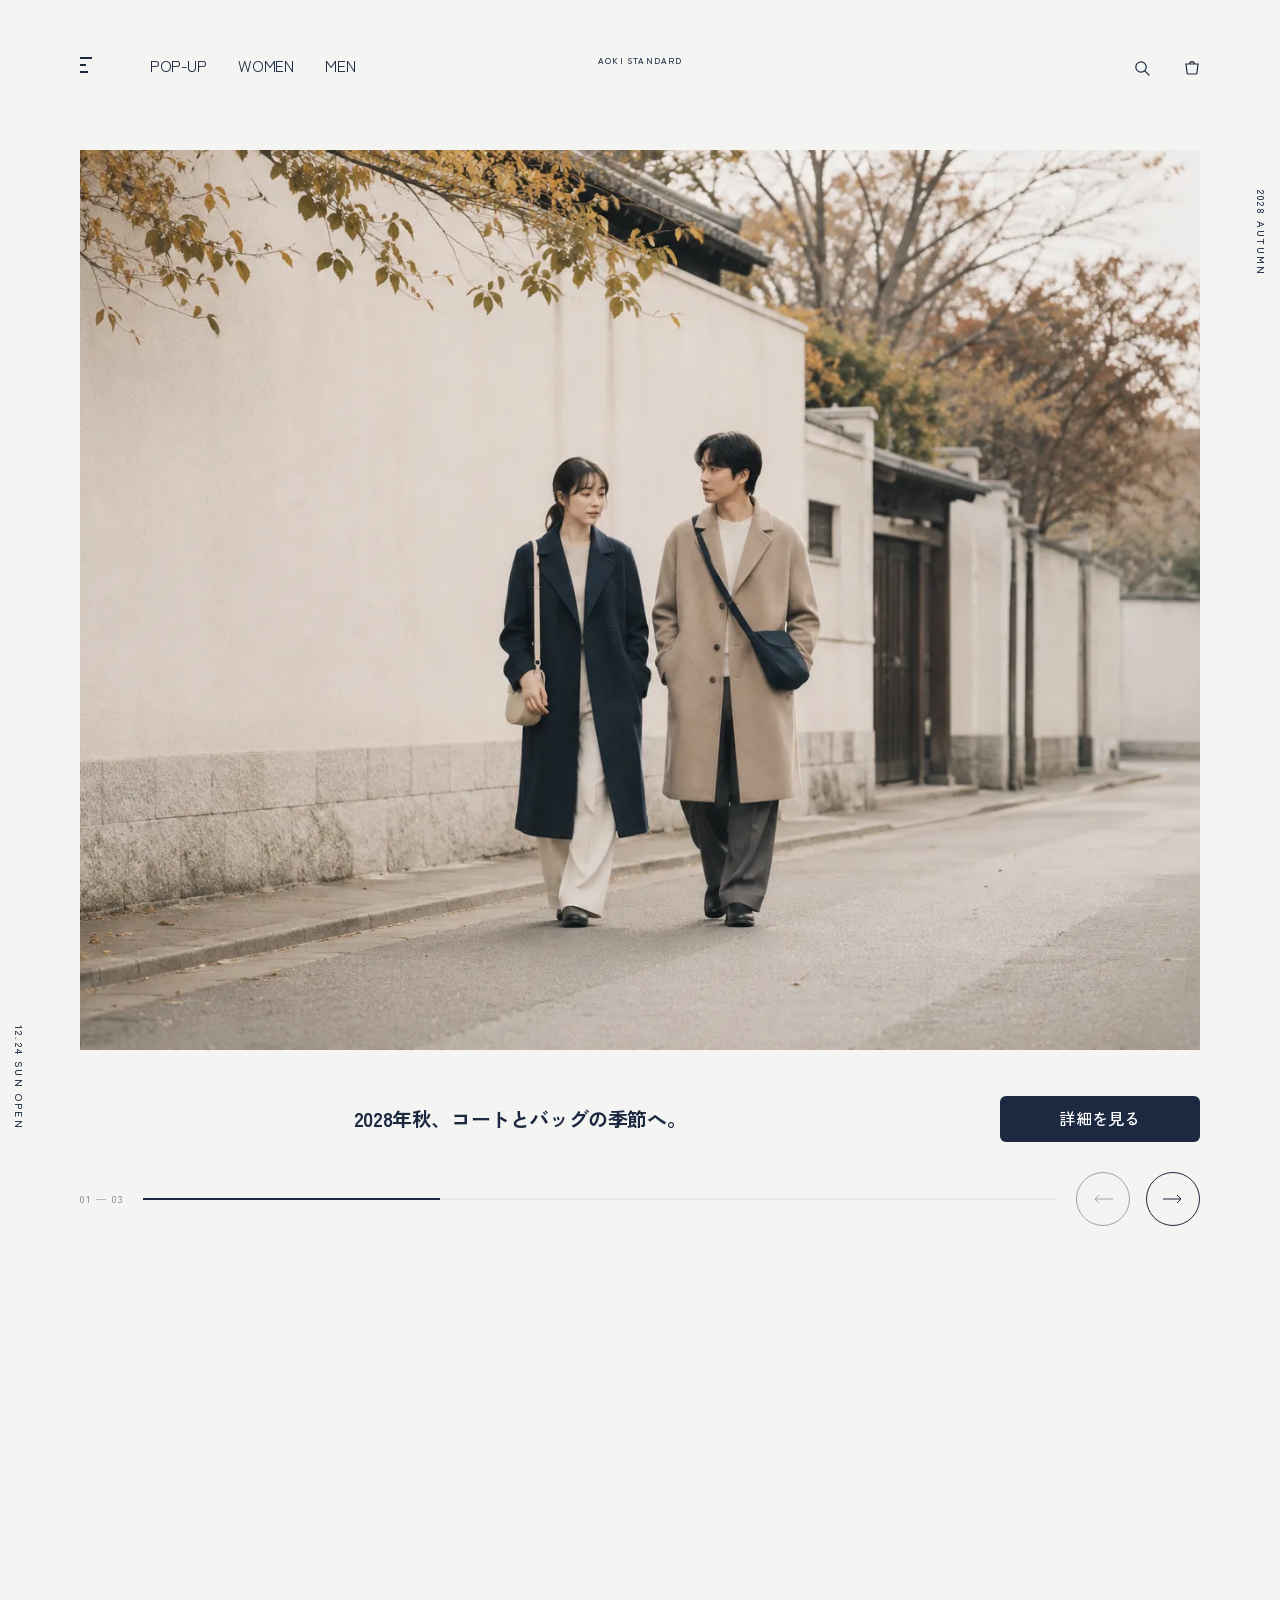
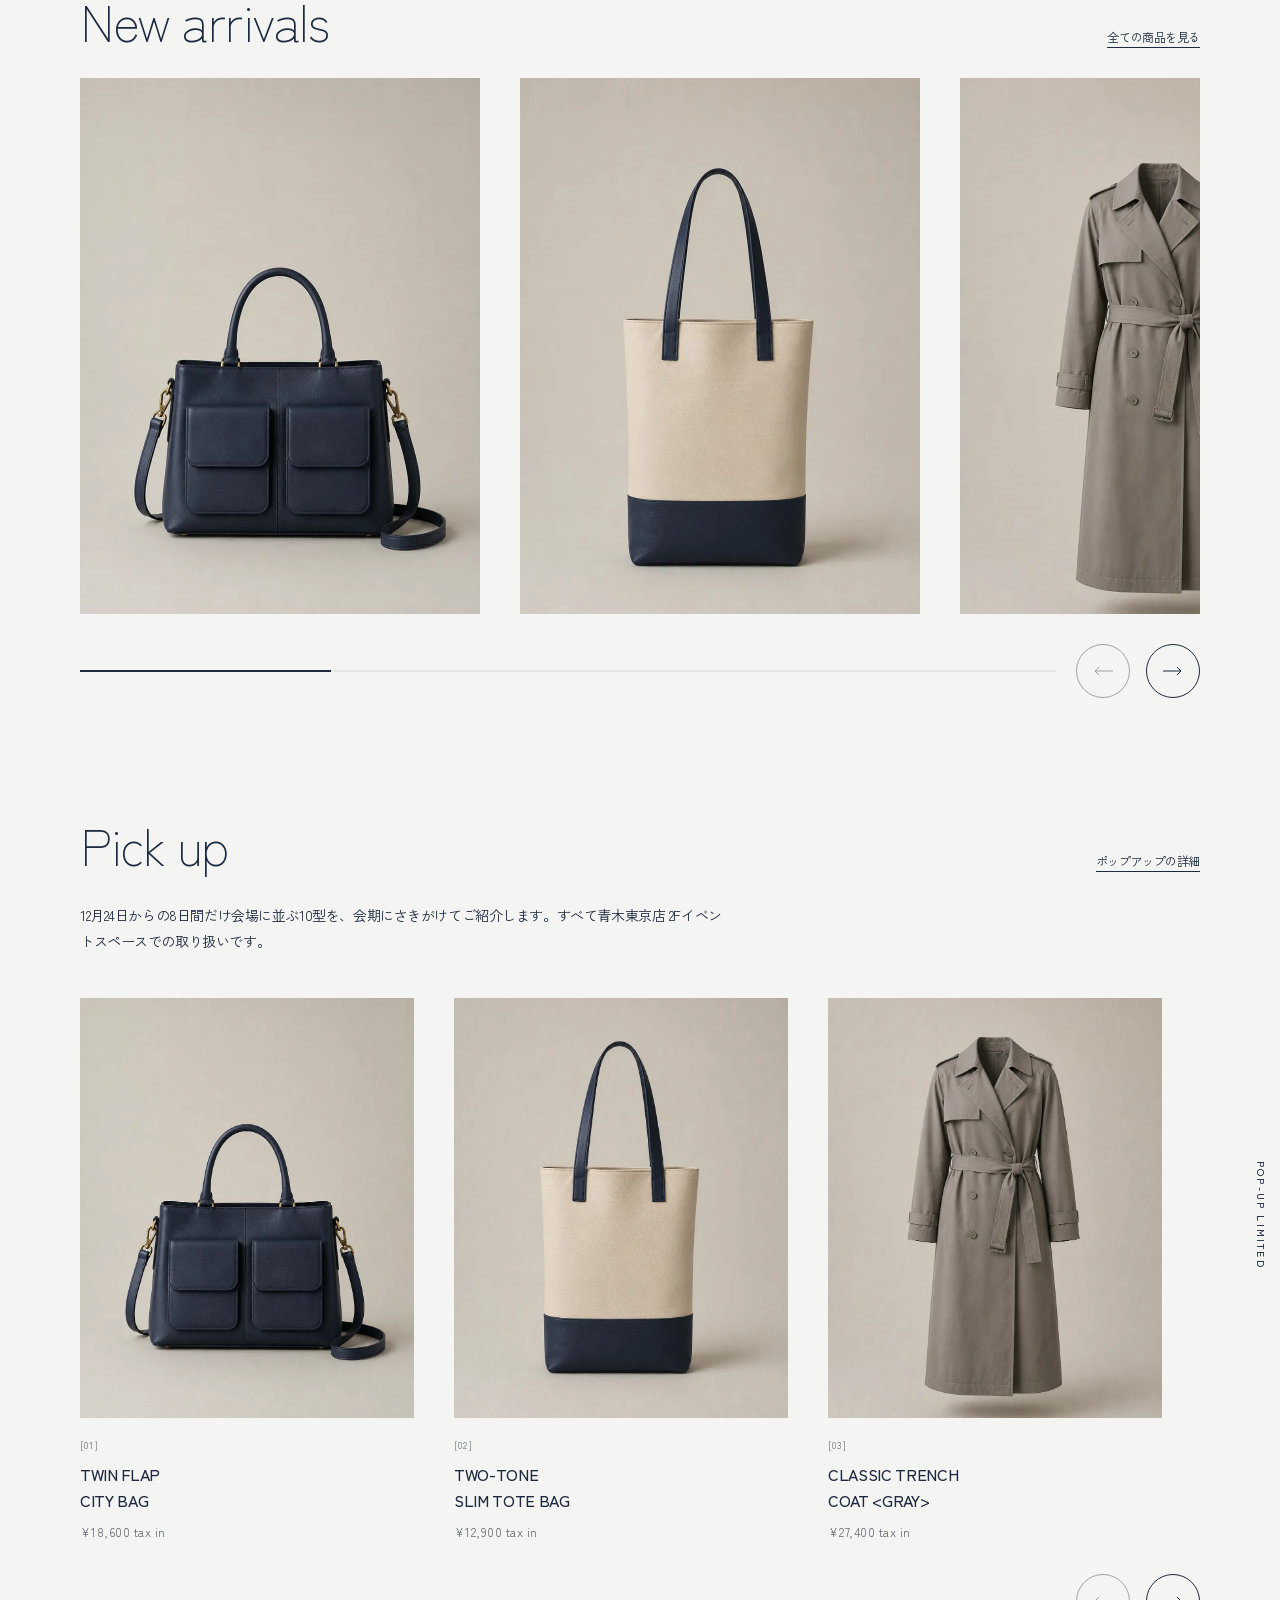
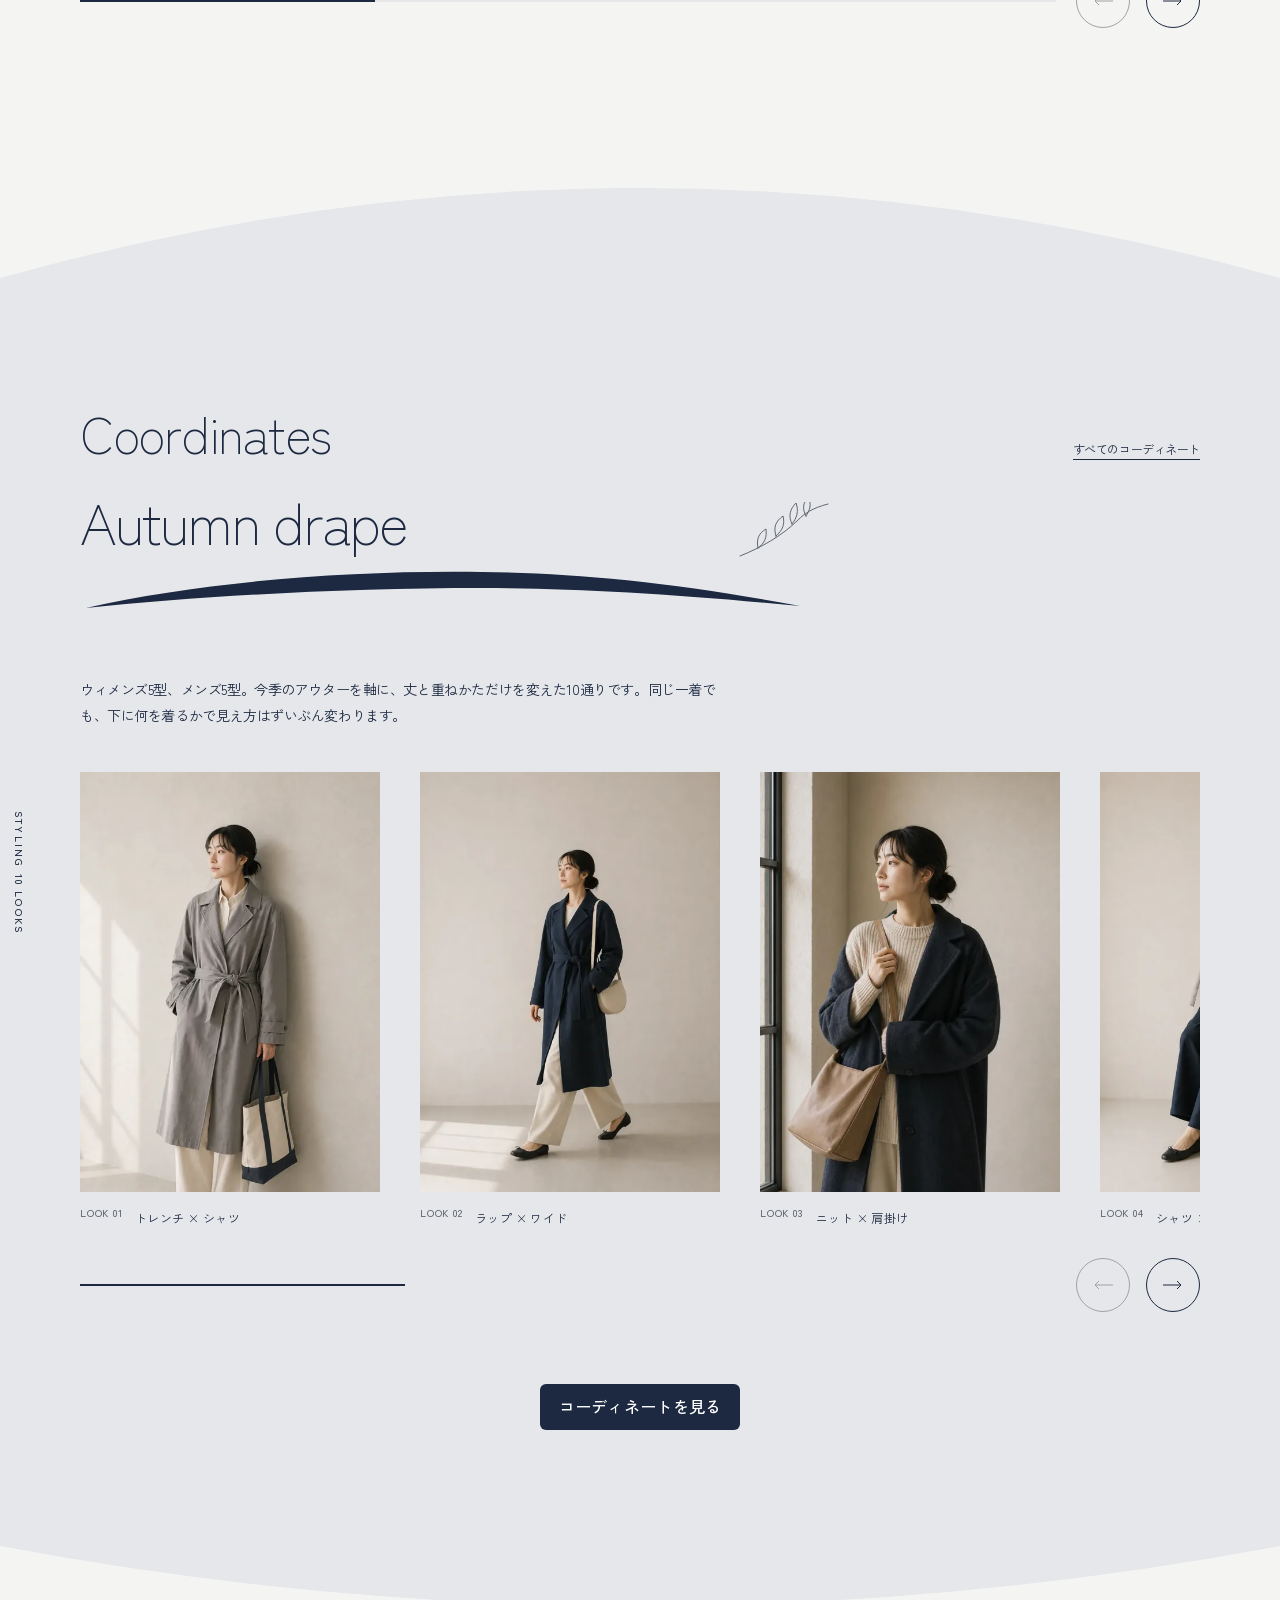
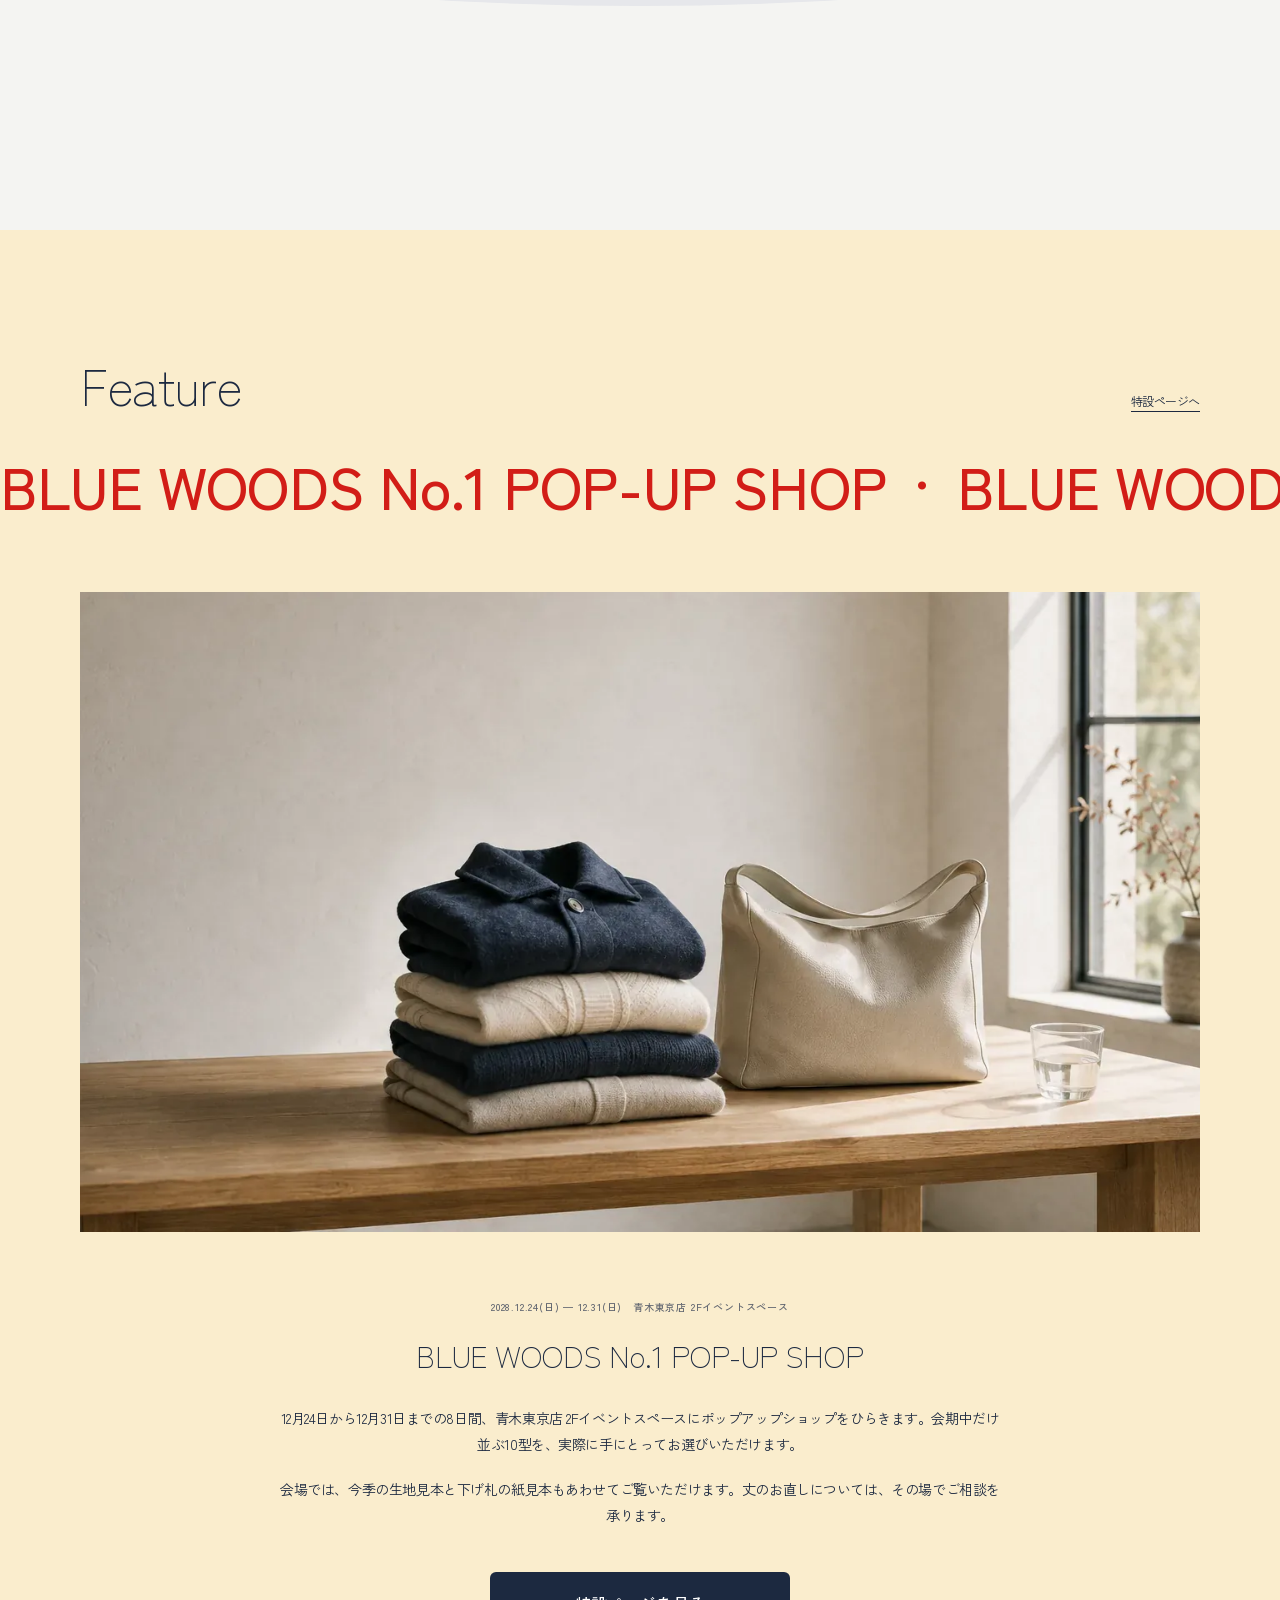
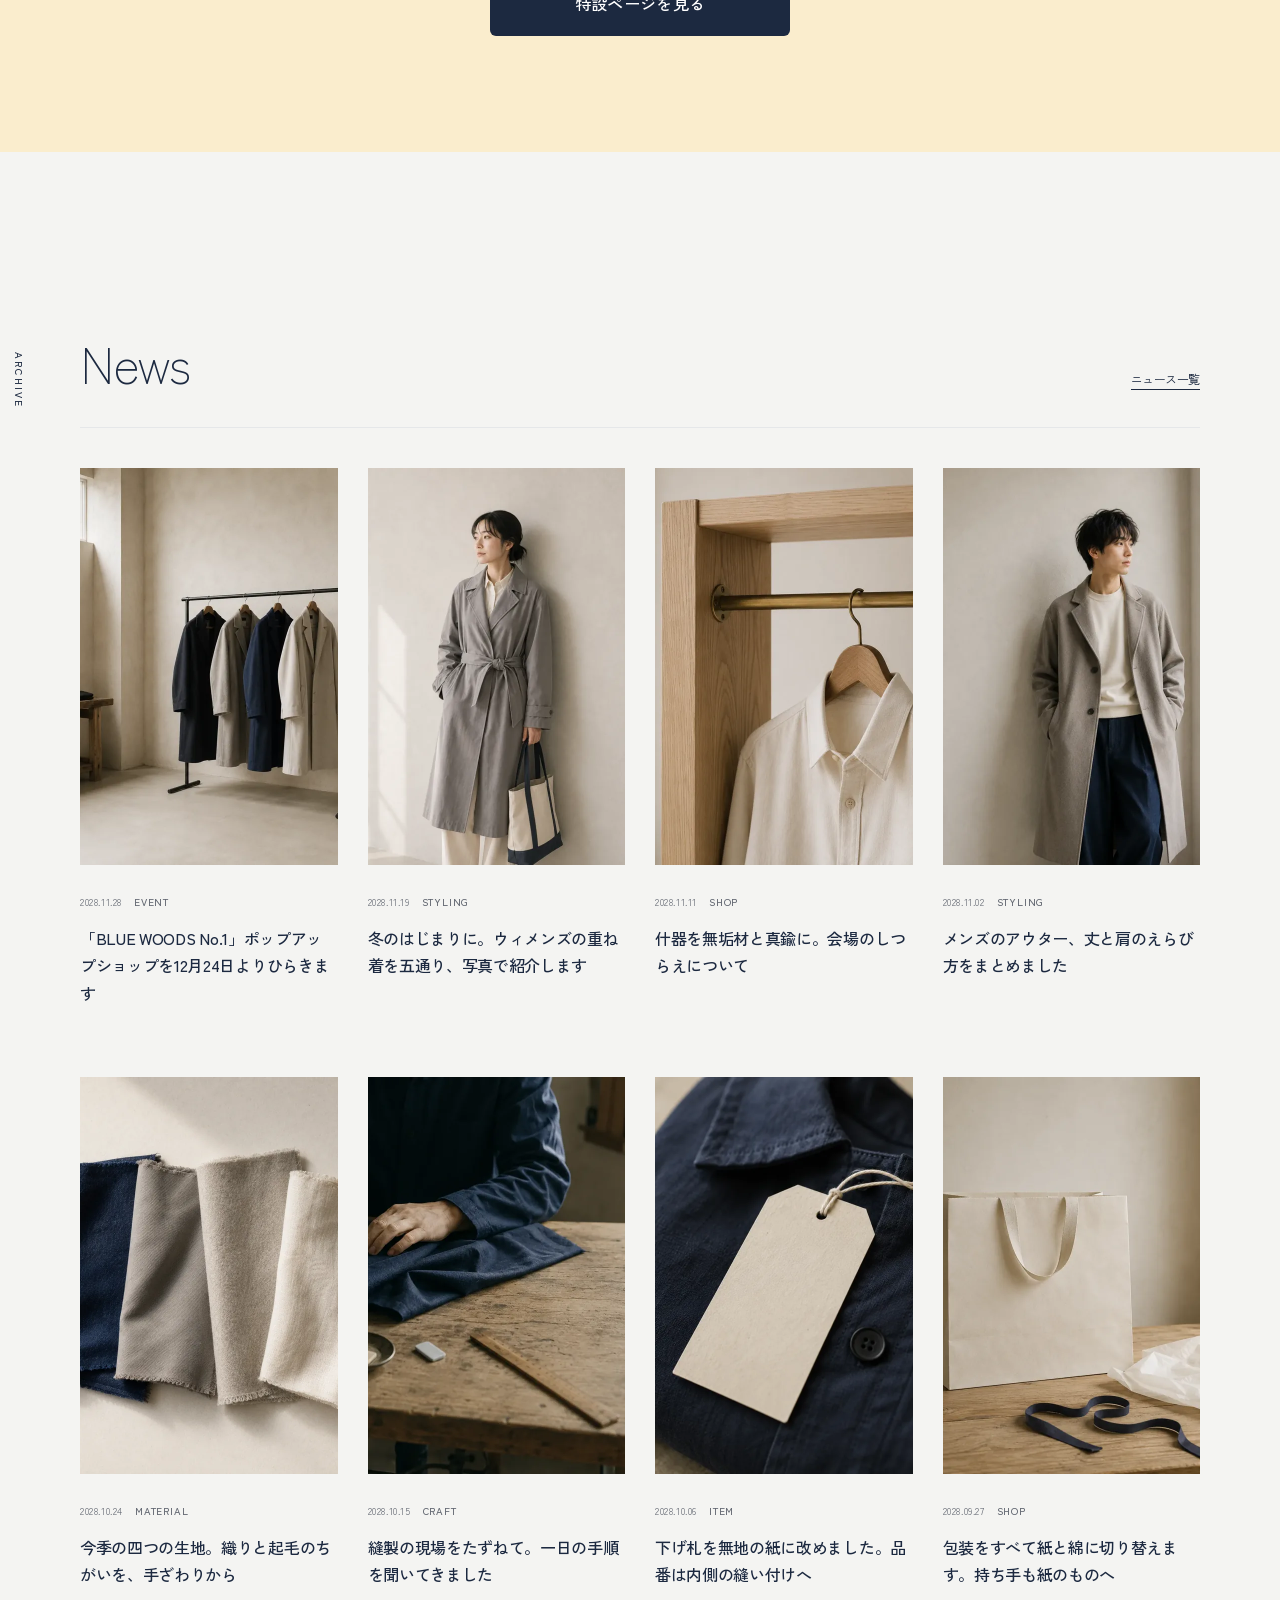
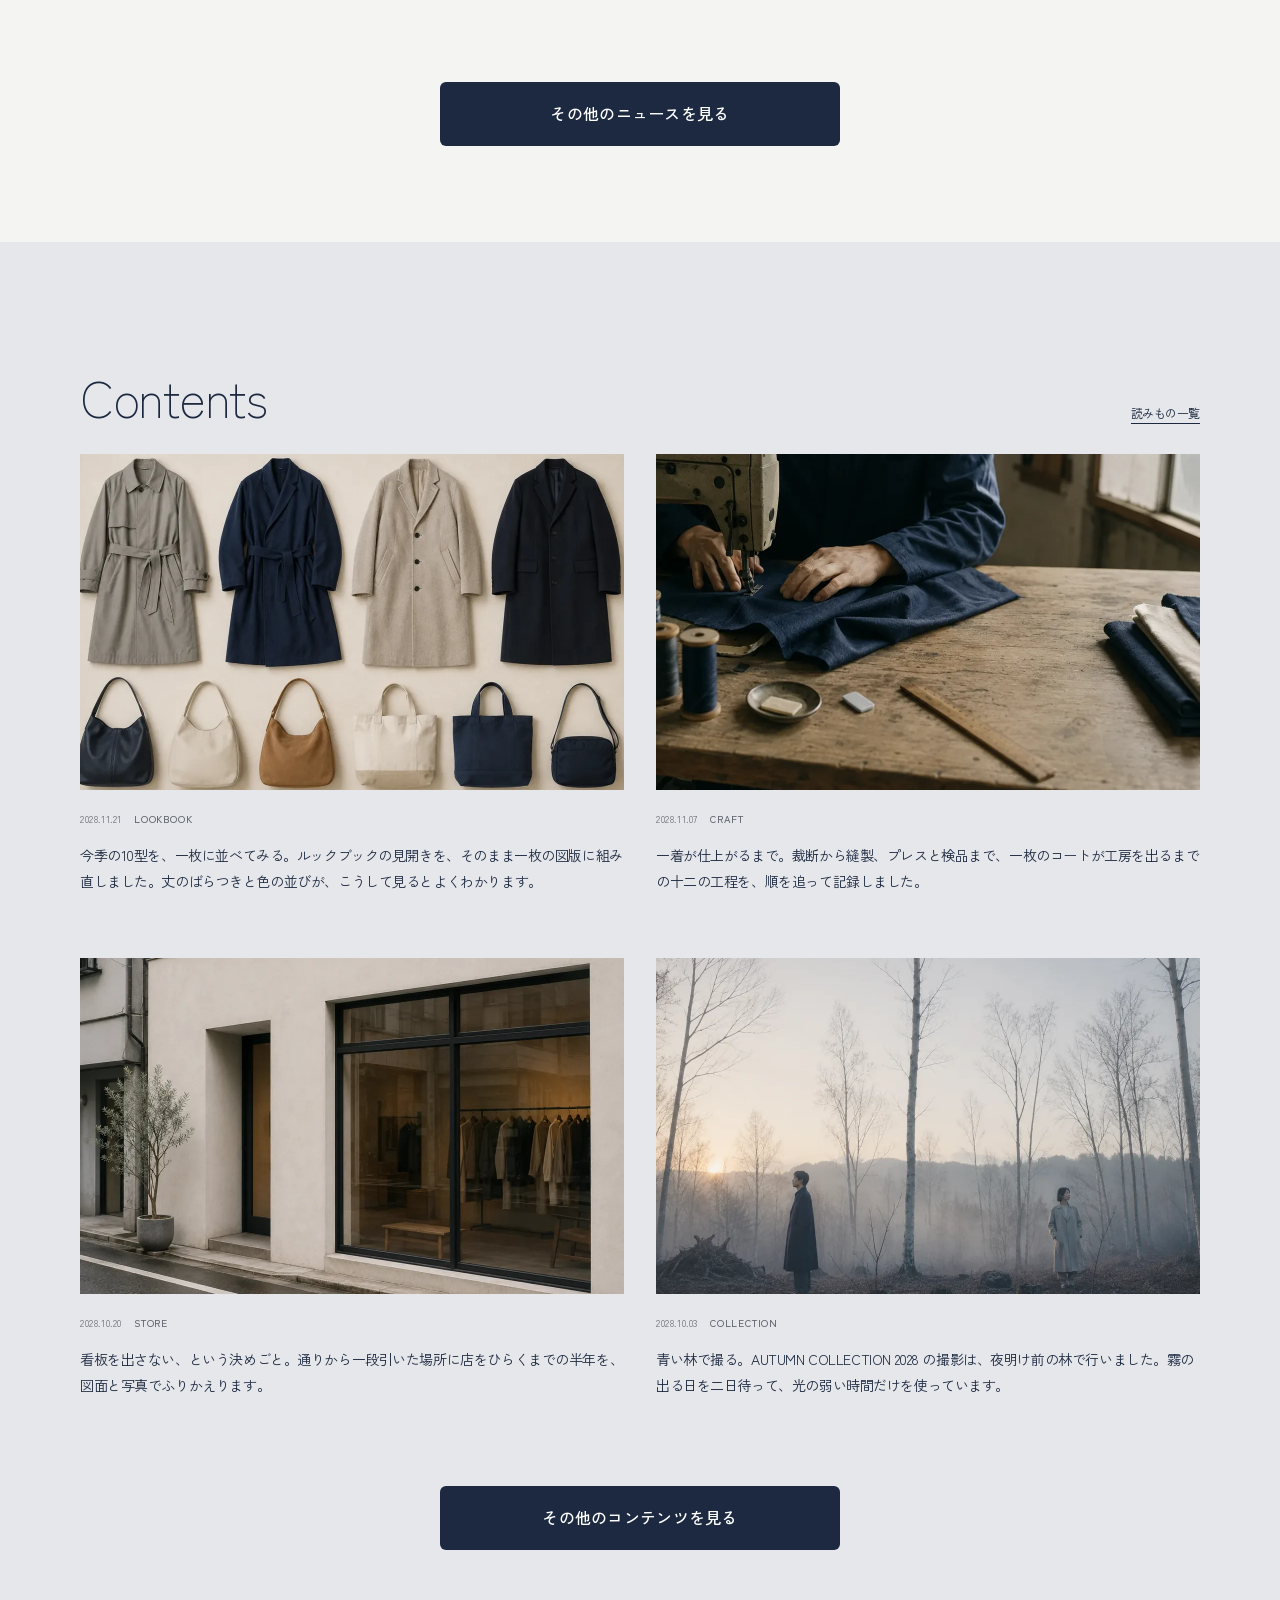
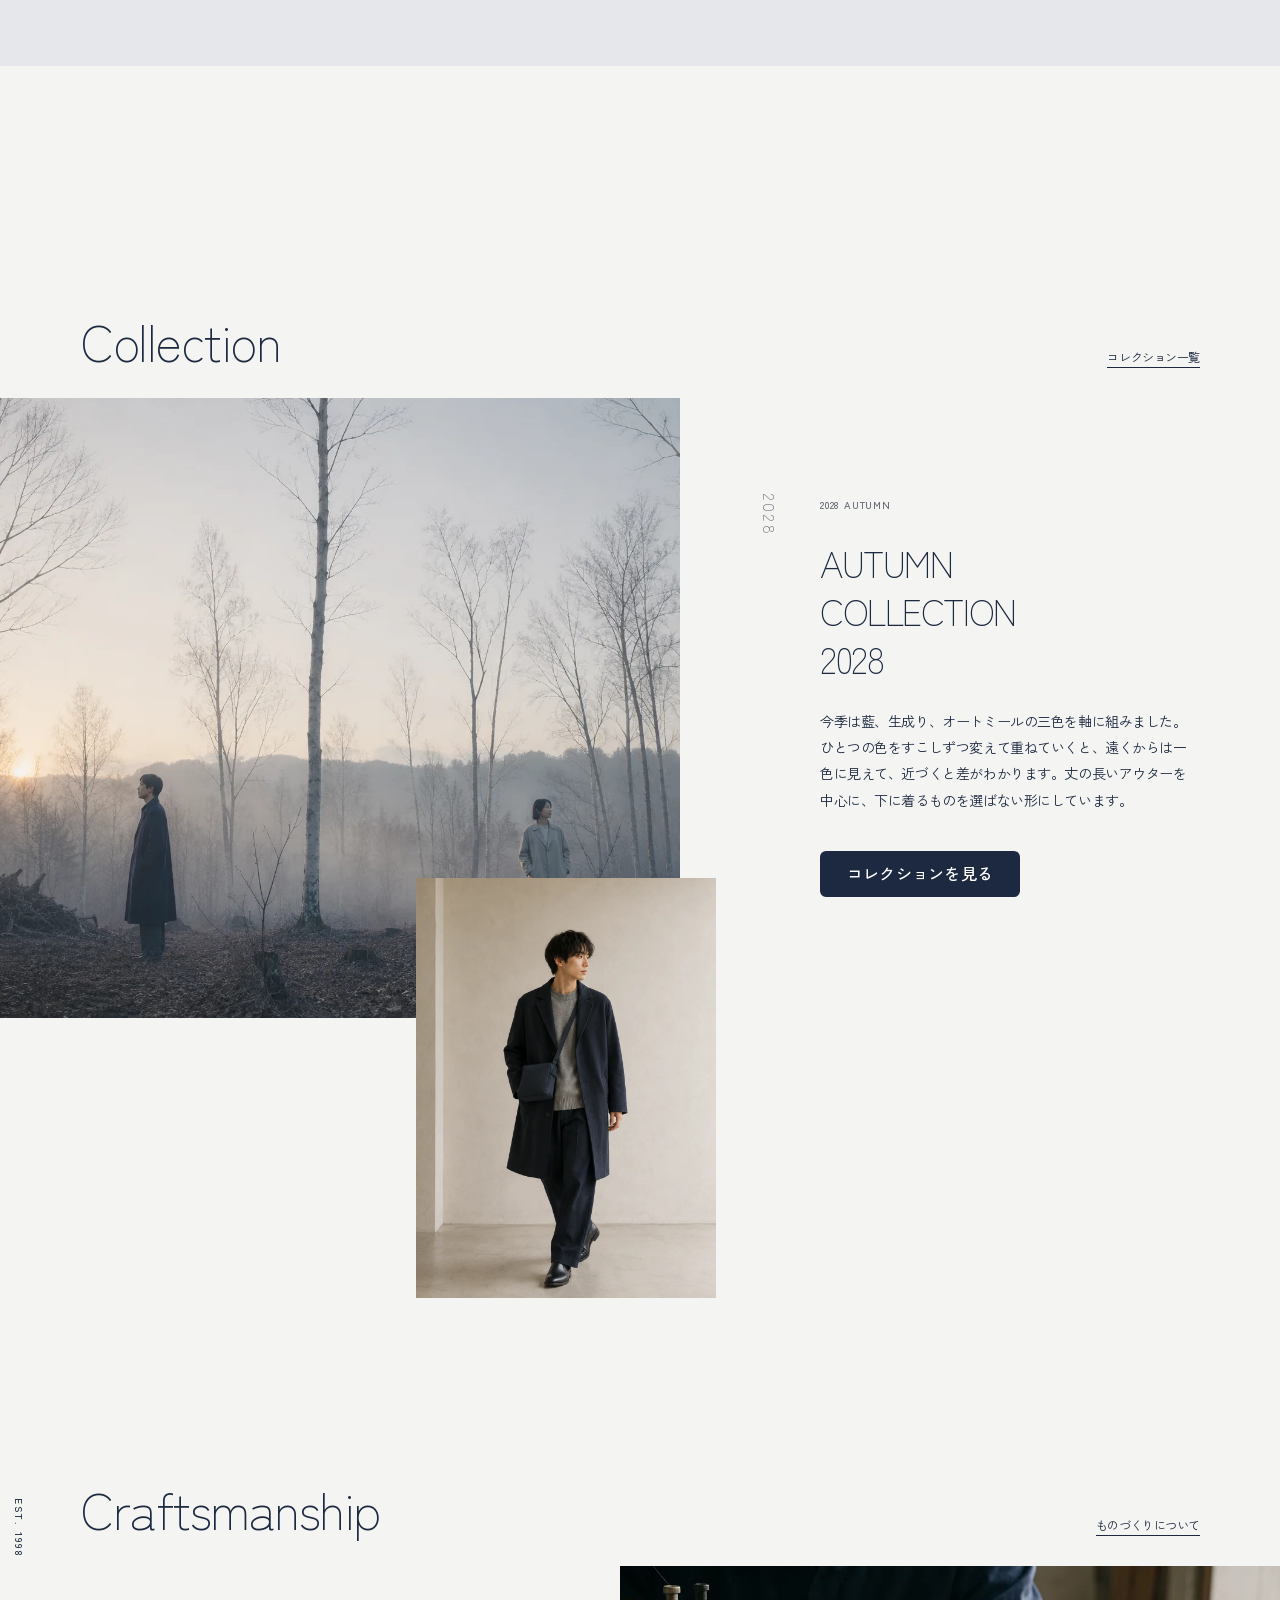
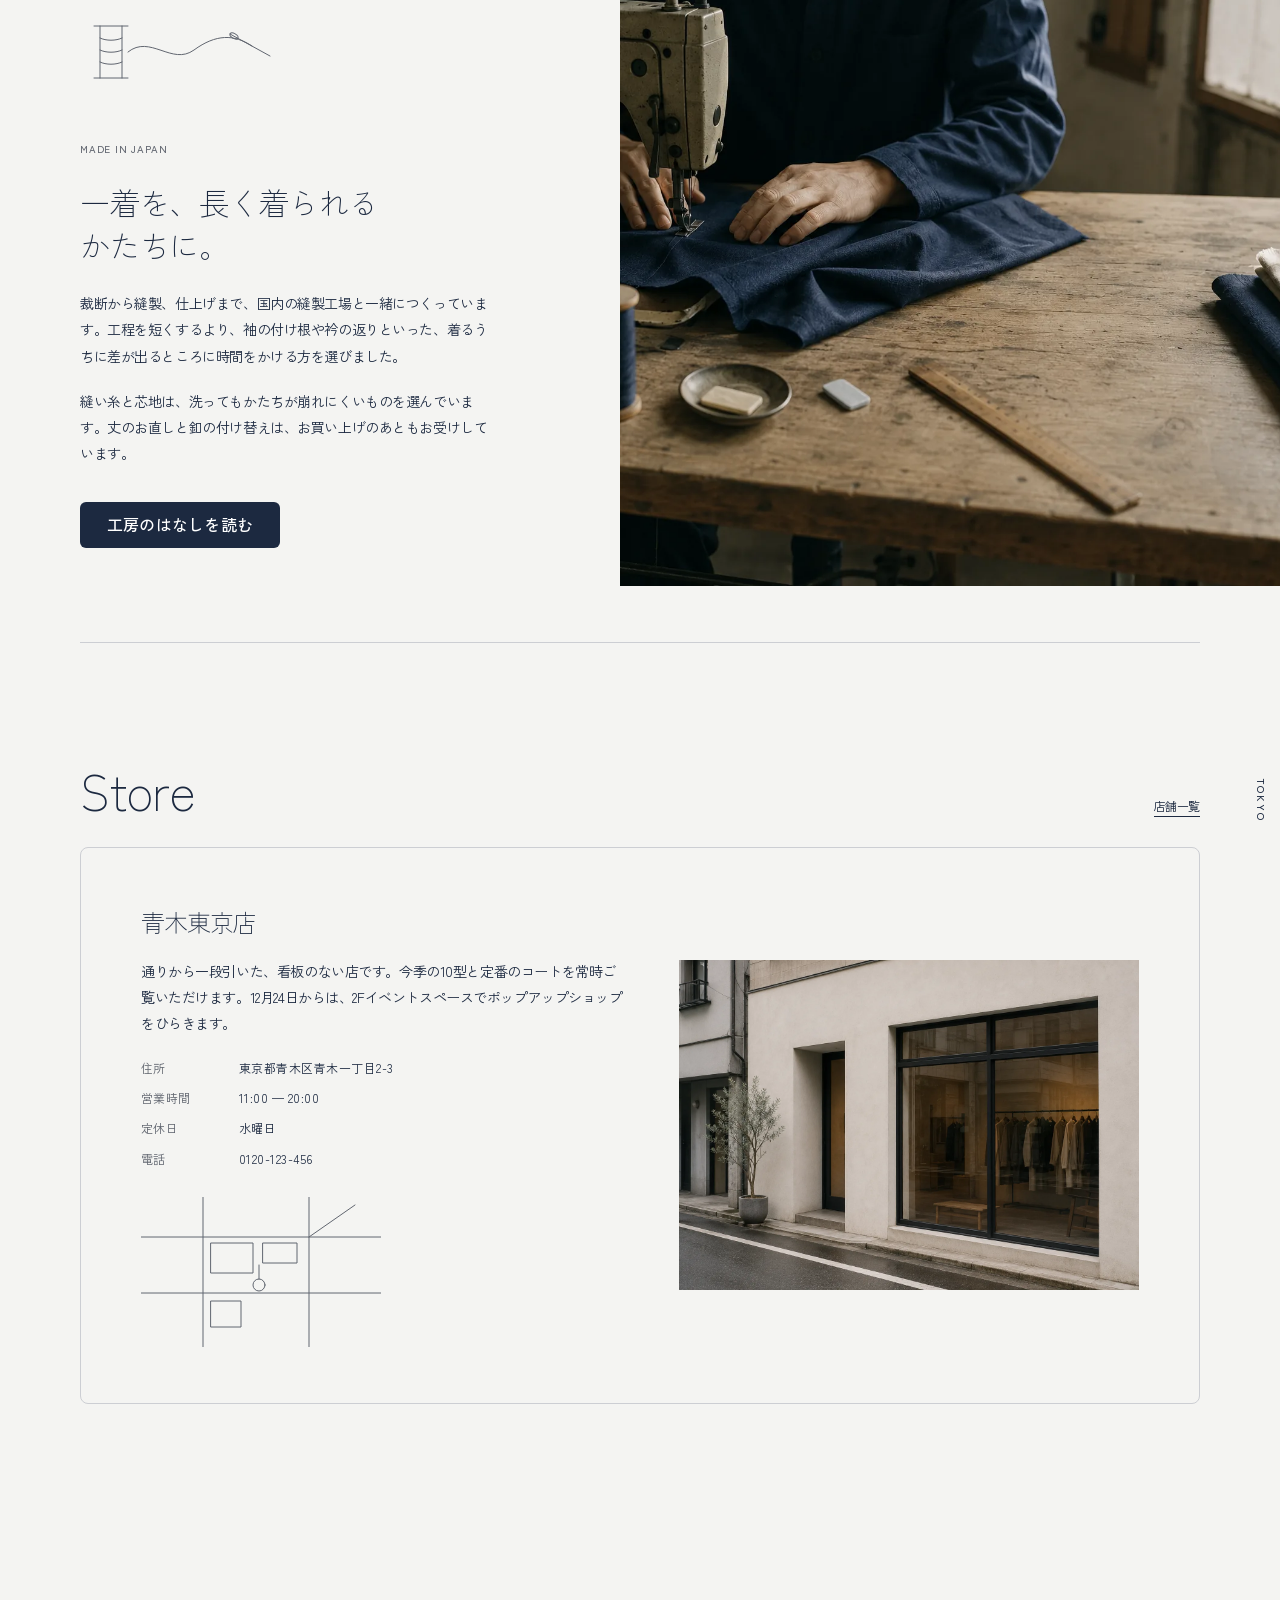
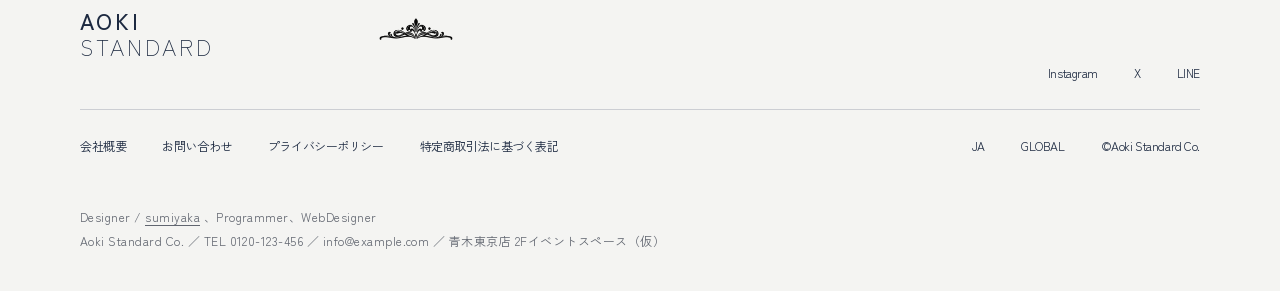
<file: index.html>
<!DOCTYPE html>
<html lang="ja">
<head>
<meta charset="utf-8">
<meta name="viewport" content="width=device-width, initial-scale=1, viewport-fit=cover">

<title>Aoki Standard Co.｜2028 Autumn Collection</title>
<meta name="description" content="コートとバッグを軸に、国内の縫製工場とものづくりを続ける Aoki Standard Co. の公式サイト。2028 Autumn Collection、コーディネート、ポップアップショップ「BLUE WOODS No.1」の情報をご覧いただけます。">
<link rel="canonical" href="https://sumiyakaa.github.io/lp-aoki-standard/">

<meta property="og:type" content="website">
<meta property="og:site_name" content="Aoki Standard Co.">
<meta property="og:title" content="Aoki Standard Co.｜2028 Autumn Collection">
<meta property="og:description" content="コートとバッグを軸に、国内の縫製工場とものづくりを続けるブランドです。2028 Autumn Collection と、12月開催のポップアップショップ「BLUE WOODS No.1」のご案内。">
<meta property="og:url" content="https://sumiyakaa.github.io/lp-aoki-standard/">
<meta property="og:image" content="https://sumiyakaa.github.io/lp-aoki-standard/img/ogp.jpg">
<meta name="twitter:card" content="summary_large_image">

<meta name="theme-color" content="#F4F4F2">
<link rel="icon" href="favicon.svg" type="image/svg+xml">
<link rel="apple-touch-icon" href="apple-touch-icon.png">

<!-- Runs before paint: motion.css only hides things once this lands. -->
<script>document.documentElement.classList.add('js');</script>

<link rel="preconnect" href="https://fonts.googleapis.com">
<link rel="preconnect" href="https://fonts.gstatic.com" crossorigin>
<link rel="stylesheet" href="https://fonts.googleapis.com/css2?family=Zen+Kaku+Gothic+New:wght@300;400;500;700&display=swap">

<link rel="stylesheet" href="css/base.css">
<link rel="stylesheet" href="css/motion.css">
<link rel="stylesheet" href="css/page-index.css">

<script src="js/main.js" defer></script>
<script src="js/reveal.js" defer></script>

<script type="application/ld+json">
{
  "@context": "https://schema.org",
  "@type": "Organization",
  "name": "Aoki Standard Co.",
  "url": "https://sumiyakaa.github.io/lp-aoki-standard/",
  "logo": "https://sumiyakaa.github.io/lp-aoki-standard/img/ogp.jpg",
  "description": "コートとバッグを軸に、国内の縫製工場とものづくりを続ける衣料ブランド。",
  "telephone": "0120-123-456",
  "email": "info@example.com"
}
</script>
</head>

<body data-page="index">
<a class="visually-hidden" href="#main">本文へスキップ</a>

<header class="site-header" id="site-header" data-visible="true" data-scroll="false">
  <div class="site-header__inner">

    <a class="site-header__logo" href="index.html" aria-label="Aoki Standard Co. トップへ">
      <svg viewBox="0 0 168 34" width="168" height="34" aria-hidden="true" focusable="false">
        <text x="0" y="23" font-family="'Zen Kaku Gothic New', sans-serif" font-size="17"
              font-weight="500" letter-spacing="2.4" fill="currentColor">AOKI STANDARD</text>
      </svg>
    </a>

    <div class="site-header__left">
      <button class="menu-button" type="button" aria-label="メニューを開く" aria-expanded="false" aria-controls="site-menu">
        <span></span><span></span><span></span>
      </button>
      <nav aria-label="主要">
        <ul class="site-header__links">
          <li><a href="popup.html">POP-UP</a></li>
          <li><a href="women.html">WOMEN</a></li>
          <li><a href="men.html">MEN</a></li>
        </ul>
      </nav>
    </div>

    <div class="site-header__right">
      <button class="site-header__icon" type="button" aria-label="検索">
        <svg viewBox="0 0 16 16" width="16" height="16" aria-hidden="true" focusable="false">
          <circle cx="7" cy="7" r="5.2" fill="none" stroke="currentColor" stroke-width="1.2"/>
          <path d="M10.8 10.8 15 15" fill="none" stroke="currentColor" stroke-width="1.2" stroke-linecap="round"/>
        </svg>
      </button>
      <button class="site-header__icon" type="button" aria-label="カート（0点）">
        <svg viewBox="0 0 16 16" width="16" height="16" aria-hidden="true" focusable="false">
          <path d="M2 4h12l-1.1 9.2a1 1 0 0 1-1 .8H4.1a1 1 0 0 1-1-.8Z" fill="none" stroke="currentColor" stroke-width="1.2"/>
          <path d="M5.6 4a2.4 2.4 0 0 1 4.8 0" fill="none" stroke="currentColor" stroke-width="1.2"/>
        </svg>
      </button>
    </div>

  </div>
  <nav class="site-menu" id="site-menu" aria-label="メニュー" hidden>
    <ul>
      <li><a href="index.html">TOP</a></li>
      <li><a href="popup.html">POP-UP</a></li>
      <li><a href="women.html">WOMEN</a></li>
      <li><a href="men.html">MEN</a></li>
    </ul>
  </nav>
</header>

<main class="site-main" id="main">

  <!-- ======================================================================
       1 — KEY VISUAL
       Three 1120-square plates, scrolled natively with snap points. The two
       runs of vertical type hang in the page gutter, outside the column —
       the anchor's densest small device, and the reason its margins never
       read as empty.
       ====================================================================== -->
  <section class="section kv" id="keyvisual" aria-labelledby="kv-title">
    <span class="edge-label edge-label--right" aria-hidden="true">2028 AUTUMN</span>
    <span class="edge-label edge-label--left edge-label--low" aria-hidden="true">12.24 SUN OPEN</span>

    <div class="narrow">
      <div class="rail-block" data-rail>
        <div class="rail kv__rail" data-rail-track>

          <article class="kv__slide">
            <figure class="kv__figure">
              <img src="img/kv/kv01.webp" width="1536" height="1024" decoding="async" fetchpriority="high"
                   alt="秋の朝の路地を並んで歩く二人。ロングコートを着たキービジュアル">
            </figure>
            <div class="kv__foot">
              <h1 class="kv__title lead" id="kv-title">2028年秋、<br class="br-sp">コートとバッグの季節へ。</h1>
              <a class="btn" href="popup.html">詳細を見る</a>
            </div>
          </article>

          <article class="kv__slide">
            <figure class="kv__figure">
              <img src="img/kv/kv02.webp" width="1536" height="1024" loading="lazy" decoding="async"
                   alt="窓辺の長机に、たたんだコートとニット、革のバッグを並べた静物のキービジュアル">
            </figure>
            <div class="kv__foot">
              <p class="kv__title lead">今季の10型を、<br class="br-sp">一枚のテーブルの上に。</p>
              <a class="btn" href="popup.html">ラインナップを見る</a>
            </div>
          </article>

          <article class="kv__slide">
            <figure class="kv__figure">
              <img src="img/kv/kv03.webp" width="1536" height="1024" loading="lazy" decoding="async"
                   alt="窓辺の椅子に腰かけ、藍色のロングコートをまとった人物のキービジュアル">
            </figure>
            <div class="kv__foot">
              <p class="kv__title lead">窓辺のひかりと、<br class="br-sp">一枚のロングコート。</p>
              <a class="btn" href="women.html">ウィメンズを見る</a>
            </div>
          </article>

        </div>

        <div class="rail__controls">
          <p class="kv__count" aria-hidden="true">01 — 03</p>
          <div class="rail__progress"><span data-rail-fill style="width:33.33%"></span></div>
          <div class="rail__nav">
            <button class="arrow arrow--prev" type="button" aria-label="前のキービジュアル" aria-disabled="true" data-rail-prev>
              <svg viewBox="0 0 20 10" width="20" height="10" aria-hidden="true" focusable="false">
                <path d="M0 5h18M14 1l4 4-4 4" fill="none" stroke="currentColor" stroke-width="1"/>
              </svg>
            </button>
            <button class="arrow" type="button" aria-label="次のキービジュアル" data-rail-next>
              <svg viewBox="0 0 20 10" width="20" height="10" aria-hidden="true" focusable="false">
                <path d="M0 5h18M14 1l4 4-4 4" fill="none" stroke="currentColor" stroke-width="1"/>
              </svg>
            </button>
          </div>
        </div>
      </div>
    </div>
  </section>


  <!-- ======================================================================
       2 — NEW ARRIVALS
       The anchor's product cards carry no caption at all — base.css hides the
       body for that reason — so the name lives in the alt text instead.
       ====================================================================== -->
  <section class="section section--hero-gap" id="new-arrivals" aria-labelledby="h-new">
    <div class="container">

      <div class="section__head" data-reveal>
        <h2 class="section-title" id="h-new">New arrivals</h2>
        <a class="section__more" href="popup.html">全ての商品を見る</a>
      </div>

      <div class="rail-block" data-rail data-reveal>
        <div class="rail" data-rail-track>

          <article class="card card--product">
            <a href="popup.html">
              <div class="card__media"><img src="img/item/item01-card.webp" width="800" height="1072" loading="lazy" decoding="async" alt="TWIN FLAP CITY BAG"></div>
            </a>
          </article>

          <article class="card card--product">
            <a href="popup.html">
              <div class="card__media"><img src="img/item/item02-card.webp" width="800" height="1072" loading="lazy" decoding="async" alt="TWO-TONE SLIM TOTE BAG"></div>
            </a>
          </article>

          <article class="card card--product">
            <a href="popup.html">
              <div class="card__media"><img src="img/item/item03-card.webp" width="800" height="1072" loading="lazy" decoding="async" alt="CLASSIC TRENCH COAT &lt;GRAY&gt;"></div>
            </a>
          </article>

          <article class="card card--product">
            <a href="popup.html">
              <div class="card__media"><img src="img/item/item04-card.webp" width="800" height="1072" loading="lazy" decoding="async" alt="CURVE MINI SHOULDER BAG"></div>
            </a>
          </article>

          <article class="card card--product">
            <a href="popup.html">
              <div class="card__media"><img src="img/item/item05-card.webp" width="800" height="1072" loading="lazy" decoding="async" alt="SOFT BELT LONG COAT &lt;BLUE&gt;"></div>
            </a>
          </article>

          <article class="card card--product">
            <a href="popup.html">
              <div class="card__media"><img src="img/item/item06-card.webp" width="800" height="1072" loading="lazy" decoding="async" alt="SINGLE OVER COAT"></div>
            </a>
          </article>

          <article class="card card--product">
            <a href="popup.html">
              <div class="card__media"><img src="img/item/item07-card.webp" width="800" height="1072" loading="lazy" decoding="async" alt="TAILORED WOOL COAT"></div>
            </a>
          </article>

          <article class="card card--product">
            <a href="popup.html">
              <div class="card__media"><img src="img/item/item08-card.webp" width="800" height="1072" loading="lazy" decoding="async" alt="SOFT LEATHER BAG"></div>
            </a>
          </article>

          <article class="card card--product">
            <a href="popup.html">
              <div class="card__media"><img src="img/item/item09-card.webp" width="800" height="1072" loading="lazy" decoding="async" alt="2WAY NYLON CROSS BAG"></div>
            </a>
          </article>

          <article class="card card--product">
            <a href="popup.html">
              <div class="card__media"><img src="img/item/item10-card.webp" width="800" height="1072" loading="lazy" decoding="async" alt="FRONT POCKET SHOULDER BAG"></div>
            </a>
          </article>

        </div>

        <div class="rail__controls">
          <div class="rail__progress"><span data-rail-fill style="width:31%"></span></div>
          <div class="rail__nav">
            <button class="arrow arrow--prev" type="button" aria-label="前の商品へ" aria-disabled="true" data-rail-prev>
              <svg viewBox="0 0 20 10" width="20" height="10" aria-hidden="true" focusable="false">
                <path d="M0 5h18M14 1l4 4-4 4" fill="none" stroke="currentColor" stroke-width="1"/>
              </svg>
            </button>
            <button class="arrow" type="button" aria-label="次の商品へ" data-rail-next>
              <svg viewBox="0 0 20 10" width="20" height="10" aria-hidden="true" focusable="false">
                <path d="M0 5h18M14 1l4 4-4 4" fill="none" stroke="currentColor" stroke-width="1"/>
              </svg>
            </button>
          </div>
        </div>
      </div>

    </div>
  </section>


  <!-- ======================================================================
       3 — PICK UP
       Same idea, deliberately not the same module: narrower slides, a shorter
       plate, and the name and price carried on the card.
       ====================================================================== -->
  <section class="section section--tight" id="pick-up" aria-labelledby="h-pick">
    <span class="edge-label edge-label--right edge-label--out edge-label--mid" aria-hidden="true">POP-UP LIMITED</span>
    <div class="container">

      <div class="section__head" data-reveal>
        <h2 class="section-title" id="h-pick">Pick up</h2>
        <a class="section__more" href="popup.html">ポップアップの詳細</a>
      </div>

      <p class="standfirst" data-reveal>12月24日からの8日間だけ会場に並ぶ10型を、会期にさきがけてご紹介します。すべて青木東京店 2Fイベントスペースでの取り扱いです。</p>

      <div class="rail-block" data-rail data-reveal>
        <div class="rail rail--pickup" data-rail-track>

          <article class="card card--product card--priced">
            <a href="popup.html">
              <div class="card__media"><img src="img/item/item01.webp" width="1024" height="1536" loading="lazy" decoding="async" alt="藍色のレザーで仕立てた、二連フラップのハンドバッグ"></div>
              <div class="card__body">
                <p class="card__no">[01]</p>
                <h3 class="h-card card__title">TWIN FLAP<br>CITY BAG</h3>
                <p class="card__price">&yen;18,600 tax in</p>
              </div>
            </a>
          </article>

          <article class="card card--product card--priced">
            <a href="popup.html">
              <div class="card__media"><img src="img/item/item02.webp" width="1024" height="1536" loading="lazy" decoding="async" alt="生成りと藍の二色で組んだ、細身のトートバッグ"></div>
              <div class="card__body">
                <p class="card__no">[02]</p>
                <h3 class="h-card card__title">TWO-TONE<br>SLIM TOTE BAG</h3>
                <p class="card__price">&yen;12,900 tax in</p>
              </div>
            </a>
          </article>

          <article class="card card--product card--priced">
            <a href="popup.html">
              <div class="card__media"><img src="img/item/item03.webp" width="1024" height="1536" loading="lazy" decoding="async" alt="ウォームグレーのギャバジンで仕立てたトレンチコート"></div>
              <div class="card__body">
                <p class="card__no">[03]</p>
                <h3 class="h-card card__title">CLASSIC TRENCH<br>COAT &lt;GRAY&gt;</h3>
                <p class="card__price">&yen;27,400 tax in</p>
              </div>
            </a>
          </article>

          <article class="card card--product card--priced">
            <a href="popup.html">
              <div class="card__media"><img src="img/item/item04.webp" width="1024" height="1536" loading="lazy" decoding="async" alt="裾を曲線で切り替えた、生成りの小さなショルダーバッグ"></div>
              <div class="card__body">
                <p class="card__no">[04]</p>
                <h3 class="h-card card__title">CURVE MINI<br>SHOULDER BAG</h3>
                <p class="card__price">&yen;16,800 tax in</p>
              </div>
            </a>
          </article>

          <article class="card card--product card--priced">
            <a href="popup.html">
              <div class="card__media"><img src="img/item/item05.webp" width="1024" height="1536" loading="lazy" decoding="async" alt="共布のベルトを結ぶ、藍色のロングコート"></div>
              <div class="card__body">
                <p class="card__no">[05]</p>
                <h3 class="h-card card__title">SOFT BELT LONG<br>COAT &lt;BLUE&gt;</h3>
                <p class="card__price">&yen;24,700 tax in</p>
              </div>
            </a>
          </article>

          <article class="card card--product card--priced">
            <a href="popup.html">
              <div class="card__media"><img src="img/item/item06.webp" width="1024" height="1536" loading="lazy" decoding="async" alt="オートミール色のメルトンで仕立てた、大きめのシングルコート"></div>
              <div class="card__body">
                <p class="card__no">[06]</p>
                <h3 class="h-card card__title">SINGLE<br>OVER COAT</h3>
                <p class="card__price">&yen;29,300 tax in</p>
              </div>
            </a>
          </article>

          <article class="card card--product card--priced">
            <a href="popup.html">
              <div class="card__media"><img src="img/item/item07.webp" width="1024" height="1536" loading="lazy" decoding="async" alt="濃紺のウールで仕立てた、膝丈のテーラードコート"></div>
              <div class="card__body">
                <p class="card__no">[07]</p>
                <h3 class="h-card card__title">TAILORED<br>WOOL COAT</h3>
                <p class="card__price">&yen;22,800 tax in</p>
              </div>
            </a>
          </article>

          <article class="card card--product card--priced">
            <a href="popup.html">
              <div class="card__media"><img src="img/item/item08.webp" width="1024" height="1536" loading="lazy" decoding="async" alt="やわらかく落ちる、キャメルの革のショルダーバッグ"></div>
              <div class="card__body">
                <p class="card__no">[08]</p>
                <h3 class="h-card card__title">SOFT<br>LEATHER BAG</h3>
                <p class="card__price">&yen;11,600 tax in</p>
              </div>
            </a>
          </article>

          <article class="card card--product card--priced">
            <a href="popup.html">
              <div class="card__media"><img src="img/item/item09.webp" width="1024" height="1536" loading="lazy" decoding="async" alt="濃紺のナイロンで組んだ、手持ちと斜め掛けの二通りで使う小さなバッグ"></div>
              <div class="card__body">
                <p class="card__no">[09]</p>
                <h3 class="h-card card__title">2WAY NYLON<br>CROSS BAG</h3>
                <p class="card__price">&yen;19,200 tax in</p>
              </div>
            </a>
          </article>

          <article class="card card--product card--priced">
            <a href="popup.html">
              <div class="card__media"><img src="img/item/item10.webp" width="1024" height="1536" loading="lazy" decoding="async" alt="前面に大きなポケットをつけた、グレージュのスエードのショルダーバッグ"></div>
              <div class="card__body">
                <p class="card__no">[10]</p>
                <h3 class="h-card card__title">FRONT POCKET<br>SHOULDER BAG</h3>
                <p class="card__price">&yen;14,500 tax in</p>
              </div>
            </a>
          </article>

        </div>

        <div class="rail__controls">
          <div class="rail__progress"><span data-rail-fill style="width:26%"></span></div>
          <div class="rail__nav">
            <button class="arrow arrow--prev" type="button" aria-label="前の商品へ" aria-disabled="true" data-rail-prev>
              <svg viewBox="0 0 20 10" width="20" height="10" aria-hidden="true" focusable="false">
                <path d="M0 5h18M14 1l4 4-4 4" fill="none" stroke="currentColor" stroke-width="1"/>
              </svg>
            </button>
            <button class="arrow" type="button" aria-label="次の商品へ" data-rail-next>
              <svg viewBox="0 0 20 10" width="20" height="10" aria-hidden="true" focusable="false">
                <path d="M0 5h18M14 1l4 4-4 4" fill="none" stroke="currentColor" stroke-width="1"/>
              </svg>
            </button>
          </div>
        </div>
      </div>

    </div>
  </section>


  <!-- ======================================================================
       4 — COORDINATES
       The band that arrives and leaves on an arc. Its seasonal title is drawn
       rather than set: a tapered ink stroke and a small sprig, both SVG.
       ====================================================================== -->
  <section class="section" id="coordinates" aria-labelledby="h-coord">
    <span class="edge-label edge-label--left edge-label--out edge-label--mid" aria-hidden="true">STYLING 10 LOOKS</span>

    <svg class="band__cap band__cap--top" viewBox="0 0 1440 90" preserveAspectRatio="none" aria-hidden="true" focusable="false">
      <path d="M0 90 Q720 -90 1440 90 Z" fill="currentColor"/>
    </svg>

    <div class="band__body on-alt">
      <div class="container">

        <div class="section__head" data-reveal>
          <h2 class="section-title" id="h-coord">Coordinates</h2>
          <a class="section__more" href="women.html">すべてのコーディネート</a>
        </div>

        <div class="coord__mark" data-reveal>
          <p class="coord__word">Autumn drape</p>
          <svg class="coord__stroke" viewBox="0 0 726 58" width="726" height="58" aria-hidden="true" focusable="false">
            <path d="M6 46C120 20 268 8 402 10c92 1 190 10 318 34-124-12-224-18-318-18-136 0-282 8-396 20Z" fill="currentColor"/>
          </svg>
          <svg class="coord__sprig linework" viewBox="0 0 96 60" width="96" height="60" aria-hidden="true" focusable="false">
            <path d="M4 54C24 46 46 34 62 18c6-6 14-12 30-16"/>
            <path d="M22 46c-2-9 1-15 8-19 1 8-1 14-8 19Z"/>
            <path d="M40 34c-3-9 0-15 7-20 2 8 0 14-7 20Z"/>
            <path d="M56 22c-4-8-2-15 4-21 3 8 1 15-4 21Z"/>
            <path d="M70 14c-4-7-3-13 2-19 4 7 2 13-2 19Z"/>
          </svg>
        </div>

        <p class="standfirst" data-reveal>ウィメンズ5型、メンズ5型。今季のアウターを軸に、丈と重ねかただけを変えた10通りです。同じ一着でも、下に何を着るかで見え方はずいぶん変わります。</p>

        <div class="rail-block" data-rail data-reveal>
          <div class="rail rail--looks" data-rail-track>

            <article class="look">
              <div class="look__media"><img src="img/style/style-w01-crop.webp" width="520" height="780" loading="lazy" decoding="async" alt="トレンチコートを腰で結び、生成りのシャツを合わせたウィメンズのコーディネート"></div>
              <div class="look__cap"><span class="label">LOOK 01</span><span class="body-sm">トレンチ × シャツ</span></div>
            </article>

            <article class="look">
              <div class="look__media"><img src="img/style/style-w02-crop.webp" width="520" height="780" loading="lazy" decoding="async" alt="藍色のラップコートに生成りのワイドパンツを合わせたウィメンズのコーディネート"></div>
              <div class="look__cap"><span class="label">LOOK 02</span><span class="body-sm">ラップ × ワイド</span></div>
            </article>

            <article class="look">
              <div class="look__media"><img src="img/style/style-w03-crop.webp" width="520" height="780" loading="lazy" decoding="async" alt="オートミールのニットに濃紺のテーラードコートを肩から掛けたウィメンズのコーディネート"></div>
              <div class="look__cap"><span class="label">LOOK 03</span><span class="body-sm">ニット × 肩掛け</span></div>
            </article>

            <article class="look">
              <div class="look__media"><img src="img/style/style-w04-crop.webp" width="520" height="780" loading="lazy" decoding="async" alt="大きめのシャツにワイドパンツを合わせ、コートを羽織ったウィメンズのコーディネート"></div>
              <div class="look__cap"><span class="label">LOOK 04</span><span class="body-sm">シャツ × コート</span></div>
            </article>

            <article class="look">
              <div class="look__media"><img src="img/style/style-w05-crop.webp" width="520" height="780" loading="lazy" decoding="async" alt="藍色のラップコートに生成りのニットを合わせたウィメンズのコーディネート"></div>
              <div class="look__cap"><span class="label">LOOK 05</span><span class="body-sm">ラップ × ニット</span></div>
            </article>

            <article class="look">
              <div class="look__media"><img src="img/style/style-m01-crop.webp" width="520" height="780" loading="lazy" decoding="async" alt="オートミールのオーバーコートにワイドパンツを合わせたメンズのコーディネート"></div>
              <div class="look__cap"><span class="label">LOOK 06</span><span class="body-sm">オーバー × ワイド</span></div>
            </article>

            <article class="look">
              <div class="look__media"><img src="img/style/style-m02-crop.webp" width="520" height="780" loading="lazy" decoding="async" alt="濃紺のテーラードコートにグレーのニットを合わせたメンズのコーディネート"></div>
              <div class="look__cap"><span class="label">LOOK 07</span><span class="body-sm">テーラード × ニット</span></div>
            </article>

            <article class="look">
              <div class="look__media"><img src="img/style/style-m03-crop.webp" width="520" height="780" loading="lazy" decoding="async" alt="藍色のシャツの上にオートミールのウールコートを羽織ったメンズのコーディネート"></div>
              <div class="look__cap"><span class="label">LOOK 08</span><span class="body-sm">シャツ × ウール</span></div>
            </article>

            <article class="look">
              <div class="look__media"><img src="img/style/style-m04-crop.webp" width="520" height="780" loading="lazy" decoding="async" alt="生成りの厚手シャツにチャコールのパンツを合わせたメンズのコーディネート"></div>
              <div class="look__cap"><span class="label">LOOK 09</span><span class="body-sm">厚手シャツ × 無地</span></div>
            </article>

            <article class="look">
              <div class="look__media"><img src="img/style/style-m05-crop.webp" width="520" height="780" loading="lazy" decoding="async" alt="濃紺のテーラードコートに生成りのタートルネックを合わせたメンズのコーディネート"></div>
              <div class="look__cap"><span class="label">LOOK 10</span><span class="body-sm">テーラード × タートル</span></div>
            </article>

          </div>

          <div class="rail__controls">
            <div class="rail__progress"><span data-rail-fill style="width:29%"></span></div>
            <div class="rail__nav">
              <button class="arrow arrow--prev" type="button" aria-label="前のコーディネートへ" aria-disabled="true" data-rail-prev>
                <svg viewBox="0 0 20 10" width="20" height="10" aria-hidden="true" focusable="false">
                  <path d="M0 5h18M14 1l4 4-4 4" fill="none" stroke="currentColor" stroke-width="1"/>
                </svg>
              </button>
              <button class="arrow" type="button" aria-label="次のコーディネートへ" data-rail-next>
                <svg viewBox="0 0 20 10" width="20" height="10" aria-hidden="true" focusable="false">
                  <path d="M0 5h18M14 1l4 4-4 4" fill="none" stroke="currentColor" stroke-width="1"/>
                </svg>
              </button>
            </div>
          </div>
        </div>

        <div class="coord__foot" data-reveal>
          <a class="btn" href="women.html">コーディネートを見る</a>
        </div>

      </div>
    </div>

    <svg class="band__cap band__cap--bottom" viewBox="0 0 1440 60" preserveAspectRatio="none" aria-hidden="true" focusable="false">
      <path d="M0 0 Q720 120 1440 0 Z" fill="currentColor"/>
    </svg>
  </section>


  <!-- ======================================================================
       5 — FEATURE → the pop-up page

       The only place on this page where red appears, and the only two `rise`
       reveals. The ground changes to the feature page's own cream, so the
       hand-off is legible before a word is read.
       ====================================================================== -->
  <section class="section section--airy feature" id="feature" aria-labelledby="h-feature">
    <div class="band__body on-paper">

      <div class="container">
        <div class="section__head" data-reveal>
          <h2 class="section-title" id="h-feature">Feature</h2>
          <a class="section__more" href="popup.html">特設ページへ</a>
        </div>
      </div>

      <div class="marquee" aria-hidden="true">
        <div class="marquee__lines">
          <span class="marquee__line">BLUE WOODS No.1 POP-UP SHOP&ensp;&middot;&ensp;BLUE WOODS No.1 POP-UP SHOP&ensp;&middot;&ensp;BLUE WOODS No.1 POP-UP SHOP&ensp;&middot;&ensp;</span>
          <span class="marquee__line">BLUE WOODS No.1 POP-UP SHOP&ensp;&middot;&ensp;BLUE WOODS No.1 POP-UP SHOP&ensp;&middot;&ensp;BLUE WOODS No.1 POP-UP SHOP&ensp;&middot;&ensp;</span>
        </div>
      </div>

      <div class="container">
        <figure class="feature__figure" data-reveal="rise">
          <img src="img/feature-main.webp" width="1536" height="768" loading="lazy" decoding="async"
               alt="ポップアップショップ会場に並ぶ、コートとバッグのイメージ">
        </figure>

        <div class="feature__copy" data-reveal="rise">
          <p class="label">2028.12.24(日) — 12.31(日)　青木東京店 2Fイベントスペース</p>
          <h3 class="feature__h">BLUE WOODS No.1 POP-UP SHOP</h3>
          <p>12月24日から12月31日までの8日間、青木東京店 2Fイベントスペースにポップアップショップをひらきます。会期中だけ並ぶ10型を、実際に手にとってお選びいただけます。</p>
          <p>会場では、今季の生地見本と下げ札の紙見本もあわせてご覧いただけます。丈のお直しについては、その場でご相談を承ります。</p>
          <a class="btn btn--feature" href="popup.html">特設ページを見る</a>
        </div>
      </div>

    </div>
  </section>


  <!-- ======================================================================
       6 — NEWS — four up, eight items.
       ====================================================================== -->
  <section class="section" id="news" aria-labelledby="h-news">
    <span class="edge-label edge-label--left edge-label--out" aria-hidden="true">ARCHIVE</span>
    <div class="container">

      <div class="section__head" data-reveal>
        <h2 class="section-title" id="h-news">News</h2>
        <a class="section__more" href="#news">ニュース一覧</a>
      </div>

      <hr class="rule rule--head">

      <div class="grid grid--4">

        <article class="card card--news" data-reveal>
          <a href="popup.html">
            <div class="card__media"><img src="img/news/news01.webp" width="596" height="794" loading="lazy" decoding="async" alt="設営中のポップアップ会場に置かれたラックとコート"></div>
            <div class="card__body">
              <div class="card__meta"><time class="date" datetime="2028-11-28">2028.11.28</time><span class="label">EVENT</span></div>
              <h3 class="h-card card__title">「BLUE WOODS No.1」ポップアップショップを12月24日よりひらきます</h3>
            </div>
          </a>
        </article>

        <article class="card card--news" data-reveal>
          <a href="women.html">
            <div class="card__media"><img src="img/news/news02.webp" width="596" height="794" loading="lazy" decoding="async" alt="トレンチコートを着たウィメンズのスタイリングカット"></div>
            <div class="card__body">
              <div class="card__meta"><time class="date" datetime="2028-11-19">2028.11.19</time><span class="label">STYLING</span></div>
              <h3 class="h-card card__title">冬のはじまりに。ウィメンズの重ね着を五通り、写真で紹介します</h3>
            </div>
          </a>
        </article>

        <article class="card card--news" data-reveal>
          <a href="#news">
            <div class="card__media"><img src="img/news/news03.webp" width="596" height="794" loading="lazy" decoding="async" alt="真鍮のバーを組み込んだ無垢材のディスプレイ什器"></div>
            <div class="card__body">
              <div class="card__meta"><time class="date" datetime="2028-11-11">2028.11.11</time><span class="label">SHOP</span></div>
              <h3 class="h-card card__title">什器を無垢材と真鍮に。会場のしつらえについて</h3>
            </div>
          </a>
        </article>

        <article class="card card--news" data-reveal>
          <a href="men.html">
            <div class="card__media"><img src="img/news/news04.webp" width="596" height="794" loading="lazy" decoding="async" alt="ウールコートを着たメンズのスタイリングカット"></div>
            <div class="card__body">
              <div class="card__meta"><time class="date" datetime="2028-11-02">2028.11.02</time><span class="label">STYLING</span></div>
              <h3 class="h-card card__title">メンズのアウター、丈と肩のえらび方をまとめました</h3>
            </div>
          </a>
        </article>

        <article class="card card--news" data-reveal>
          <a href="#news">
            <div class="card__media"><img src="img/news/news05.webp" width="596" height="794" loading="lazy" decoding="async" alt="四種類の生地見本を並べた俯瞰のカット"></div>
            <div class="card__body">
              <div class="card__meta"><time class="date" datetime="2028-10-24">2028.10.24</time><span class="label">MATERIAL</span></div>
              <h3 class="h-card card__title">今季の四つの生地。織りと起毛のちがいを、手ざわりから</h3>
            </div>
          </a>
        </article>

        <article class="card card--news" data-reveal>
          <a href="#craft">
            <div class="card__media"><img src="img/news/news06.webp" width="596" height="794" loading="lazy" decoding="async" alt="工房のミシンで藍色の生地を縫う手元"></div>
            <div class="card__body">
              <div class="card__meta"><time class="date" datetime="2028-10-15">2028.10.15</time><span class="label">CRAFT</span></div>
              <h3 class="h-card card__title">縫製の現場をたずねて。一日の手順を聞いてきました</h3>
            </div>
          </a>
        </article>

        <article class="card card--news" data-reveal>
          <a href="#news">
            <div class="card__media"><img src="img/news/news07.webp" width="596" height="794" loading="lazy" decoding="async" alt="たたんだ藍色の衣類に結ばれた、無地の下げ札"></div>
            <div class="card__body">
              <div class="card__meta"><time class="date" datetime="2028-10-06">2028.10.06</time><span class="label">ITEM</span></div>
              <h3 class="h-card card__title">下げ札を無地の紙に改めました。品番は内側の縫い付けへ</h3>
            </div>
          </a>
        </article>

        <article class="card card--news" data-reveal>
          <a href="#news">
            <div class="card__media"><img src="img/news/news08.webp" width="596" height="794" loading="lazy" decoding="async" alt="無地の紙袋と薄紙、綿のリボンを並べた包装のカット"></div>
            <div class="card__body">
              <div class="card__meta"><time class="date" datetime="2028-09-27">2028.09.27</time><span class="label">SHOP</span></div>
              <h3 class="h-card card__title">包装をすべて紙と綿に切り替えます。持ち手も紙のものへ</h3>
            </div>
          </a>
        </article>

      </div>

      <div class="grid-foot" data-reveal>
        <a class="btn btn--lg" href="#news">その他のニュースを見る</a>
      </div>

    </div>
  </section>


  <!-- ======================================================================
       7 — CONTENTS
       The second band of the same colour, and the reason its edges are flat:
       the arc belongs to COORDINATES, and using it twice would make both read
       as one device applied by rote.
       ====================================================================== -->
  <section class="section section--tight" id="contents" aria-labelledby="h-contents">
    <div class="band__body on-alt">
      <div class="container">

        <div class="section__head" data-reveal>
          <h2 class="section-title" id="h-contents">Contents</h2>
          <a class="section__more" href="#contents">読みもの一覧</a>
        </div>

        <div class="grid grid--2">

          <article class="card card--contents" data-reveal>
            <a href="#contents">
              <div class="card__media"><img src="img/contents/contents01.webp" width="1248" height="672" loading="lazy" decoding="async" alt="今季の10型を一枚に並べたルックブックの見開き"></div>
              <div class="card__body">
                <div class="card__meta"><time class="date" datetime="2028-11-21">2028.11.21</time><span class="label">LOOKBOOK</span></div>
                <p>今季の10型を、一枚に並べてみる。ルックブックの見開きを、そのまま一枚の図版に組み直しました。丈のばらつきと色の並びが、こうして見るとよくわかります。</p>
              </div>
            </a>
          </article>

          <article class="card card--contents" data-reveal>
            <a href="#craft">
              <div class="card__media"><img src="img/contents/contents02.webp" width="1248" height="672" loading="lazy" decoding="async" alt="工房の作業台に置かれたミシンと道具"></div>
              <div class="card__body">
                <div class="card__meta"><time class="date" datetime="2028-11-07">2028.11.07</time><span class="label">CRAFT</span></div>
                <p>一着が仕上がるまで。裁断から縫製、プレスと検品まで、一枚のコートが工房を出るまでの十二の工程を、順を追って記録しました。</p>
              </div>
            </a>
          </article>

          <article class="card card--contents" data-reveal>
            <a href="#store">
              <div class="card__media"><img src="img/contents/contents03.webp" width="1248" height="672" loading="lazy" decoding="async" alt="通りに面した青木東京店の外観"></div>
              <div class="card__body">
                <div class="card__meta"><time class="date" datetime="2028-10-20">2028.10.20</time><span class="label">STORE</span></div>
                <p>看板を出さない、という決めごと。通りから一段引いた場所に店をひらくまでの半年を、図面と写真でふりかえります。</p>
              </div>
            </a>
          </article>

          <article class="card card--contents" data-reveal>
            <a href="#collection">
              <div class="card__media"><img src="img/contents/contents04.webp" width="1248" height="672" loading="lazy" decoding="async" alt="霧のかかった林で撮影したコレクションのカット"></div>
              <div class="card__body">
                <div class="card__meta"><time class="date" datetime="2028-10-03">2028.10.03</time><span class="label">COLLECTION</span></div>
                <p>青い林で撮る。AUTUMN COLLECTION 2028 の撮影は、夜明け前の林で行いました。霧の出る日を二日待って、光の弱い時間だけを使っています。</p>
              </div>
            </a>
          </article>

        </div>

        <div class="grid-foot" data-reveal>
          <a class="btn btn--lg" href="#contents">その他のコンテンツを見る</a>
        </div>

      </div>
    </div>
  </section>


  <!-- ======================================================================
       8 — COLLECTION
       Deliberately unbalanced: the plate runs off the left edge of the
       viewport, the type sits in a narrow column at the container's right
       edge, and a second plate overlaps the first and drops below it.
       ====================================================================== -->
  <section class="section section--airy" id="collection" aria-labelledby="h-collection">
    <div class="container">
      <div class="section__head" data-reveal>
        <h2 class="section-title" id="h-collection">Collection</h2>
        <a class="section__more" href="#collection">コレクション一覧</a>
      </div>
    </div>

    <div class="collection">
      <figure class="collection__main" data-reveal>
        <img src="img/collection-main.webp" width="1536" height="1024" loading="lazy" decoding="async"
             alt="霧のかかった林に離れて立つ二人。AUTUMN COLLECTION 2028 のキャンペーンカット">
      </figure>

      <figure class="collection__aside" data-reveal>
        <img src="img/style/style-m02.webp" width="1024" height="1536" loading="lazy" decoding="async"
             alt="濃紺のテーラードコートを着て歩くメンズのカット">
      </figure>

      <div class="collection__copy" data-reveal>
        <span class="collection__year" aria-hidden="true">2028</span>
        <p class="label">2028 AUTUMN</p>
        <h3 class="collection__h">AUTUMN<br>COLLECTION<br>2028</h3>
        <p>今季は藍、生成り、オートミールの三色を軸に組みました。ひとつの色をすこしずつ変えて重ねていくと、遠くからは一色に見えて、近づくと差がわかります。丈の長いアウターを中心に、下に着るものを選ばない形にしています。</p>
        <a class="btn" href="#collection">コレクションを見る</a>
      </div>
    </div>
  </section>


  <!-- ======================================================================
       9 — CRAFTSMANSHIP
       The same device mirrored — type left, plate off the right edge. These
       two sections sit one after the other and would otherwise be one block
       used twice.
       ====================================================================== -->
  <section class="section" id="craft" aria-labelledby="h-craft">
    <span class="edge-label edge-label--left edge-label--out" aria-hidden="true">EST. 1998</span>

    <div class="container">
      <div class="section__head" data-reveal>
        <h2 class="section-title" id="h-craft">Craftsmanship</h2>
        <a class="section__more" href="#craft">ものづくりについて</a>
      </div>
    </div>

    <div class="craft">
      <div class="craft__copy" data-reveal>
        <svg class="linework craft__tools" viewBox="0 0 200 96" width="200" height="96" aria-hidden="true" focusable="false">
          <path d="M14 22h34M14 74h34M20 22v52M42 22v52"/>
          <path d="M20 34c6 3 16 3 22 0M20 46c6 3 16 3 22 0M20 58c6 3 16 3 22 0"/>
          <path d="M48 48c22-18 44 14 66-2s40-16 58-4"/>
          <path d="M150 30 190 52"/>
          <ellipse cx="154" cy="32" rx="4.4" ry="2.4" transform="rotate(29 154 32)"/>
        </svg>

        <p class="label">MADE IN JAPAN</p>
        <h3 class="craft__h">一着を、長く着られる<br class="br-pc">かたちに。</h3>
        <p>裁断から縫製、仕上げまで、国内の縫製工場と一緒につくっています。工程を短くするより、袖の付け根や衿の返りといった、着るうちに差が出るところに時間をかける方を選びました。</p>
        <p>縫い糸と芯地は、洗ってもかたちが崩れにくいものを選んでいます。丈のお直しと釦の付け替えは、お買い上げのあともお受けしています。</p>
        <a class="btn" href="#craft">工房のはなしを読む</a>
      </div>

      <figure class="craft__figure" data-reveal>
        <img src="img/craft-main.webp" width="1536" height="1024" loading="lazy" decoding="async"
             alt="工房の作業台で、ミシンに藍色の生地を通す手元">
      </figure>
    </div>

    <div class="container">
      <hr class="rule rule--soft rule--foot">
    </div>
  </section>


  <!-- ======================================================================
       10 — AOKI STANDARD STORE
       The only outlined box on the page — measured 1120×451 with a 1px rule
       and a radius between 6 and 10px. A single ruled frame closes the page
       without adding another band of colour.
       ====================================================================== -->
  <section class="section section--tight" id="store" aria-labelledby="h-store">
    <span class="edge-label edge-label--right" aria-hidden="true">TOKYO</span>

    <div class="narrow">
      <div class="section__head" data-reveal>
        <h2 class="section-title" id="h-store">Store</h2>
        <a class="section__more" href="#store">店舗一覧</a>
      </div>

      <div class="store__box" data-reveal>
        <div class="store__copy">
          <h3 class="store__h">青木東京店</h3>
          <p>通りから一段引いた、看板のない店です。今季の10型と定番のコートを常時ご覧いただけます。12月24日からは、2Fイベントスペースでポップアップショップをひらきます。</p>

          <dl class="store__list">
            <dt>住所</dt><dd>東京都青木区青木一丁目2-3</dd>
            <dt>営業時間</dt><dd>11:00 — 20:00</dd>
            <dt>定休日</dt><dd>水曜日</dd>
            <dt>電話</dt><dd>0120-123-456</dd>
          </dl>

          <svg class="linework store__map" viewBox="0 0 240 150" width="240" height="150" aria-hidden="true" focusable="false">
            <path d="M0 96h240M0 40h240M62 0v150M168 0v150"/>
            <path d="M168 40 214 8"/>
            <path d="M70 46h42v30H70ZM122 46h34v20h-34ZM70 104h30v26H70Z"/>
            <circle cx="118" cy="88" r="6"/>
            <path d="M118 82V68"/>
          </svg>
        </div>

        <figure class="store__figure">
          <img src="img/store-main.webp" width="1536" height="1024" loading="lazy" decoding="async"
               alt="通りに面した青木東京店の外観。看板のない生成りの壁面と、大きなガラス窓">
        </figure>
      </div>
    </div>
  </section>

</main>


<footer class="site-footer">
  <div class="container">

    <div class="site-footer__upper">
      <a class="site-footer__logo" href="index.html" aria-label="Aoki Standard Co. トップへ">
        <svg viewBox="0 0 178 66" width="178" height="66" aria-hidden="true" focusable="false">
          <text x="0" y="30" font-family="'Zen Kaku Gothic New', sans-serif" font-size="22"
                font-weight="500" letter-spacing="3" fill="currentColor">AOKI</text>
          <text x="0" y="56" font-family="'Zen Kaku Gothic New', sans-serif" font-size="22"
                font-weight="300" letter-spacing="3" fill="currentColor">STANDARD</text>
        </svg>
      </a>

      <img class="site-footer__mark" src="img/brand-mark.webp" alt="" width="600" height="400" loading="lazy" decoding="async">

      <ul class="site-footer__social">
        <li><a href="#" aria-label="Instagram（仮）">Instagram</a></li>
        <li><a href="#" aria-label="X（仮）">X</a></li>
        <li><a href="#" aria-label="LINE（仮）">LINE</a></li>
      </ul>
    </div>

    <div class="site-footer__lower">
      <ul class="site-footer__links">
        <li><a href="#">会社概要</a></li>
        <li><a href="#">お問い合わせ</a></li>
        <li><a href="#">プライバシーポリシー</a></li>
        <li><a href="#">特定商取引法に基づく表記</a></li>
      </ul>

      <div class="site-footer__right">
        <ul class="site-footer__lang">
          <li><a href="#" aria-current="page">JA</a></li>
          <li><a href="#">GLOBAL</a></li>
        </ul>
        <span>&copy;Aoki Standard Co.</span>
      </div>
    </div>

    <p class="site-footer__credit body-sm">
      Designer / <a href="https://x.com/sumiyakaaa" target="_blank" rel="noopener noreferrer">sumiyaka</a>
      &#12289;Programmer&#12289;WebDesigner
    </p>

    <p class="site-footer__contact body-sm">
      Aoki Standard Co.&nbsp;／&nbsp;TEL <a href="tel:0120123456">0120-123-456</a>&nbsp;／&nbsp;<a href="mailto:info@example.com">info@example.com</a><span class="only-pc">&nbsp;／&nbsp;</span><br class="br-sp">青木東京店 2Fイベントスペース（仮）
    </p>

  </div>
</footer>

</body>
</html>
</file>
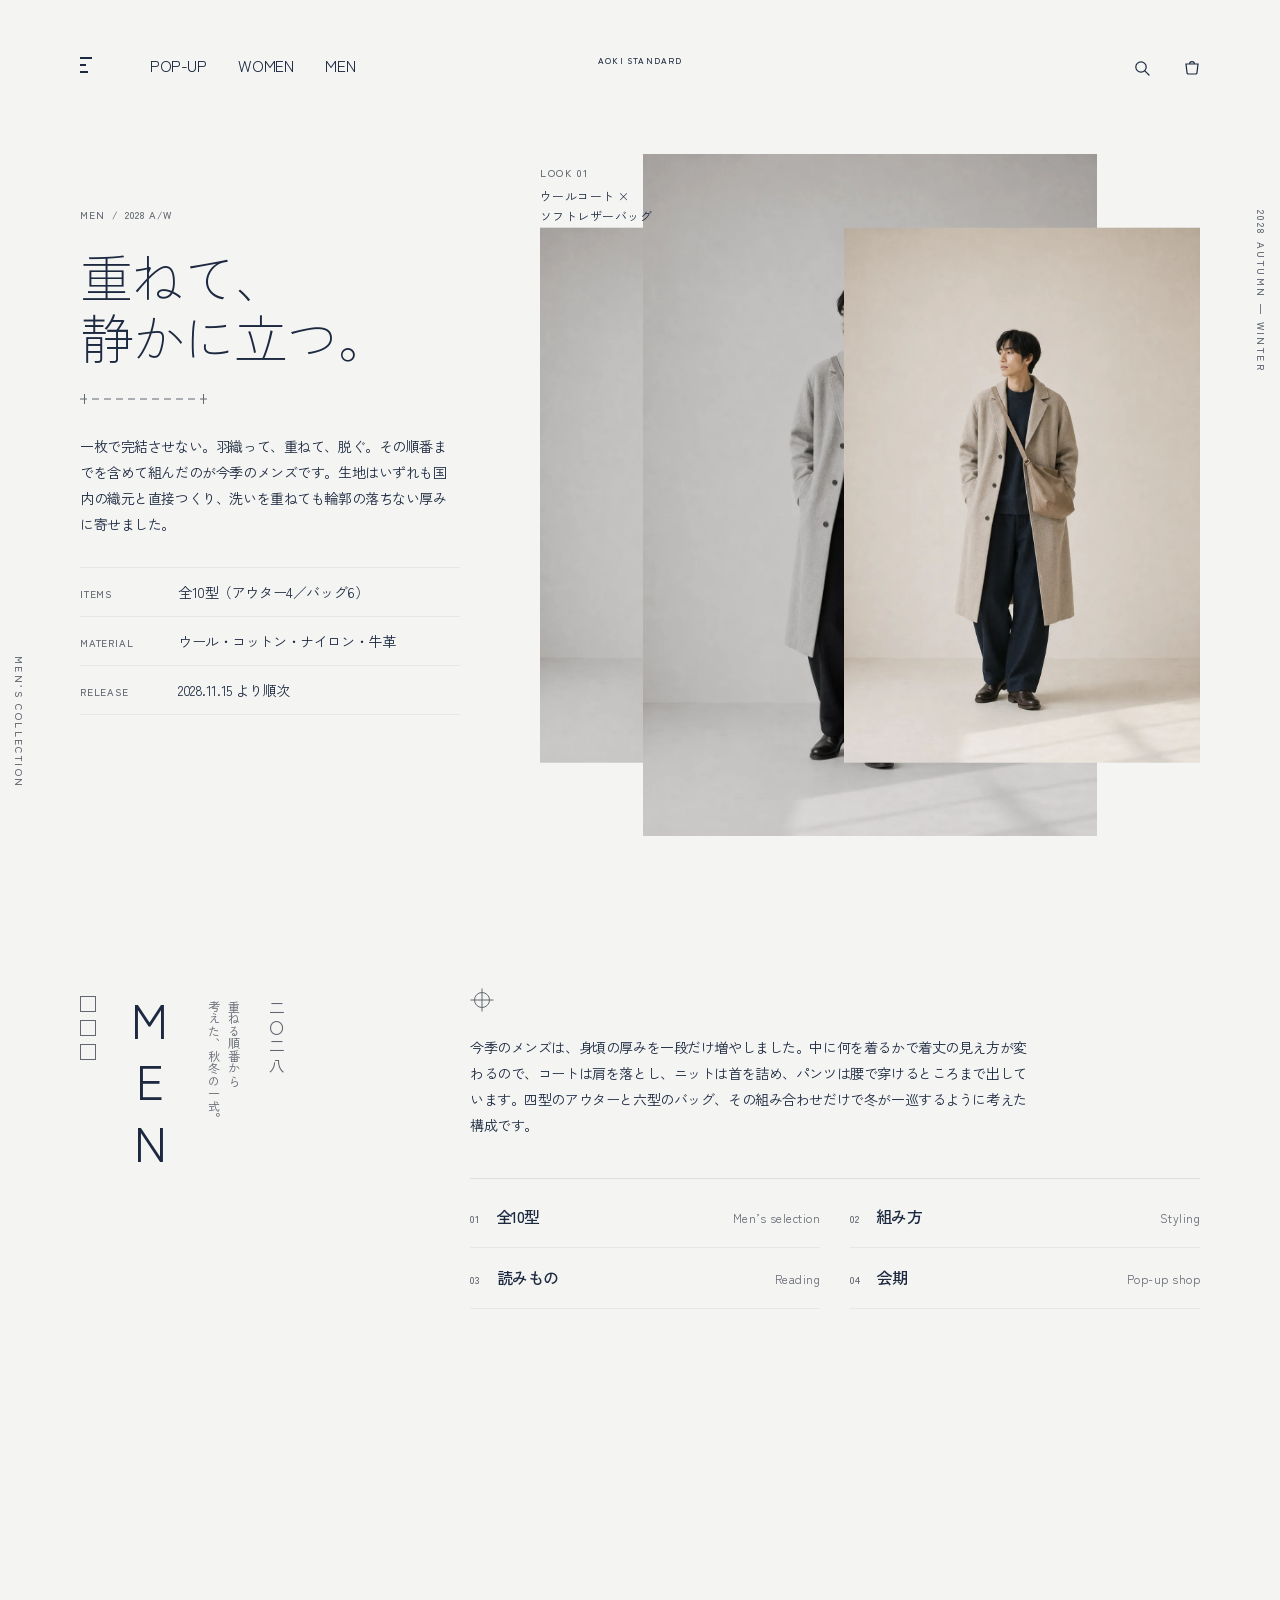
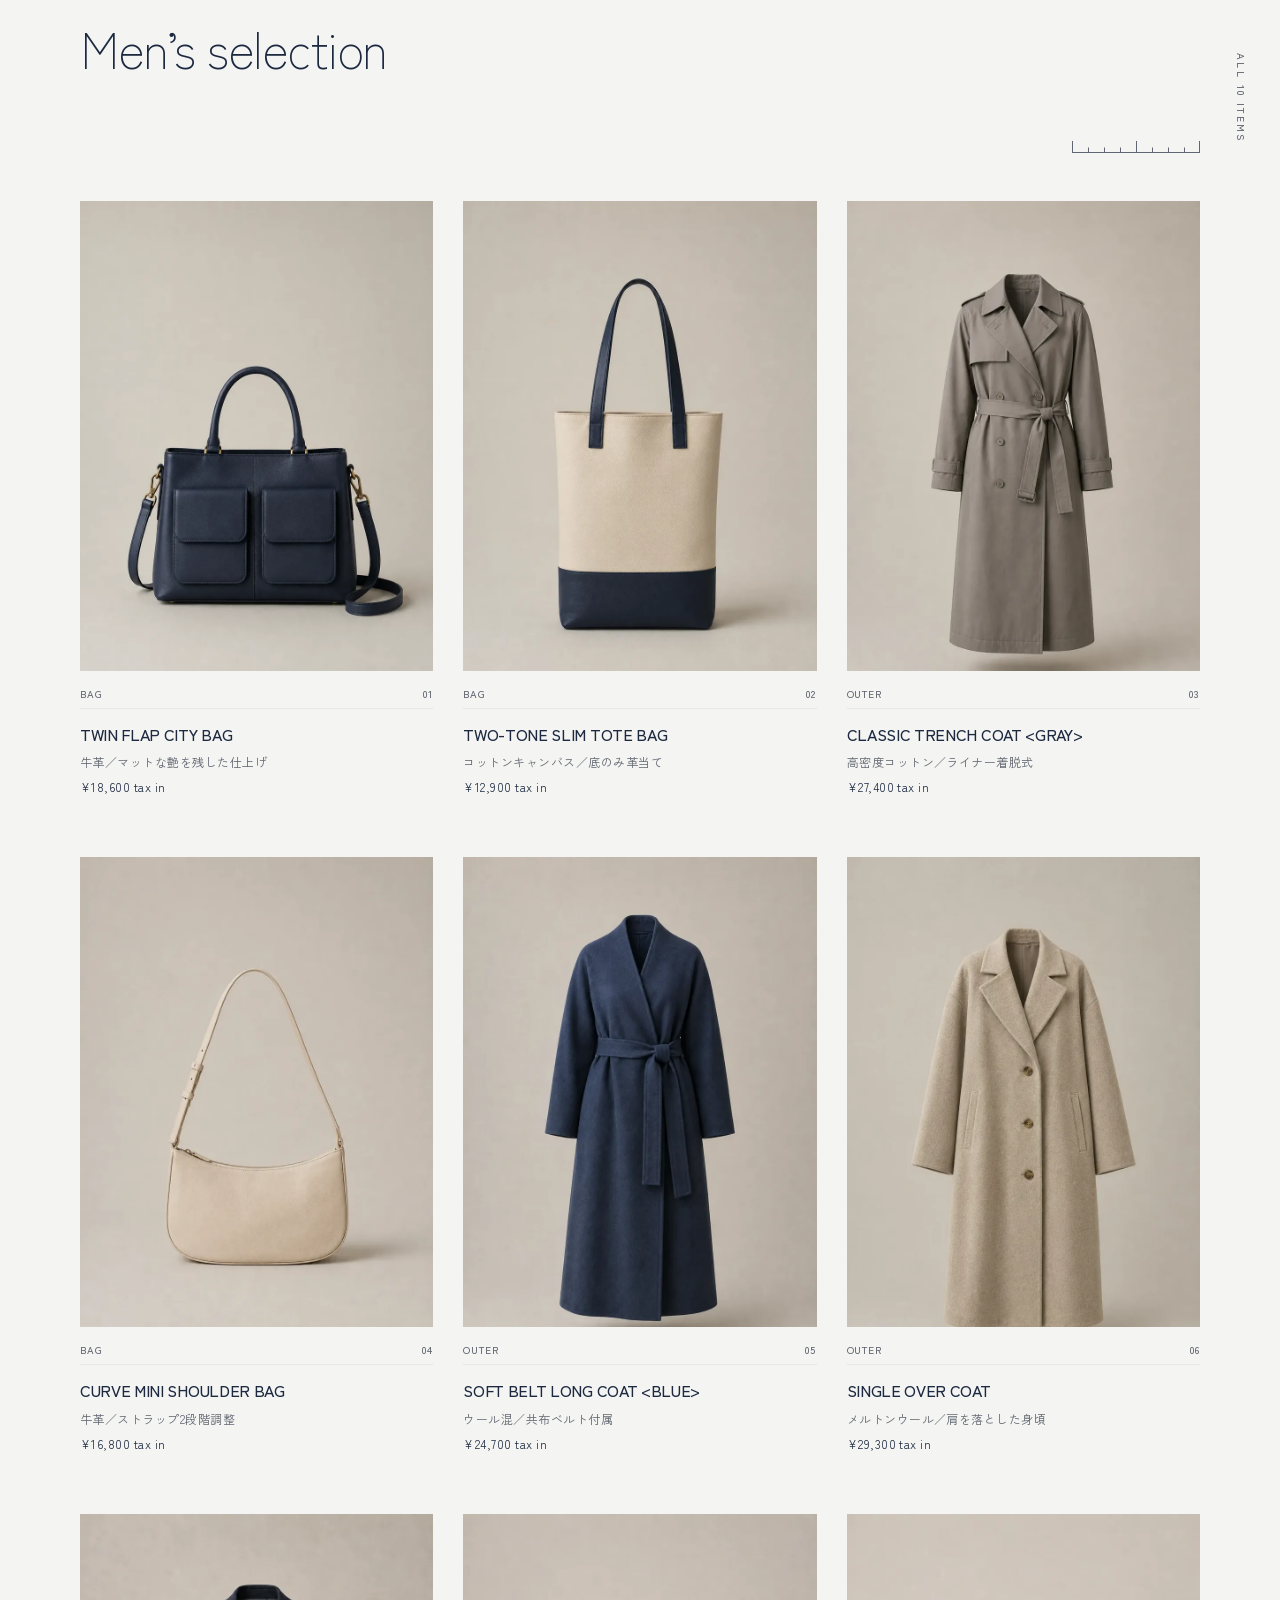
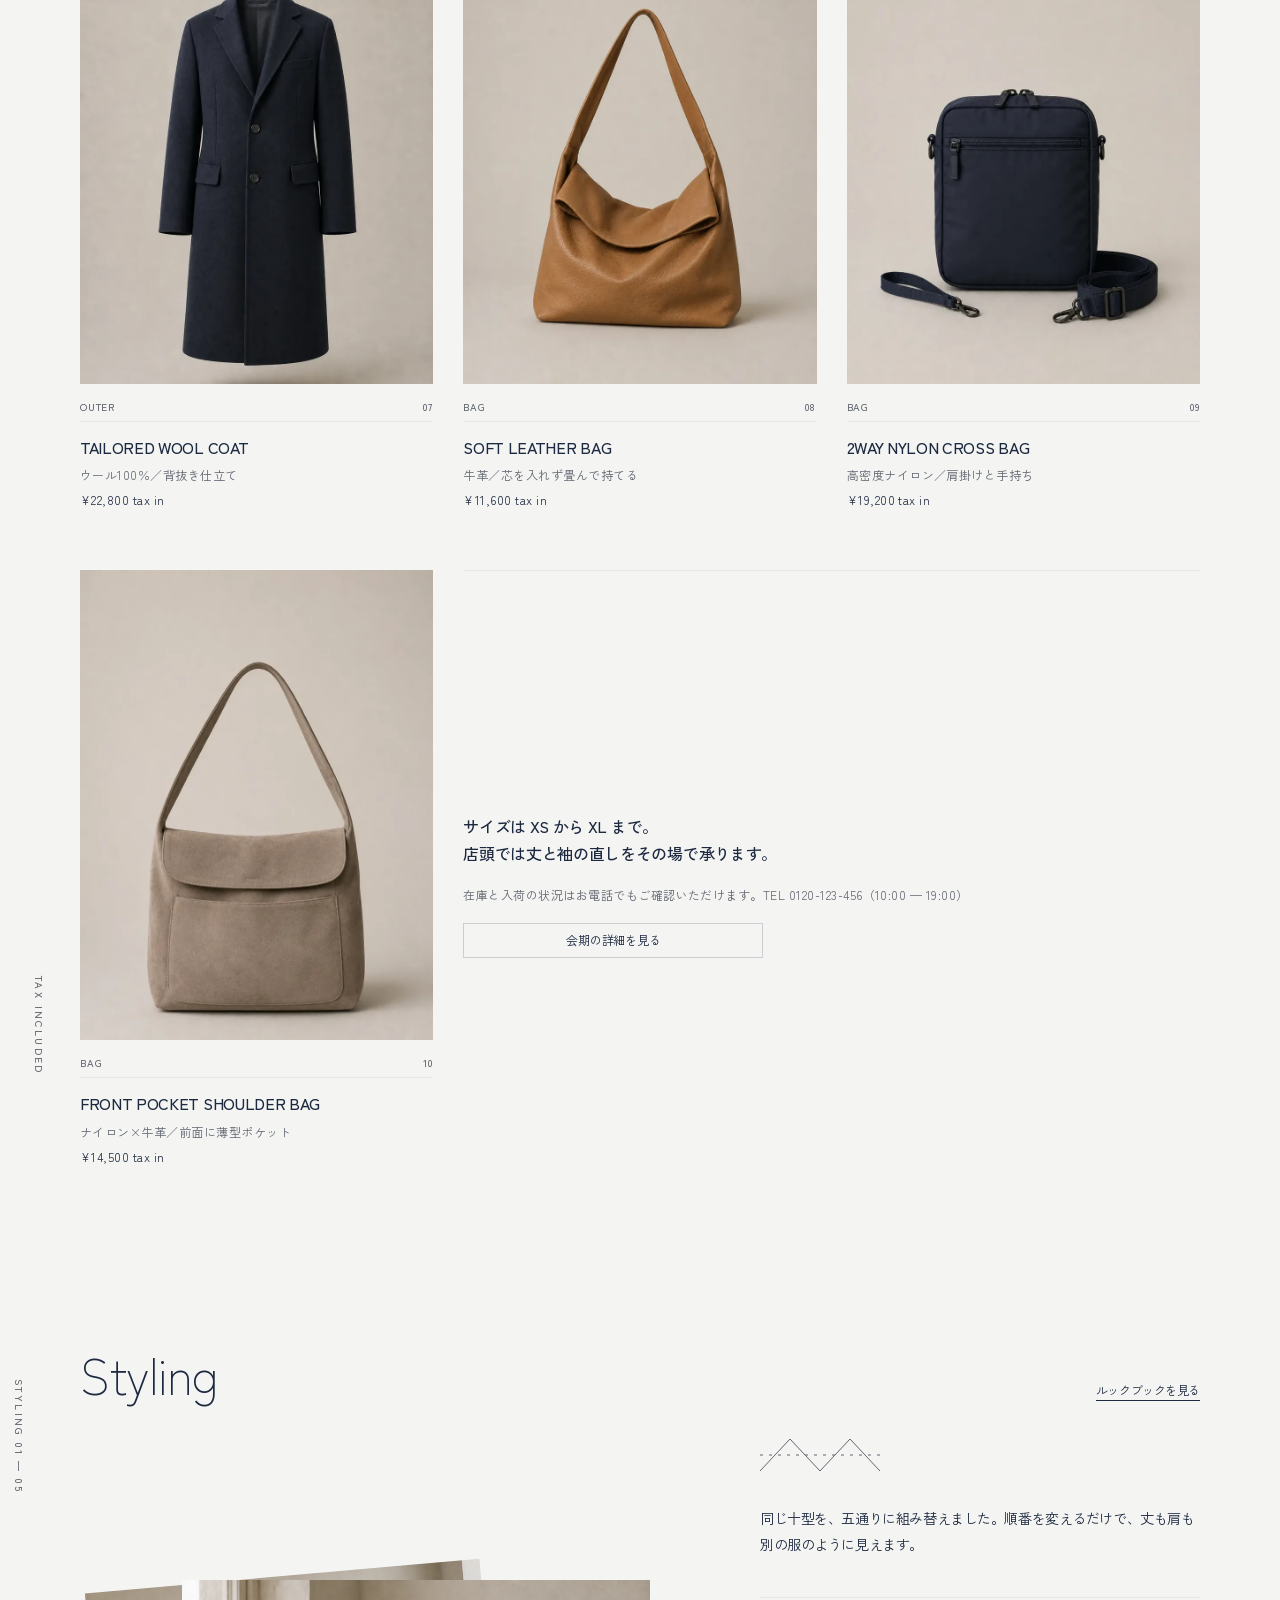
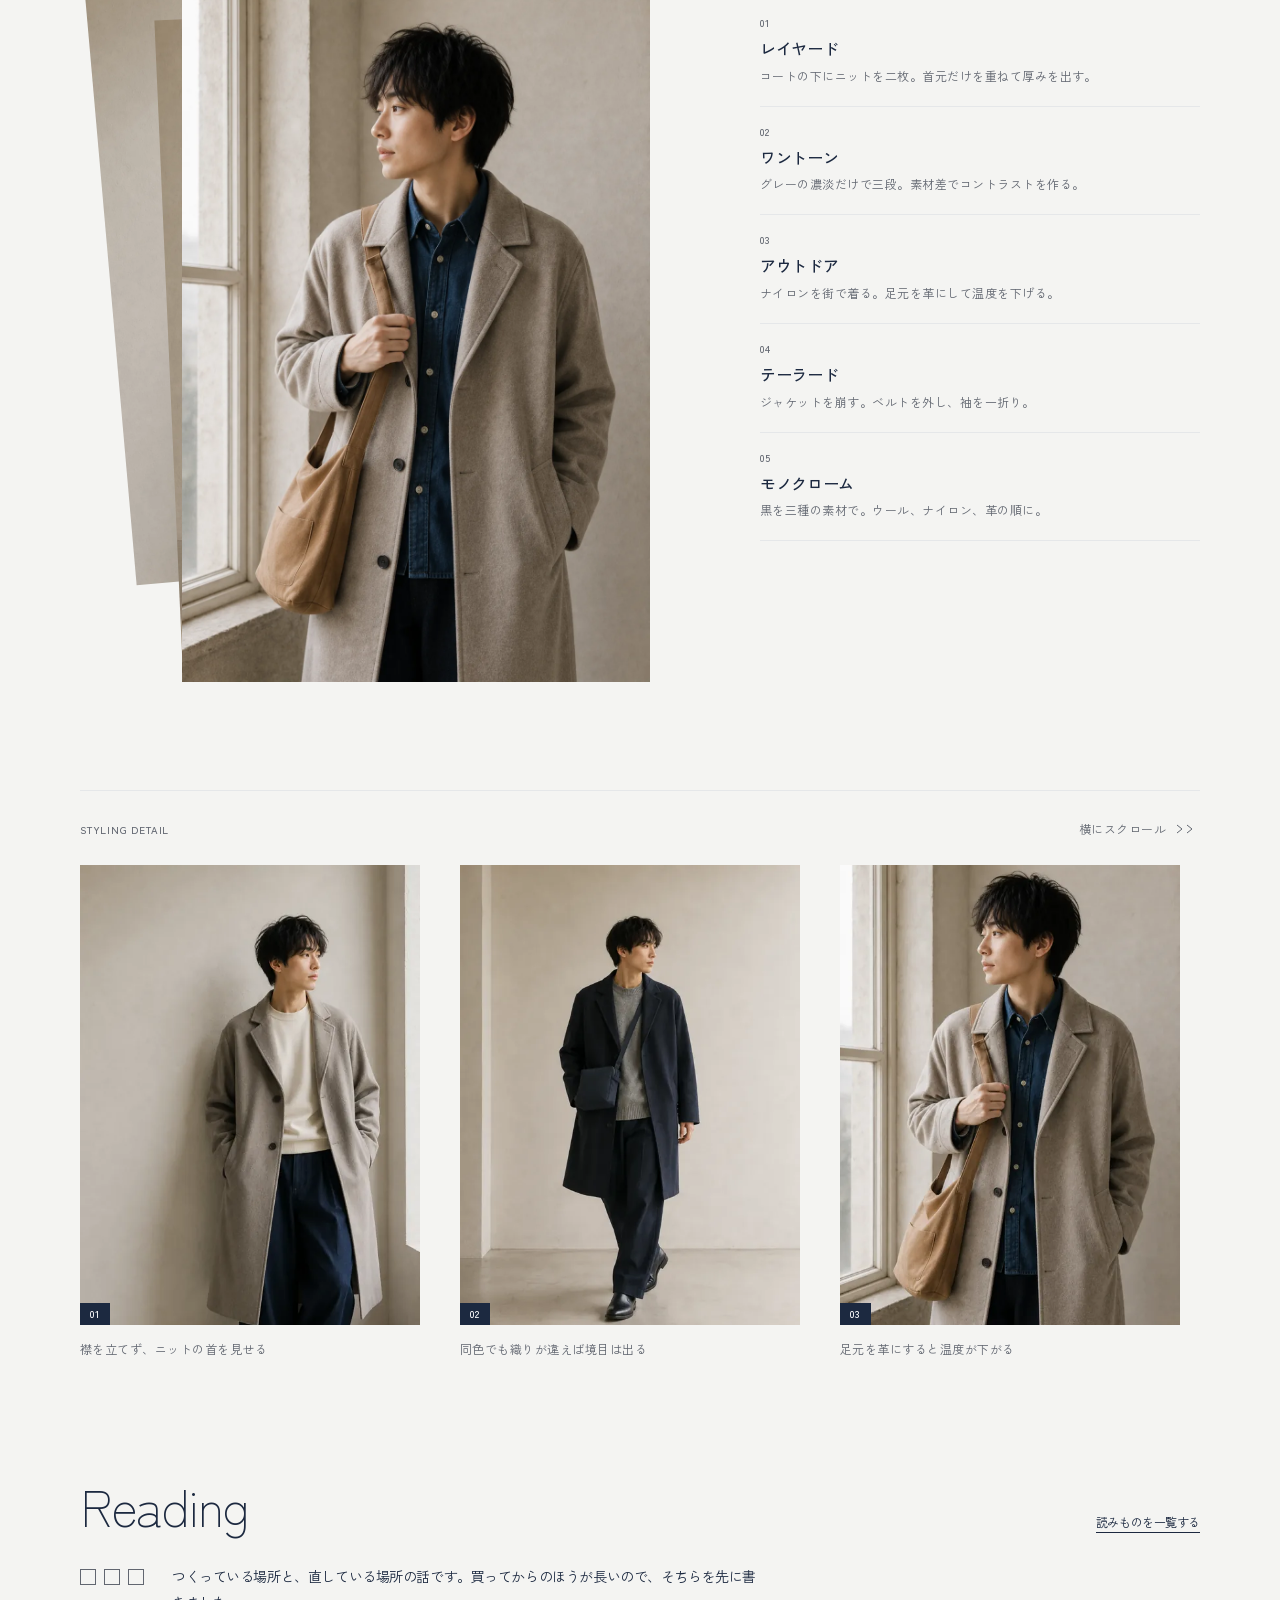
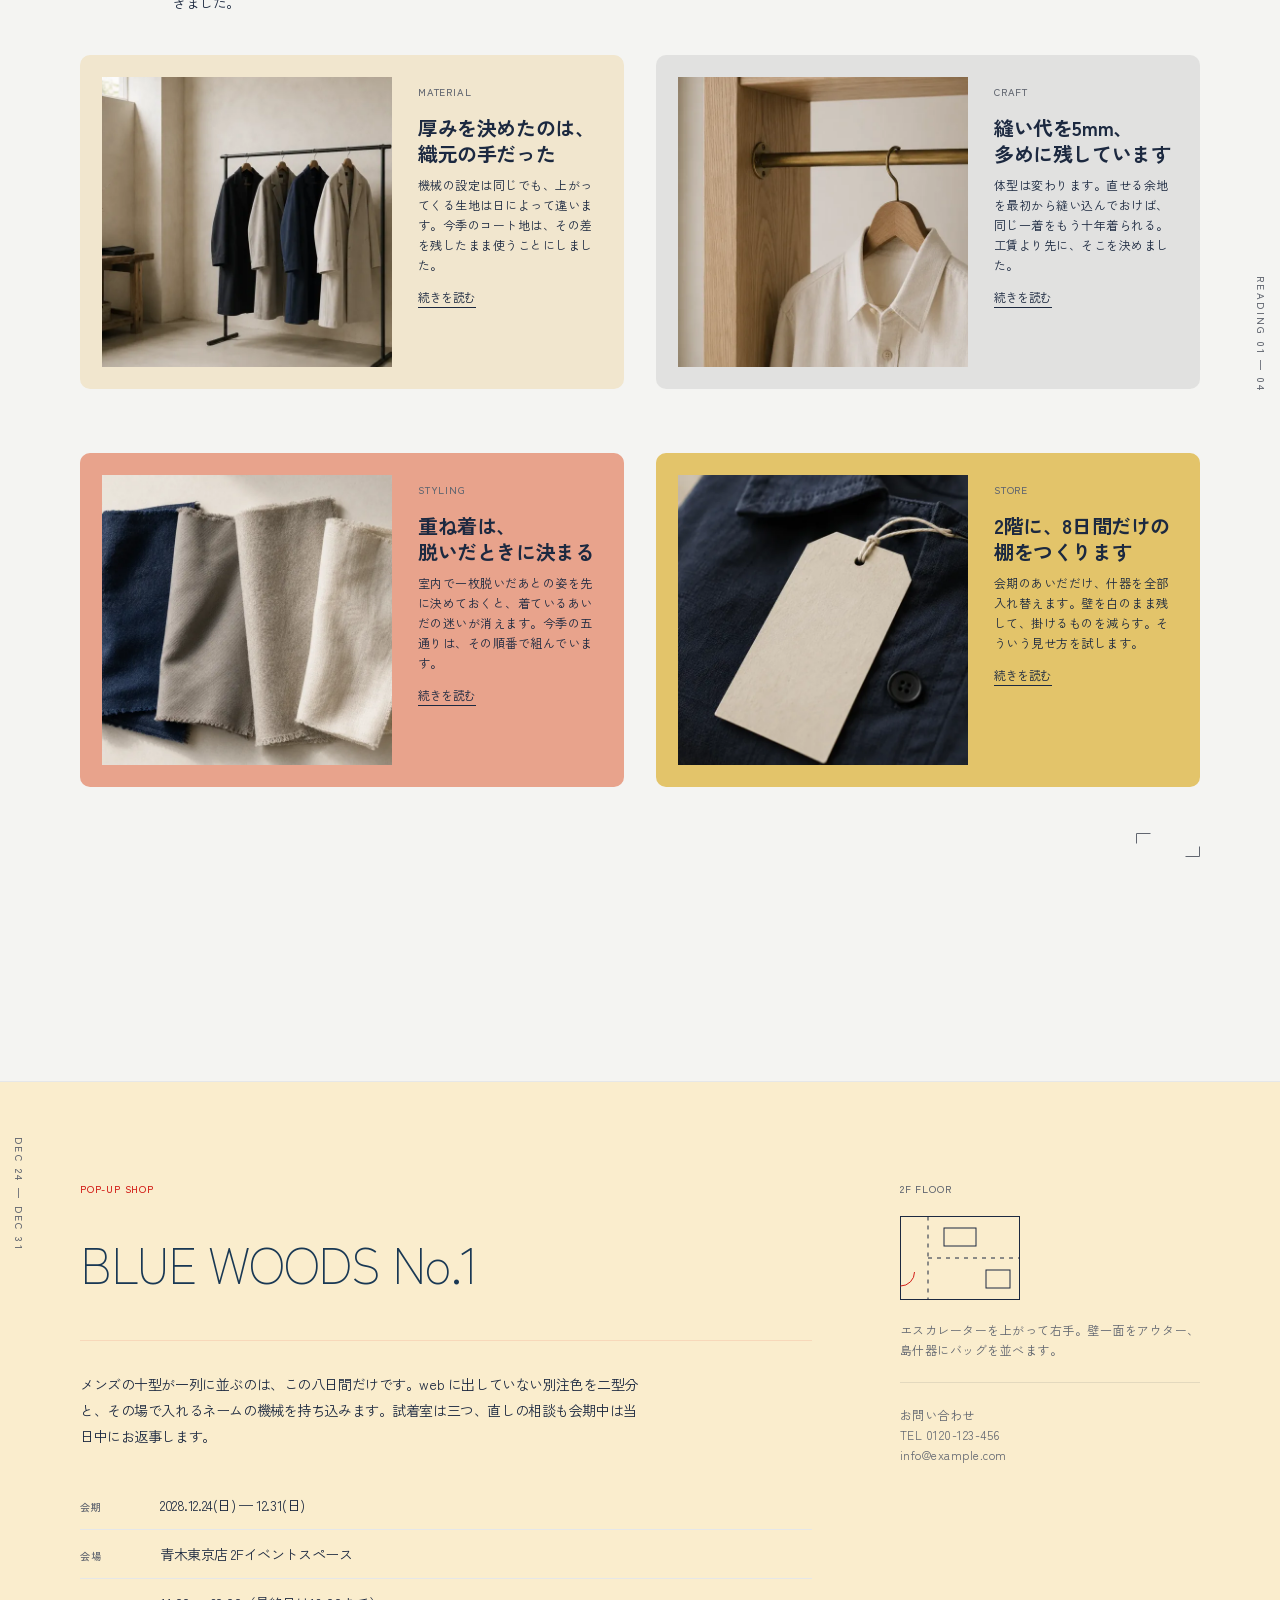
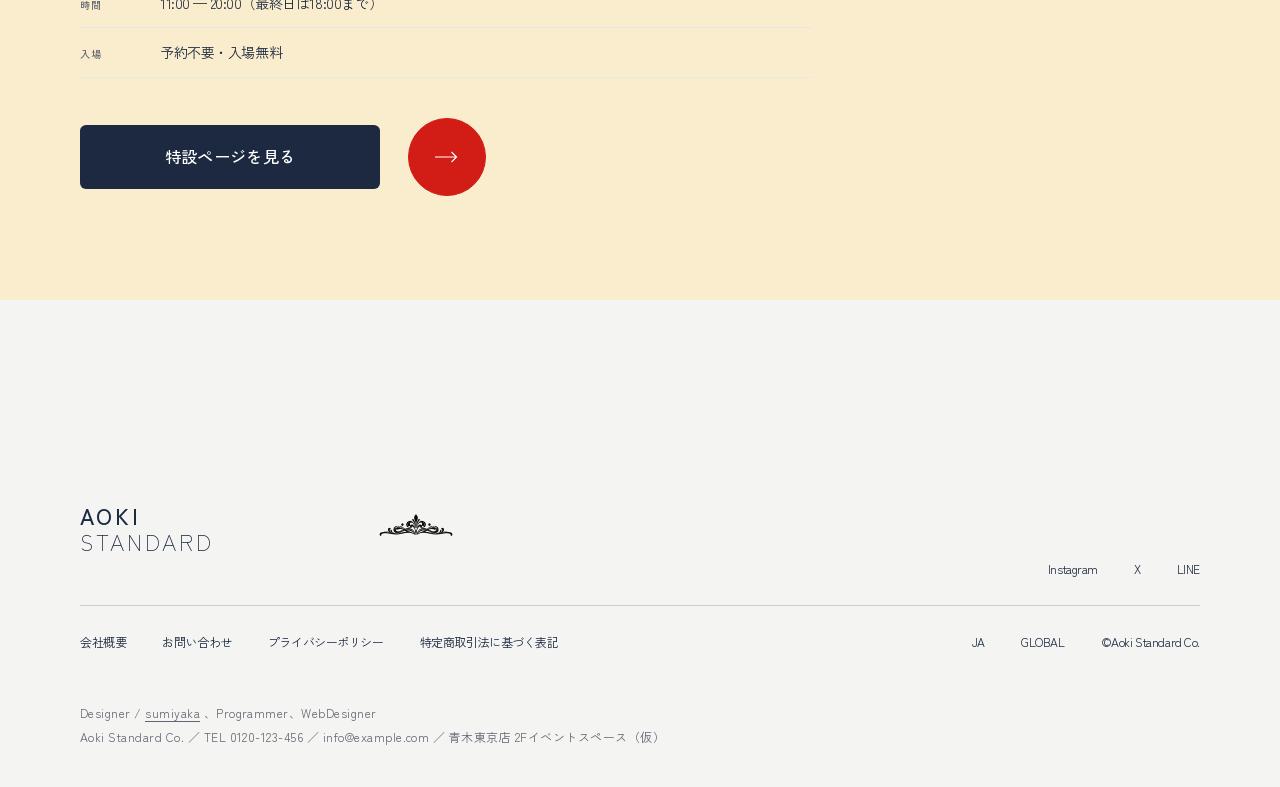
<file: men.html>
<!doctype html>
<html lang="ja">
<head>

<meta charset="utf-8">
<meta name="viewport" content="width=device-width, initial-scale=1, viewport-fit=cover">

<title>MEN 2028 AUTUMN / WINTER｜Aoki Standard Co.</title>
<meta name="description" content="Aoki Standard Co. のメンズ。重ねる順番から設計した2028年秋冬の全10型と、5通りのスタイリング、つくり手の読みもの。ポップアップ BLUE WOODS No.1 は 2028.12.24(日) — 12.31(日)、青木東京店 2Fイベントスペースにて。">
<link rel="canonical" href="https://sumiyakaa.github.io/lp-aoki-standard/men.html">

<meta property="og:type" content="website">
<meta property="og:site_name" content="Aoki Standard Co.">
<meta property="og:title" content="MEN 2028 AUTUMN / WINTER｜Aoki Standard Co.">
<meta property="og:description" content="重ねる順番から設計した2028年秋冬のメンズ全10型。スタイリング、読みもの、そしてポップアップ BLUE WOODS No.1 のご案内。">
<meta property="og:url" content="https://sumiyakaa.github.io/lp-aoki-standard/men.html">
<meta property="og:image" content="https://sumiyakaa.github.io/lp-aoki-standard/img/ogp.jpg">
<meta name="twitter:card" content="summary_large_image">

<meta name="theme-color" content="#F4F4F2">
<link rel="icon" href="favicon.svg" type="image/svg+xml">
<link rel="apple-touch-icon" href="apple-touch-icon.png">

<!-- Runs before paint: motion.css only hides things once this lands. -->
<script>document.documentElement.classList.add('js');</script>

<link rel="preconnect" href="https://fonts.googleapis.com">
<link rel="preconnect" href="https://fonts.gstatic.com" crossorigin>
<link rel="stylesheet" href="https://fonts.googleapis.com/css2?family=Zen+Kaku+Gothic+New:wght@300;400;500;700&display=swap">

<link rel="stylesheet" href="css/base.css">
<link rel="stylesheet" href="css/motion.css">
<link rel="stylesheet" href="css/page-men.css">

<script src="js/main.js" defer></script>
<script src="js/reveal.js" defer></script>

</head>

<body data-page="men">
<a class="visually-hidden" href="#main">本文へスキップ</a>

<header class="site-header" id="site-header" data-visible="true" data-scroll="false">
  <div class="site-header__inner">

    <a class="site-header__logo" href="index.html" aria-label="Aoki Standard Co. トップへ">
      <svg viewBox="0 0 168 34" width="168" height="34" aria-hidden="true" focusable="false">
        <text x="0" y="23" font-family="'Zen Kaku Gothic New', sans-serif" font-size="17"
              font-weight="500" letter-spacing="2.4" fill="currentColor">AOKI STANDARD</text>
      </svg>
    </a>

    <div class="site-header__left">
      <button class="menu-button" type="button" aria-label="メニューを開く" aria-expanded="false" aria-controls="site-menu">
        <span></span><span></span><span></span>
      </button>
      <nav aria-label="主要">
        <ul class="site-header__links">
          <li><a href="popup.html">POP-UP</a></li>
          <li><a href="women.html">WOMEN</a></li>
          <li><a href="men.html" aria-current="page">MEN</a></li>
        </ul>
      </nav>
    </div>

    <div class="site-header__right">
      <button class="site-header__icon" type="button" aria-label="検索">
        <svg viewBox="0 0 16 16" width="16" height="16" aria-hidden="true" focusable="false">
          <circle cx="7" cy="7" r="5.2" fill="none" stroke="currentColor" stroke-width="1.2"/>
          <path d="M10.8 10.8 15 15" fill="none" stroke="currentColor" stroke-width="1.2" stroke-linecap="round"/>
        </svg>
      </button>
      <button class="site-header__icon" type="button" aria-label="カート（0点）">
        <svg viewBox="0 0 16 16" width="16" height="16" aria-hidden="true" focusable="false">
          <path d="M2 4h12l-1.1 9.2a1 1 0 0 1-1 .8H4.1a1 1 0 0 1-1-.8Z" fill="none" stroke="currentColor" stroke-width="1.2"/>
          <path d="M5.6 4a2.4 2.4 0 0 1 4.8 0" fill="none" stroke="currentColor" stroke-width="1.2"/>
        </svg>
      </button>
    </div>

  </div>
  <nav class="site-menu" id="site-menu" aria-label="メニュー" hidden>
    <ul>
      <li><a href="index.html">TOP</a></li>
      <li><a href="popup.html">POP-UP</a></li>
      <li><a href="women.html">WOMEN</a></li>
      <li><a href="men.html" aria-current="page">MEN</a></li>
    </ul>
  </nav>
</header>

<main class="site-main" id="main">

  <!-- ======================================================================
       1 — 積層ヒーロー（型B・横ずらし3層）
       Text column left, the three plates right. The stack is the page's
       subject; the copy is set beside it rather than over it, because the
       look was not composed with a copy well (設計図 §8-3 covers group01–06
       only).
       ====================================================================== -->
  <section class="section men-hero" id="hero" aria-labelledby="hero-title">

    <span class="side-label side-label--right" aria-hidden="true">2028 AUTUMN — WINTER</span>
    <span class="side-label side-label--left side-label--low" aria-hidden="true">MEN&rsquo;S COLLECTION</span>

    <div class="container men-hero__inner">

      <div class="men-hero__copy">
        <p class="label" data-reveal>MEN&nbsp;&nbsp;/&nbsp;&nbsp;2028 A/W</p>

        <h1 class="h1 men-hero__title" id="hero-title" data-reveal="rise">重ねて、<br class="br-pc">静かに<span class="nb">立つ。</span></h1>

        <svg class="deco deco--seam" viewBox="0 0 128 12" width="128" height="12" aria-hidden="true" focusable="false">
          <path d="M0 6h128" fill="none" stroke="currentColor" stroke-dasharray="7 5"/>
          <path d="M4.5 1v10M123.5 1v10" fill="none" stroke="currentColor"/>
        </svg>

        <p class="men-hero__lead" data-reveal="rise">一枚で完結させない。羽織って、重ねて、脱ぐ。その順番までを含めて組んだのが今季のメンズです。生地はいずれも国内の織元と直接つくり、洗いを重ねても輪郭の落ちない厚みに寄せました。</p>

        <dl class="spec" data-reveal="rise">
          <div class="spec__row">
            <dt class="label">ITEMS</dt>
            <dd>全10型（アウター4／バッグ6）</dd>
          </div>
          <div class="spec__row">
            <dt class="label">MATERIAL</dt>
            <dd>ウール・コットン・ナイロン・牛革</dd>
          </div>
          <div class="spec__row">
            <dt class="label">RELEASE</dt>
            <dd>2028.11.15 より順次</dd>
          </div>
        </dl>

        <a class="btn btn--line men-hero__btn" href="#selection" data-reveal>全10型を見る</a>
      </div>

      <div class="men-hero__stage">
        <div class="stack stack--b men-hero__stack">
          <div class="stack__layer stack__layer--a" data-reveal="left">
            <img src="img/look/look-men-base.webp" alt="" width="1024" height="1536" decoding="async">
          </div>
          <div class="stack__layer stack__layer--b" data-reveal="left">
            <img src="img/look/look-men-base.webp" alt="" width="1024" height="1536" decoding="async">
          </div>
          <div class="stack__layer stack__layer--c" data-reveal="left">
            <img src="img/look/look-men-reveal.webp" alt="ウールのチェスターコートにネイビーのニットとワイドパンツを合わせ、レザーのショルダーバッグを掛けたメンズのルック" width="1024" height="1536" decoding="async">
          </div>
          <div class="stack__copy" aria-hidden="true">
            <p class="copy" data-pos="top-left">
              <span class="copy__no">LOOK 01</span>
              <span class="copy__text">ウールコート ×<br>ソフトレザーバッグ</span>
            </p>
          </div>
        </div>
      </div>

    </div>
  </section>


  <!-- ======================================================================
       2 — カテゴリ見出し（縦組み MEN）＋ 誌面の目次
       The vertical mark never stands alone: a triple stamp to its left, a
       12px vertical standfirst and a vertical year to its right. The index
       beside it turns a title band into something that carries information.
       ====================================================================== -->
  <section class="section section--tight men-mark" id="mark" aria-labelledby="mark-title">
    <div class="container men-mark__inner">

      <div class="men-mark__glyph">
        <svg class="stamp" viewBox="0 0 16 64" width="16" height="64" aria-hidden="true" focusable="false">
          <rect x=".5" y=".5" width="15" height="15" fill="none" stroke="currentColor"/>
          <rect x=".5" y="24.5" width="15" height="15" fill="none" stroke="currentColor"/>
          <rect x=".5" y="48.5" width="15" height="15" fill="none" stroke="currentColor"/>
        </svg>

        <h2 class="h2-vertical h2-vertical--upright" id="mark-title" data-reveal="rise">MEN</h2>

        <p class="men-mark__standfirst body-sm" data-reveal>重ねる順番から<br>考えた、秋冬の一式。</p>

        <p class="men-mark__year" data-reveal>二〇二八</p>
      </div>

      <div class="men-mark__body">
        <svg class="deco deco--reg" viewBox="0 0 24 24" width="24" height="24" aria-hidden="true" focusable="false">
          <circle cx="12" cy="12" r="7.5" fill="none" stroke="currentColor"/>
          <path d="M12 .5v23M.5 12h23" fill="none" stroke="currentColor"/>
        </svg>

        <p class="men-mark__lead" data-reveal="rise">今季のメンズは、身頃の厚みを一段だけ増やしました。中に何を着るかで着丈の見え方が変わるので、コートは肩を落とし、ニットは首を詰め、パンツは腰で穿けるところまで出しています。四型のアウターと六型のバッグ、その組み合わせだけで冬が一巡するように考えた構成です。</p>

        <hr class="rule rule--hair">

        <nav class="men-index" aria-label="このページの内容">
          <ul>
            <li>
              <a href="#selection">
                <span class="men-index__no label">01</span>
                <span class="men-index__ja">全10型</span>
                <span class="men-index__en body-sm">Men&rsquo;s selection</span>
              </a>
            </li>
            <li>
              <a href="#styling">
                <span class="men-index__no label">02</span>
                <span class="men-index__ja">組み方</span>
                <span class="men-index__en body-sm">Styling</span>
              </a>
            </li>
            <li>
              <a href="#reading">
                <span class="men-index__no label">03</span>
                <span class="men-index__ja">読みもの</span>
                <span class="men-index__en body-sm">Reading</span>
              </a>
            </li>
            <li>
              <a href="#popup">
                <span class="men-index__no label">04</span>
                <span class="men-index__ja">会期</span>
                <span class="men-index__en body-sm">Pop-up shop</span>
              </a>
            </li>
          </ul>
        </nav>
      </div>

    </div>
  </section>


  <!-- ======================================================================
       3 — 商品一覧（3列グリッド・全10型）
       Three columns, not four: this page and women.html must not read as the
       same grid recoloured. Card media takes an explicit height at every
       breakpoint — no `aspect-ratio` anywhere near a stretched grid track.
       商品名と価格は確定文言。改行位置以外は一字も変えていない。
       ====================================================================== -->
  <section class="section section--airy men-selection" id="selection" aria-labelledby="selection-title">

    <span class="side-label side-label--right side-label--out" aria-hidden="true">ALL 10 ITEMS</span>
    <span class="side-label side-label--left side-label--out side-label--low" aria-hidden="true">TAX INCLUDED</span>

    <!-- `.narrow` (1120), not the 1280 container: three columns at 1120 give a
         353px card whose natural height is 473px, so the media height below
         crops by under one per cent. It also makes this grid a different size
         from the women page's, not just a different count. -->
    <div class="narrow">

      <div class="section__head">
        <h2 class="section-title" id="selection-title" data-reveal>Men&rsquo;s selection</h2>
        <a class="section__more" href="#popup" data-reveal>会期限定の別注色について</a>
      </div>

      <div class="men-selection__intro">
        <p class="standfirst" data-reveal="rise">アウター四型とバッグ六型。価格はすべて税込で、直しの初回分と、革のメンテナンスは無償で承ります。</p>
        <svg class="deco deco--tape" viewBox="0 0 128 16" width="128" height="16" aria-hidden="true" focusable="false">
          <path d="M0 15.5h128" fill="none" stroke="currentColor"/>
          <path d="M.5 15.5V4M16.5 15.5v-5M32.5 15.5v-5M48.5 15.5v-5M64.5 15.5V4M80.5 15.5v-5M96.5 15.5v-5M112.5 15.5v-5M127.5 15.5V4" fill="none" stroke="currentColor"/>
        </svg>
      </div>

      <div class="grid grid--3 men-selection__grid">

        <article class="card card--item" data-reveal="rise">
          <div class="card__media">
            <img src="img/item/item01-card.webp" alt="TWIN FLAP CITY BAG の単体カット" width="800" height="1072" loading="lazy" decoding="async">
          </div>
          <div class="card__body">
            <p class="card__meta"><span class="label">BAG</span><span class="card__no">01</span></p>
            <h3 class="h-card card__title">TWIN FLAP CITY BAG</h3>
            <p class="card__note body-sm">牛革／マットな艶を残した仕上げ</p>
            <p class="card__price">&yen;18,600 tax in</p>
          </div>
        </article>

        <article class="card card--item" data-reveal="rise">
          <div class="card__media">
            <img src="img/item/item02-card.webp" alt="TWO-TONE SLIM TOTE BAG の単体カット" width="800" height="1072" loading="lazy" decoding="async">
          </div>
          <div class="card__body">
            <p class="card__meta"><span class="label">BAG</span><span class="card__no">02</span></p>
            <h3 class="h-card card__title">TWO-TONE SLIM TOTE BAG</h3>
            <p class="card__note body-sm">コットンキャンバス／底のみ革当て</p>
            <p class="card__price">&yen;12,900 tax in</p>
          </div>
        </article>

        <article class="card card--item" data-reveal="rise">
          <div class="card__media">
            <img src="img/item/item03-card.webp" alt="CLASSIC TRENCH COAT グレーの単体カット" width="800" height="1072" loading="lazy" decoding="async">
          </div>
          <div class="card__body">
            <p class="card__meta"><span class="label">OUTER</span><span class="card__no">03</span></p>
            <h3 class="h-card card__title">CLASSIC TRENCH COAT &lt;GRAY&gt;</h3>
            <p class="card__note body-sm">高密度コットン／ライナー着脱式</p>
            <p class="card__price">&yen;27,400 tax in</p>
          </div>
        </article>

        <article class="card card--item" data-reveal="rise">
          <div class="card__media">
            <img src="img/item/item04-card.webp" alt="CURVE MINI SHOULDER BAG の単体カット" width="800" height="1072" loading="lazy" decoding="async">
          </div>
          <div class="card__body">
            <p class="card__meta"><span class="label">BAG</span><span class="card__no">04</span></p>
            <h3 class="h-card card__title">CURVE MINI SHOULDER BAG</h3>
            <p class="card__note body-sm">牛革／ストラップ2段階調整</p>
            <p class="card__price">&yen;16,800 tax in</p>
          </div>
        </article>

        <article class="card card--item" data-reveal="rise">
          <div class="card__media">
            <img src="img/item/item05-card.webp" alt="SOFT BELT LONG COAT ブルーの単体カット" width="800" height="1072" loading="lazy" decoding="async">
          </div>
          <div class="card__body">
            <p class="card__meta"><span class="label">OUTER</span><span class="card__no">05</span></p>
            <h3 class="h-card card__title">SOFT BELT LONG COAT &lt;BLUE&gt;</h3>
            <p class="card__note body-sm">ウール混／共布ベルト付属</p>
            <p class="card__price">&yen;24,700 tax in</p>
          </div>
        </article>

        <article class="card card--item" data-reveal="rise">
          <div class="card__media">
            <img src="img/item/item06-card.webp" alt="SINGLE OVER COAT の単体カット" width="800" height="1072" loading="lazy" decoding="async">
          </div>
          <div class="card__body">
            <p class="card__meta"><span class="label">OUTER</span><span class="card__no">06</span></p>
            <h3 class="h-card card__title">SINGLE OVER COAT</h3>
            <p class="card__note body-sm">メルトンウール／肩を落とした身頃</p>
            <p class="card__price">&yen;29,300 tax in</p>
          </div>
        </article>

        <article class="card card--item" data-reveal="rise">
          <div class="card__media">
            <img src="img/item/item07-card.webp" alt="TAILORED WOOL COAT の単体カット" width="800" height="1072" loading="lazy" decoding="async">
          </div>
          <div class="card__body">
            <p class="card__meta"><span class="label">OUTER</span><span class="card__no">07</span></p>
            <h3 class="h-card card__title">TAILORED WOOL COAT</h3>
            <p class="card__note body-sm">ウール100％／背抜き仕立て</p>
            <p class="card__price">&yen;22,800 tax in</p>
          </div>
        </article>

        <article class="card card--item" data-reveal="rise">
          <div class="card__media">
            <img src="img/item/item08-card.webp" alt="SOFT LEATHER BAG の単体カット" width="800" height="1072" loading="lazy" decoding="async">
          </div>
          <div class="card__body">
            <p class="card__meta"><span class="label">BAG</span><span class="card__no">08</span></p>
            <h3 class="h-card card__title">SOFT LEATHER BAG</h3>
            <p class="card__note body-sm">牛革／芯を入れず畳んで持てる</p>
            <p class="card__price">&yen;11,600 tax in</p>
          </div>
        </article>

        <article class="card card--item" data-reveal="rise">
          <div class="card__media">
            <img src="img/item/item09-card.webp" alt="2WAY NYLON CROSS BAG の単体カット" width="800" height="1072" loading="lazy" decoding="async">
          </div>
          <div class="card__body">
            <p class="card__meta"><span class="label">BAG</span><span class="card__no">09</span></p>
            <h3 class="h-card card__title">2WAY NYLON CROSS BAG</h3>
            <p class="card__note body-sm">高密度ナイロン／肩掛けと手持ち</p>
            <p class="card__price">&yen;19,200 tax in</p>
          </div>
        </article>

        <article class="card card--item" data-reveal="rise">
          <div class="card__media">
            <img src="img/item/item10-card.webp" alt="FRONT POCKET SHOULDER BAG の単体カット" width="800" height="1072" loading="lazy" decoding="async">
          </div>
          <div class="card__body">
            <p class="card__meta"><span class="label">BAG</span><span class="card__no">10</span></p>
            <h3 class="h-card card__title">FRONT POCKET SHOULDER BAG</h3>
            <p class="card__note body-sm">ナイロン×牛革／前面に薄型ポケット</p>
            <p class="card__price">&yen;14,500 tax in</p>
          </div>
        </article>

        <div class="men-selection__note" data-reveal="rise">
          <p class="men-selection__note-lead">サイズは XS から XL まで。<br class="br-pc">店頭では丈と袖の直しをその場で承ります。</p>
          <p class="body-sm">在庫と入荷の状況はお電話でもご確認いただけます。<br class="br-sp">TEL 0120-123-456（10:00 — 19:00）</p>
          <a class="btn btn--line" href="#popup">会期の詳細を見る</a>
        </div>

      </div>
    </div>
  </section>


  <!-- ======================================================================
       4 — 積層スタイリング（型C・回転ずらし）
       One large fan set against a numbered index, then a scrolling rail of
       five crops. women.html runs the same type small and twice; here it runs
       once and large, off-centre, with the copy holding the other column.
       ====================================================================== -->
  <section class="section men-styling" id="styling" aria-labelledby="styling-title">

    <span class="side-label side-label--left side-label--out" aria-hidden="true">STYLING 01 — 05</span>

    <div class="container">

      <div class="section__head">
        <h2 class="section-title" id="styling-title" data-reveal>Styling</h2>
        <a class="section__more" href="popup.html" data-reveal>ルックブックを見る</a>
      </div>

      <div class="men-styling__grid">

        <div class="men-styling__stage">
          <div class="stack stack--c men-styling__stack">
            <div class="stack__layer stack__layer--a" data-reveal>
              <img src="img/style/style-m01.webp" alt="" width="1024" height="1536" loading="lazy" decoding="async">
            </div>
            <div class="stack__layer stack__layer--b" data-reveal>
              <img src="img/style/style-m02.webp" alt="" width="1024" height="1536" loading="lazy" decoding="async">
            </div>
            <div class="stack__layer stack__layer--c" data-reveal>
              <img src="img/style/style-m03.webp" alt="ウールコートにニットとワイドパンツを重ねた、今季メンズの基本の組み方" width="1024" height="1536" loading="lazy" decoding="async">
            </div>
          </div>
        </div>

        <div class="men-styling__side">
          <svg class="deco deco--fold" viewBox="0 0 120 48" width="120" height="48" aria-hidden="true" focusable="false">
            <path d="M0 40 30 8 60 40 90 8 120 40" fill="none" stroke="currentColor"/>
            <path d="M0 24h120" fill="none" stroke="currentColor" stroke-dasharray="3 6"/>
          </svg>

          <p class="standfirst" data-reveal="rise">同じ十型を、五通りに組み替えました。順番を変えるだけで、丈も肩も別の服のように見えます。</p>

          <ol class="men-styling__index" data-reveal="rise">
            <li>
              <span class="men-styling__no label">01</span>
              <h3 class="h-card">レイヤード</h3>
              <p class="body-sm">コートの下にニットを二枚。首元だけを重ねて厚みを出す。</p>
            </li>
            <li>
              <span class="men-styling__no label">02</span>
              <h3 class="h-card">ワントーン</h3>
              <p class="body-sm">グレーの濃淡だけで三段。素材差でコントラストを作る。</p>
            </li>
            <li>
              <span class="men-styling__no label">03</span>
              <h3 class="h-card">アウトドア</h3>
              <p class="body-sm">ナイロンを街で着る。足元を革にして温度を下げる。</p>
            </li>
            <li>
              <span class="men-styling__no label">04</span>
              <h3 class="h-card">テーラード</h3>
              <p class="body-sm">ジャケットを崩す。ベルトを外し、袖を一折り。</p>
            </li>
            <li>
              <span class="men-styling__no label">05</span>
              <h3 class="h-card">モノクローム</h3>
              <p class="body-sm">黒を三種の素材で。ウール、ナイロン、革の順に。</p>
            </li>
          </ol>
        </div>

      </div>

      <div class="men-styling__railhead">
        <p class="label">STYLING DETAIL</p>
        <p class="men-styling__hint body-sm">
          横にスクロール
          <svg class="deco deco--chev" viewBox="0 0 24 10" width="24" height="10" aria-hidden="true" focusable="false">
            <path d="M1 1l5 4-5 4M11 1l5 4-5 4" fill="none" stroke="currentColor"/>
          </svg>
        </p>
      </div>

      <ul class="rail men-styling__rail" data-reveal="rise">
        <li>
          <figure class="men-crop">
            <div class="men-crop__media">
              <img src="img/style/style-m01-crop.webp" alt="首元でニットを重ねたレイヤードの寄りカット" width="520" height="780" loading="lazy" decoding="async">
              <span class="men-crop__no" aria-hidden="true">01</span>
            </div>
            <figcaption class="body-sm">襟を立てず、ニットの首を見せる</figcaption>
          </figure>
        </li>
        <li>
          <figure class="men-crop">
            <div class="men-crop__media">
              <img src="img/style/style-m02-crop.webp" alt="グレーの濃淡で組んだワントーンの寄りカット" width="520" height="780" loading="lazy" decoding="async">
              <span class="men-crop__no" aria-hidden="true">02</span>
            </div>
            <figcaption class="body-sm">同色でも織りが違えば境目は出る</figcaption>
          </figure>
        </li>
        <li>
          <figure class="men-crop">
            <div class="men-crop__media">
              <img src="img/style/style-m03-crop.webp" alt="ナイロンのアウターを街で着たスタイリングの寄りカット" width="520" height="780" loading="lazy" decoding="async">
              <span class="men-crop__no" aria-hidden="true">03</span>
            </div>
            <figcaption class="body-sm">足元を革にすると温度が下がる</figcaption>
          </figure>
        </li>
        <li>
          <figure class="men-crop">
            <div class="men-crop__media">
              <img src="img/style/style-m04-crop.webp" alt="テーラードジャケットの袖を一折りした寄りカット" width="520" height="780" loading="lazy" decoding="async">
              <span class="men-crop__no" aria-hidden="true">04</span>
            </div>
            <figcaption class="body-sm">袖は一折り、裏地を見せる分だけ</figcaption>
          </figure>
        </li>
        <li>
          <figure class="men-crop">
            <div class="men-crop__media">
              <img src="img/style/style-m05-crop.webp" alt="黒を三種の素材で組んだモノクロームの寄りカット" width="520" height="780" loading="lazy" decoding="async">
              <span class="men-crop__no" aria-hidden="true">05</span>
            </div>
            <figcaption class="body-sm">黒は素材を変えるほど深くなる</figcaption>
          </figure>
        </li>
      </ul>

    </div>
  </section>


  <!-- ======================================================================
       5 — 読み物カード（矩形マスク×4・面色 cream / gray / salmon / mustard）
       Two across rather than four, so the square thumb keeps its measured
       290×290 and the block reads horizontally. women.html runs four round
       thumbs across; these two decisions are what keep the pages apart.
       ====================================================================== -->
  <section class="section section--tight men-reading" id="reading" aria-labelledby="reading-title">

    <span class="side-label side-label--right side-label--out side-label--mid" aria-hidden="true">READING 01 — 04</span>

    <div class="container">

      <div class="section__head">
        <h2 class="section-title" id="reading-title" data-reveal>Reading</h2>
        <a class="section__more" href="#" data-reveal>読みものを一覧する</a>
      </div>

      <div class="men-reading__head">
        <svg class="stamp stamp--row" viewBox="0 0 64 16" width="64" height="16" aria-hidden="true" focusable="false">
          <rect x=".5" y=".5" width="15" height="15" fill="none" stroke="currentColor"/>
          <rect x="24.5" y=".5" width="15" height="15" fill="none" stroke="currentColor"/>
          <rect x="48.5" y=".5" width="15" height="15" fill="none" stroke="currentColor"/>
        </svg>
        <p class="standfirst" data-reveal="rise">つくっている場所と、直している場所の話です。買ってからのほうが長いので、そちらを先に書きました。</p>
      </div>

      <div class="grid grid--2 men-reading__grid">

        <article class="card card--editorial card--face-cream" data-reveal="rise">
          <div class="thumb thumb--square">
            <img src="img/news/news01.webp" alt="織り上がったウール生地の表面" width="596" height="794" loading="lazy" decoding="async">
          </div>
          <div class="card__text">
            <p class="label">MATERIAL</p>
            <h3 class="lead card__title">厚みを決めたのは、<br class="br-pc">織元の手だった</h3>
            <p class="body-sm">機械の設定は同じでも、上がってくる生地は日によって違います。今季のコート地は、その差を残したまま使うことにしました。</p>
            <a class="card__more" href="#">続きを読む</a>
          </div>
        </article>

        <article class="card card--editorial card--face-gray" data-reveal="rise">
          <div class="thumb thumb--square">
            <img src="img/news/news03.webp" alt="縫製工場のミシンと縫い代の様子" width="596" height="794" loading="lazy" decoding="async">
          </div>
          <div class="card__text">
            <p class="label">CRAFT</p>
            <h3 class="lead card__title">縫い代を5mm、<br class="br-pc">多めに残しています</h3>
            <p class="body-sm">体型は変わります。直せる余地を最初から縫い込んでおけば、同じ一着をもう十年着られる。工賃より先に、そこを決めました。</p>
            <a class="card__more" href="#">続きを読む</a>
          </div>
        </article>

        <article class="card card--editorial card--face-salmon" data-reveal="rise">
          <div class="thumb thumb--square">
            <img src="img/news/news05.webp" alt="コートとニットを重ねたスタイリングの手元" width="596" height="794" loading="lazy" decoding="async">
          </div>
          <div class="card__text">
            <p class="label">STYLING</p>
            <h3 class="lead card__title">重ね着は、<br class="br-pc">脱いだときに決まる</h3>
            <p class="body-sm">室内で一枚脱いだあとの姿を先に決めておくと、着ているあいだの迷いが消えます。今季の五通りは、その順番で組んでいます。</p>
            <a class="card__more" href="#">続きを読む</a>
          </div>
        </article>

        <article class="card card--editorial card--face-mustard" data-reveal="rise">
          <div class="thumb thumb--square">
            <img src="img/news/news07.webp" alt="什器と棚を組んだ会場の様子" width="596" height="794" loading="lazy" decoding="async">
          </div>
          <div class="card__text">
            <p class="label">STORE</p>
            <h3 class="lead card__title">2階に、8日間だけの<br class="br-pc">棚をつくります</h3>
            <p class="body-sm">会期のあいだだけ、什器を全部入れ替えます。壁を白のまま残して、掛けるものを減らす。そういう見せ方を試します。</p>
            <a class="card__more" href="#">続きを読む</a>
          </div>
        </article>

      </div>

      <svg class="deco deco--bracket" viewBox="0 0 64 24" width="64" height="24" aria-hidden="true" focusable="false">
        <path d="M.5.5h14M.5.5v10" fill="none" stroke="currentColor"/>
        <path d="M63.5 23.5h-14M63.5 23.5v-10" fill="none" stroke="currentColor"/>
      </svg>

    </div>
  </section>


  <!-- ======================================================================
       6 — POP-UP 導線（生成り帯）
       ★ The only place on this page where --red and --ink-deep appear. The
       women page carries the red marquee here; men gets red in small doses
       only — a label, a hairline, an entrance arc and the 78φ filled control.
       ====================================================================== -->
  <section class="section section--airy men-popup" id="popup" aria-labelledby="popup-title">

    <span class="side-label side-label--left" aria-hidden="true">DEC 24 — DEC 31</span>

    <div class="popup-band on-paper">
      <div class="container popup-band__inner">

        <div class="popup-band__copy">
          <p class="label label--red" data-reveal>POP-UP SHOP</p>
          <h2 class="section-title popup-band__title" id="popup-title" data-reveal="rise">BLUE WOODS No.1</h2>
          <hr class="rule rule--red">

          <p class="popup-band__lead" data-reveal="rise">メンズの十型が一列に並ぶのは、この八日間だけです。web に出していない別注色を二型分と、その場で入れるネームの機械を持ち込みます。試着室は三つ、直しの相談も会期中は当日中にお返事します。</p>

          <dl class="popup-band__meta" data-reveal="rise">
            <div class="popup-band__row">
              <dt class="label">会期</dt>
              <dd>2028.12.24(日) — 12.31(日)</dd>
            </div>
            <div class="popup-band__row">
              <dt class="label">会場</dt>
              <dd>青木東京店 2Fイベントスペース</dd>
            </div>
            <div class="popup-band__row">
              <dt class="label">時間</dt>
              <dd>11:00 — 20:00（最終日は18:00まで）</dd>
            </div>
            <div class="popup-band__row">
              <dt class="label">入場</dt>
              <dd>予約不要・入場無料</dd>
            </div>
          </dl>

          <div class="popup-band__actions" data-reveal>
            <a class="btn btn--feature" href="popup.html">特設ページを見る</a>
            <a class="arrow arrow--solid" href="popup.html" aria-label="BLUE WOODS No.1 特設ページへ">
              <svg viewBox="0 0 24 12" width="24" height="12" aria-hidden="true" focusable="false">
                <path d="M0 6h22M16.5 1l5 5-5 5" fill="none" stroke="currentColor" stroke-width="1.2"/>
              </svg>
            </a>
          </div>
        </div>

        <div class="popup-band__aside">
          <p class="label">2F FLOOR</p>
          <svg class="deco deco--plan" viewBox="0 0 120 84" width="120" height="84" aria-hidden="true" focusable="false">
            <rect x=".5" y=".5" width="119" height="83" fill="none" stroke="currentColor"/>
            <path d="M28 .5v83M28 42h92" fill="none" stroke="currentColor" stroke-dasharray="4 5"/>
            <rect x="44" y="12" width="32" height="18" fill="none" stroke="currentColor"/>
            <rect x="86" y="54" width="24" height="18" fill="none" stroke="currentColor"/>
            <path class="deco__accent" d="M.5 70a14 14 0 0 0 14-14" fill="none" stroke="currentColor"/>
          </svg>
          <p class="body-sm">エスカレーターを上がって右手。壁一面をアウター、島什器にバッグを並べます。</p>
          <hr class="rule rule--hair">
          <p class="body-sm">お問い合わせ<br>TEL 0120-123-456<br>info@example.com</p>
        </div>

      </div>
    </div>
  </section>

</main>


<footer class="site-footer">
  <div class="container">

    <div class="site-footer__upper">
      <a class="site-footer__logo" href="index.html" aria-label="Aoki Standard Co. トップへ">
        <svg viewBox="0 0 178 66" width="178" height="66" aria-hidden="true" focusable="false">
          <text x="0" y="30" font-family="'Zen Kaku Gothic New', sans-serif" font-size="22"
                font-weight="500" letter-spacing="3" fill="currentColor">AOKI</text>
          <text x="0" y="56" font-family="'Zen Kaku Gothic New', sans-serif" font-size="22"
                font-weight="300" letter-spacing="3" fill="currentColor">STANDARD</text>
        </svg>
      </a>

      <!-- The file is 600×400; the attributes state that so the box reserved
           before load matches what arrives. CSS sizes it to the measured 156px. -->
      <img class="site-footer__mark" src="img/brand-mark.webp" alt="" width="600" height="400" loading="lazy" decoding="async">

      <ul class="site-footer__social">
        <li><a href="#" aria-label="Instagram（仮）">Instagram</a></li>
        <li><a href="#" aria-label="X（仮）">X</a></li>
        <li><a href="#" aria-label="LINE（仮）">LINE</a></li>
      </ul>
    </div>

    <div class="site-footer__lower">
      <ul class="site-footer__links">
        <li><a href="#">会社概要</a></li>
        <li><a href="#">お問い合わせ</a></li>
        <li><a href="#">プライバシーポリシー</a></li>
        <li><a href="#">特定商取引法に基づく表記</a></li>
      </ul>

      <div class="site-footer__right">
        <ul class="site-footer__lang">
          <li><a href="#" aria-current="page">JA</a></li>
          <li><a href="#">GLOBAL</a></li>
        </ul>
        <span>&copy;Aoki Standard Co.</span>
      </div>
    </div>

    <p class="site-footer__credit body-sm">
      Designer / <a href="https://x.com/sumiyakaaa" target="_blank" rel="noopener noreferrer">sumiyaka</a>
      &#12289;Programmer&#12289;WebDesigner
    </p>

    <p class="site-footer__contact body-sm">
      Aoki Standard Co.&nbsp;／&nbsp;TEL <a href="tel:0120123456">0120-123-456</a>&nbsp;／&nbsp;<a href="mailto:info@example.com">info@example.com</a><span class="only-pc">&nbsp;／&nbsp;</span><br class="br-sp">青木東京店 2Fイベントスペース（仮）
    </p>

  </div>
</footer>

</body>
</html>
</file>
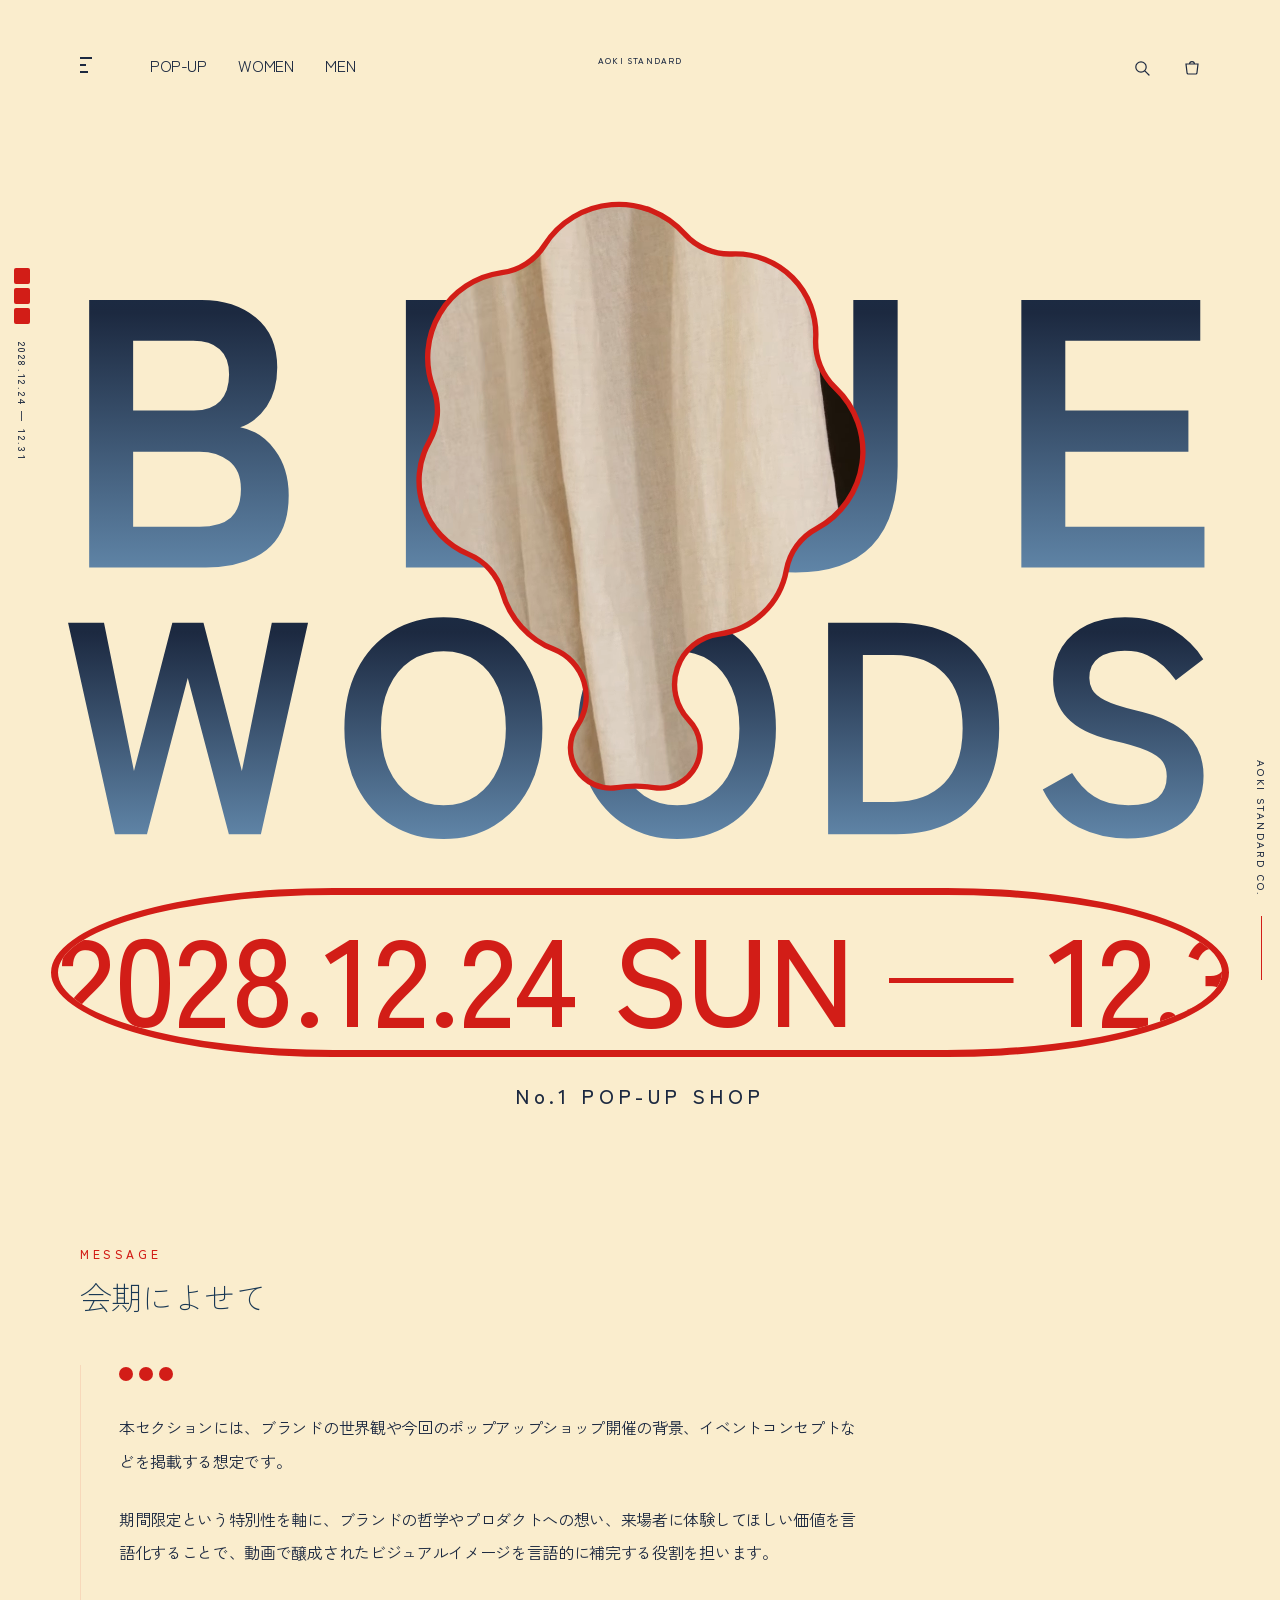
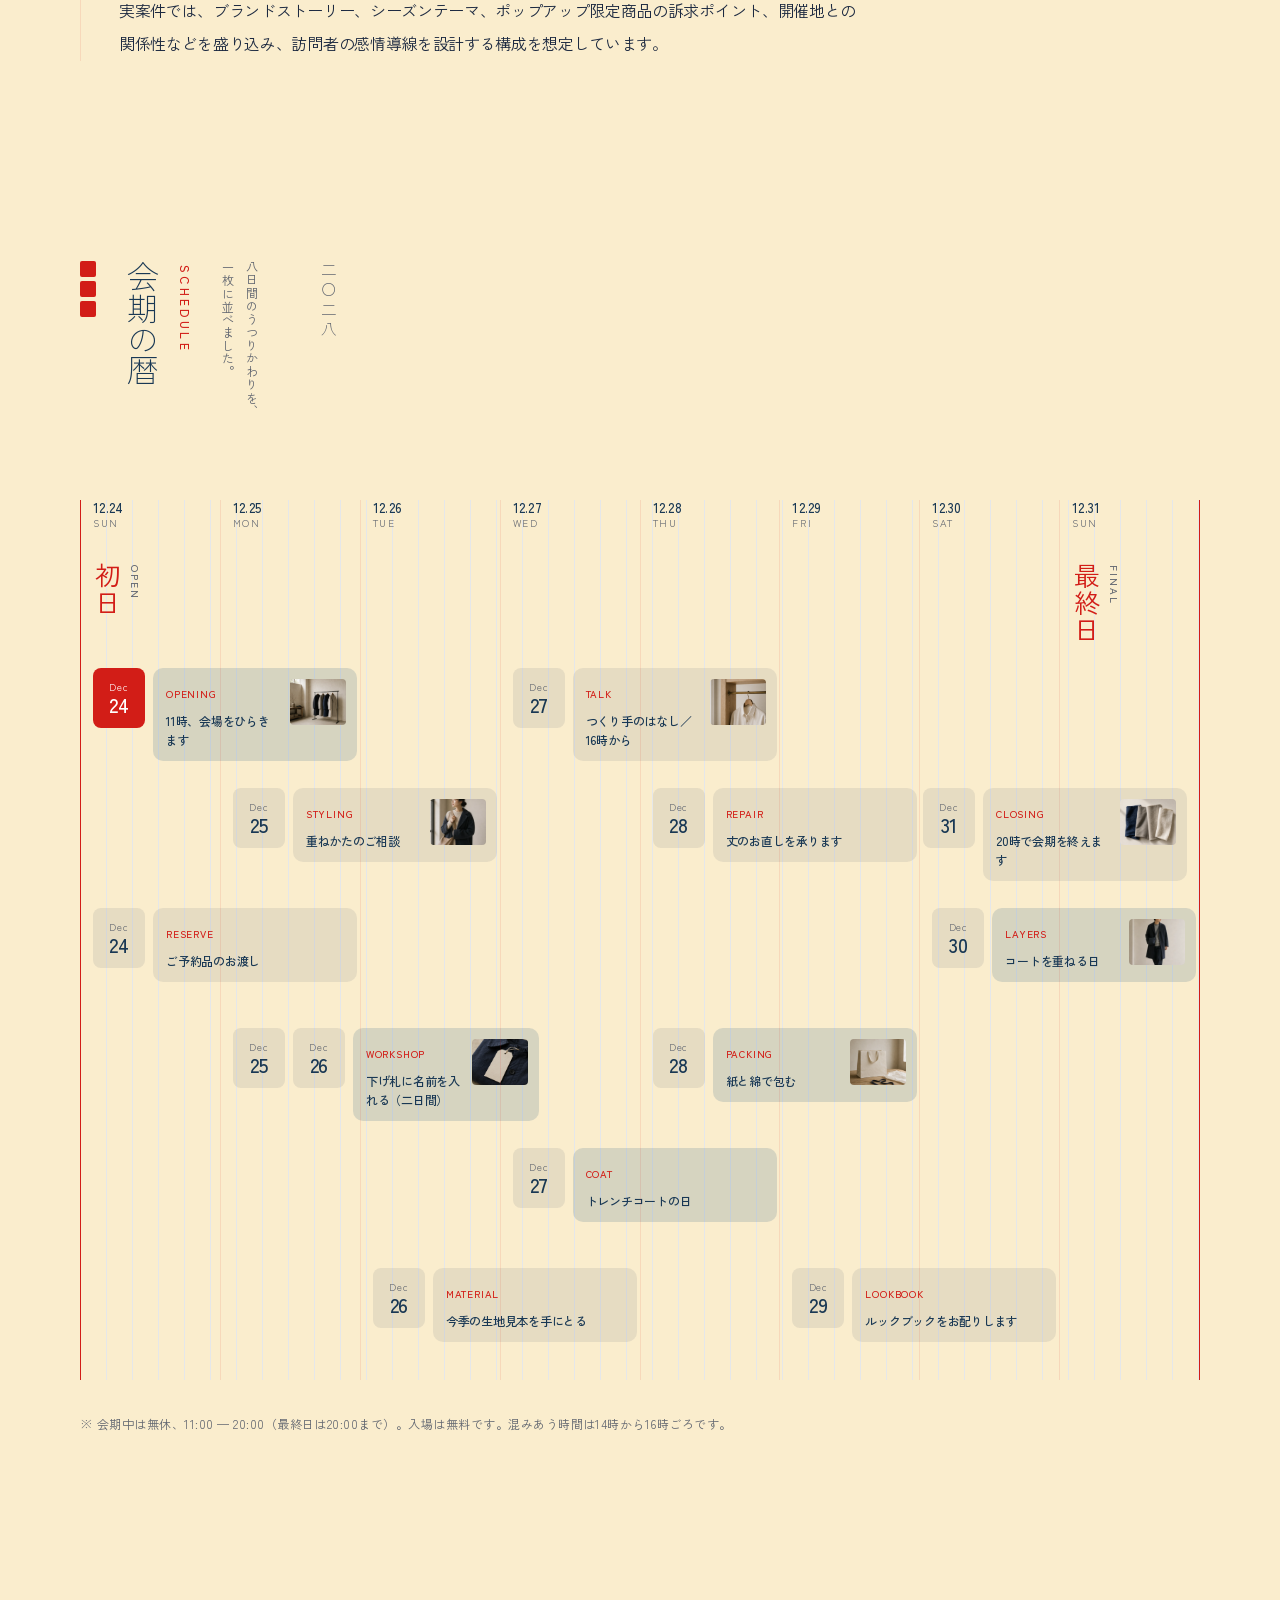
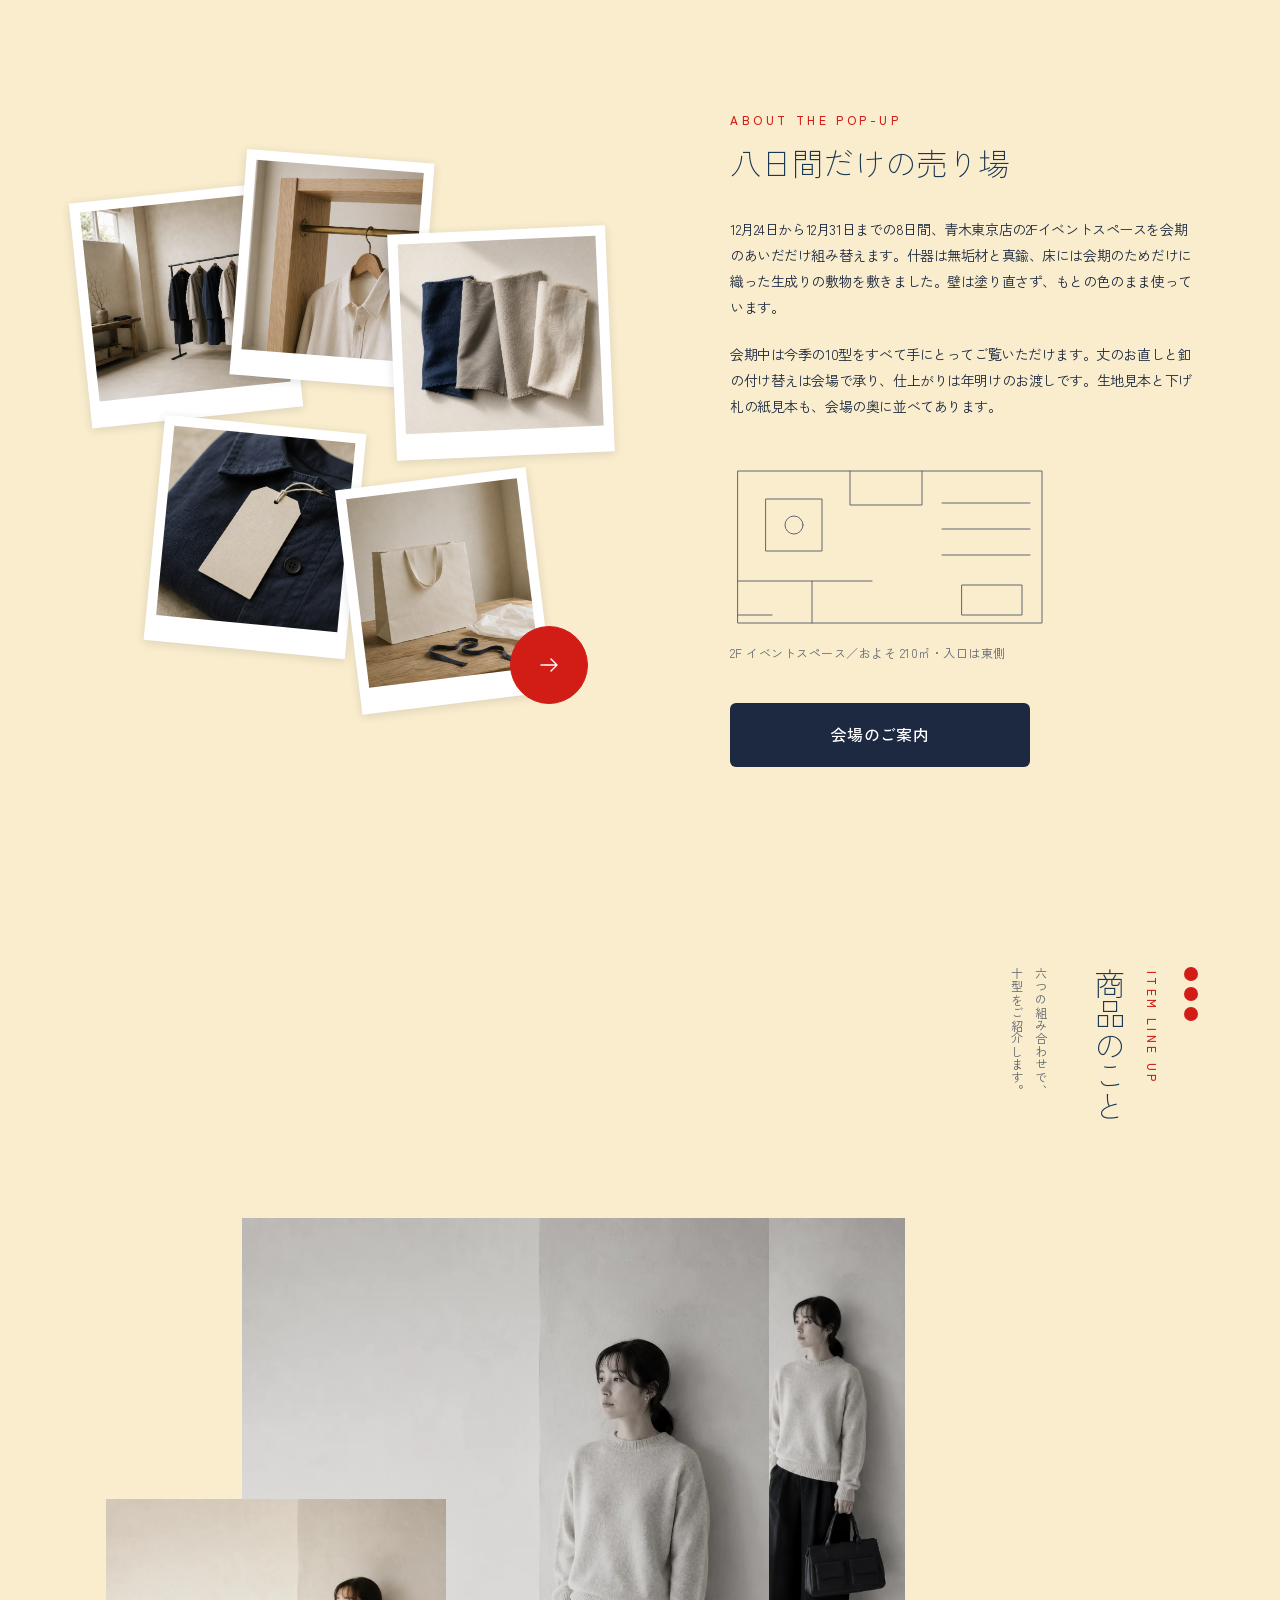
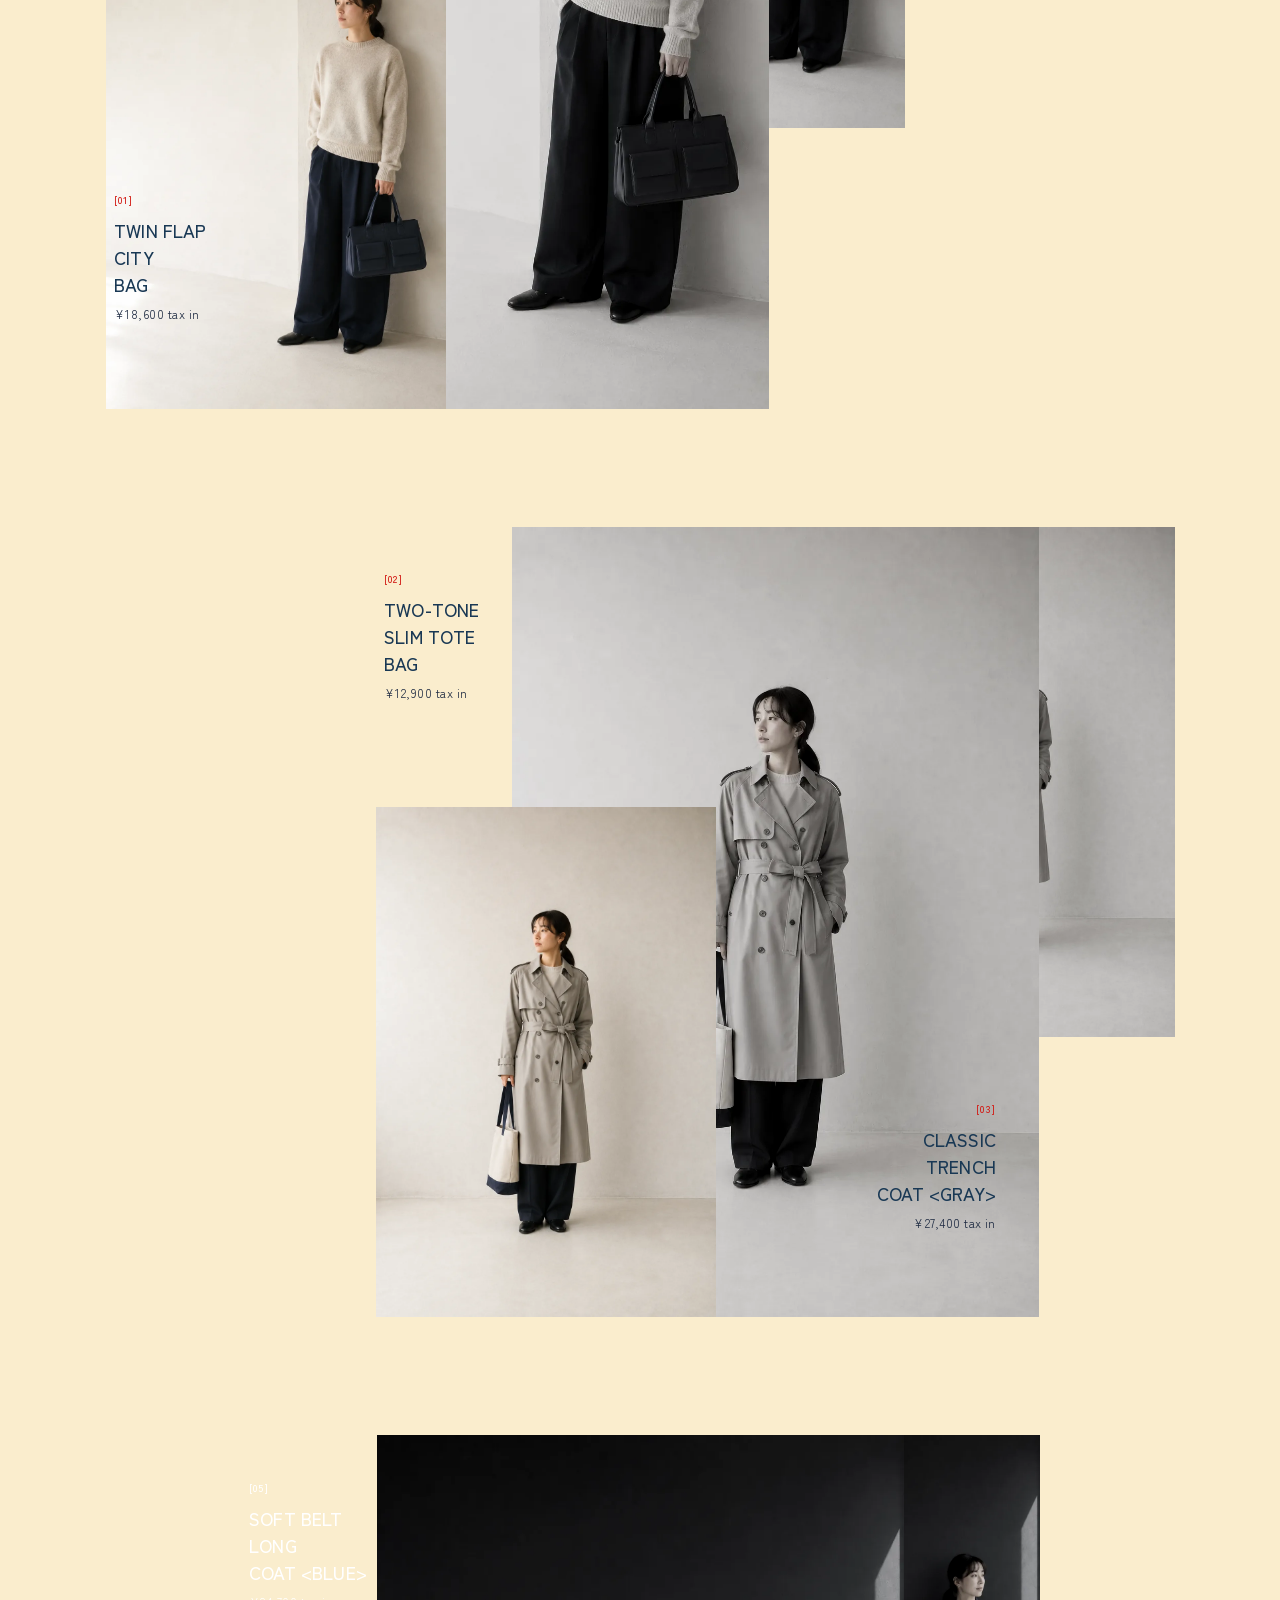
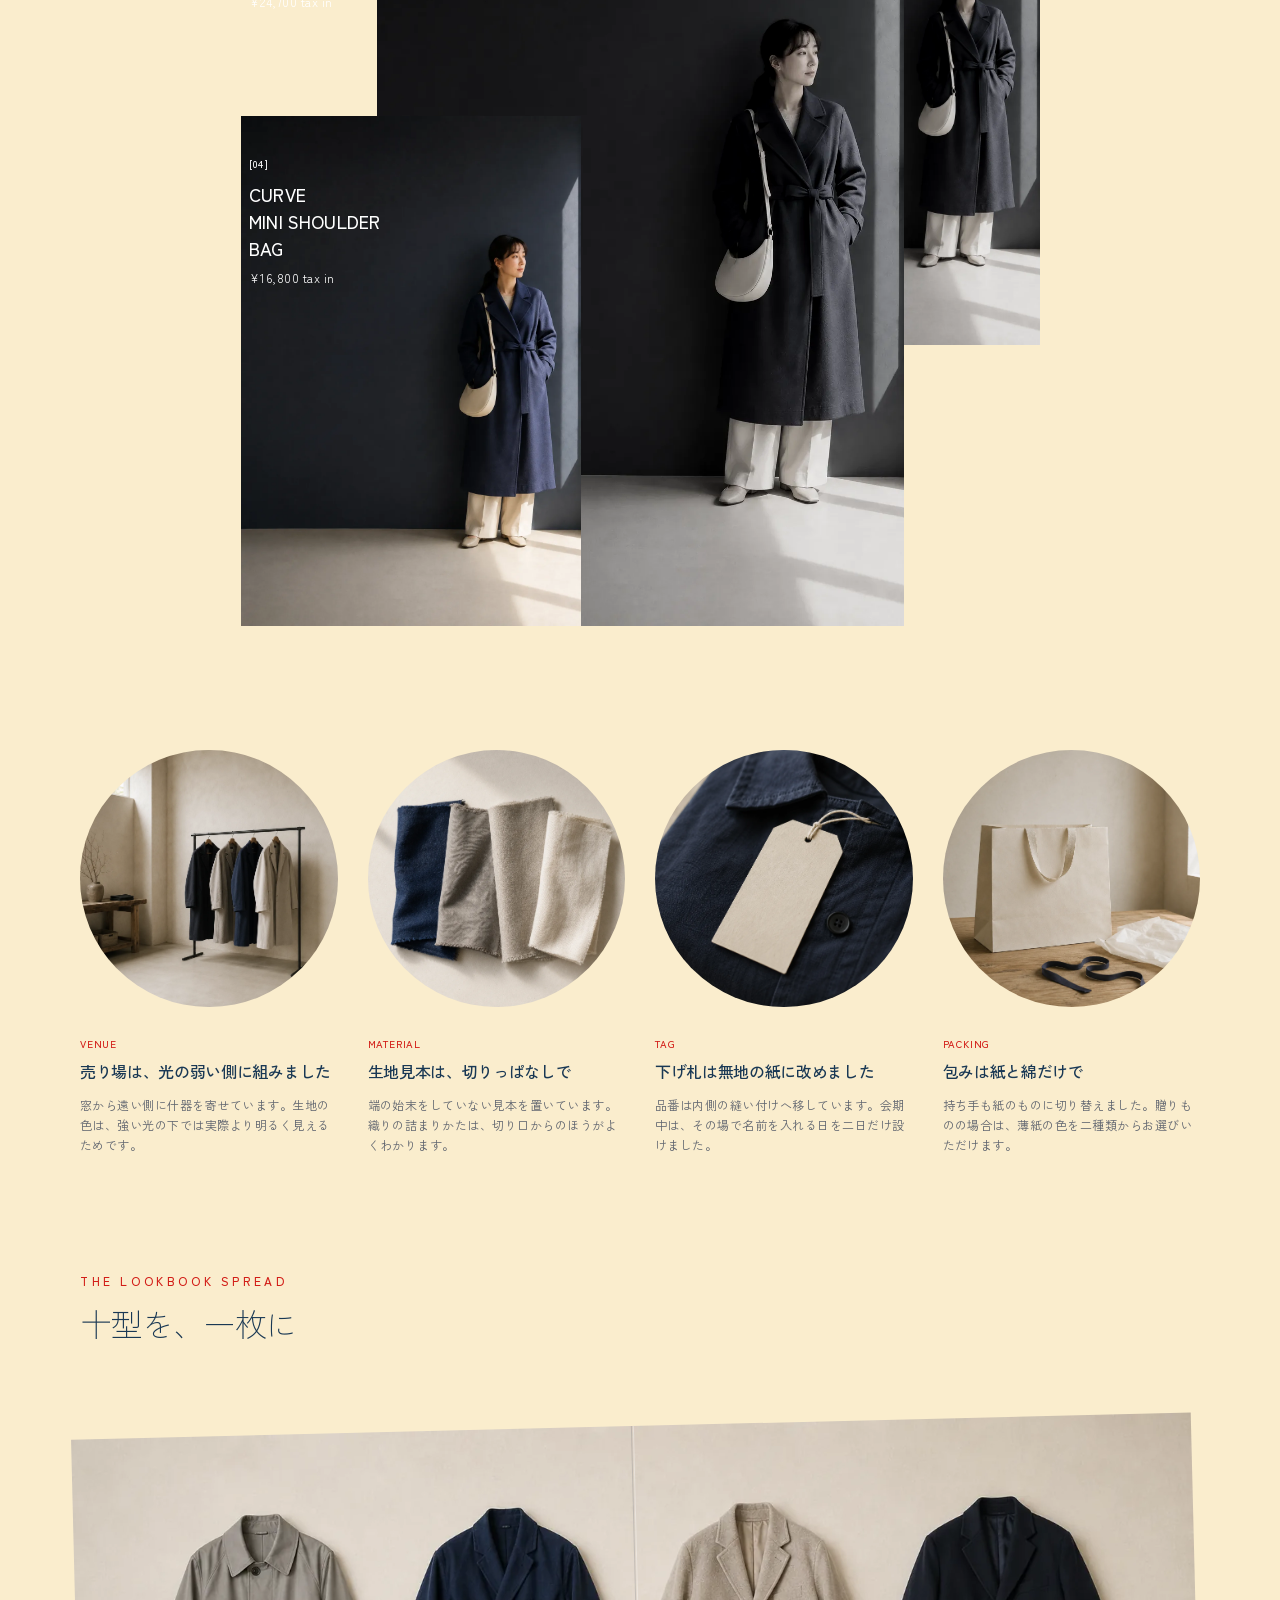
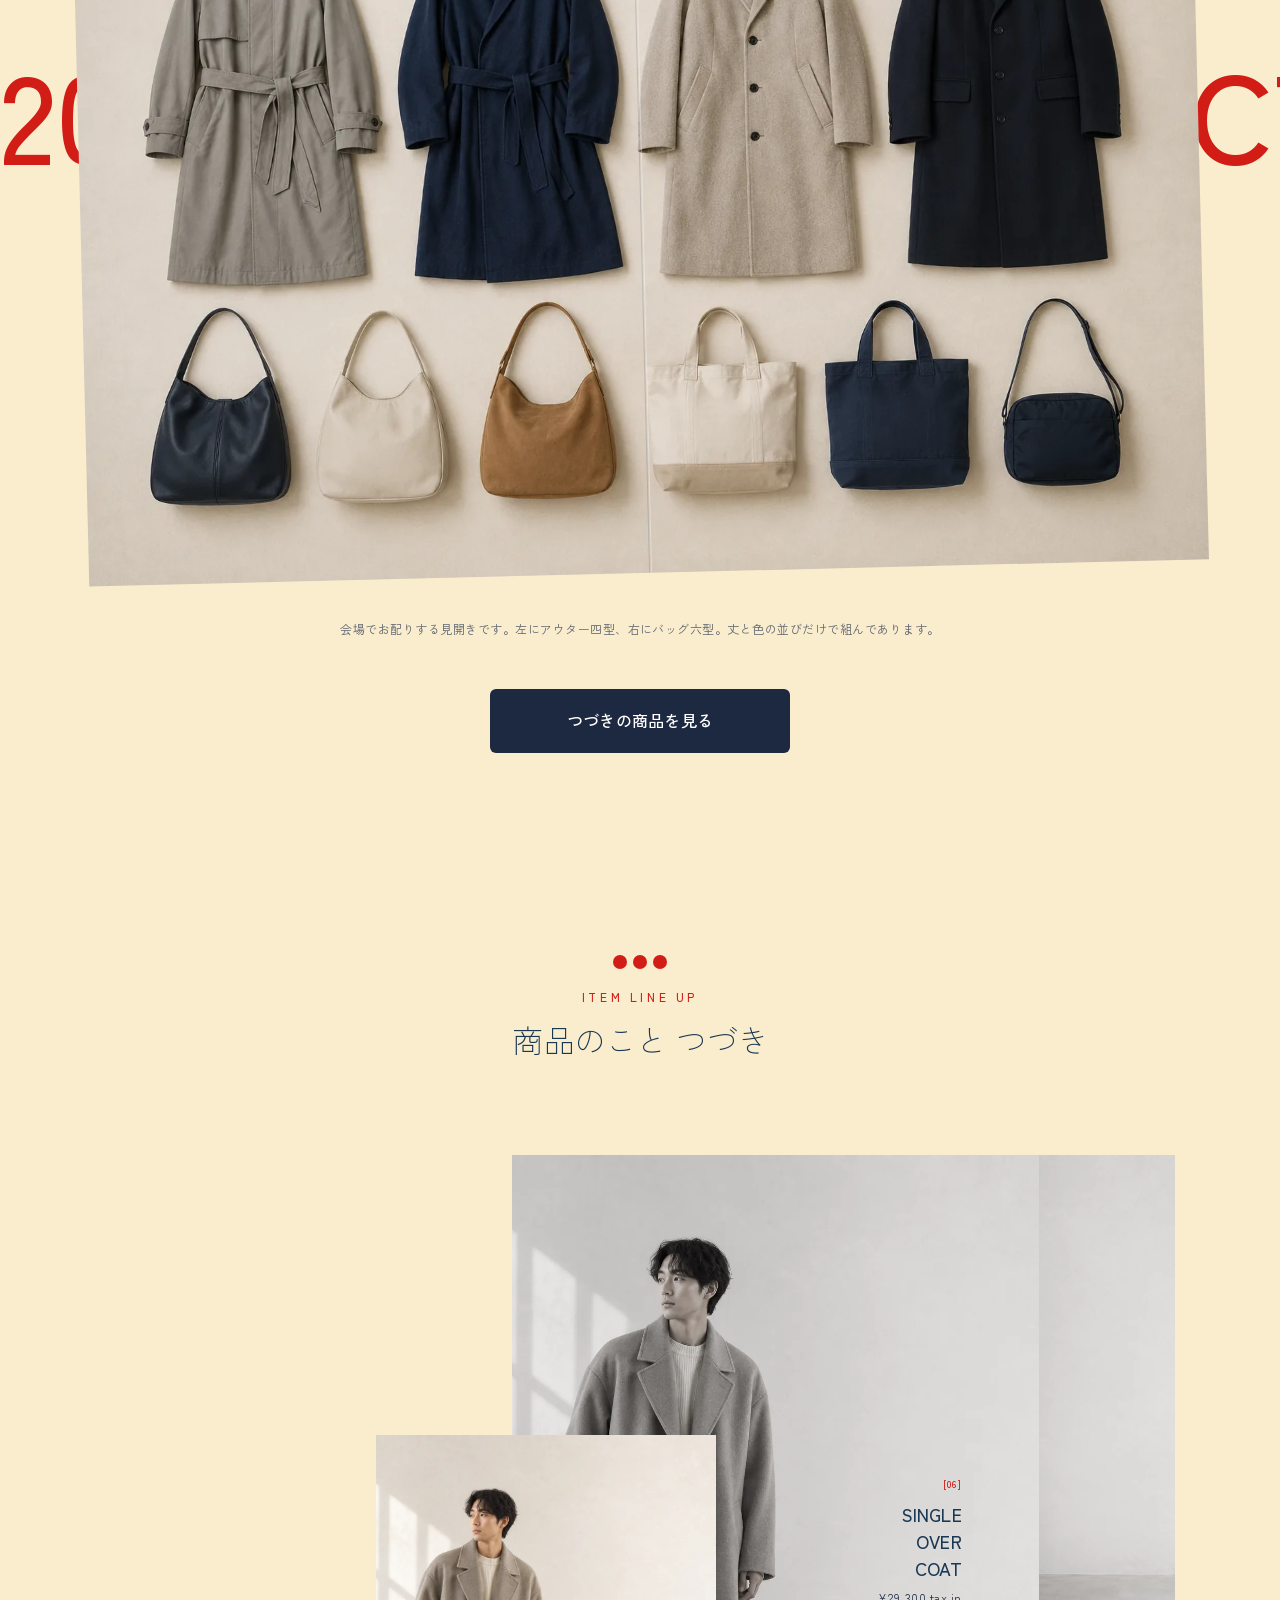
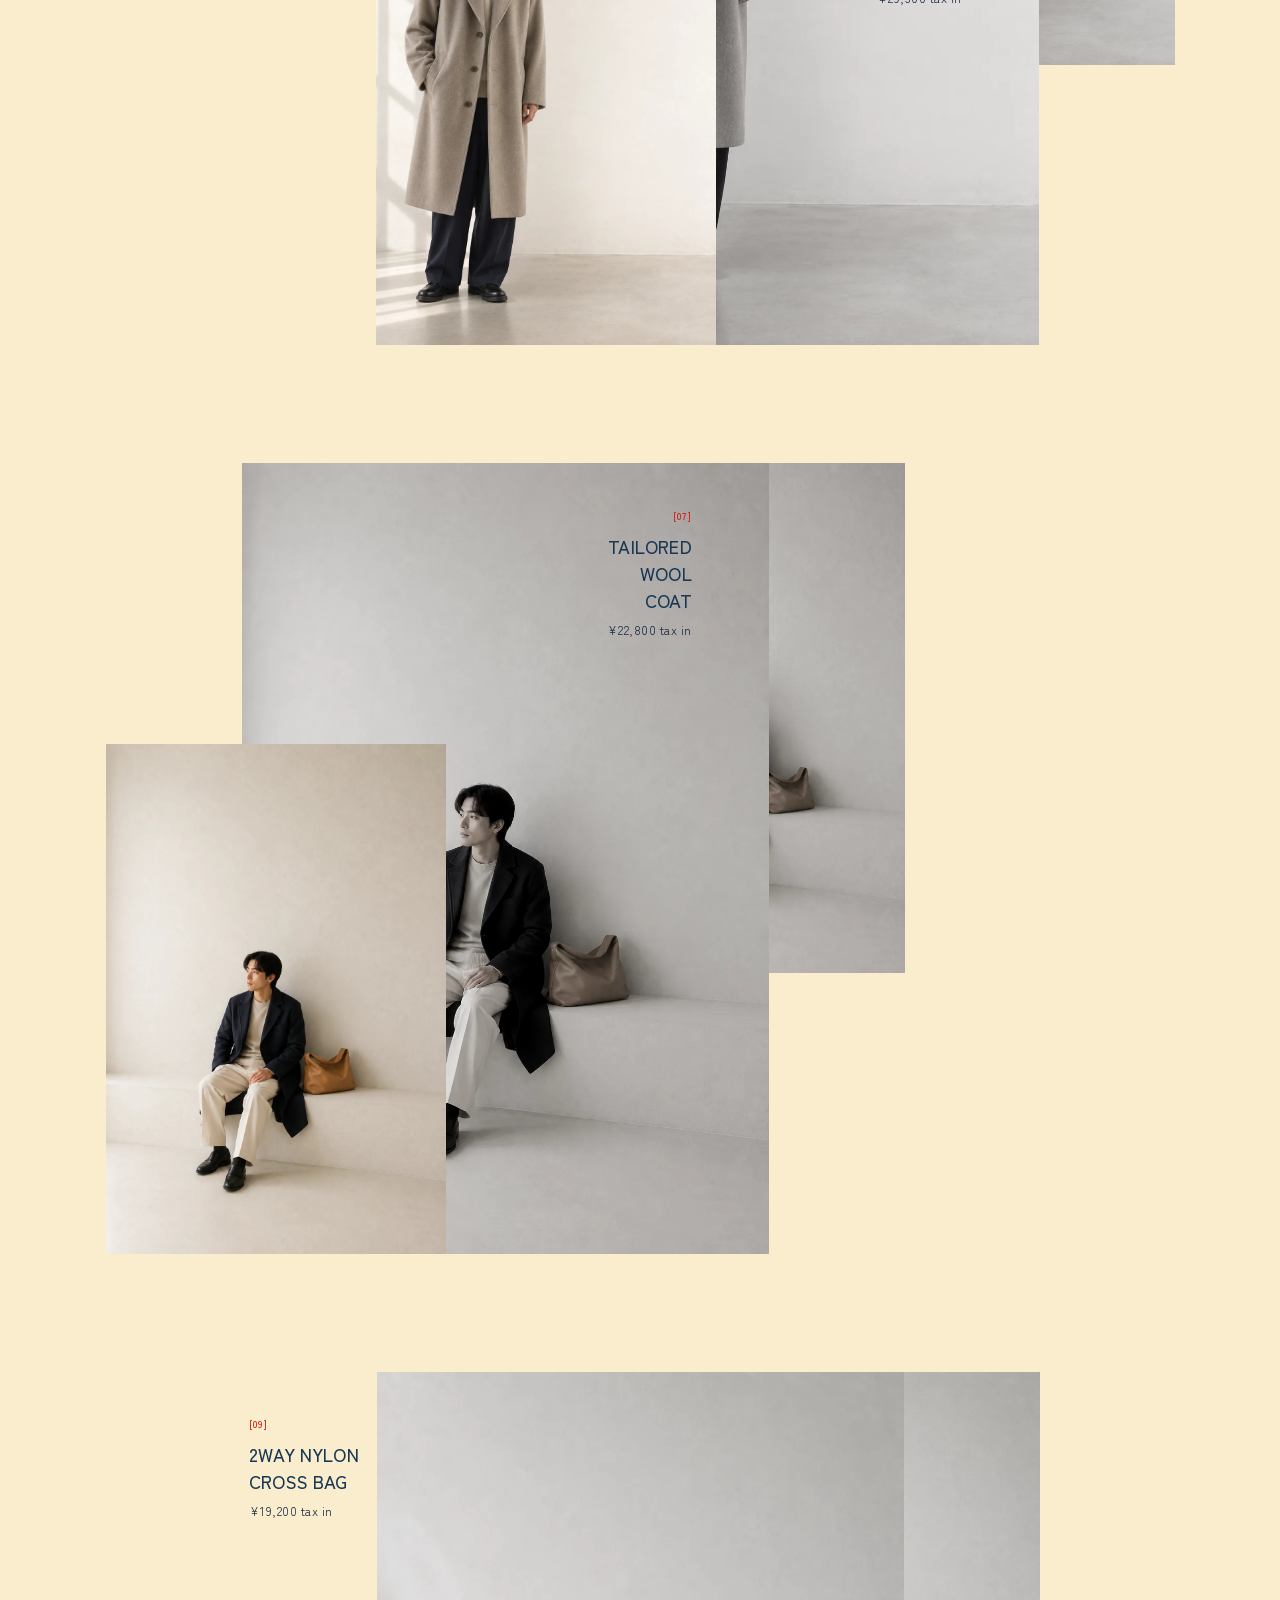
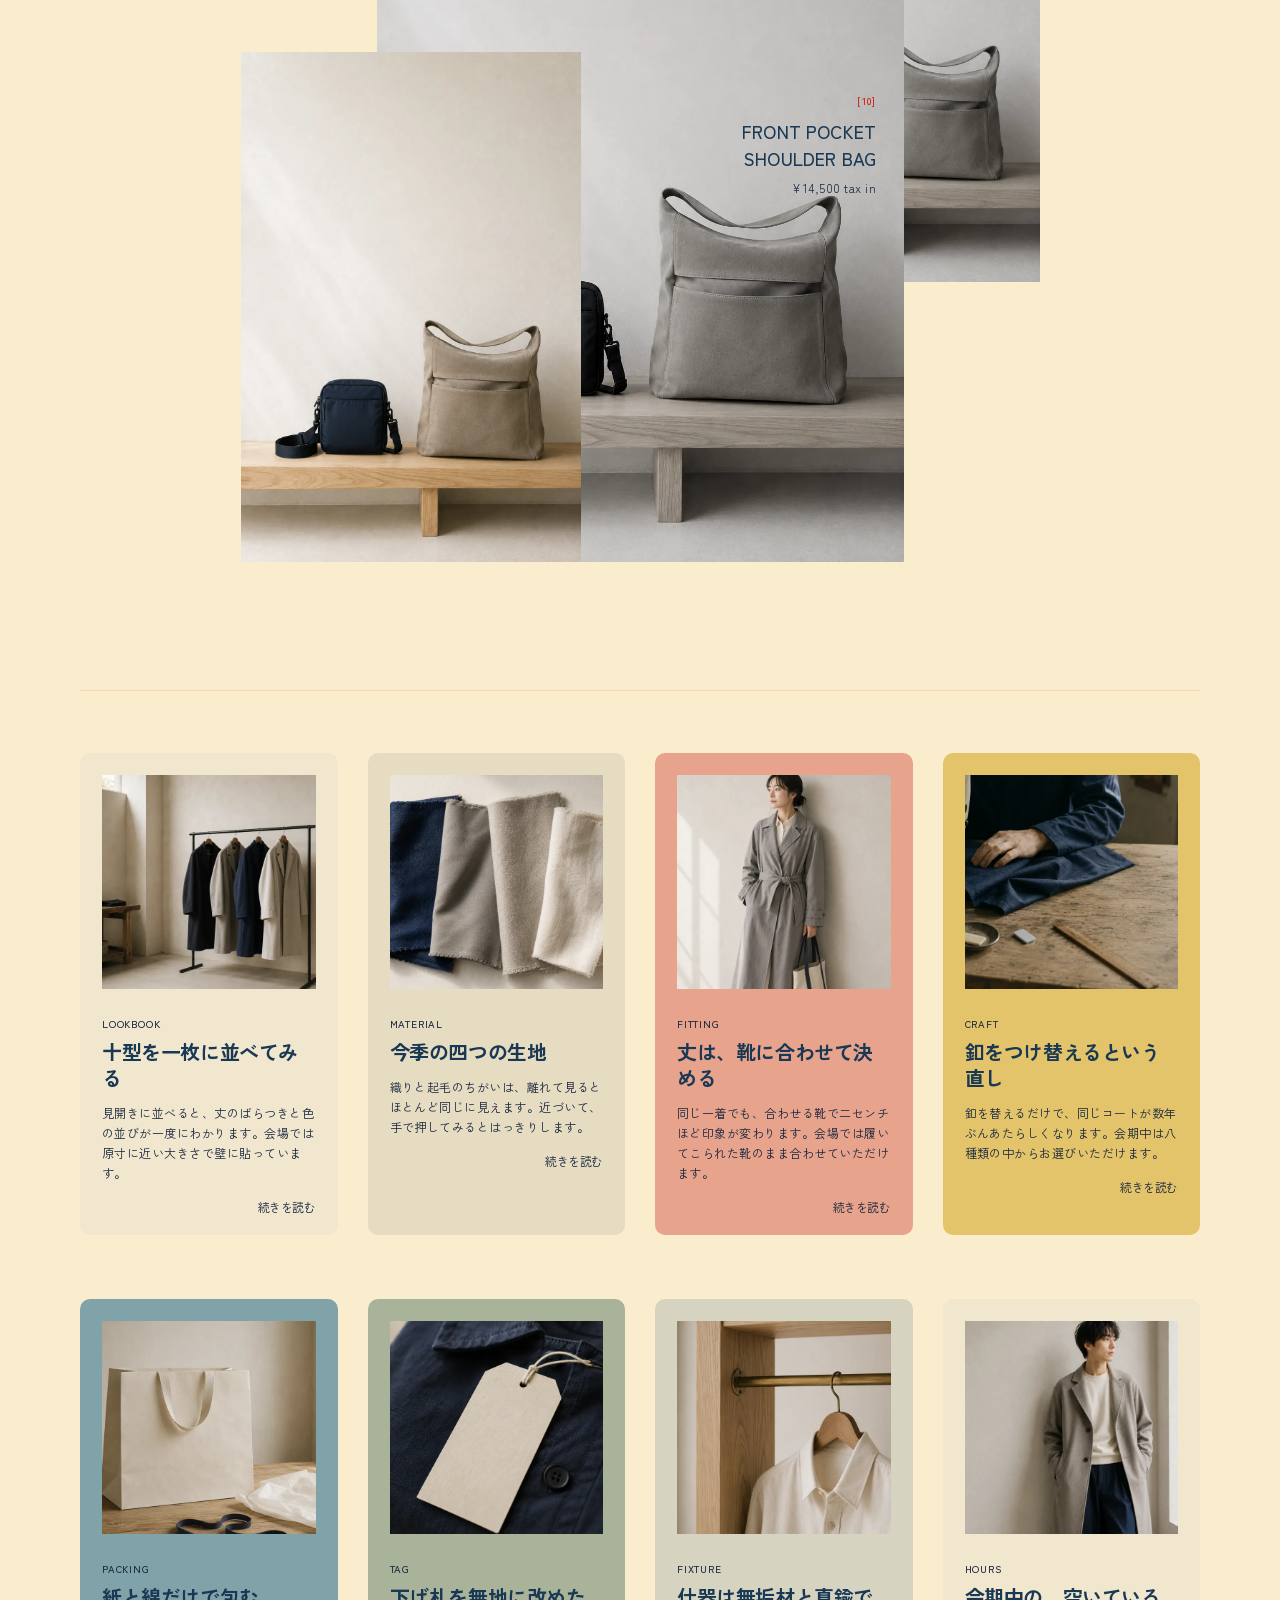
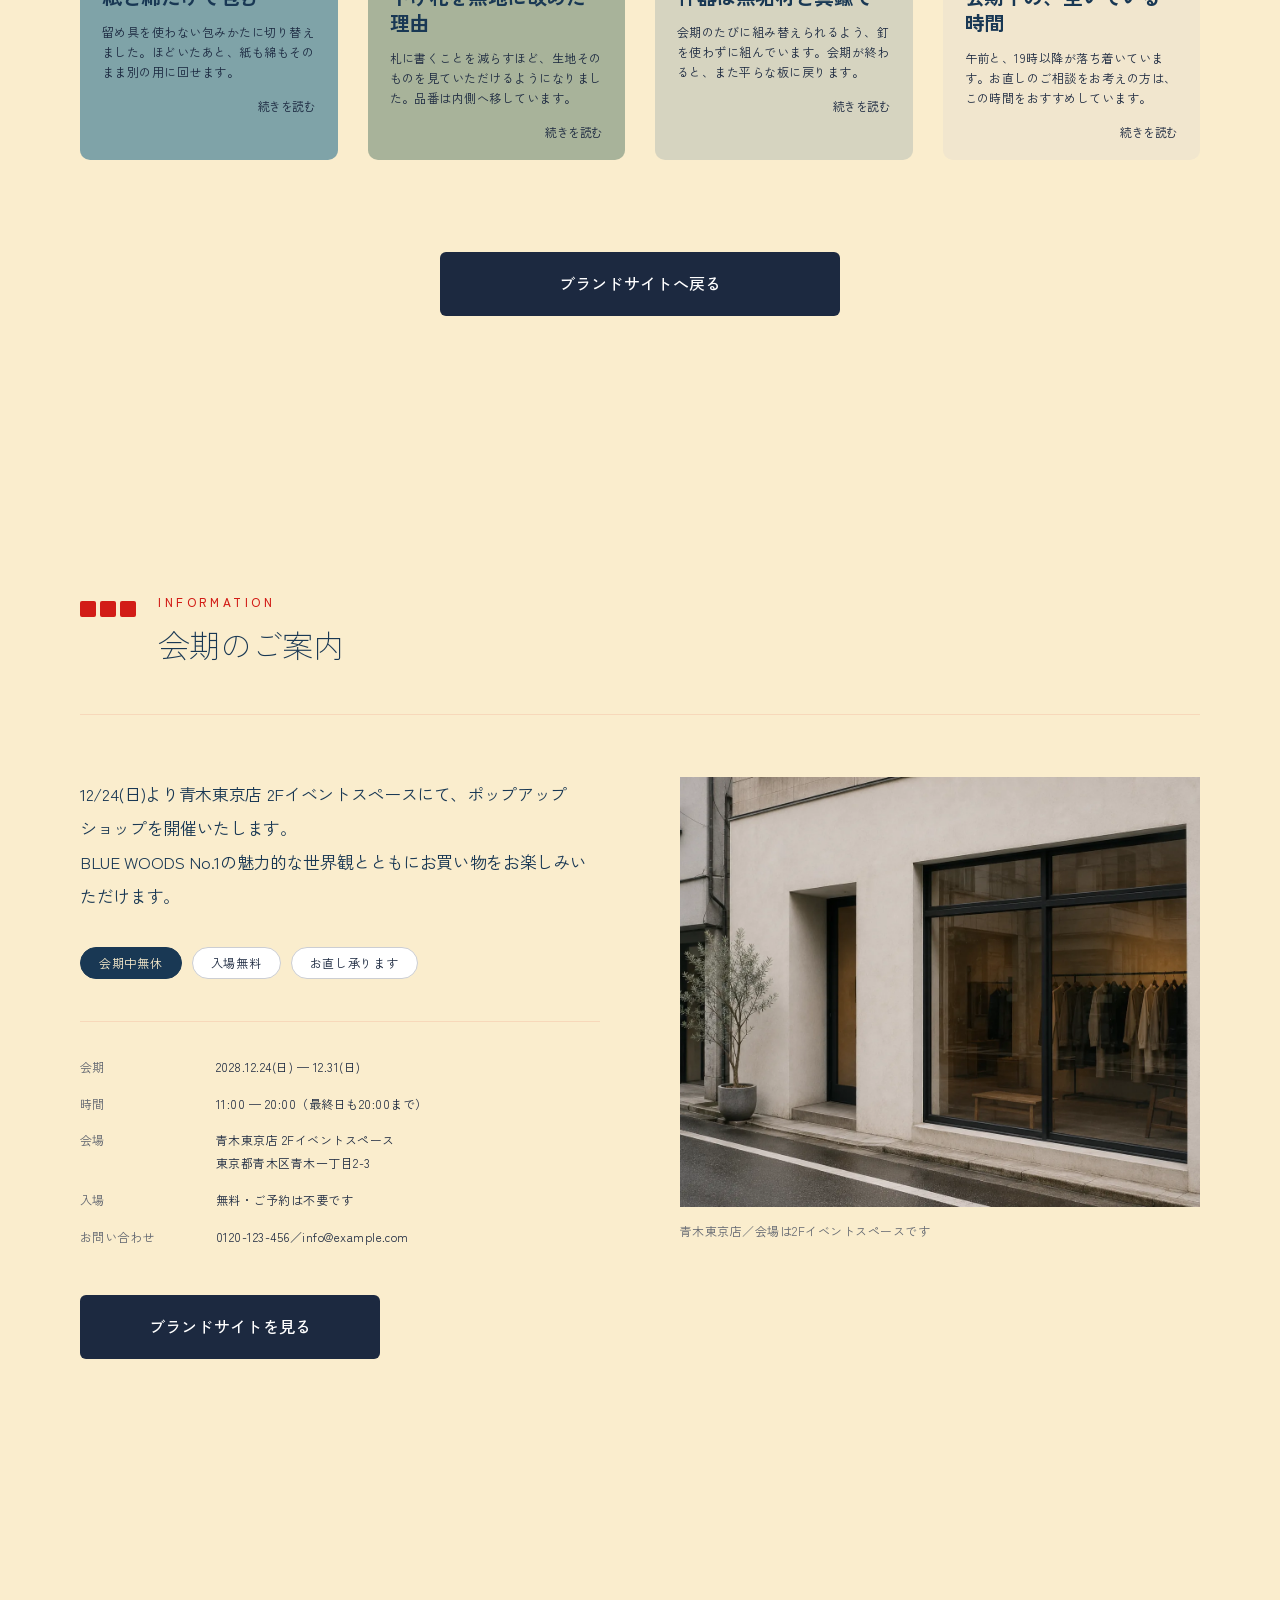
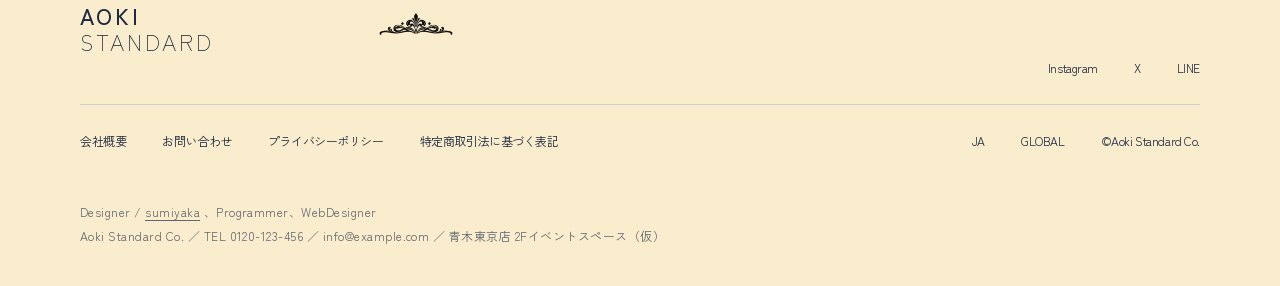
<file: popup.html>
<!DOCTYPE html>
<html lang="ja">
<head>
<meta charset="utf-8">
<meta name="viewport" content="width=device-width, initial-scale=1, viewport-fit=cover">

<title>BLUE WOODS No.1 POP-UP SHOP｜Aoki Standard Co.</title>
<meta name="description" content="2028年12月24日から12月31日までの8日間、青木東京店 2Fイベントスペースでひらくポップアップショップ「BLUE WOODS No.1」。会期の暦、会場のご案内、会期中だけ並ぶ10型のラインナップをご覧いただけます。">
<link rel="canonical" href="https://sumiyakaa.github.io/lp-aoki-standard/popup.html">

<meta property="og:type" content="website">
<meta property="og:site_name" content="Aoki Standard Co.">
<meta property="og:title" content="BLUE WOODS No.1 POP-UP SHOP｜Aoki Standard Co.">
<meta property="og:description" content="2028.12.24(日) — 12.31(日)、青木東京店 2Fイベントスペース。会期中だけ並ぶ10型と、8日間の暦をご案内します。">
<meta property="og:url" content="https://sumiyakaa.github.io/lp-aoki-standard/popup.html">
<meta property="og:image" content="https://sumiyakaa.github.io/lp-aoki-standard/img/ogp.jpg">
<meta name="twitter:card" content="summary_large_image">

<meta name="theme-color" content="#F4F4F2">
<link rel="icon" href="favicon.svg" type="image/svg+xml">
<link rel="apple-touch-icon" href="apple-touch-icon.png">

<!-- Runs before paint: motion.css only hides things once this lands. -->
<script>document.documentElement.classList.add('js');</script>

<link rel="preconnect" href="https://fonts.googleapis.com">
<link rel="preconnect" href="https://fonts.gstatic.com" crossorigin>
<link rel="stylesheet" href="https://fonts.googleapis.com/css2?family=Zen+Kaku+Gothic+New:wght@300;400;500;700&display=swap">

<link rel="stylesheet" href="css/base.css">
<link rel="stylesheet" href="css/motion.css">
<link rel="stylesheet" href="css/page-popup.css">

<script src="js/main.js" defer></script>
<script src="js/reveal.js" defer></script>

<script type="application/ld+json">
{
  "@context": "https://schema.org",
  "@type": "Event",
  "name": "BLUE WOODS No.1 POP-UP SHOP",
  "startDate": "2028-12-24T11:00+09:00",
  "endDate": "2028-12-31T20:00+09:00",
  "eventStatus": "https://schema.org/EventScheduled",
  "eventAttendanceMode": "https://schema.org/OfflineEventAttendanceMode",
  "isAccessibleForFree": true,
  "image": "https://sumiyakaa.github.io/lp-aoki-standard/img/ogp.jpg",
  "description": "会期中だけ並ぶ10型を手にとってお選びいただけるポップアップショップ。",
  "location": {
    "@type": "Place",
    "name": "青木東京店 2Fイベントスペース",
    "address": {
      "@type": "PostalAddress",
      "streetAddress": "青木一丁目2-3",
      "addressLocality": "青木区",
      "addressRegion": "東京都",
      "addressCountry": "JP"
    }
  },
  "organizer": {
    "@type": "Organization",
    "name": "Aoki Standard Co.",
    "url": "https://sumiyakaa.github.io/lp-aoki-standard/",
    "telephone": "0120-123-456",
    "email": "info@example.com"
  }
}
</script>
</head>

<body data-page="popup">
<a class="visually-hidden" href="#main">本文へスキップ</a>

<header class="site-header" id="site-header" data-visible="true" data-scroll="false">
  <div class="site-header__inner">

    <a class="site-header__logo" href="index.html" aria-label="Aoki Standard Co. トップへ">
      <svg viewBox="0 0 168 34" width="168" height="34" aria-hidden="true" focusable="false">
        <text x="0" y="23" font-family="'Zen Kaku Gothic New', sans-serif" font-size="17"
              font-weight="500" letter-spacing="2.4" fill="currentColor">AOKI STANDARD</text>
      </svg>
    </a>

    <div class="site-header__left">
      <button class="menu-button" type="button" aria-label="メニューを開く" aria-expanded="false" aria-controls="site-menu">
        <span></span><span></span><span></span>
      </button>
      <nav aria-label="主要">
        <ul class="site-header__links">
          <li><a href="popup.html" aria-current="page">POP-UP</a></li>
          <li><a href="women.html">WOMEN</a></li>
          <li><a href="men.html">MEN</a></li>
        </ul>
      </nav>
    </div>

    <div class="site-header__right">
      <button class="site-header__icon" type="button" aria-label="検索">
        <svg viewBox="0 0 16 16" width="16" height="16" aria-hidden="true" focusable="false">
          <circle cx="7" cy="7" r="5.2" fill="none" stroke="currentColor" stroke-width="1.2"/>
          <path d="M10.8 10.8 15 15" fill="none" stroke="currentColor" stroke-width="1.2" stroke-linecap="round"/>
        </svg>
      </button>
      <button class="site-header__icon" type="button" aria-label="カート（0点）">
        <svg viewBox="0 0 16 16" width="16" height="16" aria-hidden="true" focusable="false">
          <path d="M2 4h12l-1.1 9.2a1 1 0 0 1-1 .8H4.1a1 1 0 0 1-1-.8Z" fill="none" stroke="currentColor" stroke-width="1.2"/>
          <path d="M5.6 4a2.4 2.4 0 0 1 4.8 0" fill="none" stroke="currentColor" stroke-width="1.2"/>
        </svg>
      </button>
    </div>

  </div>
  <nav class="site-menu" id="site-menu" aria-label="メニュー" hidden>
    <ul>
      <li><a href="index.html">TOP</a></li>
      <li><a href="popup.html" aria-current="page">POP-UP</a></li>
      <li><a href="women.html">WOMEN</a></li>
      <li><a href="men.html">MEN</a></li>
    </ul>
  </nav>
</header>

<main class="site-main" id="main">

  <!-- ======================================================================
       1 — FIRST VIEW

       Three plates on one 1440×970 stage, in this paint order: the giant type
       at the back, the red marquee frame over it, and the masked video in
       front of both. The mask's hem crosses the frame — that overlap is the
       whole point of the composition and is why the frame is not simply
       stacked under the type.

       The mask is CSS `mask-image` on the <video>, with the red outline drawn
       as a separate inline <path>. Two things it deliberately does NOT do:
       it does not use <foreignObject> (WebKit differs), and it does not draw
       the outline with <use> (a duplicated path falls back to fill:black
       across the shadow boundary and covers the video completely).
       ====================================================================== -->
  <section class="section fv" id="firstview" aria-labelledby="fv-title" data-intro>

    <span class="vlabel vlabel--left intro" style="--intro-delay:760ms" aria-hidden="true">
      <svg class="deco deco--stamp" viewBox="0 0 16 56" width="16" height="56" focusable="false"><rect width="16" height="16" rx="2"/><rect y="20" width="16" height="16" rx="2"/><rect y="40" width="16" height="16" rx="2"/></svg>
      <span class="vlabel__text">2028.12.24 — 12.31</span>
    </span>

    <span class="vlabel vlabel--right intro" style="--intro-delay:820ms" aria-hidden="true">
      <span class="vlabel__text">AOKI STANDARD CO.</span>
      <span class="vlabel__rule"></span>
    </span>

    <div class="fv__stage">

      <!-- The name as the field everything else stands on. Both lines are
           forced to the same measure with textLength, so the block has two
           flush edges and reads as a mass rather than as a large heading.
           `lengthAdjust="spacing"` gets there by opening the letter gaps and
           leaves the letterforms untouched. -->
      <svg class="fv__word intro intro--mass" style="--intro-delay:0ms"
           viewBox="0 0 1300 650" preserveAspectRatio="xMidYMid meet"
           aria-hidden="true" focusable="false">
        <defs>
          <linearGradient id="fvWord" x1="0" y1="0" x2="0" y2="1">
            <stop offset="0" class="s-deep"/>
            <stop offset=".34" class="s-ink"/>
            <stop offset="1" class="s-sky"/>
          </linearGradient>
        </defs>
        <text class="fv__word-a" x="0" y="320" textLength="1300" lengthAdjust="spacing">BLUE</text>
        <text class="fv__word-b" x="0" y="620" textLength="1300" lengthAdjust="spacing">WOODS</text>
      </svg>

      <div class="fv__frame marquee intro intro--widen" style="--intro-delay:340ms" aria-hidden="true">
        <div class="marquee__lines">
          <span class="marquee__line">2028.12.24 SUN — 12.31 SUN&ensp;&middot;&ensp;AOKI TOKYO 2F&ensp;&middot;&ensp;2028.12.24 SUN — 12.31 SUN&ensp;&middot;&ensp;AOKI TOKYO 2F&ensp;&middot;&ensp;</span>
          <span class="marquee__line">2028.12.24 SUN — 12.31 SUN&ensp;&middot;&ensp;AOKI TOKYO 2F&ensp;&middot;&ensp;2028.12.24 SUN — 12.31 SUN&ensp;&middot;&ensp;AOKI TOKYO 2F&ensp;&middot;&ensp;</span>
        </div>
      </div>

      <div class="fv-mark intro intro--mass" style="--intro-delay:460ms">
        <video class="fv-mark__media" autoplay muted loop playsinline preload="metadata"
               poster="video/fv-cloth-poster.jpg" width="557" height="665"
               aria-label="生成りの布がゆっくりと揺れる映像">
          <source src="video/fv-cloth.mp4" type='video/mp4; codecs="avc1.4d4028"'>
          <source src="video/fv-cloth.webm" type="video/webm; codecs=vp9">
        </video>
        <svg class="fv-mark__edge" viewBox="0 0 557 665" aria-hidden="true" focusable="false"><path d="M170.6 51.7C187.2 25.6 215 8.8 245.8 6.3C276.6 3.8 306.8 15.9 327.3 39C340.8 54.1 360.3 62.3 380.5 61.5C405.8 60.4 430.4 70.1 448.2 88.1C466 106.1 475.4 130.8 474 156.1C472.9 176.9 481 197.2 496.1 211.5C519 233.1 530.1 264.3 525.9 295.5C521.7 326.7 502.7 353.9 475 368.7C457.2 378.1 444.8 395.2 441.2 415C434.4 452.8 403.9 481.8 365.8 486.7C344.4 489.5 326.4 504.1 319.3 524.4C312.2 544.8 317.1 567.4 332.1 582.9C345.6 596.8 348.6 617.7 339.7 634.9C330.7 652 311.8 661.5 292.7 658.5C279.1 656.3 265.3 656.3 251.7 658.5C234 661.3 216.3 653.3 206.7 638.2C197 623.1 197.3 603.7 207.4 588.9C217.1 574.6 219.8 556.6 214.7 540.1C209.6 523.5 197.2 510.2 181.1 503.8C153 492.8 131.7 469.2 123.5 440.1C118 420.8 103.9 405 85.3 397.3C61.8 387.6 43.5 368.2 35.2 344.2C26.8 320.1 29.2 293.6 41.7 271.4C52 253.1 53.7 231.1 46.2 211.5C35.8 184.1 38.4 153.6 53.3 128.4C68.3 103.3 93.9 86.3 122.8 82.4C142.5 79.7 160 68.5 170.6 51.7Z"/></svg>
      </div>

      <!-- The heading still reads "BLUE WOODS No.1 POP-UP SHOP" in full; the
           first two words are set 300px high behind the picture, so here they
           are carried by a hidden span instead of being printed twice. -->
      <h1 class="fv__title intro intro--rise" style="--intro-delay:660ms" id="fv-title"><span class="visually-hidden">BLUE WOODS </span>No.1 POP-UP SHOP</h1>

    </div>
  </section>


  <!-- ======================================================================
       2 — MESSAGE

       The three paragraphs are the brief's own copy and are reproduced word
       for word. The only editorial decision here is where they sit: an 800px
       measure hung off the left of the container with the ruled paper edge
       beside it, so the section reads as an opening note rather than as a
       centred hero paragraph.
       ====================================================================== -->
  <section class="section section--tight message" id="message" aria-labelledby="h-message">
    <div class="container">

      <h2 class="phead" id="h-message">
        <span class="phead__en">MESSAGE</span>
        <span class="phead__ja">会期によせて</span>
      </h2>

      <div class="message__body" data-reveal="rise">
        <svg class="deco deco--dots" viewBox="0 0 54 18" width="54" height="18" aria-hidden="true" focusable="false"><circle cx="7" cy="9" r="7"/><circle cx="27" cy="9" r="7"/><circle cx="47" cy="9" r="7"/></svg>

        <p>本セクションには、ブランドの世界観や今回のポップアップショップ開催の背景、イベントコンセプトなどを掲載する想定です。</p>

        <p>期間限定という特別性を軸に、ブランドの哲学やプロダクトへの想い、来場者に体験してほしい価値を言語化することで、動画で醸成されたビジュアルイメージを言語的に補完する役割を担います。</p>

        <p>実案件では、ブランドストーリー、シーズンテーマ、ポップアップ限定商品の訴求ポイント、開催地との関係性などを盛り込み、訪問者の感情導線を設計する構成を想定しています。</p>
      </div>

    </div>
  </section>


  <!-- ======================================================================
       3 — 会期の暦

       The anchor's calendar, restated for eight days. Two red rules mark the
       first and the last day and carry the vertical labels; every day between
       them gets a --red-hair rule, and the field behind is ruled at 26px like
       manuscript paper. Cards are allowed to run past their own column — that
       overlap is what makes a row of columns read as a timeline.

       Vertical positions come from six named rows, not from a value per card.
       ====================================================================== -->
  <section class="section calendar" id="calendar" aria-labelledby="h-calendar">
    <div class="wide">

      <div class="vhead" data-reveal>
        <svg class="deco deco--stamp" viewBox="0 0 16 56" width="16" height="56" aria-hidden="true" focusable="false"><rect width="16" height="16" rx="2"/><rect y="20" width="16" height="16" rx="2"/><rect y="40" width="16" height="16" rx="2"/></svg>

        <h2 class="phead phead--v" id="h-calendar">
          <span class="phead__ja h2-vertical">会期の暦</span>
          <span class="phead__en">SCHEDULE</span>
        </h2>

        <p class="vhead__lead">八日間のうつりかわりを、<br>一枚に並べました。</p>
        <p class="vhead__year" aria-hidden="true">二〇二八</p>
      </div>

      <div class="cal" data-reveal="rise">
        <div class="cal__scroll">
          <div class="cal__track">

            <!-- 12.24 -->
            <div class="cal__day cal__day--open">
              <p class="cal__daylabel"><span class="cal__date">12.24</span><span class="cal__dow">SUN</span></p>
              <span class="cal__edge" aria-hidden="true"><span class="cal__edge-ja">初日</span><span class="cal__edge-en">OPEN</span></span>

              <article class="cal__event" data-row="1">
                <span class="badge badge--red"><span class="badge__m">Dec</span><span class="badge__d">24</span></span>
                <span class="chip chip--blue">
                  <span class="chip__body"><span class="label label--red">OPENING</span><span class="chip__title">11時、会場をひらきます</span></span>
                  <span class="chip__thumb"><img src="img/story/story01.webp" width="1254" height="1254" loading="lazy" decoding="async" alt="会期初日の朝、什器を並べ終えた2Fイベントスペース"></span>
                </span>
              </article>

              <article class="cal__event" data-row="3">
                <span class="badge"><span class="badge__m">Dec</span><span class="badge__d">24</span></span>
                <span class="chip chip--gray">
                  <span class="chip__body"><span class="label label--red">RESERVE</span><span class="chip__title">ご予約品のお渡し</span></span>
                </span>
              </article>
            </div>

            <!-- 12.25 -->
            <div class="cal__day">
              <p class="cal__daylabel"><span class="cal__date">12.25</span><span class="cal__dow">MON</span></p>

              <article class="cal__event" data-row="2">
                <span class="badge"><span class="badge__m">Dec</span><span class="badge__d">25</span></span>
                <span class="chip chip--gray">
                  <span class="chip__body"><span class="label label--red">STYLING</span><span class="chip__title">重ねかたのご相談</span></span>
                  <span class="chip__thumb"><img src="img/style/style-w03-crop.webp" width="520" height="780" loading="lazy" decoding="async" alt="コートを肩から掛けたウィメンズのスタイリング"></span>
                </span>
              </article>

              <article class="cal__event cal__event--wide" data-row="4">
                <span class="badge"><span class="badge__m">Dec</span><span class="badge__d">25</span></span>
                <span class="badge"><span class="badge__m">Dec</span><span class="badge__d">26</span></span>
                <span class="chip chip--blue">
                  <span class="chip__body"><span class="label label--red">WORKSHOP</span><span class="chip__title">下げ札に名前を入れる（二日間）</span></span>
                  <span class="chip__thumb"><img src="img/story/story04.webp" width="1254" height="1254" loading="lazy" decoding="async" alt="無地の下げ札と、名入れに使う活字を並べた作業台"></span>
                </span>
              </article>
            </div>

            <!-- 12.26 -->
            <div class="cal__day">
              <p class="cal__daylabel"><span class="cal__date">12.26</span><span class="cal__dow">TUE</span></p>

              <article class="cal__event" data-row="6">
                <span class="badge"><span class="badge__m">Dec</span><span class="badge__d">26</span></span>
                <span class="chip chip--gray">
                  <span class="chip__body"><span class="label label--red">MATERIAL</span><span class="chip__title">今季の生地見本を手にとる</span></span>
                </span>
              </article>
            </div>

            <!-- 12.27 -->
            <div class="cal__day">
              <p class="cal__daylabel"><span class="cal__date">12.27</span><span class="cal__dow">WED</span></p>

              <article class="cal__event" data-row="1">
                <span class="badge"><span class="badge__m">Dec</span><span class="badge__d">27</span></span>
                <span class="chip chip--gray">
                  <span class="chip__body"><span class="label label--red">TALK</span><span class="chip__title">つくり手のはなし／16時から</span></span>
                  <span class="chip__thumb"><img src="img/story/story02.webp" width="1254" height="1254" loading="lazy" decoding="async" alt="無垢材と真鍮で組んだ会場の什器"></span>
                </span>
              </article>

              <article class="cal__event" data-row="5">
                <span class="badge"><span class="badge__m">Dec</span><span class="badge__d">27</span></span>
                <span class="chip chip--blue">
                  <span class="chip__body"><span class="label label--red">COAT</span><span class="chip__title">トレンチコートの日</span></span>
                </span>
              </article>
            </div>

            <!-- 12.28 -->
            <div class="cal__day">
              <p class="cal__daylabel"><span class="cal__date">12.28</span><span class="cal__dow">THU</span></p>

              <article class="cal__event" data-row="2">
                <span class="badge"><span class="badge__m">Dec</span><span class="badge__d">28</span></span>
                <span class="chip chip--gray">
                  <span class="chip__body"><span class="label label--red">REPAIR</span><span class="chip__title">丈のお直しを承ります</span></span>
                </span>
              </article>

              <article class="cal__event" data-row="4">
                <span class="badge"><span class="badge__m">Dec</span><span class="badge__d">28</span></span>
                <span class="chip chip--blue">
                  <span class="chip__body"><span class="label label--red">PACKING</span><span class="chip__title">紙と綿で包む</span></span>
                  <span class="chip__thumb"><img src="img/story/story05.webp" width="1254" height="1254" loading="lazy" decoding="async" alt="無地の紙袋と薄紙、綿のリボンを並べた包装の支度"></span>
                </span>
              </article>
            </div>

            <!-- 12.29 -->
            <div class="cal__day">
              <p class="cal__daylabel"><span class="cal__date">12.29</span><span class="cal__dow">FRI</span></p>

              <article class="cal__event" data-row="6">
                <span class="badge"><span class="badge__m">Dec</span><span class="badge__d">29</span></span>
                <span class="chip chip--gray">
                  <span class="chip__body"><span class="label label--red">LOOKBOOK</span><span class="chip__title">ルックブックをお配りします</span></span>
                </span>
              </article>
            </div>

            <!-- 12.30 -->
            <div class="cal__day">
              <p class="cal__daylabel"><span class="cal__date">12.30</span><span class="cal__dow">SAT</span></p>

              <article class="cal__event" data-row="3">
                <span class="badge"><span class="badge__m">Dec</span><span class="badge__d">30</span></span>
                <span class="chip chip--blue">
                  <span class="chip__body"><span class="label label--red">LAYERS</span><span class="chip__title">コートを重ねる日</span></span>
                  <span class="chip__thumb"><img src="img/style/style-m02-crop.webp" width="520" height="780" loading="lazy" decoding="async" alt="濃紺のテーラードコートを着たメンズのスタイリング"></span>
                </span>
              </article>

            </div>

            <!-- 12.31 -->
            <div class="cal__day cal__day--close">
              <p class="cal__daylabel"><span class="cal__date">12.31</span><span class="cal__dow">SUN</span></p>
              <span class="cal__edge cal__edge--end" aria-hidden="true"><span class="cal__edge-ja">最終日</span><span class="cal__edge-en">FINAL</span></span>

              <article class="cal__event cal__event--flip" data-row="2">
                <span class="badge"><span class="badge__m">Dec</span><span class="badge__d">31</span></span>
                <span class="chip chip--gray">
                  <span class="chip__body"><span class="label label--red">CLOSING</span><span class="chip__title">20時で会期を終えます</span></span>
                  <span class="chip__thumb"><img src="img/story/story03.webp" width="1254" height="1254" loading="lazy" decoding="async" alt="会場に用意した生地見本のたば"></span>
                </span>
              </article>
            </div>

          </div>
        </div>

        <p class="cal__note body-sm">※ 会期中は無休、11:00 — 20:00（最終日は20:00まで）。入場は無料です。混みあう時間は<span class="nb">14時から16時ごろ</span>です。</p>
      </div>

    </div>
  </section>


  <!-- ======================================================================
       4 — ABOUT THE POP-UP

       The one place on the site where a shadow is allowed: the anchor's own
       collage of white-edged photographs, measured with 15 shadows on the
       feature page and nowhere else. The token is named `--shadow-polaroid`
       and `.polaroid` is the only class that reads it.
       ====================================================================== -->
  <section class="section section--airy about" id="about" aria-labelledby="h-about">
    <div class="container">

      <div class="about__grid">

        <div class="about__collage" data-reveal="rise">
          <figure class="polaroid" data-p="1">
            <img src="img/story/story01.webp" width="1254" height="1254" loading="lazy" decoding="async" alt="会期前夜、什器を並べ終えた2Fイベントスペース">
          </figure>
          <figure class="polaroid" data-p="2">
            <img src="img/story/story02.webp" width="1254" height="1254" loading="lazy" decoding="async" alt="無垢材と真鍮で組んだハンガーラック">
          </figure>
          <figure class="polaroid" data-p="3">
            <img src="img/story/story03.webp" width="1254" height="1254" loading="lazy" decoding="async" alt="会場に並べた四種類の生地見本">
          </figure>
          <figure class="polaroid" data-p="4">
            <img src="img/story/story04.webp" width="1254" height="1254" loading="lazy" decoding="async" alt="無地の紙でつくった下げ札">
          </figure>
          <figure class="polaroid" data-p="5">
            <img src="img/story/story05.webp" width="1254" height="1254" loading="lazy" decoding="async" alt="紙袋と薄紙、綿のリボンだけで組んだ包み">
          </figure>

          <a class="arrow arrow--solid about__jump" href="#item-line-up" aria-label="商品ラインナップへ">
            <svg viewBox="0 0 24 24" width="24" height="24" aria-hidden="true" focusable="false">
              <path d="M4 12h15M14 6l6 6-6 6" fill="none" stroke="currentColor" stroke-width="1.4" stroke-linecap="round" stroke-linejoin="round"/>
            </svg>
          </a>
        </div>

        <div class="about__copy" data-reveal="rise">
          <h2 class="phead phead--h" id="h-about">
            <span class="phead__en">ABOUT THE POP-UP</span>
            <span class="phead__ja">八日間だけの売り場</span>
          </h2>

          <p>12月24日から12月31日までの8日間、青木東京店の2Fイベントスペースを会期のあいだだけ組み替えます。什器は無垢材と真鍮、床には会期のためだけに織った生成りの敷物を敷きました。壁は塗り直さず、もとの色のまま使っています。</p>

          <p>会期中は今季の10型をすべて手にとってご覧いただけます。丈のお直しと釦の付け替えは会場で承り、仕上がりは年明けのお渡しです。生地見本と下げ札の紙見本も、会場の奥に並べてあります。</p>

          <svg class="linework about__plan" viewBox="0 0 320 168" width="320" height="168" aria-hidden="true" focusable="false">
            <path d="M8 8h304v152H8Z"/>
            <path d="M8 118h74v42M82 118h60"/>
            <path d="M120 8v34h72V8"/>
            <path d="M212 40h88M212 66h88M212 92h88"/>
            <path d="M36 36h56v52H36Z"/>
            <circle cx="64" cy="62" r="9"/>
            <path d="M232 122h60v30h-60Z"/>
            <path d="M8 152h34"/>
          </svg>
          <p class="about__plancap body-sm">2F イベントスペース／およそ 210㎡・入口は東側</p>

          <a class="btn btn--feature" href="#information">会場のご案内</a>
        </div>

      </div>
    </div>
  </section>


  <!-- ======================================================================
       5 — ITEM LINE UP ①

       The three-layer stack, type D. Layers a and b share the graded `-base`
       file at two clearly different widths; layer c is the colour `-reveal`.
       Product copy is placed by named anchor (data-pos), never by a
       coordinate per item — the previous build spent ~160 declarations on
       that and still left [09] and [10] off screen.
       ====================================================================== -->
  <section class="section items" id="item-line-up" aria-labelledby="h-items">
    <div class="wide">

      <div class="vhead vhead--right" data-reveal>
        <p class="vhead__lead">六つの組み合わせで、<br>十型をご紹介します。</p>

        <h2 class="phead phead--v" id="h-items">
          <span class="phead__ja h2-vertical">商品のこと</span>
          <span class="phead__en">ITEM LINE UP</span>
        </h2>

        <svg class="deco deco--dots deco--dots-v" viewBox="0 0 18 54" width="18" height="54" aria-hidden="true" focusable="false"><circle cx="9" cy="7" r="7"/><circle cx="9" cy="27" r="7"/><circle cx="9" cy="47" r="7"/></svg>
      </div>

      <!-- group 01 — [01] -->
      <div class="stack stack--d stack--w1 stack--start">
        <div class="stack__layer stack__layer--a" data-reveal="rise"><img src="img/group/group01-base.webp" width="1024" height="1536" loading="lazy" decoding="async" alt=""></div>
        <div class="stack__layer stack__layer--b" data-reveal="rise"><img src="img/group/group01-base.webp" width="1024" height="1536" loading="lazy" decoding="async" alt=""></div>
        <div class="stack__layer stack__layer--c" data-reveal="rise"><img src="img/group/group01-reveal.webp" width="1024" height="1536" loading="lazy" decoding="async" alt="生成りのニットに濃紺のワイドパンツを合わせ、二連フラップのバッグを提げた立ち姿"></div>
        <div class="stack__copy">
          <article class="copy" data-pos="bottom-left" data-reveal="rise">
            <p class="copy__no">[01]</p>
            <h3 class="copy__name">TWIN FLAP<br>CITY<br>BAG</h3>
            <p class="copy__price">&yen;18,600 tax in</p>
          </article>
        </div>
      </div>

      <!-- group 02 — [02][03] -->
      <div class="stack stack--d stack--w2 stack--end">
        <div class="stack__layer stack__layer--a" data-reveal="rise"><img src="img/group/group02-base.webp" width="1024" height="1536" loading="lazy" decoding="async" alt=""></div>
        <div class="stack__layer stack__layer--b" data-reveal="rise"><img src="img/group/group02-base.webp" width="1024" height="1536" loading="lazy" decoding="async" alt=""></div>
        <div class="stack__layer stack__layer--c" data-reveal="rise"><img src="img/group/group02-reveal.webp" width="1024" height="1536" loading="lazy" decoding="async" alt="ウォームグレーのトレンチコートと、生成りの細身のトートバッグ"></div>
        <div class="stack__copy">
          <article class="copy" data-pos="top-left" data-reveal="rise">
            <p class="copy__no">[02]</p>
            <h3 class="copy__name">TWO-TONE<br>SLIM TOTE<br>BAG</h3>
            <p class="copy__price">&yen;12,900 tax in</p>
          </article>
          <article class="copy" data-pos="bottom-right" data-reveal="rise">
            <p class="copy__no">[03]</p>
            <h3 class="copy__name">CLASSIC<br>TRENCH<br>COAT &lt;GRAY&gt;</h3>
            <p class="copy__price">&yen;27,400 tax in</p>
          </article>
        </div>
      </div>

      <!-- group 03 — [04][05] -->
      <div class="stack stack--d stack--w3 stack--center">
        <div class="stack__layer stack__layer--a" data-reveal="rise"><img src="img/group/group03-base.webp" width="1024" height="1536" loading="lazy" decoding="async" alt=""></div>
        <div class="stack__layer stack__layer--b" data-reveal="rise"><img src="img/group/group03-base.webp" width="1024" height="1536" loading="lazy" decoding="async" alt=""></div>
        <div class="stack__layer stack__layer--c" data-reveal="rise"><img src="img/group/group03-reveal.webp" width="1024" height="1536" loading="lazy" decoding="async" alt="藍色のロングコートに、生成りの小さなショルダーバッグを合わせた立ち姿"></div>
        <div class="stack__copy">
          <article class="copy copy--rev" data-pos="mid-left" data-reveal="rise">
            <p class="copy__no">[04]</p>
            <h3 class="copy__name">CURVE<br>MINI SHOULDER<br>BAG</h3>
            <p class="copy__price">&yen;16,800 tax in</p>
          </article>
          <!-- top-left, reversed, like [04] above it. At bottom-right this sat
               across the navy coat and the lit floor, where navy ink measured
               1.34 : 1 at its worst. group03's plain field is the dark wall
               filling the left two thirds, and it stops around 80% height — so
               the copy goes high on it, not low. -->
          <article class="copy copy--rev" data-pos="top-left" data-reveal="rise">
            <p class="copy__no">[05]</p>
            <h3 class="copy__name">SOFT BELT<br>LONG<br>COAT &lt;BLUE&gt;</h3>
            <p class="copy__price">&yen;24,700 tax in</p>
          </article>
        </div>
      </div>

    </div>

    <div class="container">
      <ul class="notes">
        <li class="notes__item" data-reveal="rise">
          <div class="thumb thumb--round"><img src="img/story/story01.webp" width="1254" height="1254" loading="lazy" decoding="async" alt="会場に並べたハンガーラックとコート"></div>
          <p class="label label--red">VENUE</p>
          <h3 class="h-card notes__title">売り場は、光の弱い側に組みました</h3>
          <p class="body-sm">窓から遠い側に什器を寄せています。生地の色は、強い光の下では実際より明るく見えるためです。</p>
        </li>
        <li class="notes__item" data-reveal="rise">
          <div class="thumb thumb--round"><img src="img/story/story03.webp" width="1254" height="1254" loading="lazy" decoding="async" alt="四種類の生地見本を並べたところ"></div>
          <p class="label label--red">MATERIAL</p>
          <h3 class="h-card notes__title">生地見本は、切りっぱなしで</h3>
          <p class="body-sm">端の始末をしていない見本を置いています。織りの詰まりかたは、切り口からのほうがよくわかります。</p>
        </li>
        <li class="notes__item" data-reveal="rise">
          <div class="thumb thumb--round"><img src="img/story/story04.webp" width="1254" height="1254" loading="lazy" decoding="async" alt="無地の紙でつくった下げ札"></div>
          <p class="label label--red">TAG</p>
          <h3 class="h-card notes__title">下げ札は無地の紙に改めました</h3>
          <p class="body-sm">品番は内側の縫い付けへ移しています。会期中は、その場で名前を入れる日を二日だけ設けました。</p>
        </li>
        <li class="notes__item" data-reveal="rise">
          <div class="thumb thumb--round"><img src="img/story/story05.webp" width="1254" height="1254" loading="lazy" decoding="async" alt="紙袋と薄紙、綿のリボンを並べた包装"></div>
          <p class="label label--red">PACKING</p>
          <h3 class="h-card notes__title">包みは紙と綿だけで</h3>
          <p class="body-sm">持ち手も紙のものに切り替えました。贈りものの場合は、薄紙の色を二種類からお選びいただけます。</p>
        </li>
      </ul>
    </div>
  </section>


  <!-- ======================================================================
       6 — THE LOOKBOOK SPREAD

       The anchor's broadsheet, borrowed as a structure and nothing else: a
       large spread tilted a degree and a half, a crease down its middle, and
       a 140px red marquee running behind it. The illustration itself is this
       brand's own lookbook, not a period print.

       The tilt rides on --rot so it composes with the reveal instead of
       fighting it for the transform property.
       ====================================================================== -->
  <section class="section section--tight spread" id="lookbook" aria-labelledby="h-spread">
    <div class="container">
      <h2 class="phead phead--h" id="h-spread">
        <span class="phead__en">THE LOOKBOOK SPREAD</span>
        <span class="phead__ja">十型を、一枚に</span>
      </h2>
    </div>

    <div class="spread__stage">
      <div class="marquee spread__marquee" aria-hidden="true">
        <div class="marquee__lines">
          <span class="marquee__line">2028 AUTUMN COLLECTION&ensp;&middot;&ensp;2028 AUTUMN COLLECTION&ensp;&middot;&ensp;</span>
          <span class="marquee__line">2028 AUTUMN COLLECTION&ensp;&middot;&ensp;2028 AUTUMN COLLECTION&ensp;&middot;&ensp;</span>
        </div>
      </div>

      <figure class="spread__figure" data-reveal="rise" data-reveal-slow>
        <img src="img/lookbook-spread.webp" width="1536" height="1024" loading="lazy" decoding="async"
             alt="今季の10型を一枚に配したルックブックの見開き">
        <span class="spread__fold" aria-hidden="true"></span>
        <span class="spread__fold spread__fold--b" aria-hidden="true"></span>
      </figure>
    </div>

    <div class="container">
      <p class="spread__cap body-sm" data-reveal>会場でお配りする見開きです。左にアウター四型、右にバッグ六型。丈と色の並びだけで組んであります。</p>
      <div class="spread__foot" data-reveal>
        <a class="btn btn--feature" href="#item-line-up-2">つづきの商品を見る</a>
      </div>
    </div>
  </section>


  <!-- ======================================================================
       7 — ITEM LINE UP ②

       Same stack type, deliberately not the same block: the head is centred
       under a red triple dot instead of hung vertically, the stacks run in
       the opposite order of alignment, and the section closes on eight
       reading cards with SQUARE thumbnails — the round ones belong to §5.
       ====================================================================== -->
  <section class="section items items--2" id="item-line-up-2" aria-labelledby="h-items-2">
    <div class="wide">

      <div class="chead" data-reveal>
        <svg class="deco deco--dots" viewBox="0 0 54 18" width="54" height="18" aria-hidden="true" focusable="false"><circle cx="7" cy="9" r="7"/><circle cx="27" cy="9" r="7"/><circle cx="47" cy="9" r="7"/></svg>
        <h2 class="phead phead--c" id="h-items-2">
          <span class="phead__en">ITEM LINE UP</span>
          <span class="phead__ja">商品のこと つづき</span>
        </h2>
      </div>

      <!-- group 04 — [06] -->
      <div class="stack stack--d stack--w2 stack--end">
        <div class="stack__layer stack__layer--a" data-reveal="rise"><img src="img/group/group04-base.webp" width="1024" height="1536" loading="lazy" decoding="async" alt=""></div>
        <div class="stack__layer stack__layer--b" data-reveal="rise"><img src="img/group/group04-base.webp" width="1024" height="1536" loading="lazy" decoding="async" alt=""></div>
        <div class="stack__layer stack__layer--c" data-reveal="rise"><img src="img/group/group04-reveal.webp" width="1024" height="1536" loading="lazy" decoding="async" alt="オートミール色の大きめのシングルコートを着た立ち姿"></div>
        <div class="stack__copy">
          <article class="copy" data-pos="mid-right" data-reveal="rise">
            <p class="copy__no">[06]</p>
            <h3 class="copy__name">SINGLE<br>OVER<br>COAT</h3>
            <p class="copy__price">&yen;29,300 tax in</p>
          </article>
        </div>
      </div>

      <!-- group 05 — [07][08] -->
      <div class="stack stack--d stack--w1 stack--start">
        <div class="stack__layer stack__layer--a" data-reveal="rise"><img src="img/group/group05-base.webp" width="1024" height="1536" loading="lazy" decoding="async" alt=""></div>
        <div class="stack__layer stack__layer--b" data-reveal="rise"><img src="img/group/group05-base.webp" width="1024" height="1536" loading="lazy" decoding="async" alt=""></div>
        <div class="stack__layer stack__layer--c" data-reveal="rise"><img src="img/group/group05-reveal.webp" width="1024" height="1536" loading="lazy" decoding="async" alt="濃紺のウールコートに、キャメルの革のショルダーバッグを合わせた立ち姿"></div>
        <div class="stack__copy">
          <article class="copy" data-pos="top-right" data-reveal="rise">
            <p class="copy__no">[07]</p>
            <h3 class="copy__name">TAILORED<br>WOOL<br>COAT</h3>
            <p class="copy__price">&yen;22,800 tax in</p>
          </article>
          <article class="copy" data-pos="bottom-left" data-reveal="rise">
            <p class="copy__no">[08]</p>
            <h3 class="copy__name">SOFT<br>LEATHER<br>BAG</h3>
            <p class="copy__price">&yen;11,600 tax in</p>
          </article>
        </div>
      </div>

      <!-- group 06 — [09][10] -->
      <div class="stack stack--d stack--w3 stack--center">
        <div class="stack__layer stack__layer--a" data-reveal="rise"><img src="img/group/group06-base.webp" width="1024" height="1536" loading="lazy" decoding="async" alt=""></div>
        <div class="stack__layer stack__layer--b" data-reveal="rise"><img src="img/group/group06-base.webp" width="1024" height="1536" loading="lazy" decoding="async" alt=""></div>
        <div class="stack__layer stack__layer--c" data-reveal="rise"><img src="img/group/group06-reveal.webp" width="1024" height="1536" loading="lazy" decoding="async" alt="濃紺のナイロンの小さなバッグと、グレージュのスエードのショルダーバッグ"></div>
        <div class="stack__copy">
          <article class="copy" data-pos="top-left" data-reveal="rise">
            <p class="copy__no">[09]</p>
            <h3 class="copy__name">2WAY NYLON<br>CROSS BAG</h3>
            <p class="copy__price">&yen;19,200 tax in</p>
          </article>
          <article class="copy" data-pos="mid-right" data-reveal="rise">
            <p class="copy__no">[10]</p>
            <h3 class="copy__name">FRONT POCKET<br>SHOULDER BAG</h3>
            <p class="copy__price">&yen;14,500 tax in</p>
          </article>
        </div>
      </div>

    </div>

    <div class="wide">
      <hr class="rule rule--red reads__rule">

      <div class="grid grid--4 reads">

        <article class="card card--editorial" data-face="cream" data-reveal="rise">
          <div class="thumb thumb--square"><img src="img/news/news01.webp" width="596" height="794" loading="lazy" decoding="async" alt="設営中の会場に置かれたラックとコート"></div>
          <p class="label label--red">LOOKBOOK</p>
          <h3 class="lead card__title">十型を一枚に並べてみる</h3>
          <p class="body-sm">見開きに並べると、丈のばらつきと色の並びが一度にわかります。会場では原寸に近い大きさで壁に貼っています。</p>
          <p class="reads__more"><a href="#">続きを読む</a></p>
        </article>

        <article class="card card--editorial" data-face="gray" data-reveal="rise">
          <div class="thumb thumb--square"><img src="img/news/news05.webp" width="596" height="794" loading="lazy" decoding="async" alt="四種類の生地見本を並べた俯瞰"></div>
          <p class="label label--red">MATERIAL</p>
          <h3 class="lead card__title">今季の四つの生地</h3>
          <p class="body-sm">織りと起毛のちがいは、離れて見るとほとんど同じに見えます。近づいて、手で押してみるとはっきりします。</p>
          <p class="reads__more"><a href="#">続きを読む</a></p>
        </article>

        <article class="card card--editorial" data-face="salmon" data-reveal="rise">
          <div class="thumb thumb--square"><img src="img/news/news02.webp" width="596" height="794" loading="lazy" decoding="async" alt="トレンチコートを着たウィメンズのスタイリング"></div>
          <p class="label label--red">FITTING</p>
          <h3 class="lead card__title">丈は、靴に合わせて決める</h3>
          <p class="body-sm">同じ一着でも、合わせる靴で二センチほど印象が変わります。会場では履いてこられた靴のまま合わせていただけます。</p>
          <p class="reads__more"><a href="#">続きを読む</a></p>
        </article>

        <article class="card card--editorial" data-face="mustard" data-reveal="rise">
          <div class="thumb thumb--square"><img src="img/news/news06.webp" width="596" height="794" loading="lazy" decoding="async" alt="工房のミシンで藍色の生地を縫う手元"></div>
          <p class="label label--red">CRAFT</p>
          <h3 class="lead card__title">釦をつけ替えるという直し</h3>
          <p class="body-sm">釦を替えるだけで、同じコートが数年ぶんあたらしくなります。会期中は八種類の中からお選びいただけます。</p>
          <p class="reads__more"><a href="#">続きを読む</a></p>
        </article>

        <article class="card card--editorial" data-face="teal" data-reveal="rise">
          <div class="thumb thumb--square"><img src="img/news/news08.webp" width="596" height="794" loading="lazy" decoding="async" alt="無地の紙袋と薄紙、綿のリボンを並べた包装"></div>
          <p class="label label--red">PACKING</p>
          <h3 class="lead card__title">紙と綿だけで包む</h3>
          <p class="body-sm">留め具を使わない包みかたに切り替えました。ほどいたあと、紙も綿もそのまま別の用に回せます。</p>
          <p class="reads__more"><a href="#">続きを読む</a></p>
        </article>

        <article class="card card--editorial" data-face="sage" data-reveal="rise">
          <div class="thumb thumb--square"><img src="img/news/news07.webp" width="596" height="794" loading="lazy" decoding="async" alt="たたんだ藍色の衣類に結ばれた無地の下げ札"></div>
          <p class="label label--red">TAG</p>
          <h3 class="lead card__title">下げ札を無地に改めた理由</h3>
          <p class="body-sm">札に書くことを減らすほど、生地そのものを見ていただけるようになりました。品番は内側へ移しています。</p>
          <p class="reads__more"><a href="#">続きを読む</a></p>
        </article>

        <article class="card card--editorial" data-face="blue" data-reveal="rise">
          <div class="thumb thumb--square"><img src="img/news/news03.webp" width="596" height="794" loading="lazy" decoding="async" alt="真鍮のバーを組み込んだ無垢材の什器"></div>
          <p class="label label--red">FIXTURE</p>
          <h3 class="lead card__title">什器は無垢材と真鍮で</h3>
          <p class="body-sm">会期のたびに組み替えられるよう、釘を使わずに組んでいます。会期が終わると、また平らな板に戻ります。</p>
          <p class="reads__more"><a href="#">続きを読む</a></p>
        </article>

        <article class="card card--editorial" data-face="cream" data-reveal="rise">
          <div class="thumb thumb--square"><img src="img/news/news04.webp" width="596" height="794" loading="lazy" decoding="async" alt="ウールコートを着たメンズのスタイリング"></div>
          <p class="label label--red">HOURS</p>
          <h3 class="lead card__title">会期中の、空いている時間</h3>
          <p class="body-sm">午前と、19時以降が落ち着いています。お直しのご相談をお考えの方は、この時間をおすすめしています。</p>
          <p class="reads__more"><a href="#">続きを読む</a></p>
        </article>

      </div>

      <div class="reads__foot" data-reveal>
        <a class="btn btn--lg" href="index.html">ブランドサイトへ戻る</a>
      </div>
    </div>
  </section>


  <!-- ======================================================================
       8 — INFORMATION

       The two sentences are the brief's own and are reproduced word for word,
       including the break between them. Everything around them — the ruled
       field, the pills, the definition list — is this page's, and the block
       closes the page on the same cream ground it opened on.
       ====================================================================== -->
  <section class="section section--airy info" id="information" aria-labelledby="h-info">
    <div class="container">

      <div class="info__head">
        <svg class="deco deco--stamp deco--stamp-h" viewBox="0 0 56 16" width="56" height="16" aria-hidden="true" focusable="false"><rect width="16" height="16" rx="2"/><rect x="20" width="16" height="16" rx="2"/><rect x="40" width="16" height="16" rx="2"/></svg>
        <h2 class="phead phead--h" id="h-info">
          <span class="phead__en">INFORMATION</span>
          <span class="phead__ja">会期のご案内</span>
        </h2>
      </div>

      <hr class="rule rule--red info__rule">

      <div class="info__grid">

        <div class="info__copy" data-reveal="rise">
          <p class="info__lede">12/24(日)より青木東京店 2Fイベントスペースにて、ポップアップショップを開催いたします。<br>BLUE WOODS No.1の魅力的な世界観とともにお買い物をお楽しみいただけます。</p>

          <p class="info__pills">
            <span class="pill pill--ink">会期中無休</span>
            <span class="pill">入場無料</span>
            <span class="pill">お直し承ります</span>
          </p>

          <dl class="info__list">
            <dt>会期</dt><dd>2028.12.24(日) — 12.31(日)</dd>
            <dt>時間</dt><dd>11:00 — 20:00（最終日も20:00まで）</dd>
            <dt>会場</dt><dd>青木東京店 2Fイベントスペース<br>東京都青木区青木一丁目2-3</dd>
            <dt>入場</dt><dd>無料・ご予約は不要です</dd>
            <dt>お問い合わせ</dt><dd><a href="tel:0120123456">0120-123-456</a>／<a href="mailto:info@example.com">info@example.com</a></dd>
          </dl>

          <a class="btn btn--feature" href="index.html">ブランドサイトを見る</a>
        </div>

        <figure class="info__figure" data-reveal="rise">
          <img src="img/store-main.webp" width="1536" height="1024" loading="lazy" decoding="async"
               alt="通りに面した青木東京店の外観。看板のない生成りの壁面と大きなガラス窓">
          <figcaption class="body-sm">青木東京店／会場は2Fイベントスペースです</figcaption>
        </figure>

      </div>
    </div>
  </section>

</main>


<footer class="site-footer">
  <div class="container">

    <div class="site-footer__upper">
      <a class="site-footer__logo" href="index.html" aria-label="Aoki Standard Co. トップへ">
        <svg viewBox="0 0 178 66" width="178" height="66" aria-hidden="true" focusable="false">
          <text x="0" y="30" font-family="'Zen Kaku Gothic New', sans-serif" font-size="22"
                font-weight="500" letter-spacing="3" fill="currentColor">AOKI</text>
          <text x="0" y="56" font-family="'Zen Kaku Gothic New', sans-serif" font-size="22"
                font-weight="300" letter-spacing="3" fill="currentColor">STANDARD</text>
        </svg>
      </a>

      <img class="site-footer__mark" src="img/brand-mark.webp" alt="" width="600" height="400" loading="lazy" decoding="async">

      <ul class="site-footer__social">
        <li><a href="#" aria-label="Instagram（仮）">Instagram</a></li>
        <li><a href="#" aria-label="X（仮）">X</a></li>
        <li><a href="#" aria-label="LINE（仮）">LINE</a></li>
      </ul>
    </div>

    <div class="site-footer__lower">
      <ul class="site-footer__links">
        <li><a href="#">会社概要</a></li>
        <li><a href="#">お問い合わせ</a></li>
        <li><a href="#">プライバシーポリシー</a></li>
        <li><a href="#">特定商取引法に基づく表記</a></li>
      </ul>

      <div class="site-footer__right">
        <ul class="site-footer__lang">
          <li><a href="#" aria-current="page">JA</a></li>
          <li><a href="#">GLOBAL</a></li>
        </ul>
        <span>&copy;Aoki Standard Co.</span>
      </div>
    </div>

    <p class="site-footer__credit body-sm">
      Designer / <a href="https://x.com/sumiyakaaa" target="_blank" rel="noopener noreferrer">sumiyaka</a>
      &#12289;Programmer&#12289;WebDesigner
    </p>

    <p class="site-footer__contact body-sm">
      Aoki Standard Co.&nbsp;／&nbsp;TEL <a href="tel:0120123456">0120-123-456</a>&nbsp;／&nbsp;<a href="mailto:info@example.com">info@example.com</a><span class="only-pc">&nbsp;／&nbsp;</span><br class="br-sp">青木東京店 2Fイベントスペース（仮）
    </p>

  </div>
</footer>

</body>
</html>
</file>
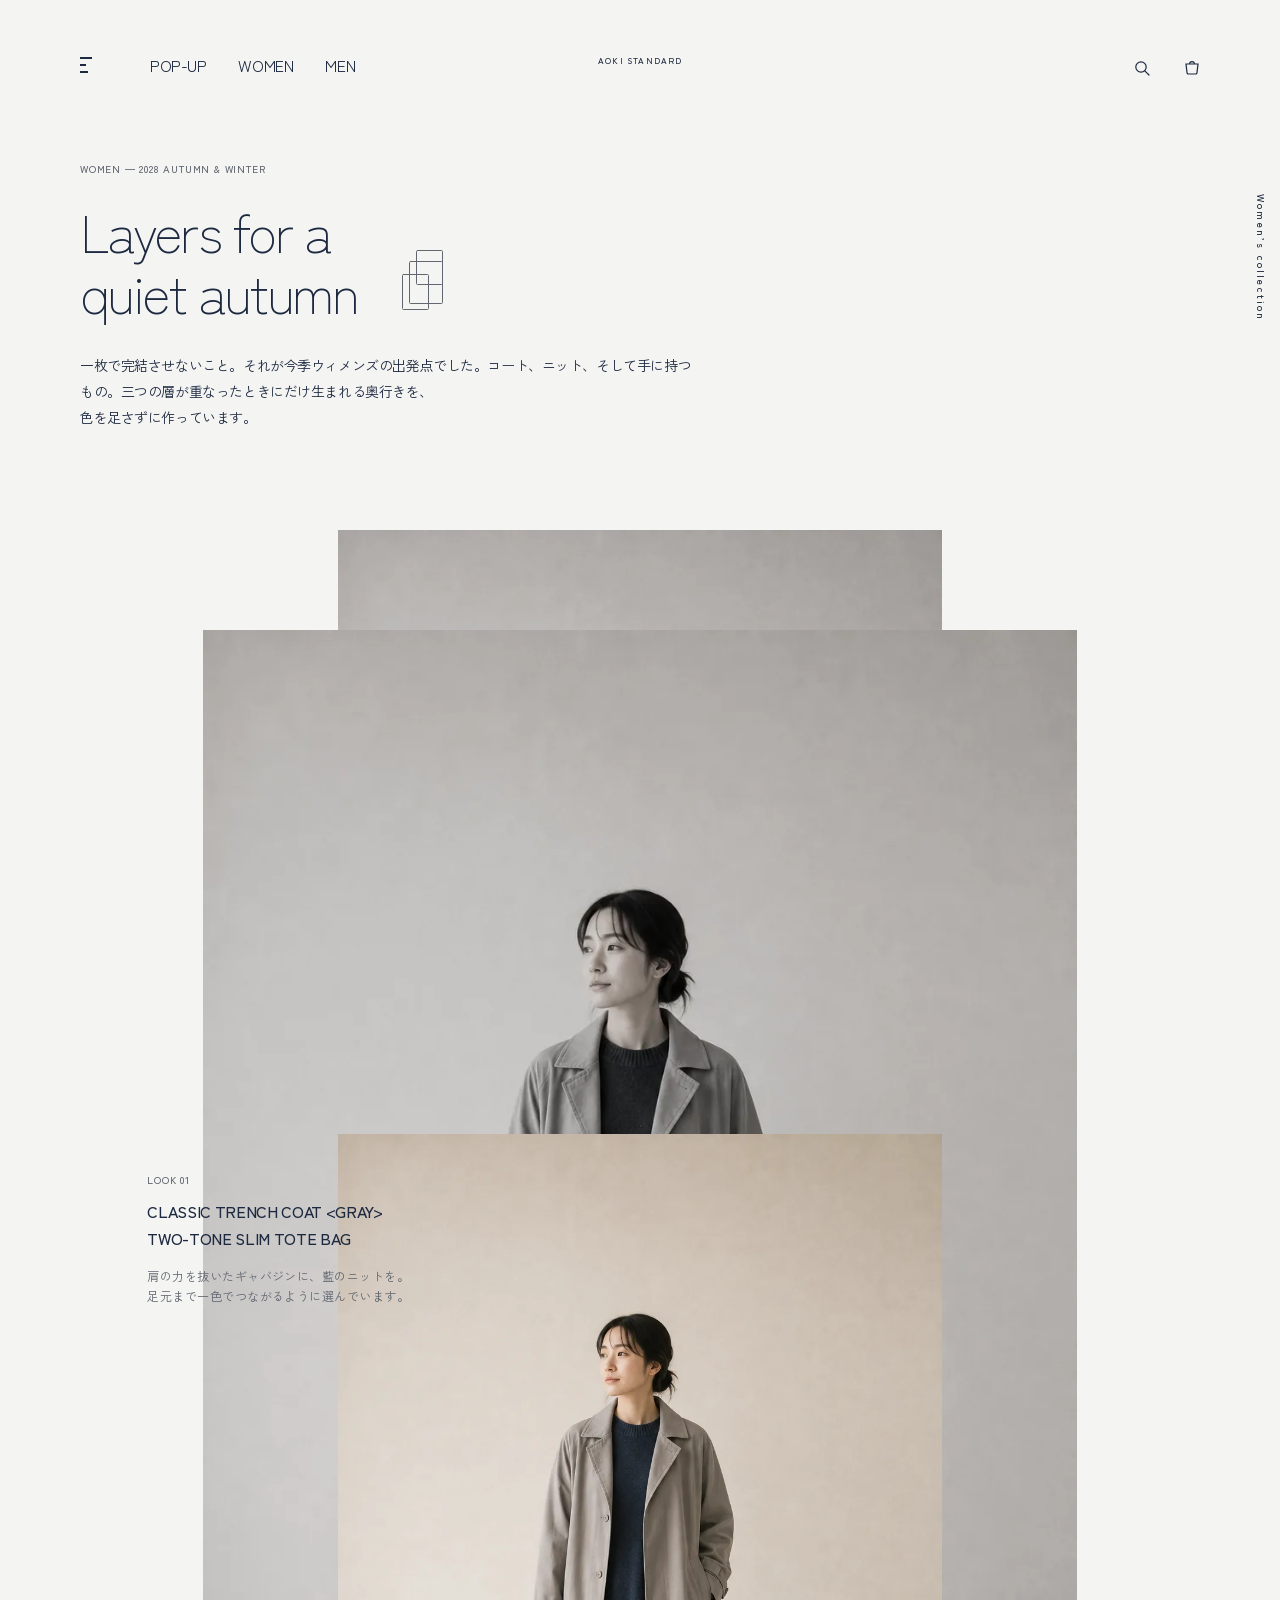
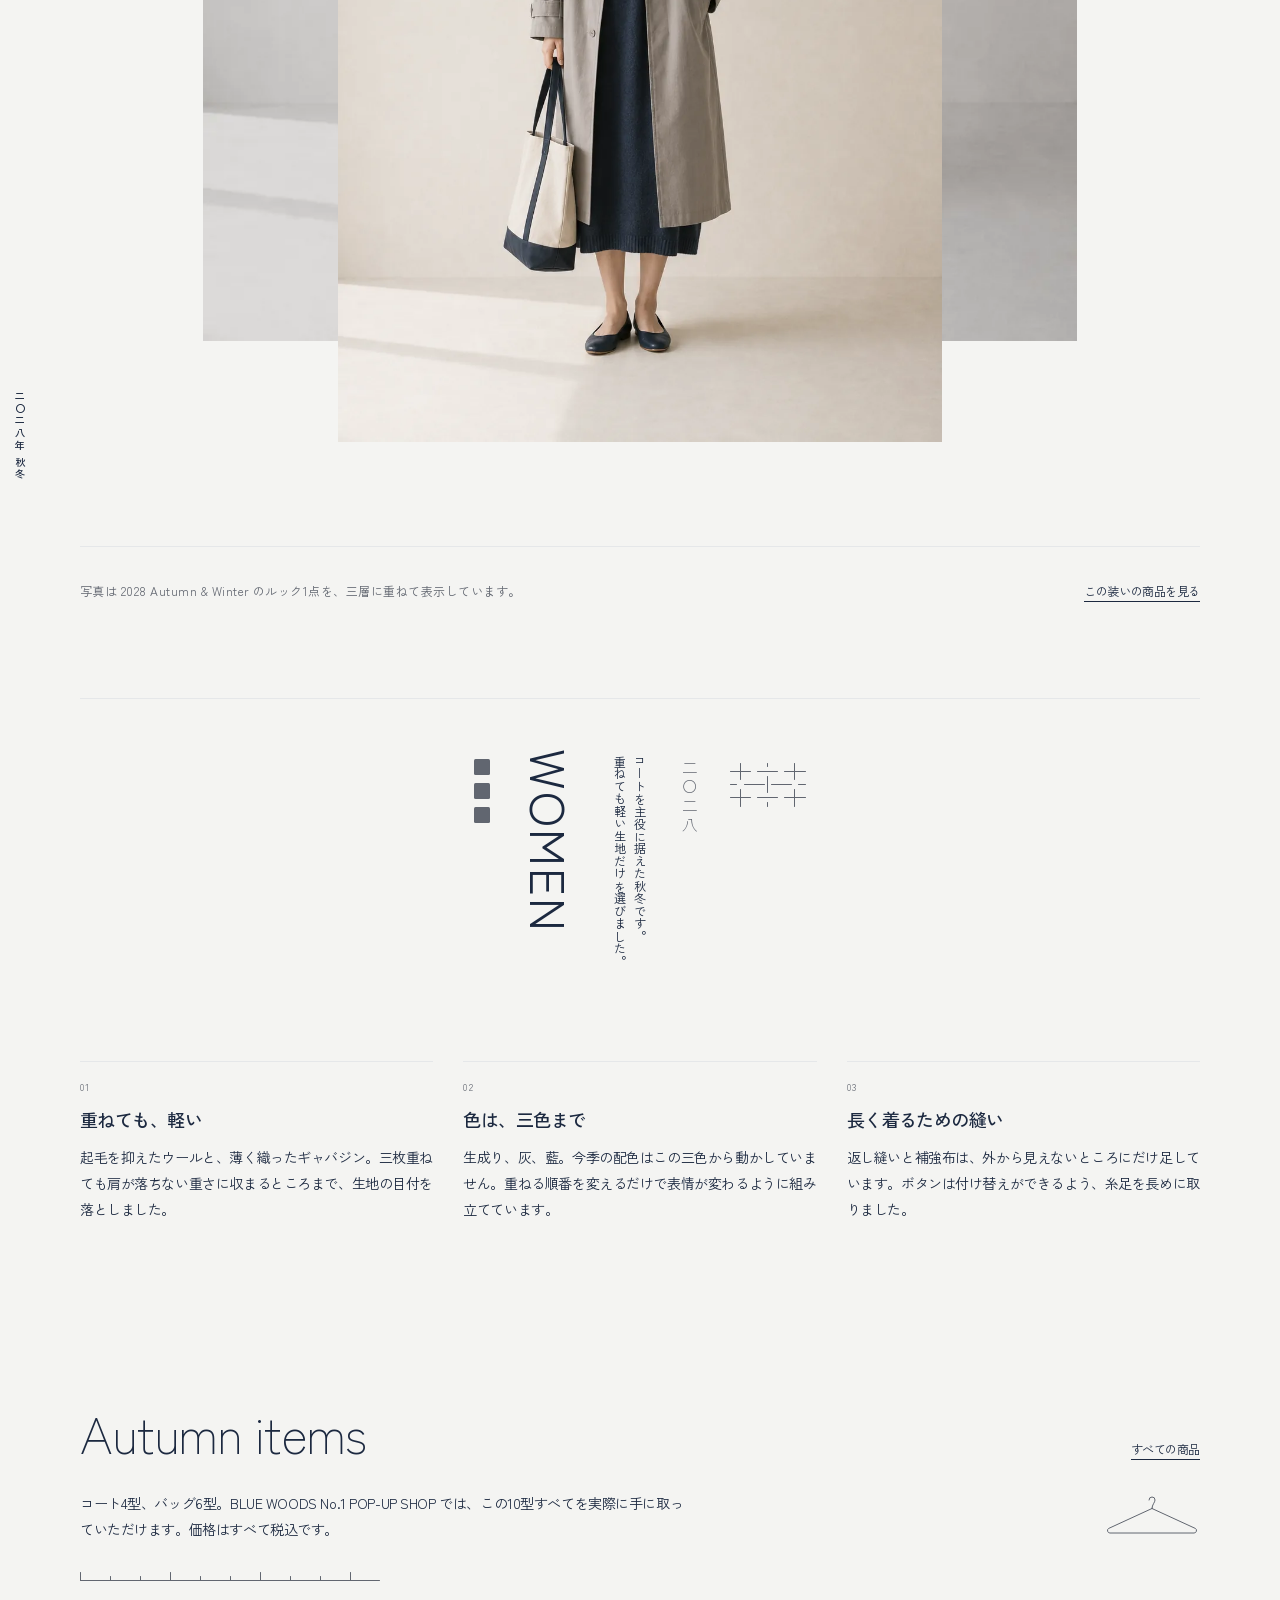
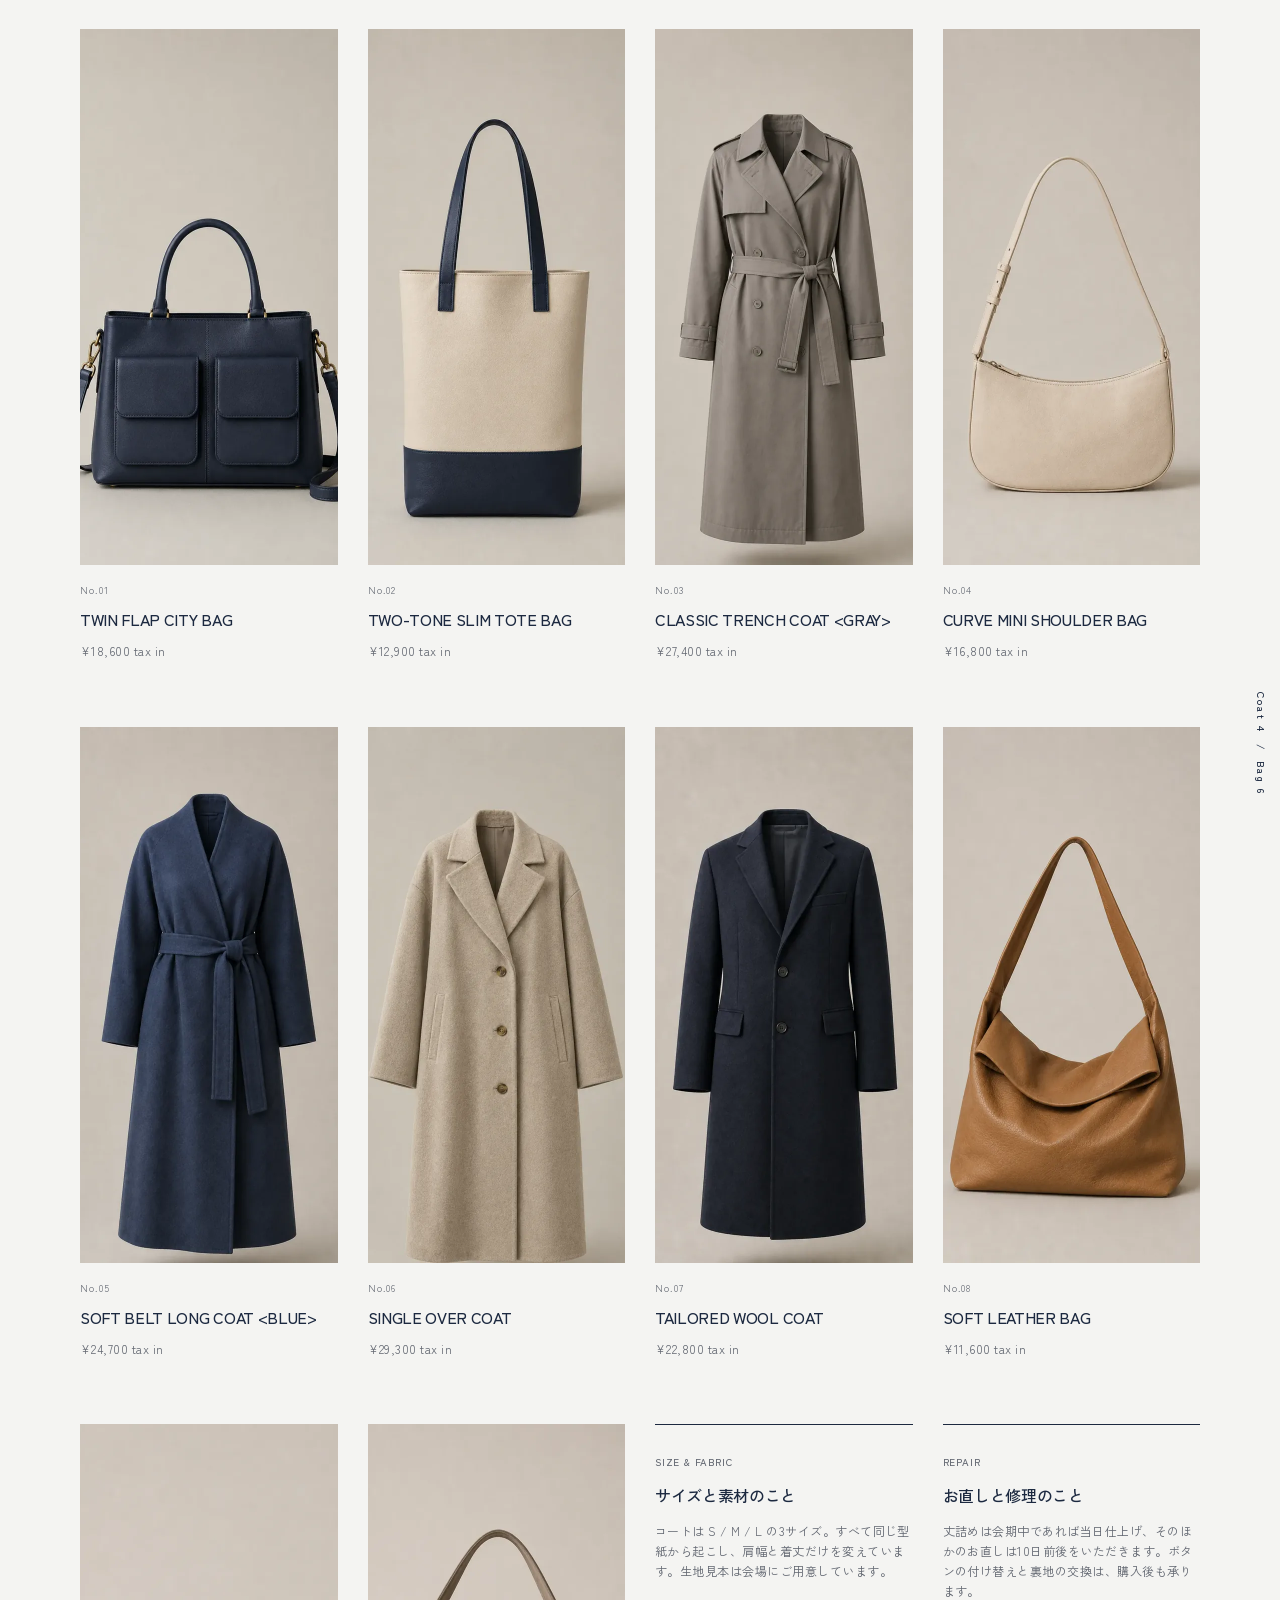
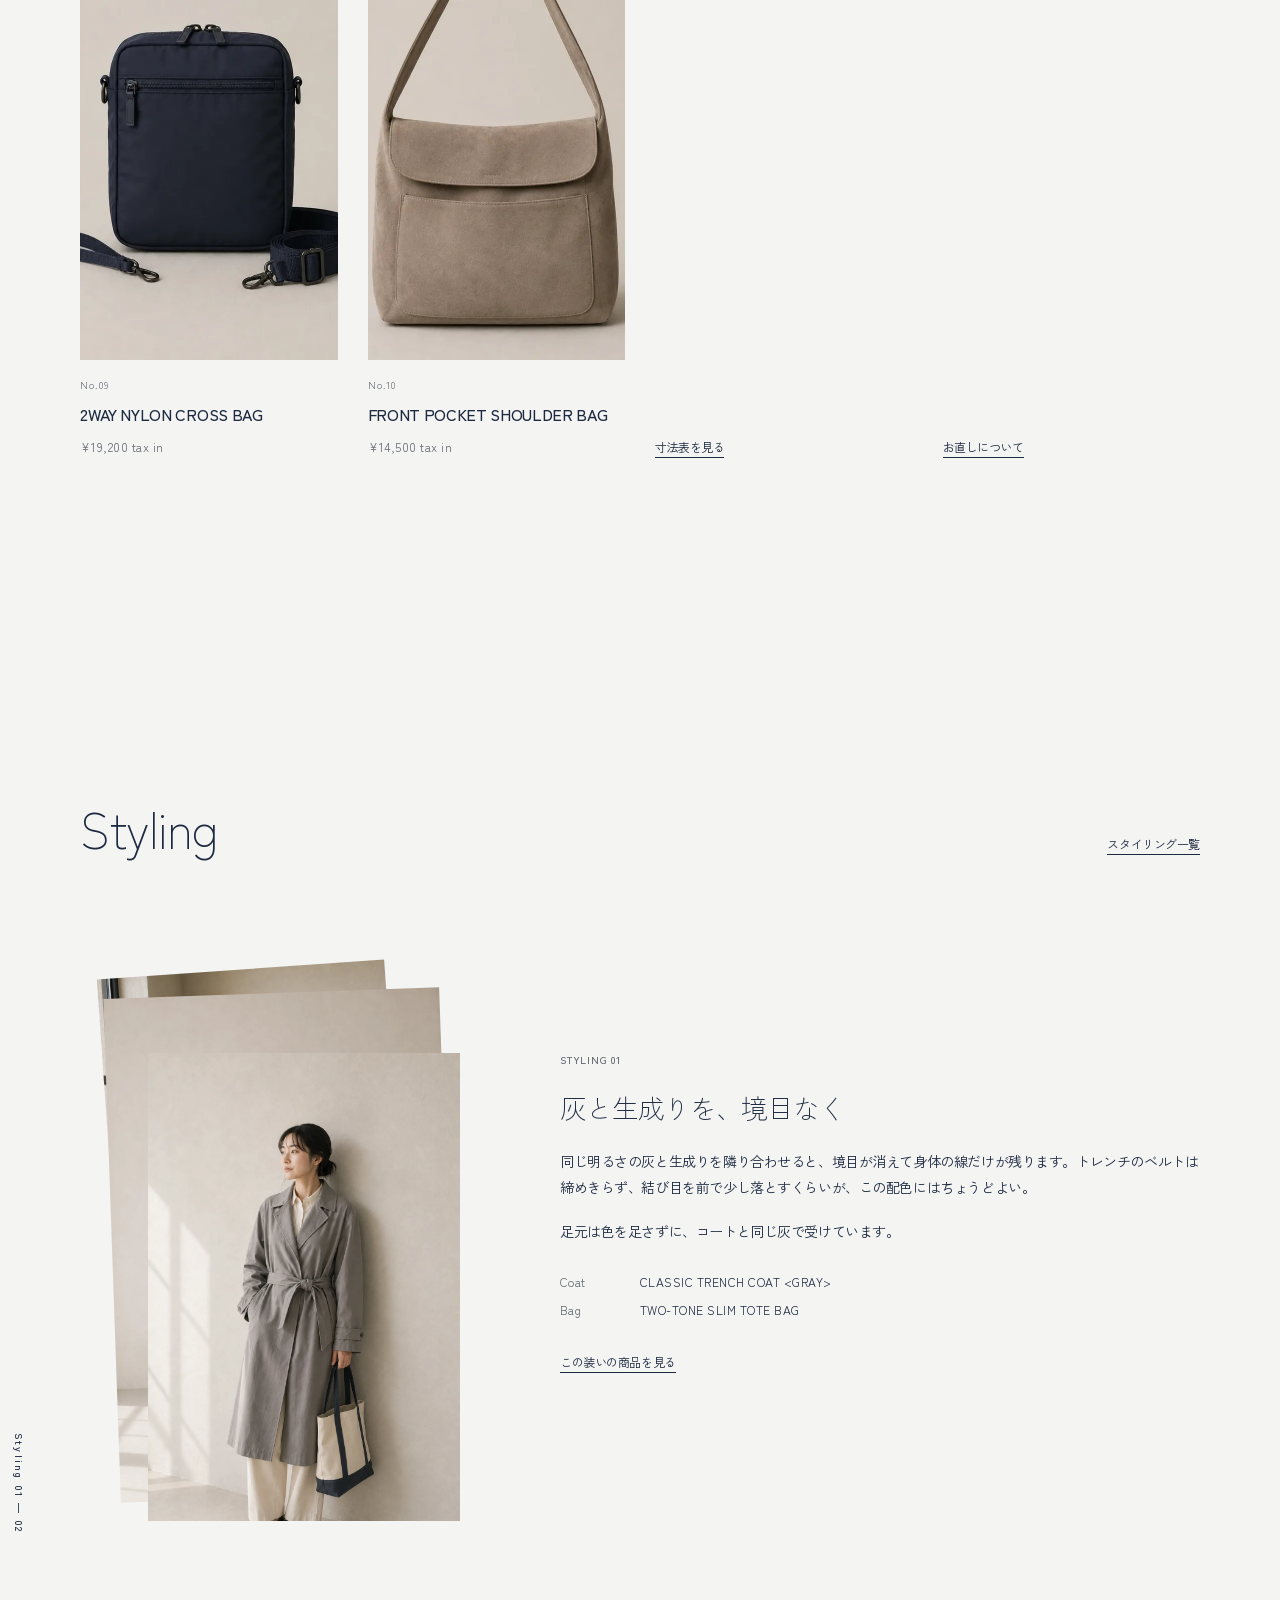
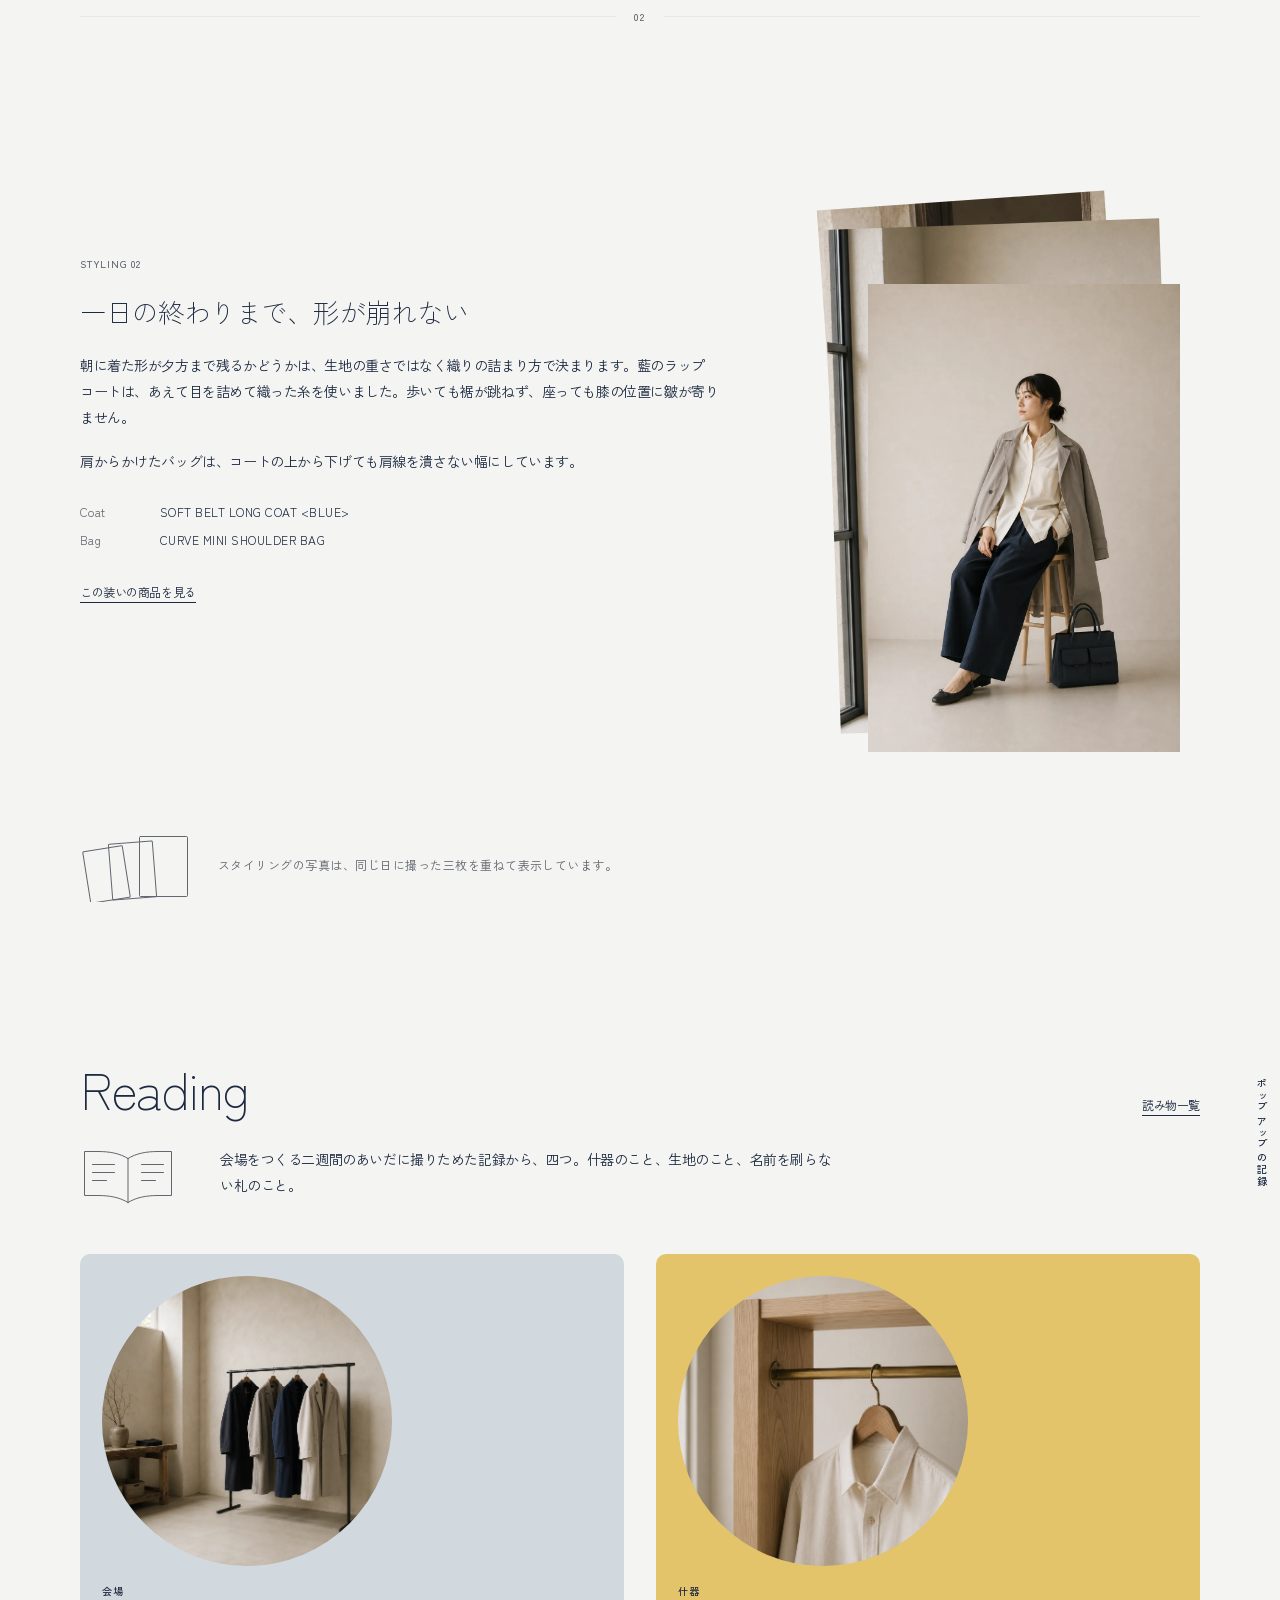
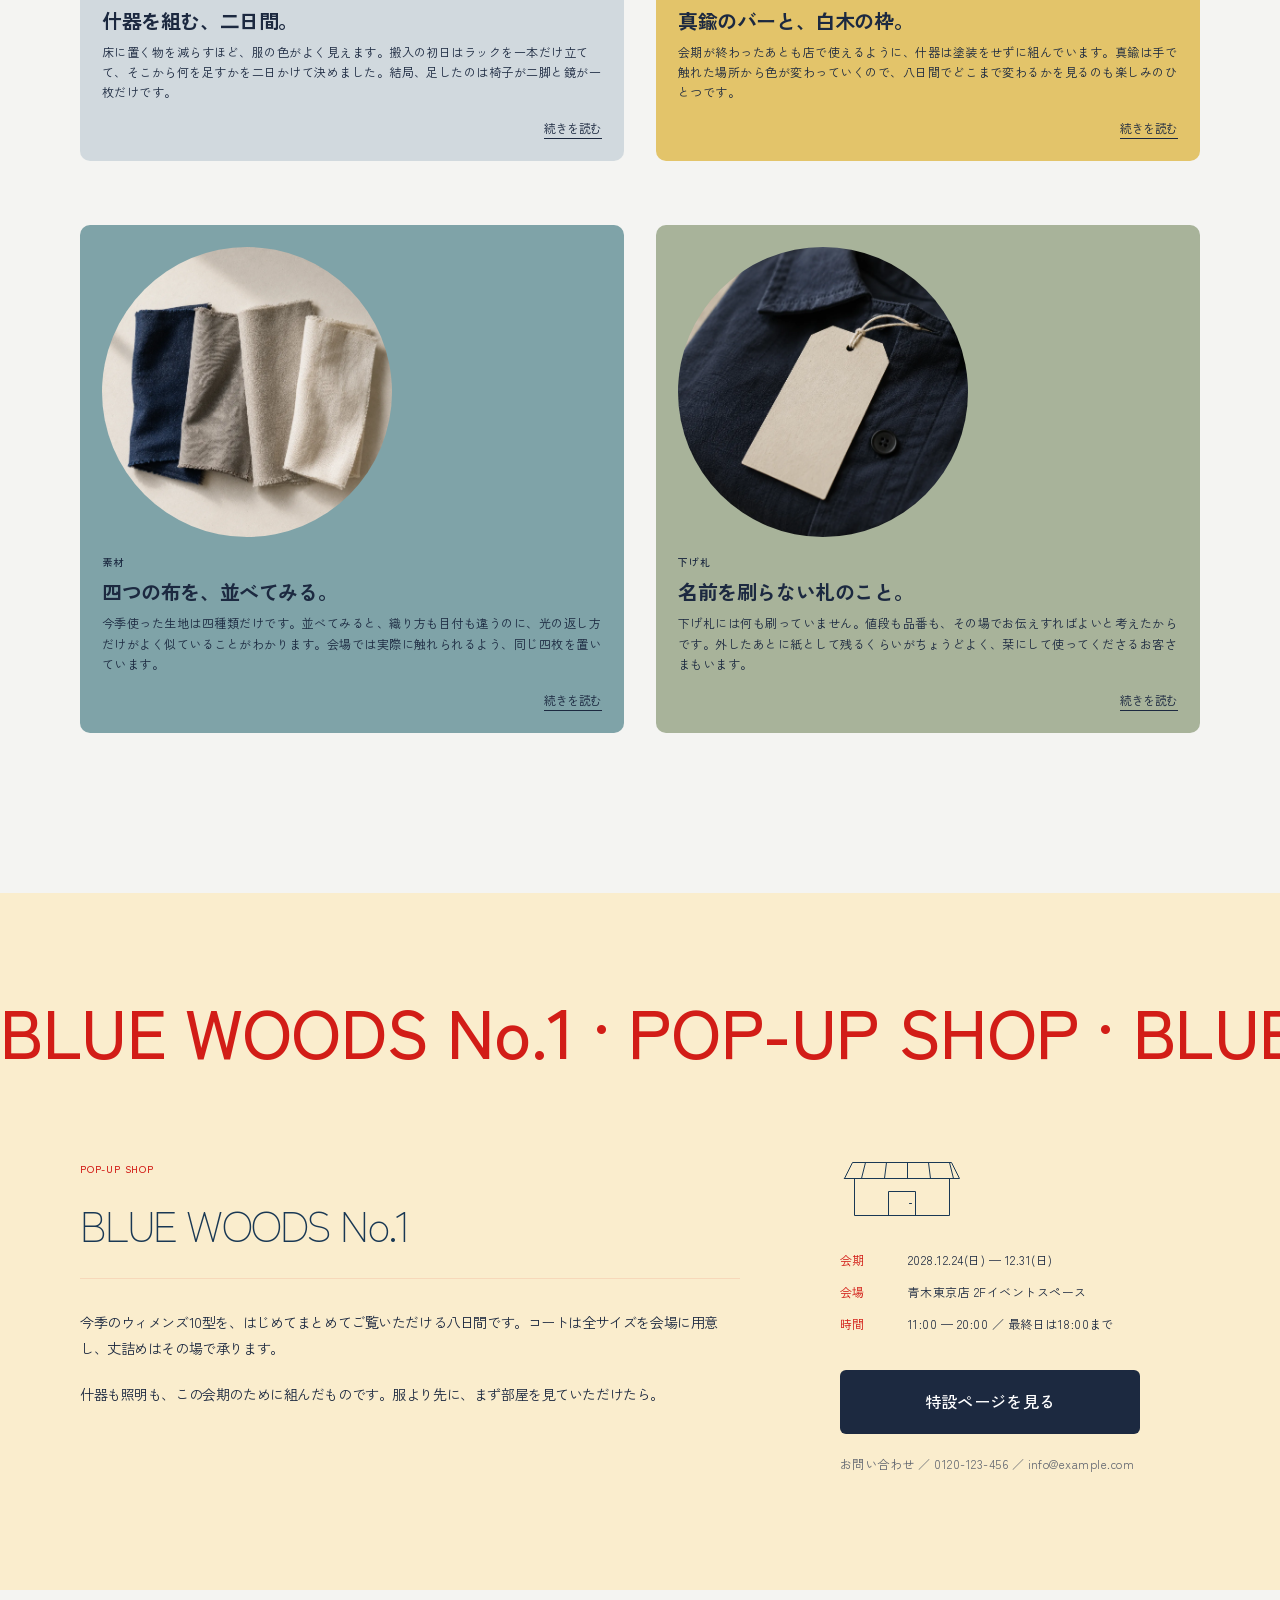
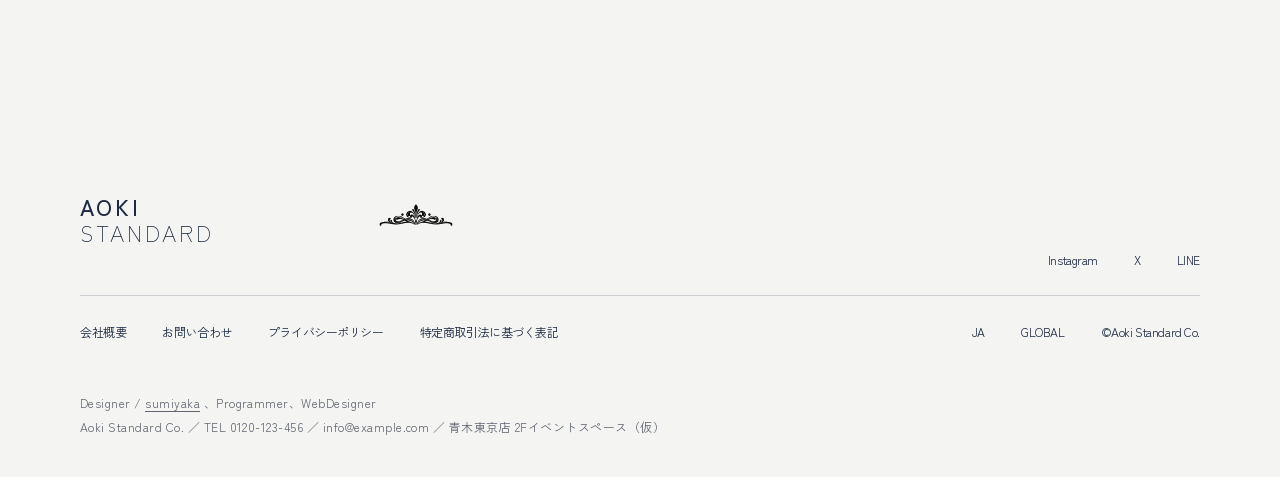
<file: women.html>
<!doctype html>
<html lang="ja">
<head>

<meta charset="utf-8">
<meta name="viewport" content="width=device-width, initial-scale=1, viewport-fit=cover">

<title>WOMEN ｜ Aoki Standard Co.</title>
<meta name="description" content="Aoki Standard Co. のウィメンズ。2028 Autumn &amp; Winter はコート4型とバッグ6型。重ねても軽い生地と、生成り・灰・藍の三色だけで組み立てた秋冬の装いをご紹介します。">
<link rel="canonical" href="https://sumiyakaa.github.io/lp-aoki-standard/women.html">

<meta property="og:type" content="website">
<meta property="og:site_name" content="Aoki Standard Co.">
<meta property="og:title" content="WOMEN ｜ Aoki Standard Co.">
<meta property="og:description" content="2028 Autumn &amp; Winter のウィメンズ。コート4型とバッグ6型、重ねても軽い秋冬の装い。">
<meta property="og:url" content="https://sumiyakaa.github.io/lp-aoki-standard/women.html">
<meta property="og:image" content="https://sumiyakaa.github.io/lp-aoki-standard/img/ogp.jpg">
<meta name="twitter:card" content="summary_large_image">

<meta name="theme-color" content="#F4F4F2">
<link rel="icon" href="favicon.svg" type="image/svg+xml">
<link rel="apple-touch-icon" href="apple-touch-icon.png">

<!-- Runs before paint: motion.css only hides things once this lands. -->
<script>document.documentElement.classList.add('js');</script>

<link rel="preconnect" href="https://fonts.googleapis.com">
<link rel="preconnect" href="https://fonts.gstatic.com" crossorigin>
<link rel="stylesheet" href="https://fonts.googleapis.com/css2?family=Zen+Kaku+Gothic+New:wght@300;400;500;700&display=swap">

<link rel="stylesheet" href="css/base.css">
<link rel="stylesheet" href="css/motion.css">
<link rel="stylesheet" href="css/page-women.css">

<script src="js/main.js" defer></script>
<script src="js/reveal.js" defer></script>

</head>

<body data-page="women">
<a class="visually-hidden" href="#main">本文へスキップ</a>

<header class="site-header" id="site-header" data-visible="true" data-scroll="false">
  <div class="site-header__inner">

    <a class="site-header__logo" href="index.html" aria-label="Aoki Standard Co. トップへ">
      <svg viewBox="0 0 168 34" width="168" height="34" aria-hidden="true" focusable="false">
        <text x="0" y="23" font-family="'Zen Kaku Gothic New', sans-serif" font-size="17"
              font-weight="500" letter-spacing="2.4" fill="currentColor">AOKI STANDARD</text>
      </svg>
    </a>

    <div class="site-header__left">
      <button class="menu-button" type="button" aria-label="メニューを開く" aria-expanded="false" aria-controls="site-menu">
        <span></span><span></span><span></span>
      </button>
      <nav aria-label="主要">
        <ul class="site-header__links">
          <li><a href="popup.html">POP-UP</a></li>
          <li><a href="women.html" aria-current="page">WOMEN</a></li>
          <li><a href="men.html">MEN</a></li>
        </ul>
      </nav>
    </div>

    <div class="site-header__right">
      <button class="site-header__icon" type="button" aria-label="検索">
        <svg viewBox="0 0 16 16" width="16" height="16" aria-hidden="true" focusable="false">
          <circle cx="7" cy="7" r="5.2" fill="none" stroke="currentColor" stroke-width="1.2"/>
          <path d="M10.8 10.8 15 15" fill="none" stroke="currentColor" stroke-width="1.2" stroke-linecap="round"/>
        </svg>
      </button>
      <button class="site-header__icon" type="button" aria-label="カート（0点）">
        <svg viewBox="0 0 16 16" width="16" height="16" aria-hidden="true" focusable="false">
          <path d="M2 4h12l-1.1 9.2a1 1 0 0 1-1 .8H4.1a1 1 0 0 1-1-.8Z" fill="none" stroke="currentColor" stroke-width="1.2"/>
          <path d="M5.6 4a2.4 2.4 0 0 1 4.8 0" fill="none" stroke="currentColor" stroke-width="1.2"/>
        </svg>
      </button>
    </div>

  </div>
  <nav class="site-menu" id="site-menu" aria-label="メニュー" hidden>
    <ul>
      <li><a href="index.html">TOP</a></li>
      <li><a href="popup.html">POP-UP</a></li>
      <li><a href="women.html" aria-current="page">WOMEN</a></li>
      <li><a href="men.html">MEN</a></li>
    </ul>
  </nav>
</header>

<main class="site-main" id="main">


  <!-- ======================================================================
       1 — 積層ヒーロー（型A 縦ずらし3層）
       ====================================================================== -->
  <section class="section hero" id="hero" aria-labelledby="hero-h">

    <span class="edge-label edge-label--right" aria-hidden="true">Women&rsquo;s collection</span>
    <span class="edge-label edge-label--left edge-label--low" aria-hidden="true">二〇二八年 秋冬</span>

    <div class="narrow">

      <div class="hero__head" data-reveal>
        <p class="label">WOMEN &mdash; 2028 AUTUMN &amp; WINTER</p>

        <div class="hero__title">
          <h1 class="h1" id="hero-h">Layers for a<br>quiet autumn</h1>

          <!-- 小装飾① 三層のダイアグラム（積層そのものの図解） -->
          <svg class="linework hero__diagram" viewBox="0 0 48 60" width="48" height="60" aria-hidden="true" focusable="false">
            <rect x="14.5" y="0.5" width="26" height="34" rx="1"/>
            <rect x="7.5" y="11.5" width="33" height="42" rx="1"/>
            <rect x="0.5" y="24.5" width="26" height="35" rx="1"/>
          </svg>
        </div>

        <p class="standfirst">一枚で完結させないこと。それが今季ウィメンズの出発点でした。コート、ニット、そして手に持つもの。三つの層が重なったときにだけ生まれる奥行きを、<br class="br-pc">色を足さずに作っています。</p>
      </div>

      <div class="hero__stage">
        <div class="stack stack--a hero-stack">

          <div class="stack__layer stack__layer--a" data-reveal="rise">
            <img src="img/look/look-women-base.webp" alt="" width="1024" height="1536" decoding="async">
          </div>

          <div class="stack__layer stack__layer--b" data-reveal="rise">
            <img src="img/look/look-women-base.webp" alt="" width="1024" height="1536" decoding="async">
          </div>

          <div class="stack__layer stack__layer--c" data-reveal="rise">
            <img src="img/look/look-women-reveal.webp" alt="グレーのトレンチコートに藍のニットワンピースを重ね、生成りと紺のトートバッグを持ったウィメンズのルック" width="1024" height="1536" decoding="async">
          </div>

          <div class="stack__copy only-pc">
            <div class="copy" data-pos="mid-left" data-reveal="rise">
              <p class="label">LOOK 01</p>
              <p class="h-card">CLASSIC TRENCH COAT &lt;GRAY&gt;</p>
              <p class="h-card">TWO-TONE SLIM TOTE BAG</p>
              <p class="body-sm copy__note">肩の力を抜いたギャバジンに、藍のニットを。<br class="br-pc">足元まで一色でつながるように選んでいます。</p>
            </div>
          </div>

        </div>
      </div>

      <div class="hero__pieces only-sp">
        <p class="label">LOOK 01</p>
        <p class="h-card">CLASSIC TRENCH COAT &lt;GRAY&gt;</p>
        <p class="h-card">TWO-TONE SLIM TOTE BAG</p>
      </div>

      <div class="hero__foot" data-reveal>
        <p class="body-sm hero__note">写真は 2028 Autumn &amp; Winter のルック1点を、三層に重ねて表示しています。</p>
        <a class="more" href="#items">この装いの商品を見る</a>
      </div>

    </div>
  </section>


  <!-- ======================================================================
       2 — カテゴリ見出し（縦組み WOMEN ＋ 脇の小装飾 ＋ 今季の三軸）
       ====================================================================== -->
  <section class="section section--tight category" id="women" aria-labelledby="women-h">
    <div class="container">

      <hr class="rule rule--head">

      <div class="vhead" data-reveal>

        <!-- 小装飾② 縦三連スタンプ（アンカーの赤三連を --ink-sub に置換） -->
        <svg class="vhead__stamp" viewBox="0 0 16 64" width="16" height="64" aria-hidden="true" focusable="false">
          <rect x="0" y="0"  width="16" height="16" rx="1.5" fill="currentColor"/>
          <rect x="0" y="24" width="16" height="16" rx="1.5" fill="currentColor"/>
          <rect x="0" y="48" width="16" height="16" rx="1.5" fill="currentColor"/>
        </svg>

        <h2 class="h2-vertical" id="women-h">WOMEN</h2>

        <p class="vhead__lead">コートを主役に据えた秋冬です。<br>重ねても軽い生地だけを選びました。</p>

        <p class="vhead__year">二〇二八</p>

        <!-- 小装飾③ 平織りの線画 -->
        <svg class="linework vhead__weave" viewBox="0 0 76 44" width="76" height="44" aria-hidden="true" focusable="false">
          <path d="M0.5 8.5h20M27.5 8.5h20M54.5 8.5h21"/>
          <path d="M0.5 21.5h6M14.5 21.5h20M41.5 21.5h20M68.5 21.5h7"/>
          <path d="M0.5 34.5h20M27.5 34.5h20M54.5 34.5h21"/>
          <path d="M10.5 0.5v16M10.5 26.5v17"/>
          <path d="M37.5 0.5v3M37.5 13.5v16M37.5 39.5v4"/>
          <path d="M64.5 0.5v16M64.5 26.5v17"/>
        </svg>

      </div>

      <div class="axis-list">

        <div class="axis" data-reveal="rise">
          <p class="axis__no">01</p>
          <h3 class="axis__h">重ねても、軽い</h3>
          <p>起毛を抑えたウールと、薄く織ったギャバジン。三枚重ねても肩が落ちない重さに収まるところまで、生地の目付を落としました。</p>
        </div>

        <div class="axis" data-reveal="rise">
          <p class="axis__no">02</p>
          <h3 class="axis__h">色は、三色まで</h3>
          <p>生成り、灰、藍。今季の配色はこの三色から動かしていません。重ねる順番を変えるだけで表情が変わるように組み立てています。</p>
        </div>

        <div class="axis" data-reveal="rise">
          <p class="axis__no">03</p>
          <h3 class="axis__h">長く着るための縫い</h3>
          <p>返し縫いと補強布は、外から見えないところにだけ足しています。ボタンは付け替えができるよう、糸足を長めに取りました。</p>
        </div>

      </div>

    </div>
  </section>


  <!-- ======================================================================
       3 — 商品一覧（4列グリッド・商品10型＋読み物タイル2枚）
       ====================================================================== -->
  <section class="section items" id="items" aria-labelledby="items-h">

    <span class="edge-label edge-label--right edge-label--out edge-label--mid" aria-hidden="true">Coat 4 &nbsp;/&nbsp; Bag 6</span>

    <div class="container">

      <div class="section__head" data-reveal>
        <h2 class="section-title" id="items-h">Autumn items</h2>
        <a class="section__more" href="#">すべての商品</a>
      </div>

      <div class="items__intro" data-reveal>
        <p class="standfirst">コート4型、バッグ6型。BLUE WOODS No.1 POP-UP SHOP では、この10型すべてを実際に手に取っていただけます。価格はすべて税込です。</p>

        <!-- 小装飾④ ハンガーの線画 -->
        <svg class="linework items__hanger" viewBox="0 0 96 38" width="96" height="38" aria-hidden="true" focusable="false">
          <path d="M48 12.5c0-4 3-6 3-8.5a3 3 0 1 0-6 0"/>
          <path d="M48 12.5 4.5 32.5a2.5 2.5 0 0 0 1.4 4.5h84.2a2.5 2.5 0 0 0 1.4-4.5L48 12.5Z"/>
        </svg>
      </div>

      <!-- 小装飾⑤ 目盛りの罫 -->
      <svg class="linework items__scale" viewBox="0 0 300 9" width="300" height="9" preserveAspectRatio="none" aria-hidden="true" focusable="false">
        <path d="M0.5 8.5h299"/>
        <path d="M0.5 8.5v-8M30.5 8.5v-4M60.5 8.5v-4M90.5 8.5v-8M120.5 8.5v-4M150.5 8.5v-4M180.5 8.5v-8M210.5 8.5v-4M240.5 8.5v-4M270.5 8.5v-8"/>
      </svg>

      <div class="grid grid--4">

        <article class="card card--product card--priced" data-reveal="rise">
          <div class="card__media">
            <img src="img/item/item01-card.webp" alt="二つの角型フラップを並べた濃紺レザーのシティバッグ" width="800" height="1072" loading="lazy" decoding="async">
          </div>
          <div class="card__body">
            <p class="card__no">No.01</p>
            <h3 class="h-card card__title">TWIN FLAP CITY BAG</h3>
            <p class="card__price">&yen;18,600 tax in</p>
          </div>
        </article>

        <article class="card card--product card--priced" data-reveal="rise">
          <div class="card__media">
            <img src="img/item/item02-card.webp" alt="生成りの本体に濃紺の底面を配した細身のトートバッグ" width="800" height="1072" loading="lazy" decoding="async">
          </div>
          <div class="card__body">
            <p class="card__no">No.02</p>
            <h3 class="h-card card__title">TWO-TONE SLIM TOTE BAG</h3>
            <p class="card__price">&yen;12,900 tax in</p>
          </div>
        </article>

        <article class="card card--product card--priced" data-reveal="rise">
          <div class="card__media">
            <img src="img/item/item03-card.webp" alt="ベルトを結んだ灰色ギャバジンのダブルブレストトレンチコート" width="800" height="1072" loading="lazy" decoding="async">
          </div>
          <div class="card__body">
            <p class="card__no">No.03</p>
            <h3 class="h-card card__title">CLASSIC TRENCH COAT &lt;GRAY&gt;</h3>
            <p class="card__price">&yen;27,400 tax in</p>
          </div>
        </article>

        <article class="card card--product card--priced" data-reveal="rise">
          <div class="card__media">
            <img src="img/item/item04-card.webp" alt="底面がゆるやかに湾曲した生成りレザーの小型ショルダーバッグ" width="800" height="1072" loading="lazy" decoding="async">
          </div>
          <div class="card__body">
            <p class="card__no">No.04</p>
            <h3 class="h-card card__title">CURVE MINI SHOULDER BAG</h3>
            <p class="card__price">&yen;16,800 tax in</p>
          </div>
        </article>

        <article class="card card--product card--priced" data-reveal="rise">
          <div class="card__media">
            <img src="img/item/item05-card.webp" alt="共布のベルトを結んだ藍色ウールのロングラップコート" width="800" height="1072" loading="lazy" decoding="async">
          </div>
          <div class="card__body">
            <p class="card__no">No.05</p>
            <h3 class="h-card card__title">SOFT BELT LONG COAT &lt;BLUE&gt;</h3>
            <p class="card__price">&yen;24,700 tax in</p>
          </div>
        </article>

        <article class="card card--product card--priced" data-reveal="rise">
          <div class="card__media">
            <img src="img/item/item06-card.webp" alt="肩線を落としたオートミール色メルトンのシングルオーバーコート" width="800" height="1072" loading="lazy" decoding="async">
          </div>
          <div class="card__body">
            <p class="card__no">No.06</p>
            <h3 class="h-card card__title">SINGLE OVER COAT</h3>
            <p class="card__price">&yen;29,300 tax in</p>
          </div>
        </article>

        <article class="card card--product card--priced" data-reveal="rise">
          <div class="card__media">
            <img src="img/item/item07-card.webp" alt="肩線をきれいに出した濃紺ウールの膝丈テーラードコート" width="800" height="1072" loading="lazy" decoding="async">
          </div>
          <div class="card__body">
            <p class="card__no">No.07</p>
            <h3 class="h-card card__title">TAILORED WOOL COAT</h3>
            <p class="card__price">&yen;22,800 tax in</p>
          </div>
        </article>

        <article class="card card--product card--priced" data-reveal="rise">
          <div class="card__media">
            <img src="img/item/item08-card.webp" alt="自然な皺の寄るキャメル色の柔らかいレザーショルダーバッグ" width="800" height="1072" loading="lazy" decoding="async">
          </div>
          <div class="card__body">
            <p class="card__no">No.08</p>
            <h3 class="h-card card__title">SOFT LEATHER BAG</h3>
            <p class="card__price">&yen;11,600 tax in</p>
          </div>
        </article>

        <article class="card card--product card--priced" data-reveal="rise">
          <div class="card__media">
            <img src="img/item/item09-card.webp" alt="ハンドルとストラップを付け替えられる濃紺ナイロンの小型クロスバッグ" width="800" height="1072" loading="lazy" decoding="async">
          </div>
          <div class="card__body">
            <p class="card__no">No.09</p>
            <h3 class="h-card card__title">2WAY NYLON CROSS BAG</h3>
            <p class="card__price">&yen;19,200 tax in</p>
          </div>
        </article>

        <article class="card card--product card--priced" data-reveal="rise">
          <div class="card__media">
            <img src="img/item/item10-card.webp" alt="前面に大きな貼りポケットを付けたグレージュスエードのショルダーバッグ" width="800" height="1072" loading="lazy" decoding="async">
          </div>
          <div class="card__body">
            <p class="card__no">No.10</p>
            <h3 class="h-card card__title">FRONT POCKET SHOULDER BAG</h3>
            <p class="card__price">&yen;14,500 tax in</p>
          </div>
        </article>

        <div class="card card--note" data-reveal="rise">
          <div>
            <p class="label">SIZE &amp; FABRIC</p>
            <h3 class="h-card card__title">サイズと素材のこと</h3>
            <p class="body-sm">コートは S / M / L の3サイズ。すべて同じ型紙から起こし、肩幅と着丈だけを変えています。生地見本は会場にご用意しています。</p>
          </div>
          <a class="more" href="#">寸法表を見る</a>
        </div>

        <div class="card card--note" data-reveal="rise">
          <div>
            <p class="label">REPAIR</p>
            <h3 class="h-card card__title">お直しと修理のこと</h3>
            <p class="body-sm">丈詰めは会期中であれば当日仕上げ、そのほかのお直しは10日前後をいただきます。ボタンの付け替えと裏地の交換は、購入後も承ります。</p>
          </div>
          <a class="more" href="#">お直しについて</a>
        </div>

      </div>

      <div class="grid-foot" data-reveal>
        <a class="btn btn--line" href="popup.html">ポップアップで実物を見る</a>
      </div>

    </div>
  </section>


  <!-- ======================================================================
       4 — 積層スタイリング（型C 回転ずらし・小さめ・2箇所）
       ====================================================================== -->
  <section class="section styling" id="styling" aria-labelledby="styling-h">

    <span class="edge-label edge-label--left edge-label--out edge-label--mid" aria-hidden="true">Styling 01 &mdash; 02</span>

    <div class="container">

      <div class="section__head" data-reveal>
        <h2 class="section-title" id="styling-h">Styling</h2>
        <a class="section__more" href="#">スタイリング一覧</a>
      </div>

      <!-- ── Styling 01 ── -->
      <div class="style-row">

        <div class="style-row__stage">
          <div class="stack stack--c style-stack">
            <div class="stack__layer stack__layer--a" data-reveal>
              <img src="img/style/style-w03.webp" alt="" width="1024" height="1536" loading="lazy" decoding="async">
            </div>
            <div class="stack__layer stack__layer--b" data-reveal>
              <img src="img/style/style-w02.webp" alt="" width="1024" height="1536" loading="lazy" decoding="async">
            </div>
            <div class="stack__layer stack__layer--c" data-reveal>
              <img src="img/style/style-w01.webp" alt="灰色のトレンチコートをベルトで締め、生成りのシャツと細身のトートバッグを合わせたスタイリング" width="1024" height="1536" loading="lazy" decoding="async">
            </div>
          </div>
        </div>

        <div class="style-row__copy" data-reveal="rise">
          <p class="label">STYLING 01</p>
          <h3 class="style-row__h">灰と生成りを、境目なく</h3>
          <p>同じ明るさの灰と生成りを隣り合わせると、境目が消えて身体の線だけが残ります。トレンチのベルトは締めきらず、結び目を前で少し落とすくらいが、この配色にはちょうどよい。</p>
          <p>足元は色を足さずに、コートと同じ灰で受けています。</p>

          <dl class="pieces">
            <dt>Coat</dt><dd>CLASSIC TRENCH COAT &lt;GRAY&gt;</dd>
            <dt>Bag</dt><dd>TWO-TONE SLIM TOTE BAG</dd>
          </dl>

          <a class="more" href="#items">この装いの商品を見る</a>
        </div>

      </div>

      <div class="style-divider">
        <hr class="rule">
        <span class="style-divider__label" aria-hidden="true">02</span>
      </div>

      <!-- ── Styling 02 ── -->
      <div class="style-row style-row--flip">

        <div class="style-row__copy" data-reveal="rise">
          <p class="label">STYLING 02</p>
          <h3 class="style-row__h">一日の終わりまで、形が崩れない</h3>
          <p>朝に着た形が夕方まで残るかどうかは、生地の重さではなく織りの詰まり方で決まります。藍のラップコートは、あえて目を詰めて織った糸を使いました。歩いても裾が跳ねず、座っても膝の位置に皺が寄りません。</p>
          <p>肩からかけたバッグは、コートの上から下げても肩線を潰さない幅にしています。</p>

          <dl class="pieces">
            <dt>Coat</dt><dd>SOFT BELT LONG COAT &lt;BLUE&gt;</dd>
            <dt>Bag</dt><dd>CURVE MINI SHOULDER BAG</dd>
          </dl>

          <a class="more" href="#items">この装いの商品を見る</a>
        </div>

        <div class="style-row__stage">
          <div class="stack stack--c style-stack">
            <div class="stack__layer stack__layer--a" data-reveal>
              <img src="img/style/style-w05.webp" alt="" width="1024" height="1536" loading="lazy" decoding="async">
            </div>
            <div class="stack__layer stack__layer--b" data-reveal>
              <img src="img/style/style-w03.webp" alt="" width="1024" height="1536" loading="lazy" decoding="async">
            </div>
            <div class="stack__layer stack__layer--c" data-reveal>
              <img src="img/style/style-w04.webp" alt="生成りのオーバーシャツに藍のワイドパンツを合わせ、灰色のコートを肩にかけたスタイリング" width="1024" height="1536" loading="lazy" decoding="async">
            </div>
          </div>
        </div>

      </div>

      <!-- 小装飾⑥ 三枚の扇（型Cそのものの図解） -->
      <div class="styling__foot" data-reveal>
        <svg class="linework styling__fan" viewBox="0 0 108 74" width="108" height="74" aria-hidden="true" focusable="false">
          <rect x="6.5" y="20.5" width="40" height="52" rx="1" transform="rotate(-9 26.5 46.5)"/>
          <rect x="30.5" y="14.5" width="44" height="56" rx="1" transform="rotate(-4.5 52.5 42.5)"/>
          <rect x="59.5" y="8.5" width="48" height="60" rx="1"/>
        </svg>
        <p class="body-sm">スタイリングの写真は、同じ日に撮った三枚を重ねて表示しています。</p>
      </div>

    </div>
  </section>


  <!-- ======================================================================
       5 — 読み物カード（円マスク×4・面色 blue / mustard / teal / sage）
       ====================================================================== -->
  <section class="section reading" id="reading" aria-labelledby="reading-h">

    <span class="edge-label edge-label--right edge-label--out" aria-hidden="true">ポップアップの記録</span>

    <div class="container">

      <div class="section__head" data-reveal>
        <h2 class="section-title" id="reading-h">Reading</h2>
        <a class="section__more" href="#">読み物一覧</a>
      </div>

      <div class="reading__intro" data-reveal>
        <!-- 小装飾⑦ 見開きの線画 -->
        <svg class="linework reading__book" viewBox="0 0 96 58" width="96" height="58" aria-hidden="true" focusable="false">
          <path d="M48 12.5C40 7.5 30 5.5 18 5.5H4.5v44H18c12 0 22 2 30 7"/>
          <path d="M48 12.5c8-5 18-7 30-7h13.5v44H78c-12 0-22 2-30 7"/>
          <path d="M48 12.5v44"/>
          <path d="M12.5 18.5h22M12.5 26.5h22M12.5 34.5h14"/>
          <path d="M61.5 18.5h22M61.5 26.5h22M61.5 34.5h14"/>
        </svg>
        <p class="standfirst">会場をつくる二週間のあいだに撮りためた記録から、四つ。什器のこと、生地のこと、名前を刷らない札のこと。</p>
      </div>

      <div class="read-grid">

        <article class="card card--editorial card--face-blue" data-reveal="rise">
          <div class="thumb thumb--round">
            <img src="img/story/story01.webp" alt="生成りのコンクリート床に置かれた黒いハンガーラックと、藍とオートミールのコート" width="1254" height="1254" loading="lazy" decoding="async">
          </div>
          <p class="label card__cat">会場</p>
          <h3 class="lead card__title">什器を組む、二日間。</h3>
          <p class="body-sm">床に置く物を減らすほど、服の色がよく見えます。搬入の初日はラックを一本だけ立てて、そこから何を足すかを二日かけて決めました。結局、足したのは椅子が二脚と鏡が一枚だけです。</p>
          <a class="more card__more" href="#">続きを読む</a>
        </article>

        <article class="card card--editorial card--face-mustard" data-reveal="rise">
          <div class="thumb thumb--round">
            <img src="img/story/story02.webp" alt="白木の枠に真鍮のバーを渡し、生成りのシャツを一枚だけ掛けた什器" width="1254" height="1254" loading="lazy" decoding="async">
          </div>
          <p class="label card__cat">什器</p>
          <h3 class="lead card__title">真鍮のバーと、白木の枠。</h3>
          <p class="body-sm">会期が終わったあとも店で使えるように、什器は塗装をせずに組んでいます。真鍮は手で触れた場所から色が変わっていくので、八日間でどこまで変わるかを見るのも楽しみのひとつです。</p>
          <a class="more card__more" href="#">続きを読む</a>
        </article>

        <article class="card card--editorial card--face-teal" data-reveal="rise">
          <div class="thumb thumb--round">
            <img src="img/story/story03.webp" alt="生成りの紙の上に並べた藍の綿、灰のギャバジン、オートミールのメルトン、生成りのリネンの布見本" width="1254" height="1254" loading="lazy" decoding="async">
          </div>
          <p class="label card__cat">素材</p>
          <h3 class="lead card__title">四つの布を、並べてみる。</h3>
          <p class="body-sm">今季使った生地は四種類だけです。並べてみると、織り方も目付も違うのに、光の返し方だけがよく似ていることがわかります。会場では実際に触れられるよう、同じ四枚を置いています。</p>
          <a class="more card__more" href="#">続きを読む</a>
        </article>

        <article class="card card--editorial card--face-sage" data-reveal="rise">
          <div class="thumb thumb--round">
            <img src="img/story/story04.webp" alt="藍の綿製品のボタンホールに細い綿糸で結ばれた、何も刷られていない生成りの下げ札" width="1254" height="1254" loading="lazy" decoding="async">
          </div>
          <p class="label card__cat">下げ札</p>
          <h3 class="lead card__title">名前を刷らない札のこと。</h3>
          <p class="body-sm">下げ札には何も刷っていません。値段も品番も、その場でお伝えすればよいと考えたからです。外したあとに紙として残るくらいがちょうどよく、栞にして使ってくださるお客さまもいます。</p>
          <a class="more card__more" href="#">続きを読む</a>
        </article>

      </div>

    </div>
  </section>


  <!-- ======================================================================
       6 — POP-UP 導線（生成り帯＋赤マーキー）
       ★このページで --red / --ink-deep を使ってよいのはここだけ
       ====================================================================== -->
  <section class="section handoff on-paper" id="popup" aria-labelledby="handoff-h">

    <div class="handoff__body">

      <div class="marquee" aria-hidden="true">
        <div class="marquee__lines">
          <span class="marquee__line">BLUE WOODS No.1 &middot; POP-UP SHOP &middot; BLUE WOODS No.1 &middot; POP-UP SHOP &middot;&nbsp;</span>
          <span class="marquee__line">BLUE WOODS No.1 &middot; POP-UP SHOP &middot; BLUE WOODS No.1 &middot; POP-UP SHOP &middot;&nbsp;</span>
        </div>
      </div>

      <div class="container">
        <div class="handoff__inner" data-reveal="rise">

          <div class="handoff__lede">
            <p class="label label--red">POP-UP SHOP</p>
            <h2 class="handoff__h" id="handoff-h">BLUE WOODS No.1</h2>

            <hr class="rule rule--red handoff__hair">

            <p>今季のウィメンズ10型を、はじめてまとめてご覧いただける八日間です。コートは全サイズを会場に用意し、丈詰めはその場で承ります。</p>
            <p>什器も照明も、この会期のために組んだものです。服より先に、まず部屋を見ていただけたら。</p>
          </div>

          <div class="handoff__side">

            <!-- 小装飾⑧ 日よけと扉の線画 -->
            <svg class="linework handoff__awning" viewBox="0 0 124 58" width="124" height="58" aria-hidden="true" focusable="false">
              <path d="M4.5 20.5h115l-8-16h-99l-8 16Z"/>
              <path d="M25.5 4.5 21.5 20.5M46.5 4.5 44.5 20.5M67.5 4.5 67.5 20.5M88.5 4.5 90.5 20.5M109.5 4.5 113.5 20.5"/>
              <path d="M14.5 20.5v37h95v-37"/>
              <path d="M48.5 57.5v-24h27v24"/>
              <path d="M69.5 45.5h2"/>
            </svg>

            <dl class="handoff__meta">
              <dt>会期</dt><dd>2028.12.24(日) &mdash; 12.31(日)</dd>
              <dt>会場</dt><dd>青木東京店 2Fイベントスペース</dd>
              <dt>時間</dt><dd>11:00 &mdash; 20:00&nbsp;／&nbsp;最終日は18:00まで</dd>
            </dl>

            <a class="btn btn--feature" href="popup.html">特設ページを見る</a>

            <p class="body-sm handoff__note">お問い合わせ&nbsp;／&nbsp;0120-123-456&nbsp;／&nbsp;info@example.com</p>

          </div>

        </div>
      </div>

    </div>
  </section>


</main>


<footer class="site-footer">
  <div class="container">

    <div class="site-footer__upper">
      <a class="site-footer__logo" href="index.html" aria-label="Aoki Standard Co. トップへ">
        <svg viewBox="0 0 178 66" width="178" height="66" aria-hidden="true" focusable="false">
          <text x="0" y="30" font-family="'Zen Kaku Gothic New', sans-serif" font-size="22"
                font-weight="500" letter-spacing="3" fill="currentColor">AOKI</text>
          <text x="0" y="56" font-family="'Zen Kaku Gothic New', sans-serif" font-size="22"
                font-weight="300" letter-spacing="3" fill="currentColor">STANDARD</text>
        </svg>
      </a>

      <img class="site-footer__mark" src="img/brand-mark.webp" alt="" width="600" height="400" loading="lazy" decoding="async">

      <ul class="site-footer__social">
        <li><a href="#" aria-label="Instagram（仮）">Instagram</a></li>
        <li><a href="#" aria-label="X（仮）">X</a></li>
        <li><a href="#" aria-label="LINE（仮）">LINE</a></li>
      </ul>
    </div>

    <div class="site-footer__lower">
      <ul class="site-footer__links">
        <li><a href="#">会社概要</a></li>
        <li><a href="#">お問い合わせ</a></li>
        <li><a href="#">プライバシーポリシー</a></li>
        <li><a href="#">特定商取引法に基づく表記</a></li>
      </ul>

      <div class="site-footer__right">
        <ul class="site-footer__lang">
          <li><a href="#" aria-current="page">JA</a></li>
          <li><a href="#">GLOBAL</a></li>
        </ul>
        <span>&copy;Aoki Standard Co.</span>
      </div>
    </div>

    <p class="site-footer__credit body-sm">
      Designer / <a href="https://x.com/sumiyakaaa" target="_blank" rel="noopener noreferrer">sumiyaka</a>
      &#12289;Programmer&#12289;WebDesigner
    </p>

    <p class="site-footer__contact body-sm">
      Aoki Standard Co.&nbsp;／&nbsp;TEL <a href="tel:0120123456">0120-123-456</a>&nbsp;／&nbsp;<a href="mailto:info@example.com">info@example.com</a><span class="only-pc">&nbsp;／&nbsp;</span><br class="br-sp">青木東京店 2Fイベントスペース（仮）
    </p>

  </div>
</footer>

</body>
</html>
</file>
<file: css/base.css>
/* ==========================================================================
   base.css — the constitution. Tokens, reset, type, layout, header, footer,
   buttons, cards, grids. Every page loads this first.

   Frozen after P3. page-index / page-popup / page-women / page-men add
   page-specific rules on top and never edit this file; if something here has
   to change, it changes here once, for all four pages.

   Every number below is measured from the reference this design follows —
   its home page and its seasonal feature page — and translated, not copied.
   Where the reference uses a licensed typeface the site uses Zen Kaku Gothic
   New at the matching weights.

   ⚠ Where this file and 設計図 §3 disagree, THIS FILE IS CORRECT. The design
   document was written before the forensic pass and six of its values did not
   survive measurement — container width, section rhythm, the ground colour,
   the slider arrows, the reveal timing, and where red is allowed. Each
   correction is annotated at the token. The flow document's own rule applies:
   印象と実測は食い違う、実測が正.

   Rules that hold everywhere:

   1. No shadows. `box-shadow` and `text-shadow` alike. Copy set over imagery
      is made readable by whitespace composed into the photograph (設計図 §8-3),
      never by a halo added in CSS. Reaching for a shadow means the image is
      wrong.
   2. No raw colour values outside this :root block. The previous build kept
      26 tokens and then wrote ~36 loose `rgba()` alongside them, so replacing
      the palette missed a third of the site. Everything is `var()`.
   3. `overflow-x: clip`, always as the second of two declarations. Plain
      `overflow-x:hidden` promotes overflow-y to `auto` and turns the block
      into an inner scroller on iOS.
   4. Grid cards never combine a stretched track with `aspect-ratio` and an
      absolutely positioned child — that trio collapses the box to 0×0 in
      WebKit. Card media gets an explicit height instead.
   5. Japanese line breaking is `line-break: strict` only. Adding
      `word-break: keep-all` with `overflow-wrap: anywhere` strands particles
      at the end of a line at narrow widths.
   6. State is carried on `data-*` attributes, not on toggled classes — the
      anchor does this throughout (`data-visible`, `data-expanded`,
      `data-scroll`) and CSS reads far better for it.
   7. Two hover transitions exist on the anchor and no others: links move
      `color` over 0.2s ease (121 elements), buttons move `color` and
      `background` over 0.3s ease (8). Anything else is invention.
   ========================================================================== */

/* --------------------------------------------------------------------------
   Tokens
   -------------------------------------------------------------------------- */
:root {
  /* --- ground ----------------------------------------------------------
     ⚠ Correction. 設計図 §3-1 gives the brand site #FFFFFF and the card face
     #F4F4F2. Measured, it is the other way round: the page ground samples a
     stable rgb(243,243,241) across every tile and pure white never appears on
     a single pixel, while card faces are transparent. An off-white ground is
     also most of why the anchor reads as printed rather than rendered. */
  --ground:     #F4F4F2;   /* the brand site's ground */
  --ground-alt: #E6E7EB;   /* the band behind COORDINATES and CONTENTS — absent from 設計図, measured on two sections */
  --paper:      #FAEDCD;   /* the feature page's ground, measured rgb(250,237,205) */
  --ink-rev:    #FFFFFF;   /* reversed-out text only — never a surface */

  /* White as a SURFACE, which is a different thing from white as text and is
     needed in exactly two places on the feature page: the border around a
     tilted photograph and the small pill labels. Both are white against the
     cream ground on the anchor. Separate token so `--ink-rev` keeps meaning
     "text knocked out of something dark". */
  --surface-white: #FFFFFF;

  /* --- ink -------------------------------------------------------------
     The home page uses exactly three: --ink (158 elements), --ink-sub (20),
     white (8). --ink-deep appears ONLY on the feature page. Keeping it that
     way is what makes the depth design legible in colour and not just in
     decoration. */
  --ink:        #1C2940;
  --ink-deep:   #193854;   /* ⚠ popup.html only */

  /* Measured #838994 on the reference, darkened to #616670 here. Same hue and
     chroma, lower value — visually the same grey, and the reason is that this
     token does not carry decoration. 57 rules use it, and among them are
     prices, dates and the definition lists in the store and event blocks.
     At the measured value it lands at 3.02 : 1 on the cream ground and
     3.19 : 1 on the off-white — under AA for body text on every surface the
     site has. At #616670: 4.96 / 5.23 / 4.67. Copying a contrast failure is
     not fidelity to the reference, it is inheriting its bug. */
  --ink-sub:    #616670;
  --ink-mute:   #A2A2A0;   /* disabled slider arrow — decorative only */

  /* The pale end of the feature page's first-view gradient. --ink-deep held
     at its own hue and chroma and lifted to 65% lightness, so the ramp reads
     as one colour getting lighter rather than as two colours meeting.
     ⚠ popup.html only, and only inside that gradient. */
  --ink-sky:    #7BAAD1;

  /* --- accent ----------------------------------------------------------
     ⚠ Correction. 設計図 §4-1 puts red circled arrows on the home page's
     sliders. There is no red anywhere in the home page's interface — every
     red pixel across seven full-page tiles falls inside a photograph or an
     illustration. Red is the feature page's colour. Introducing it on
     index.html would spend the loudest note in the palette on the quietest
     page and flatten the whole progression. */
  --red:        #D21D17;   /* ⚠ popup.html, and the POP-UP hand-off band on women/men */
  --red-hair:   rgba(210, 29, 23, .10);

  /* --- line ------------------------------------------------------------ */
  --line:       #E5E7E9;
  --line-soft:  #CCCED3;   /* footer rule */

  /* --- editorial card faces --------------------------------------------
     The anchor gives each reading-card block a different face colour. Using
     one per section is what stops the page reading as a template. */
  --card-blue:    rgba(71, 113, 139, .20);
  --card-gray:    rgba(151, 151, 151, .20);
  --card-mustard: #E3C46A;
  --card-teal:    #7FA3A8;
  --card-sage:    #A8B39A;
  --card-salmon:  #E8A38C;
  --card-cream:   #F1E6CE;

  /* --- type ------------------------------------------------------------ */
  --font: "Zen Kaku Gothic New", system-ui, sans-serif;

  --fs-section: 50px;    /* English section titles — Light, tracked in, sentence case */
  --fs-h1:      clamp(38px, 4.2vw, 60px);
  --fs-h2:      48px;    /* vertical headings — feature page only */
  --fs-lead:    20px;    /* article card titles, measured Bold/1.3 */
  --fs-card:    16px;
  --fs-nav:     16px;
  --fs-body:    14px;
  --fs-small:   12px;
  --fs-label:   10px;
  --fs-marquee: clamp(72px, 9vw, 140px);   /* 140px measured */

  /* --- spacing ---------------------------------------------------------
     ⚠ Correction. 設計図 §3-3 gives 200px between sections, measured on
     #first_articles / #second_articles — both of which are on the FEATURE
     page. The home page, which index.html reproduces, runs a flat 160px
     across all nine gaps (checked one by one), with a single 344px opening
     after the key visual. Carrying 200px onto index would stretch it by
     ~360px of nothing and lose the difference between the two pages. */
  --space-section: 160px;   /* popup.html overrides to 200px */
  --space-hero:    344px;   /* the one deliberate gap, under the key visual */
  --space-head:    108px;   /* section title block: 50px × lh 2.0 + 8px. Identical on all four home sections */
  --space-block:    64px;   /* grid ROW gap — measured, and not equal to the column gap */
  --space-gutter:   80px;   /* page margin at full width */

  /* ⚠ Correction. 1168px does not occur anywhere in the measured data.
     Every home section box is 1280 wide and its rules run x80..x1360. */
  --w-container: 1280px;   /* sliders, feature, news, contents */
  --w-narrow:    1120px;   /* key visual, store block */
  --w-wide:      1360px;   /* feature-page article grid */
  --w-marquee:   1260px;
  --w-article:    800px;

  /* --- shape -----------------------------------------------------------
     Radii are not uniform on the anchor and should not be made uniform here:
     product / news / contents media are square-cornered, only the editorial
     cards are rounded, and the outlined button has no radius at all. */
  --r-card:    10px;   /* editorial cards only */
  --r-button:   6px;   /* filled buttons only */
  --r-round:   50%;

  /* The fixed header's height, in one place. It drives both the space the
     content starts below and how far an in-page anchor stops short — those
     two have to agree or every `#section` link parks its heading underneath
     the header. Measured: all five in-page anchors on index landed with the
     heading fully hidden before this existed. */
  --header-h: 130px;

  /* THE ONE SANCTIONED SHADOW. Rule 1 of this file is that the site has no
     shadows, and that holds for index, women and men, and for `text-shadow`
     everywhere without exception. The feature page is the one place the
     reference itself breaks it: its own feature page measures 15 shadows,
     all on a collage of tilted, white-bordered photographs. Without one they
     read as flat coloured rectangles rather than prints lying on a table.

     It lives here rather than in page-popup.css so that nobody re-derives a
     shadow from scratch when a second collage turns up, and so the exception
     is visible to anyone reading the constitution. Ruling 2026-08-01.
     Use on `.polaroid` and nothing else. */
  --shadow-polaroid: 0 2px 10px rgba(28, 41, 64, .14);
}

@media (max-width: 1024px) {
  :root { --space-gutter: 40px; }
}

@media (max-width: 900px) {
  :root {
    --space-section: 120px;
    --space-hero:    200px;
    --space-head:     72px;
    --space-block:    48px;
    --fs-section:     34px;
    --fs-h2:          36px;
  }
}

@media (max-width: 540px) {
  :root {
    --space-section: 96px;
    --space-hero:   140px;
    --space-gutter:  20px;
    --fs-section:    28px;
  }
}

/* --------------------------------------------------------------------------
   Reset
   -------------------------------------------------------------------------- */
*, *::before, *::after { box-sizing: border-box; }

html {
  overflow-x: hidden;
  overflow-x: clip;
  -webkit-text-size-adjust: 100%;
}

body {
  margin: 0;
  overflow-x: hidden;
  overflow-x: clip;
  background: var(--ground);
  color: var(--ink);
  font-family: var(--font);
  font-size: var(--fs-body);
  font-weight: 400;
  line-height: 1.86;
  letter-spacing: -.03em;
  line-break: strict;
  -webkit-font-smoothing: antialiased;
}

h1, h2, h3, h4, h5, h6, p, figure, blockquote, dl, dd { margin: 0; }
ul, ol { margin: 0; padding: 0; list-style: none; }

img, svg, video { max-width: 100%; }
img, video { display: block; height: auto; }

a {
  color: inherit;
  text-decoration: none;
  transition: color .2s ease;   /* the anchor's one link hover, on 121 elements */
}

button {
  margin: 0;
  padding: 0;
  border: 0;
  background: none;
  font: inherit;
  color: inherit;
  cursor: pointer;
}

:focus-visible {
  outline: 2px solid var(--ink);
  outline-offset: 3px;
}

/* --------------------------------------------------------------------------
   Type
   -------------------------------------------------------------------------- */

/* English section titles. Measured 50px A1 Gothic Light, ls -1.5px, lh 2.0,
   flush left with the container, and set in SENTENCE case — "New arrivals",
   never "NEW ARRIVALS". The lowercase is a large part of why the anchor reads
   as quiet, and all-caps is the single most common tell of a generated page. */
.section-title {
  font-size: var(--fs-section);
  font-weight: 300;
  line-height: 2;
  letter-spacing: -.03em;
}

.h1 {
  font-size: var(--fs-h1);
  font-weight: 300;
  line-height: 1.13;
  letter-spacing: -.05em;
}

/* Vertical headings — feature page only. The anchor alternates which side of
   the block they hang off, and never places one alone: each is accompanied by
   a red triple stamp, a 12px vertical standfirst, or a vertical year.
   `line-height` stays at or above 1.1 so glyphs are not clipped. */
.h2-vertical {
  writing-mode: vertical-rl;
  font-size: var(--fs-h2);
  font-weight: 400;
  line-height: 1.15;
  letter-spacing: .04em;
}

.h-card { font-size: var(--fs-card); font-weight: 500; line-height: 1.6; letter-spacing: -.02em; }
.lead   { font-size: var(--fs-lead); font-weight: 700; line-height: 1.3;  letter-spacing: -.02em; }
.body-sm{ font-size: var(--fs-small); line-height: 1.67; letter-spacing: .04em; }

/* Category labels — 10px, tracked out. Red is the feature page's; on the
   brand pages a label takes --ink-sub. */
.label {
  display: inline-block;
  font-size: var(--fs-label);
  font-weight: 500;
  line-height: 1;
  letter-spacing: .08em;
  color: var(--ink-sub);
}

.label--red { color: var(--red); }

.date {
  font-size: var(--fs-label);
  line-height: 1;
  letter-spacing: .06em;
  color: var(--ink-sub);
}

/* --------------------------------------------------------------------------
   Layout
   -------------------------------------------------------------------------- */
.container { width: min(var(--w-container), calc(100% - var(--space-gutter) * 2)); margin-inline: auto; }
.narrow    { width: min(var(--w-narrow),    calc(100% - var(--space-gutter) * 2)); margin-inline: auto; }
.wide      { width: min(var(--w-wide),      calc(100% - var(--space-gutter) * 2)); margin-inline: auto; }
.article   { width: min(var(--w-article),   calc(100% - var(--space-gutter) * 2)); margin-inline: auto; }

/* Every section that carries a decoration layer needs its own containing
   block, or the decoration escapes into the next section. */
.section {
  position: relative;
  margin-top: var(--space-section);
}

/* Anchored sections stop short of the fixed header instead of sliding under
   it. Applies to any element with an id, so a page adding one gets this for
   free rather than having to remember. */
[id] { scroll-margin-top: calc(var(--header-h) + 24px); }

.section--hero-gap { margin-top: var(--space-hero); }

/* The anchor's sections run 970–1722px tall. These exist so pages vary the
   rhythm on purpose rather than every band landing on the same padding —
   the most legible tell of a generated page. */
.section--tight { margin-top: calc(var(--space-section) * .6); }
.section--airy  { margin-top: calc(var(--space-section) * 1.4); }

/* Section head: title flush left, a 12px underlined link flush right on the
   same line. The anchor never places a section title on its own. */
.section__head {
  display: flex;
  align-items: baseline;
  justify-content: space-between;
  gap: 24px;
  min-height: var(--space-head);
}

.section__more {
  flex: none;
  font-size: var(--fs-small);
  line-height: 1;
  border-bottom: 1px solid currentColor;
  padding-bottom: 4px;
}

/* At phone widths the title and its link stop fitting on one line and the
   link gets clipped at the viewport edge. Let the row wrap and keep the link
   right-aligned on its own line rather than shrinking either one. */
@media (max-width: 700px) {
  .section__head { flex-wrap: wrap; row-gap: 14px; }
  .section__more { margin-left: auto; }
}

/* Grounds. Bands alternate to build the light/dark rhythm; the anchor draws
   one band's edges as flat horizontals and the next as arcs, so consecutive
   bands never read as the same device. */
.on-ground { background: var(--ground); }
.on-alt    { background: var(--ground-alt); }
.on-paper  { background: var(--paper); }
.on-ink    { background: var(--ink); color: var(--ink-rev); }

/* Which ground this page is built on, for the few chrome elements that have
   to match it — the scrolled header and the menu panel. */
body[data-page="popup"] { --page-ground: var(--paper); }

/* --------------------------------------------------------------------------
   Rules
   -------------------------------------------------------------------------- */
.rule       { border: 0; border-top: 1px solid var(--line); }
.rule--soft { border-top-color: var(--line-soft); }
.rule--red  { border-top-color: var(--red-hair); }

/* --------------------------------------------------------------------------
   Buttons

   The anchor runs three filled sizes on the home page and a fourth on the
   feature page, so a single button size would already be a departure. The
   outlined button has NO radius — a detail worth keeping precisely because
   nobody would invent it.
   -------------------------------------------------------------------------- */
.btn {
  display: inline-flex;
  align-items: center;
  justify-content: center;
  width: min(200px, 100%);
  height: 46px;
  border-radius: var(--r-button);
  background: var(--ink);
  color: var(--ink-rev);
  font-size: var(--fs-nav);
  font-weight: 500;
  letter-spacing: .28px;
  transition: color .3s ease, background-color .3s ease;
}

.btn:hover { background: var(--ink-deep, var(--ink)); }

.btn--lg      { width: min(400px, 100%); height: 64px; }
.btn--sm      { width: min(160px, 100%); height: 36px; font-size: var(--fs-small); }
.btn--feature { width: min(300px, 100%); height: 64px; }

.btn--line {
  width: min(300px, 100%);
  height: 35px;
  border-radius: 0;
  background: none;
  color: var(--ink);
  border: 1px solid var(--line-soft);
  font-size: var(--fs-small);
  font-weight: 400;
  letter-spacing: -.24px;
}

.btn--line:hover { background: none; border-color: var(--ink); }

/* Slider controls — 54φ, 1px outline, no fill. Previous is muted grey, next
   is ink. ⚠ These are NOT red: see the --red token note. */
.arrow {
  display: inline-flex;
  align-items: center;
  justify-content: center;
  width: 54px;
  height: 54px;
  border: 1px solid currentColor;
  border-radius: var(--r-round);
  color: var(--ink);
  font-size: 13px;
  transition: color .3s ease, background-color .3s ease;
}

.arrow:hover { background: var(--ink); color: var(--ink-rev); }
.arrow[disabled],
.arrow[aria-disabled="true"] { color: var(--ink-mute); pointer-events: none; }

/* The feature page's filled red control, the loud cousin of the above. */
.arrow--solid {
  width: 78px;
  height: 78px;
  border-color: var(--red);
  background: var(--red);
  color: var(--ink-rev);
}

.arrow--solid:hover { background: var(--ink-deep); border-color: var(--ink-deep); }

/* --------------------------------------------------------------------------
   Cards

   Media height is set explicitly rather than with `aspect-ratio`, so a card
   can sit in a stretched grid track and still hold a positioned label without
   collapsing to 0×0 in WebKit.

   Measured internals:
     product   400×536  — image only, no text block, square corners
     news      298×493  — image 298×397, then 32px, date, 20px, 2 lines
     contents  624×421  — image 624×336, then 24px, date, 8px, body
     editorial 334×527  — coloured face, 10px radius, 22px inset, round thumb
   -------------------------------------------------------------------------- */
.card { position: relative; }

.card__media {
  position: relative;
  overflow: hidden;
  border-radius: 0;          /* square — only editorial cards are rounded */
  background: var(--ground-alt);
}

.card__media > img { width: 100%; height: 100%; object-fit: cover; }

.card__title { margin-bottom: 6px; }
.card__meta  { display: flex; align-items: center; gap: 12px; }

.card--product .card__media { height: 536px; }
.card--product .card__body  { display: none; }   /* the anchor's product cards carry no caption */

.card--news .card__media { height: 397px; }
.card--news .card__body  { padding-top: 32px; }
.card--news .date        { display: block; margin-bottom: 20px; }

.card--contents .card__media { height: 336px; }
.card--contents .card__body  { padding-top: 24px; }
.card--contents .date        { display: block; margin-bottom: 8px; }

/* Editorial / reading card — the feature page's, and the one the deeper
   pages reuse. Face colour is passed in per section, never defaulted. */
.card--editorial {
  padding: 22px;
  border-radius: var(--r-card);
  background: var(--face, var(--card-cream));
}

.card--editorial .card__title { margin: 12px 0 8px; }

@media (max-width: 900px) {
  .card--product  .card__media { height: 380px; }
  .card--news     .card__media { height: 300px; }
  .card--contents .card__media { height: 260px; }
}

@media (max-width: 540px) {
  .card--product  .card__media { height: 320px; }
  .card--news     .card__media { height: 260px; }
  .card--contents .card__media { height: 220px; }
}

/* Thumbnails — both shapes measure 290×290 on the anchor. The round one
   belongs to the women page's reading cards, the square to the men page's,
   so the two never look like the same block recoloured.

   The 290 is a maximum, not a fixed size, and the square comes from
   `aspect-ratio` rather than a second fixed value. A fixed 290px width sets
   the card's min-content size, a grid track cannot shrink below its items'
   min-content, and a four-up of these overflowed its container by 146px —
   the fourth column was cut off at the viewport edge. Sizing from the track
   instead also keeps the round one round; at a fixed width with a fluid
   parent it flattened into an ellipse at every width but the widest.

   `aspect-ratio` is safe HERE despite rule 4 at the top of this file: the
   WebKit collapse needs a stretched track AND `aspect-ratio` AND an
   absolutely positioned child. A thumbnail holds one static <img> and never
   the third condition. Card MEDIA still takes an explicit height, because
   those do carry positioned labels. */
.thumb { width: 290px; max-width: 100%; aspect-ratio: 1 / 1; overflow: hidden; background: var(--ground-alt); }
.thumb > img { width: 100%; height: 100%; object-fit: cover; }
.thumb--round  { border-radius: var(--r-round); }
.thumb--square { border-radius: 0; }

/* --------------------------------------------------------------------------
   Grids — column gaps 30px on the four-up, 32px on the two-up. The ROW gap
   is 64px on both and is deliberately not equal to the column gap.
   -------------------------------------------------------------------------- */
/* `min-width: 0` on the items: a grid item's automatic minimum is its
   min-content size, so one fixed-width descendant anywhere inside a card
   silently sets a floor under every track and the row stops fitting. */
.grid   { display: grid; row-gap: var(--space-block); }
.grid > * { min-width: 0; }
.grid--2{ grid-template-columns: repeat(2, 1fr); column-gap: 32px; }
.grid--3{ grid-template-columns: repeat(3, 1fr); column-gap: 30px; }
.grid--4{ grid-template-columns: repeat(4, 1fr); column-gap: 30px; }

@media (max-width: 1024px) { .grid--4 { grid-template-columns: repeat(3, 1fr); } }

@media (max-width: 900px) {
  .grid--3,
  .grid--4 { grid-template-columns: repeat(2, 1fr); column-gap: 24px; }
}

@media (max-width: 540px) {
  .grid--2,
  .grid--3,
  .grid--4 { grid-template-columns: 1fr; column-gap: 0; }
}

/* Horizontal rail — 400px slides, 40px apart, scrolled natively. No wheel
   hijacking anywhere on this site. */
.rail {
  display: flex;
  gap: 40px;
  overflow-x: auto;
  scroll-snap-type: x mandatory;
  scrollbar-width: none;
}

.rail::-webkit-scrollbar { display: none; }
.rail > * { flex: 0 0 400px; max-width: 78vw; scroll-snap-align: start; }

/* Controls row: a 2px progress track on the left, the two arrows flush right
   on the same centre line, 16px apart. Measured 30px under the slides. */
.rail__controls {
  display: flex;
  align-items: center;
  gap: 20px;
  margin-top: 30px;
}

.rail__progress { flex: 1; height: 2px; background: var(--line); }
.rail__progress > span { display: block; height: 100%; background: var(--ink); }
.rail__nav { flex: none; display: flex; gap: 16px; }

/* --------------------------------------------------------------------------
   Header — measured: transparent, no bottom rule, 130px tall, 80px side
   padding. The logo is FIRST in the DOM and centred visually; the three links
   sit left of centre behind a menu button, the account and cart icons right.
   Putting POP-UP first in the link list is this site's own decision: the
   feature page is what the site is currently for.
   -------------------------------------------------------------------------- */
.site-header {
  position: fixed;
  inset: 0 0 auto;
  z-index: 100;
  height: var(--header-h);
  display: flex;
  align-items: center;
  padding-inline: var(--space-gutter);
  background: none;
  transition: transform .2s cubic-bezier(.77, 0, .175, 1),
              opacity .2s ease,
              background-color .2s ease;
}

.site-header[data-visible="false"] { transform: translateY(-100%); opacity: 0; }

/* Transparent over the key visual, opaque once you have scrolled off it.
   main.js has always set `data-scroll`; nothing read it, so the header stayed
   transparent the whole way down and the centred wordmark sank into whatever
   photograph happened to be behind it — measured unreadable over the navy
   coat at scrollY 6200 on the feature page. The ground is inherited from the
   page rather than hard-coded, so the feature page gets cream and the rest
   get off-white. */
.site-header[data-scroll="true"] { background: var(--page-ground, var(--ground)); }

.site-header__inner {
  position: relative;
  display: flex;
  align-items: center;
  width: 100%;
}

.site-header__logo {
  position: absolute;
  left: 50%;
  transform: translateX(-50%);
  width: 84px;
}

.site-header__left  { display: flex; align-items: center; gap: 44px; }
.site-header__right { display: flex; align-items: center; gap: 34px; margin-left: auto; }
.site-header__links { display: flex; gap: 32px; font-size: var(--fs-nav); line-height: 2; }
.site-header__icon  { width: 16px; height: 16px; }

/* The reference's menu mark is not three plain rules: the bars are uneven
   (12 / 6 / 8px) and a 14px ring overlaps the right end. Redrawn, not traced. */
.menu-button { display: flex; flex-direction: column; justify-content: space-between; width: 26px; height: 16px; }
.menu-button > span { display: block; height: 2px; background: currentColor; transition: width .2s ease, transform .2s ease; }
.menu-button > span:nth-child(1) { width: 12px; }
.menu-button > span:nth-child(2) { width: 6px; }
.menu-button > span:nth-child(3) { width: 8px; }

/* Open: the three uneven bars even up. Cheap, but it tells you the button did
   something, which is the one thing it was not doing before. */
.menu-button[aria-expanded="true"] > span { width: 20px; }

/* The panel the button opens.

   It exists because below 1024px the inline links are hidden and the button
   was the only way to reach the other pages — and the button was inert, with
   `aria-controls` pointing at an id that was nowhere in the markup. A phone
   visitor could not leave the page they landed on except through a link in
   the body. It stays available at every width rather than only on phones,
   both because the reference keeps its own menu mark at every width and
   because the panel carries one entry the inline nav does not. */
.site-menu {
  position: absolute;
  inset: var(--header-h) 0 auto;
  padding: 4px var(--space-gutter) 30px;
  background: var(--page-ground, var(--ground));
  border-top: 1px solid var(--line);
}

.site-menu[hidden] { display: none; }

.site-menu a {
  display: block;
  padding: 20px 0;
  font-size: var(--fs-nav);
  line-height: 1.4;
  border-bottom: 1px solid var(--line);
}

.site-menu li:last-child a { border-bottom: 0; }
.site-menu a[aria-current="page"] { color: var(--ink-sub); }

/* Content clears the fixed header. */
.site-main { padding-top: var(--header-h); }

/* Content clears the fixed header. */
.site-main { padding-top: var(--header-h); }

@media (max-width: 1024px) {
  :root { --header-h: 88px; }
  .site-header__links { display: none; }
}

/* --------------------------------------------------------------------------
   Footer — measured 219px tall on both reference pages, container 1280px.
   A 1px rule in --line-soft separates a 145px upper block from a 74px lower
   one. The social links sit ABOVE the rule at its right end even though they
   come first in the lower block's markup.
   -------------------------------------------------------------------------- */
.site-footer { margin-top: var(--space-section); }

.site-footer__upper {
  position: relative;
  display: flex;
  align-items: center;
  min-height: 145px;
}

.site-footer__logo { width: 178px; }
.site-footer__mark { width: 156px; margin-left: 80px; }

.site-footer__social {
  position: absolute;
  right: 0;
  bottom: 24px;
  display: flex;
  align-items: center;
  gap: 36px;
  font-size: var(--fs-small);
}

.site-footer__lower {
  display: flex;
  align-items: center;
  justify-content: space-between;
  gap: 32px;
  min-height: 74px;
  border-top: 1px solid var(--line-soft);
  font-size: var(--fs-small);
}

.site-footer__links { display: flex; flex-wrap: wrap; gap: 36px; }
.site-footer__right { display: flex; align-items: center; gap: 36px; margin-left: auto; }
.site-footer__lang  { display: flex; gap: 36px; }

/* Credit and the fictional business details, set below the measured block —
   the anchor has no equivalent, so they take the quietest treatment on the
   page rather than inventing a device for them. */
.site-footer__credit,
.site-footer__contact {
  color: var(--ink-sub);
  padding-bottom: 4px;
}

.site-footer__credit { padding-top: 24px; }
.site-footer__credit a { border-bottom: 1px solid currentColor; }
.site-footer__contact { padding-bottom: 40px; }

@media (max-width: 900px) {
  .site-footer__upper  { flex-wrap: wrap; gap: 24px; padding-block: 32px; }
  .site-footer__mark   { margin-left: 0; }
  .site-footer__social { position: static; }
  .site-footer__lower  { flex-direction: column; align-items: flex-start; gap: 20px; padding-block: 24px; }
  .site-footer__right  { margin-left: 0; }
}

/* --------------------------------------------------------------------------
   Utilities
   -------------------------------------------------------------------------- */
.visually-hidden {
  position: absolute;
  width: 1px; height: 1px;
  margin: -1px; padding: 0;
  overflow: hidden;
  clip-path: inset(50%);
  white-space: nowrap;
  border: 0;
}

/* Japanese line breaking. `.nb` keeps a short run together; `.br-pc` and
   `.br-sp` place a break at one width without changing the other. Wording is
   never altered to fit — only where it breaks. */
.nb { white-space: nowrap; }
.br-pc { display: none; }
.br-sp { display: none; }

@media (min-width: 901px) { .br-pc { display: inline; } }
@media (max-width: 540px) { .br-sp { display: inline; } }

.only-pc { display: revert; }
.only-sp { display: none; }

@media (max-width: 540px) {
  .only-pc { display: none; }
  .only-sp { display: revert; }
}

/* Without JavaScript nothing is hidden, so the page reads in full. */
html:not(.js) [data-reveal] { opacity: 1; transform: none; }
</file>
<file: css/motion.css>
/* ==========================================================================
   motion.css — every scroll reveal on the site, in one file.
   Loaded after base.css. Frozen after P3: page-*.css sets variables, never
   rewrites the rules below.

   Design rules this file follows:

   1. Only `opacity` and 2D `transform` are animated. The build before last
      transitioned `filter: grayscale(100%) blur(20px)` on ~30Mpx of imagery,
      which cost 88–500ms frames mid-scroll (measured: worst frame 88.2ms →
      19.1ms after removal) and leaves a smear residue on iOS/WebKit. Nothing
      here touches `filter`. 2D `translate()` is used rather than
      `translate3d()` so ~100 revealed elements do not each hold a permanent
      compositing layer.
   2. Motion is gated on `html.js`. Without JavaScript the page renders fully
      visible instead of blank.
   3. Placement and motion never fight over `transform`. Both are folded into
      ONE composed expression: placement lives in --tx/--ty/--rot/--sc, the
      pre-reveal offset in --from-x/--from-y/--from-rot/--from-sc. The
      previous build hand-composed these per section, in two places, and the
      copies drifted apart. Here, `.is-revealed` simply drops the --from-*
      terms — so the hidden and revealed rules can never disagree, whatever
      the placement.
   4. Stacked layers cascade back-to-front via `--reveal-delay`, so the three
      offset copies assemble instead of popping at once.
   5. `?shot=1` pinning is ONE rule keyed on `[data-reveal]`. The previous
      build listed the elements by hand here and again in reveal.js; the lists
      drifted, and the SP-only overlay was photographed blank at phone widths
      for months. There is one source of truth now.
   6. No `prefers-reduced-motion` guard (2026-07-30 ruling). Anchor fidelity
      is the goal and the RM branch used to mask specificity bugs.
   7. No shadows of any kind — `box-shadow` and `text-shadow` alike. The
      anchor measures 0 shadows across both reference pages, and readability
      of copy over imagery is bought with whitespace composed into the photo
      (設計図 §8-3), never with a halo added afterwards.

   Colour, type and spacing tokens live in base.css. This file owns only the
   motion tokens below.
   ========================================================================== */

:root {
  /* ⚠ Correction. 設計図 §3-5 records the anchor's reveal as
     `opacity / 1s / ease` on ~60 elements and sets 1000ms expo-out to match.
     That combination does not occur anywhere in the measured data. What the
     anchor actually runs:

       home page     opacity 0.5s easeInQuad                        (×4)
       feature page  opacity 0.6s easeInQuad + transform 0.6s easeOutQuad (×19)
                     the same pair at 0.7s                          (×8)
                     a 0.3s pair for small elements                 (×8)

     The interesting part is not the duration — it is that opacity and
     transform get DIFFERENT curves. Opacity eases IN, so an element stays
     near-invisible while it travels and resolves late; transform eases OUT,
     so it decelerates into place. Content materialises as it settles rather
     than sliding in already visible. One shared curve cannot produce that,
     and it is the kind of detail nobody adds by default. */
  --ease-fade: cubic-bezier(.55, .085, .68, .53);   /* easeInQuad  — opacity */
  --ease-move: cubic-bezier(.25, .46, .45, .94);    /* easeOutQuad — transform */

  --dur-reveal:      600ms;
  --dur-reveal-slow: 700ms;
  --dur-reveal-fast: 300ms;

  /* The opening of the feature page, which is a different act from a scroll
     reveal: the first view is already on screen, so it plays once, on load,
     in a fixed order. The curve and the duration are measured, not invented —
     the reference's feature page runs `transform | 1s |
     cubic-bezier(.86,0,.07,1)` on exactly TWO elements, and the two big
     masses of its first view are the only things that could be. Slow at both
     ends, fast through the middle: the mass arrives rather than slides. */
  --dur-hero:  1000ms;
  --ease-hero: cubic-bezier(.86, 0, .07, 1);   /* easeInOutQuint */

  /* Back-to-front cascade for the three stacked layers. */
  --stagger: 130ms;

  /* Default pre-reveal lift, in the element's own height. Percentages keep
     this proportional at every width instead of needing a value per
     breakpoint. */
  --rise: 4%;
}

/* Per-page defaults, on the same `data-*` convention the anchor uses for
   state. index is the quiet end of the site and takes the home page's own
   500ms opacity-only figure; the deeper pages take the feature page's 600ms. */
body[data-page="index"] { --dur-reveal: 500ms; }
body[data-page="women"],
body[data-page="men"],
body[data-page="popup"] { --dur-reveal: 600ms; }

/* --------------------------------------------------------------------------
   The primitive

   Everything that reveals carries `data-reveal` in the markup. Bare
   `data-reveal` is the anchor's own reveal: opacity only, nothing moves.
   That is deliberate — index.html reproduces the anchor's home page, where
   the stillness IS the design. Movement is opt-in, and gets richer the
   deeper into the site you go (設計図 §2 深度設計).
   -------------------------------------------------------------------------- */
html.js [data-reveal] {
  transition:
    opacity   var(--dur, var(--dur-reveal)) var(--ease-fade) var(--reveal-delay, 0ms),
    transform var(--dur, var(--dur-reveal)) var(--ease-move) var(--reveal-delay, 0ms);
  opacity: 0;
  transform:
    translate(calc(var(--tx, 0px) + var(--from-x, 0px)),
              calc(var(--ty, 0px) + var(--from-y, 0px)))
    rotate(calc(var(--rot, 0deg) + var(--from-rot, 0deg)))
    scale(calc(var(--sc, 1) * var(--from-sc, 1)));
}

html.js [data-reveal].is-revealed {
  opacity: 1;
  transform:
    translate(var(--tx, 0px), var(--ty, 0px))
    rotate(var(--rot, 0deg))
    scale(var(--sc, 1));
}

/* --------------------------------------------------------------------------
   Motion flavours — set only the --from-* terms, so they compose with any
   placement without a specificity fight.
   -------------------------------------------------------------------------- */
html.js [data-reveal="rise"]  { --from-y: var(--rise); }
html.js [data-reveal="sink"]  { --from-y: calc(-1 * var(--rise)); }
html.js [data-reveal="left"]  { --from-x: calc(-1 * var(--rise)); }
html.js [data-reveal="right"] { --from-x: var(--rise); }
html.js [data-reveal="zoom"]  { --from-sc: .984; }
html.js [data-reveal="lift"]  { --from-y: var(--rise); --from-sc: .984; }

/* Duration overrides ride on --dur so the two curves stay paired. */
html.js [data-reveal][data-reveal-slow] { --dur: var(--dur-reveal-slow); }
html.js [data-reveal][data-reveal-fast] { --dur: var(--dur-reveal-fast); }

/* --------------------------------------------------------------------------
   Hero intro

   Separate from the reveal engine on purpose. `[data-reveal]` waits for an
   intersection, and the first view has already intersected — wiring it there
   would fire everything on the same frame and there would be no opening, only
   a page that is suddenly present. This plays once, on load, in an order set
   by `--intro-delay`, and js/main.js flips the switch.

   Two of the parts are `--mass`: the character behind and the masked film in
   front. They get the measured 1s easeInOutQuint. Everything else gets the
   ordinary reveal pair, so the supporting parts stay supporting.
   -------------------------------------------------------------------------- */
/* ⚠ The transition lives on the READY state, never on the hidden one. Declare
   it on the hidden rule and the element transitions INTO hiding the moment the
   rule first matches — which is only harmless if the stylesheet has always
   applied before the first style resolution. It has not: measured in WebKit,
   the character painted at full opacity, then faded DOWN to 0.70 over 400ms,
   then came back up. An opening that begins by making the page disappear is
   worse than no opening at all. With the transition on the ready side the
   hidden state is instant and only the arrival is animated. */
html.js [data-intro] .intro       { opacity: 0; }
html.js [data-intro] .intro--mass { transform: scale(var(--intro-from, .92)); }
html.js [data-intro] .intro--rise { transform: translateY(26px); }
html.js [data-intro] .intro--widen{ transform: scaleX(.86); }

html.js [data-intro="ready"] .intro {
  opacity: 1;
  transform: none;
  transition:
    opacity   var(--dur-reveal) var(--ease-fade) var(--intro-delay, 0ms),
    transform var(--dur-reveal) var(--ease-move) var(--intro-delay, 0ms);
}

html.js [data-intro="ready"] .intro--mass {
  transition:
    opacity   var(--dur-hero) var(--ease-fade) var(--intro-delay, 0ms),
    transform var(--dur-hero) var(--ease-hero) var(--intro-delay, 0ms);
}

/* The marquee holds still until its frame has arrived, then runs. */
html.js [data-intro] .marquee__lines { animation-play-state: paused; }
html.js [data-intro="ready"] .marquee__lines { animation-play-state: running; }

/* --------------------------------------------------------------------------
   Three-layer stack — the one piece of the previous site kept as a fixture.

   Structure (identical for all four types):

     <div class="stack stack--d">
       <div class="stack__layer stack__layer--a" data-reveal="…"><img …-base.webp></div>
       <div class="stack__layer stack__layer--b" data-reveal="…"><img …-base.webp></div>
       <div class="stack__layer stack__layer--c" data-reveal="…"><img …-reveal.webp></div>
     </div>

   Layer b sits in flow and gives the stage its height; a and c are absolute.
   No `display:grid` and no `aspect-ratio` anywhere in here — grid stretch ×
   aspect-ratio × an absolute child is the combination that collapses a box to
   0×0 in WebKit, and this site introduces grids for the first time in P3.

   Placement is expressed in PERCENTAGES of each layer's own box (--lw) and of
   the stage (offsets), so a type survives every width without a value per
   breakpoint. The previous build spent 54 declarations across 5 breakpoints
   on this and still broke when an image changed.
   -------------------------------------------------------------------------- */
.stack {
  position: relative;
  width: 100%;
  margin-inline: auto;
  /* clip, not hidden: `overflow-x:hidden` promotes overflow-y to `auto` and
     turns the stage into an inner scroller on iOS. */
  overflow-x: hidden;
  overflow-x: clip;
}

.stack__layer {
  width: var(--lw, 100%);
}

.stack__layer > img {
  display: block;
  width: 100%;
  height: auto;
}

.stack__layer--a { position: absolute; left: 0;  top: 0;     z-index: 1; }
.stack__layer--b { position: relative;                        z-index: 2; margin-inline: auto; }
.stack__layer--c { position: absolute; right: 0; bottom: 0;  z-index: 3; }

/* Anything laid over the stack (product copy, labels) rides above all three. */
.stack__copy { position: absolute; inset: 0; z-index: 6; }

/* Back-to-front cascade, shared by every type. */
.stack__layer--a { --reveal-delay: 0ms; }
.stack__layer--b { --reveal-delay: var(--stagger); }
.stack__layer--c { --reveal-delay: calc(var(--stagger) * 2); --dur: var(--dur-reveal-slow); }

/* Type rules carry the `html.js` prefix so they outrank the motion flavours
   above. Without it `html.js [data-reveal="rise"]` (0,2,1) beats
   `.stack--a .stack__layer--a` (0,2,0), and a layer's own offset is silently
   replaced by the generic rise — the three plates then travel together
   instead of assembling. A stack layer's type always wins over its flavour. */

/* Placement uses box offsets — `left` / `right` / `top` / `bottom` and the
   stage's own padding — NOT `--tx` / `--ty`. Translating a plate that is
   already anchored to an edge pushes it outside the stage, where
   `overflow-x: clip` cuts it: measured at 48–58px off the front plate of
   men's hero between 768 and 900px, which is the colour plate and the one
   that matters. The stage's padding insets the middle layer instead, so the
   outer two can sit flush at the edges and the whole arrangement stays
   inside. `--tx`/`--ty` are left to the one job box offsets cannot do —
   centring an element of unknown height — and to the reveal delta.

   --step doubles as the stage padding, so a page widening the offset widens
   the room that receives it in the same stroke. */

/* --- Type A — vertical offset. women.html hero -------------------------- */
.stack--a { --lw-back: 70%; --lw-mid: 100%; --step: 8%; padding-block: var(--step); }
html.js .stack--a .stack__layer--a { --lw: var(--lw-back); left: calc((100% - var(--lw)) / 2); top: 0;    --from-y: 40px; }
html.js .stack--a .stack__layer--b { --lw: var(--lw-mid);                                                 --from-y: 20px; }
html.js .stack--a .stack__layer--c { --lw: var(--lw-back); left: calc((100% - var(--lw)) / 2); right: auto; bottom: 0; --from-y: 0px; }

/* --- Type B — horizontal offset. men.html hero -------------------------- */
.stack--b { --lw-back: 68%; --lw-mid: 100%; --step: 9%; padding-inline: var(--step); }
html.js .stack--b .stack__layer--a { --lw: var(--lw-back); left: 0;                top: 50%; --ty: -50%; --from-x: -56px; }
html.js .stack--b .stack__layer--b { --lw: var(--lw-mid);                                                --from-x: -28px; }
html.js .stack--b .stack__layer--c { --lw: var(--lw-back); left: auto; right: 0;   top: 50%; bottom: auto; --ty: -50%; --from-x: 0px; }

/* --- Type C — rotated fan. styling blocks on women / men ----------------
   The front plate is 78%, not 100%. At full width it covers both others and
   the block renders as one photograph with a faint edge — the three-plate
   idea disappears exactly where the page says it is showing three. The
   plates are also anchored to opposite corners, because rotating three
   concentric plates only exposes their corners. They sit 3% in from the
   edges so the rotation itself has somewhere to go. */
.stack--c { --lw-back: 72%; --lw-mid: 100%; --fan: 4deg; --step: 8%; padding: calc(var(--step) * .75) var(--step); }
/* 5% in from each edge, not 3%. A rotated plate's corner reaches past its own
   box, and the stage clips horizontally — at --fan: 5deg the top-left corner
   was being sliced off flat by 5–10px across every width above 600. 5% clears
   the largest fan the type is meant to take. */
html.js .stack--c .stack__layer--a {
  --lw: var(--lw-back); left: 5%; top: 0;
  --rot: calc(-1 * var(--fan));  --from-rot: -2deg; --from-sc: .98;
}
html.js .stack--c .stack__layer--b {
  --lw: var(--lw-mid);
  --rot: calc(-.5 * var(--fan)); --from-rot: -1deg; --from-sc: .98;
}
html.js .stack--c .stack__layer--c {
  --lw: 78%; left: auto; right: 5%; bottom: 0;
  --rot: 0deg; --from-rot: 0deg; --from-sc: .98;
}

/* --- Type D — offset overlap. popup.html product groups ------------------
   The previous site's arrangement, restated in percentages. Note the two
   back layers now carry a genuinely different grade (ffmpeg C-preset:
   hue=s=0.25, brightness=-0.04, contrast=0.95) — before, layers a and b
   pointed at the SAME file, so the middle step did nothing visually.        */
.stack--d { --lw-back: 62%; --lw-mid: 100%; }
html.js .stack--d .stack__layer--a { --lw: var(--lw-back); left: auto; right: 3%;  top: 0;      --from-y: var(--rise); }
html.js .stack--d .stack__layer--b { --lw: var(--lw-mid);                                        --from-y: var(--rise); }
html.js .stack--d .stack__layer--c { --lw: var(--lw-back); left: 3%;  right: auto; bottom: 0;   --from-y: var(--rise); }

/* Phones: the fan and the wide offsets stop reading at narrow widths — the
   layers close up and the stage stops being a composition. Collapse every
   type to a single plate and let the front layer carry the section.

   Written at (0,3,1) on purpose. Media queries add no specificity of their
   own, so a page-level rule like `.women-hero .stack__layer--c` (0,2,0) would
   otherwise keep its desktop width here and the plate would render at 66% on
   a phone. This has to outrank anything a page is likely to write. */
@media (max-width: 540px) {
  html.js .stack .stack__layer--a,
  html.js .stack .stack__layer--b { display: none; }
  html.js .stack .stack__layer--c {
    position: relative;
    left: auto; right: auto; top: auto; bottom: auto;
    --lw: 100%; --tx: 0px; --ty: 0px; --rot: 0deg; --sc: 1;
    --reveal-delay: 0ms;
  }
}

/* --------------------------------------------------------------------------
   Marquee — measured on the anchor at 10s linear infinite, 140px, in red.
   Used by the pop-up hero frame and the section that trails it.
   -------------------------------------------------------------------------- */
@keyframes marquee {
  from { transform: translateX(0); }
  to   { transform: translateX(-50%); }
}

.marquee {
  overflow-x: hidden;
  overflow-x: clip;
}

.marquee__lines {
  display: flex;
  width: max-content;
  animation: marquee 10s linear infinite;
}

/* 500, not the inherited 400. At display size a regular weight runs thin and
   the line reads as small type that has been enlarged rather than as type cut
   for the size. Applied to every marquee on the site, not just the feature
   page's, because they are the same component and one of them being lighter
   than the others would only look like an oversight. */
.marquee__line {
  flex: none;
  white-space: nowrap;
  font-size: var(--fs-marquee);
  font-weight: 500;
  line-height: 1;
  color: var(--red);
}

/* ⚠ The one reduced-motion rule on the site, and a deliberate exception to
   the 2026-07-30 ruling that no `prefers-reduced-motion` guard is placed.

   That ruling is about scroll reveals, where the RM branch had been masking
   specificity bugs — strip it and content vanished. This is a different
   thing: content that moves by itself, forever, with no way to stop it.
   WCAG 2.2.2 covers exactly that above five seconds, and it applies even to
   `aria-hidden` decoration because the people it protects are reacting to
   the movement, not reading it.

   Scoped to the marquee alone. It sets `animation-play-state` and touches no
   reveal, no `[data-reveal]`, and no opacity, so it cannot hide anything the
   way the old guard could. Revert by deleting this block. */
@media (prefers-reduced-motion: reduce) {
  .marquee__lines { animation-play-state: paused; }
}

/* --------------------------------------------------------------------------
   Screenshot / QC mode — ?shot=1

   reveal.js adds `is-shot` and creates no observers, so nothing would ever
   reveal. One rule pins every target to its settled state. Because it keys on
   the same attribute the engine observes, it cannot drift out of sync the way
   the hand-maintained list did.

   ⚠ This mode hides missed observations by construction: an element the
   engine never picks up still looks correct here. Always take one real
   scrolling capture as well before signing a page off.
   -------------------------------------------------------------------------- */
html.is-shot [data-reveal] {
  opacity: 1 !important;
  transform:
    translate(var(--tx, 0px), var(--ty, 0px))
    rotate(var(--rot, 0deg))
    scale(var(--sc, 1)) !important;
  transition: none !important;
}

/* The hero intro is pinned the same way, and for the same reason: js/main.js
   never flips the switch in shot mode, so nothing would arrive. */
html.is-shot [data-intro] .intro {
  opacity: 1 !important;
  transform: none !important;
  transition: none !important;
}

/* Marquees are frozen at their start for a capture, not left running.
   `animation-play-state: paused` would stop them wherever they happened to be
   when the shutter fell, so every screenshot caught a different phase — and on
   a band where the crop only shows part of the line, that phase decided
   whether the still contained a readable date or two stray red letters.
   Removing the animation puts the lines back at translateX(0): deterministic,
   and reading from the beginning. */
html.is-shot .marquee__lines { animation: none; }
</file>
<file: css/page-index.css>
/* ==========================================================================
   page-index.css — the brand home page, and nothing else.

   Loaded third, after base.css and motion.css. Everything structural already
   exists in base.css: container widths, section rhythm, the section head, the
   cards, the grids, the rail, the arrows, the header and the footer. This file
   adds only what is specific to the home page and never restates a token.

   Two rules govern what is allowed in here, both from the P3 brief:

   1. NO --red and NO --ink-deep. Seven full-page tiles of the anchor's home
      page contain no red pixel outside a photograph, and --ink-deep is the
      feature page's ink. Neither token is written anywhere below — the single
      red note on this page is the marquee in #feature, and its colour comes
      from motion.css's own `.marquee__line` rule, not from here.
   2. No `aspect-ratio`. Every picture box gets an explicit height per
      breakpoint, exactly as base.css does for its cards. This page is the
      first on the site to use CSS grid, so the WebKit collapse
      (stretched track × aspect-ratio × absolute child) is an untested risk
      here rather than a known-safe one. Removing one leg of the trio
      everywhere costs a few media queries and removes the class of bug.

   The home page is the quiet end of the depth design (設計図 §2). It carries
   no three-layer stack, and its reveals are opacity-only apart from two
   deliberate `rise` accents in #feature — the section that hands off to the
   pop-up page and is allowed to raise its voice.
   ========================================================================== */

/* --------------------------------------------------------------------------
   Page rhythm

   Measured: the anchor's key visual starts 150px from the top of the viewport,
   and the fixed header is 130px. `.site-main` already clears the header, so
   the opening section needs 20px and not a full section gap.
   -------------------------------------------------------------------------- */
.site-main > .section:first-child { margin-top: 20px; }

/* Sections that carry a coloured band need padding, not margin, or the ground
   colour bleeds into the band. The margin above still comes from `.section`. */
.band__body { padding-block: 104px 116px; }

@media (max-width: 900px) { .band__body { padding-block: 72px 84px; } }

/* Band edges. The anchor draws consecutive bands differently on purpose: the
   COORDINATES band arrives and leaves on an arc (measured: the top edge rises
   90px at the centre), the CONTENTS band on a flat horizontal. Two bands of
   the same colour then never read as the same device used twice.

   Drawn as filled SVG rather than border-radius or clip-path: a 1440-wide
   ellipse segment is not expressible as a radius, and complex clip-path is the
   iOS trap this project is built to avoid. */
.band__cap {
  display: block;          /* inline SVG would leave a text-node gap under it */
  width: 100%;
  color: var(--ground-alt);
}

.band__cap--top    { height: 90px; }
.band__cap--bottom { height: 60px; }

@media (max-width: 900px) {
  .band__cap--top    { height: 52px; }
  .band__cap--bottom { height: 36px; }
}

/* --------------------------------------------------------------------------
   Small vertical labels in the outer margin

   The anchor's densest small device: 30×70 and 32×140px runs of vertical type
   set OUTSIDE the content column, in the 80px page gutter — "Aug.1" at the top
   right of the key visual, "10時発売!!" at its lower left. They are what stops
   the margin reading as empty.

   Anchored to the container edge rather than the viewport so they hold their
   distance from the copy at every width, and dropped below 1024px where the
   gutter is 40px and there is no room for them.
   -------------------------------------------------------------------------- */
.edge-label {
  position: absolute;
  top: 40px;
  z-index: 2;
  writing-mode: vertical-rl;
  font-size: var(--fs-label);
  font-weight: 500;
  line-height: 1;
  letter-spacing: .22em;
  color: var(--ink);
  white-space: nowrap;
}

.edge-label--left  { left:  max(14px, calc(50% - var(--w-container) / 2 - var(--edge-out, 0px))); }
.edge-label--right { right: max(14px, calc(50% - var(--w-container) / 2 - var(--edge-out, 0px))); }

/* Sections whose content fills the 1280 container need the label pushed a
   further 46px out; the key visual and the store block sit in `.narrow`
   (1120) and already have the room. */
.edge-label--out { --edge-out: 46px; }

.edge-label--low { top: auto; bottom: 96px; }
.edge-label--mid { top: 44%; }

@media (max-width: 1024px) { .edge-label { display: none; } }

/* --------------------------------------------------------------------------
   Standfirst — one or two lines under a section head.

   Deliberately NOT on every section. The anchor has none at all, so putting a
   line under all ten heads would be ten repetitions of an invention; four
   sections carry one, and the rails that follow a head directly are left bare
   the way the anchor leaves them.
   -------------------------------------------------------------------------- */
.standfirst {
  max-width: 46em;
  margin-bottom: 44px;
}

.standfirst--wide { max-width: none; }

/* --------------------------------------------------------------------------
   1 — KEY VISUAL

   Measured 1120×1120 at the top of the anchor: a square plate the full width
   of `.narrow`, with the caption and a filled button on one line beneath it.
   Three plates here, scrolled natively with snap points; the controls under
   them are the same progress track and 54φ pair the product rails use.
   -------------------------------------------------------------------------- */
.kv__rail > * {
  flex: 0 0 100%;
  max-width: 100%;
}

.kv__figure {
  overflow: hidden;
  background: var(--ground-alt);
  height: 1120px;
}

.kv__figure > img {
  width: 100%;
  height: 100%;
  object-fit: cover;
}

/* Stepped rather than fluid, so the height is never derived from `100vw` —
   which counts the scrollbar and would make the plate a few pixels off square
   on desktop Windows for no benefit. */
@media (max-width: 1280px) { .kv__figure { height: 900px; } }
@media (max-width: 1024px) { .kv__figure { height: 720px; } }
@media (max-width:  900px) { .kv__figure { height: 560px; } }
@media (max-width:  540px) { .kv__figure { height: 420px; } }

/* Caption left, button right, on one line — measured on the anchor, where the
   caption sits in the wide remainder and the button is flush to the column. */
.kv__foot {
  display: flex;
  align-items: center;
  gap: 40px;
  padding-top: 46px;
}

.kv__title {
  flex: 1;
  text-align: center;
}

.kv__foot .btn { flex: none; }

.kv__count {
  flex: none;
  font-size: var(--fs-label);
  line-height: 1;
  letter-spacing: .16em;
  color: var(--ink-sub);
}

@media (max-width: 900px) {
  .kv__foot {
    flex-direction: column;
    align-items: flex-start;
    gap: 24px;
    padding-top: 32px;
  }

  .kv__title { text-align: left; }
}

/* --------------------------------------------------------------------------
   2 — NEW ARRIVALS  /  3 — PICK UP

   Two rails in a row is exactly what the anchor does (New arrivals, then
   Re stock), so the pair is faithful — but two identical modules stacked is
   also the most legible way to look generated. The second rail therefore runs
   narrower slides, a shorter plate and a caption block, which the first does
   not have: the anchor's own product cards carry no text at all, and base.css
   hides `.card--product .card__body` for that reason.
   -------------------------------------------------------------------------- */
.rail-block { position: relative; }

/* Pick up: 334-wide slides against New arrivals' 400. */
.rail--pickup > * { flex: 0 0 334px; }
.rail--pickup .card__media { height: 420px; }

.card--priced .card__body {
  display: block;          /* overrides base.css's caption-less product card */
  padding-top: 22px;
}

.card__no {
  font-size: var(--fs-label);
  line-height: 1;
  letter-spacing: .12em;
  color: var(--ink-sub);
  margin-bottom: 12px;
}

.card__price {
  margin-top: 8px;
  font-size: var(--fs-small);
  letter-spacing: .04em;
  color: var(--ink-sub);
}

@media (max-width: 900px) {
  .rail--pickup > * { flex: 0 0 260px; }
  .rail--pickup .card__media { height: 330px; }
}

/* --------------------------------------------------------------------------
   4 — COORDINATES

   The band the anchor gives an arc at both ends. Its title is hand-drawn
   rather than set: a tapered ink stroke under a large light seasonal word,
   with a small drawn sprig beside it. Drawn as SVG here, never generated —
   the imagery on this site is centrally managed.
   -------------------------------------------------------------------------- */
.coord__mark {
  position: relative;
  max-width: 760px;
  margin-bottom: 56px;
}

.coord__word {
  font-size: clamp(34px, 4.4vw, 62px);
  font-weight: 300;
  line-height: 1.1;
  letter-spacing: -.04em;
}

.coord__stroke {
  display: block;
  width: 100%;
  max-width: 726px;
  height: auto;
  margin-top: 10px;
  color: var(--ink);
}

/* Beside the word, above the stroke — not over its tapered end. */
.coord__sprig {
  position: absolute;
  right: 8px;
  bottom: 58px;
  width: 96px;
  height: auto;
  color: var(--ink-sub);
}

/* Look plates. Narrower than a product slide so the band reads as a different
   kind of module, and 2:3 so the styling photographs are barely cropped. */
.rail--looks > * { flex: 0 0 300px; }

.look__media {
  height: 420px;
  overflow: hidden;
  background: var(--ground);
}

.look__media > img {
  width: 100%;
  height: 100%;
  object-fit: cover;
}

.look__cap {
  display: flex;
  gap: 12px;
  padding-top: 16px;
}

.coord__foot {
  display: flex;
  justify-content: center;
  padding-top: 72px;
}

@media (max-width: 900px) {
  .rail--looks > * { flex: 0 0 240px; }
  .look__media { height: 336px; }
  .coord__sprig { display: none; }
}

/* --------------------------------------------------------------------------
   5 — FEATURE → the pop-up page

   The one place on this page where the site raises its voice, and the only
   place red appears: a single marquee line, whose colour comes from
   motion.css. The band is the feature page's ground, so the hand-off is
   legible as a change of paper before a word is read.

   The marquee is a good deal smaller here than the 140px measured on the
   feature page itself. Matching that size would spend the loudest note in the
   palette on the quietest page and leave the pop-up page nothing louder to
   arrive with.
   -------------------------------------------------------------------------- */
.feature { --fs-marquee: clamp(40px, 4.6vw, 76px); }

.feature .marquee {
  margin-block: 8px 72px;
  padding-block: 6px;
}

/* 640 rather than a round 600: the feature plate is a purpose-made 2:1 crop
   and the container is 1280, so this height shows it uncropped. */
.feature__figure {
  height: 640px;
  overflow: hidden;
  background: var(--ground-alt);
}

.feature__figure > img {
  width: 100%;
  height: 100%;
  object-fit: cover;
}

.feature__copy {
  max-width: 720px;
  margin-inline: auto;
  padding-top: 60px;
  text-align: center;
}

.feature__copy .label { margin-bottom: 20px; }

.feature__h {
  font-size: clamp(24px, 2.4vw, 34px);
  font-weight: 300;
  line-height: 1.5;
  letter-spacing: -.03em;
  margin-bottom: 26px;
}

.feature__copy p + p { margin-top: 1.4em; }

.feature__copy .btn--feature { margin-top: 44px; }

@media (max-width: 900px) {
  .feature__figure { height: 380px; }
  .feature .marquee { margin-block: 4px 48px; }
}

@media (max-width: 540px) {
  .feature__figure { height: 300px; }
}

/* --------------------------------------------------------------------------
   6 — NEWS  /  7 — CONTENTS

   Both grids are base.css's. The only additions are the date-and-label line
   above each title and the centred button that closes each block, both
   measured on the anchor.
   -------------------------------------------------------------------------- */
.card--news .card__meta,
.card--contents .card__meta {
  margin-bottom: 18px;
}

.card--news .card__meta .date,
.card--contents .card__meta .date {
  display: inline-block;
  margin-bottom: 0;
}

.card--news .card__title { line-height: 1.7; }

.grid-foot {
  display: flex;
  justify-content: center;
  padding-top: 88px;
}

/* --------------------------------------------------------------------------
   8 — COLLECTION

   Measured on the anchor as a deliberately unbalanced block: the main plate
   runs off the left edge of the viewport, a narrow column of type sits at the
   right of the container, and a second smaller plate overlaps the first at the
   bottom and drops well below it. Nothing here is centred, which is precisely
   why it does not read as another card grid.

   `padding-right` resolves to the container gutter at 1440 and never falls
   below the page gutter at narrow widths, so the type column always lines up
   with the container edge above it.
   -------------------------------------------------------------------------- */
.collection {
  /* Named so the offset plate below can be placed against the type column
     rather than against a percentage of the viewport. Anchoring it to a
     percentage looked right at 1440 and slid under the type between 900 and
     1266px, where the column is still 380 wide but the plate is not. */
  --col-copy: 380px;
  --col-gap:  140px;
  --pad-out:  max(var(--space-gutter), calc(50% - var(--w-container) / 2));

  position: relative;
  display: grid;
  grid-template-columns: minmax(0, 1fr) var(--col-copy);
  column-gap: var(--col-gap);
  align-items: start;
  min-height: 900px;
  padding-right: var(--pad-out);
}

.collection__main {
  height: 620px;
  overflow: hidden;
  background: var(--ground-alt);
}

/* 36px past the main plate's right edge, at every width. */
.collection__aside {
  position: absolute;
  right: calc(var(--col-copy) + var(--col-gap) + var(--pad-out) - 36px);
  top: 480px;
  width: 300px;
  height: 420px;
  overflow: hidden;
  background: var(--ground-alt);
}

.collection__main > img,
.collection__aside > img {
  width: 100%;
  height: 100%;
  object-fit: cover;
}

.collection__copy {
  position: relative;
  padding-top: 92px;
}

.collection__h {
  font-size: clamp(30px, 2.8vw, 40px);
  font-weight: 300;
  line-height: 1.34;
  letter-spacing: -.04em;
  margin-block: 22px 26px;
}

.collection__copy .btn { margin-top: 38px; }

/* The vertical year — the anchor sets one beside this block and nowhere else
   on the page. 16px, hung in the gap left of the type column. */
.collection__year {
  position: absolute;
  left: -58px;
  top: 96px;
  writing-mode: vertical-rl;
  font-size: var(--fs-nav);
  font-weight: 300;
  line-height: 1;
  letter-spacing: .2em;
  color: var(--ink-sub);
}

@media (max-width: 1024px) {
  .collection { --col-copy: 320px; --col-gap: 64px; }
  .collection__year { display: none; }
}

@media (max-width: 900px) {
  .collection {
    grid-template-columns: 1fr;
    row-gap: 40px;
    min-height: 0;
    padding-inline: var(--space-gutter);
  }

  .collection__main { height: 420px; }

  .collection__aside {
    position: static;
    width: 60%;
    height: 300px;
    margin-left: auto;
  }

  .collection__copy { padding-top: 0; }
}

/* --------------------------------------------------------------------------
   9 — CRAFTSMANSHIP

   The same unbalanced device mirrored — type left, plate running off the right
   edge. Mirroring rather than repeating is the anchor's own move: these two
   sections sit one after the other and would otherwise be the same block
   twice.
   -------------------------------------------------------------------------- */
.craft {
  display: grid;
  grid-template-columns: 420px minmax(0, 1fr);
  column-gap: 120px;
  align-items: center;
  padding-left: max(var(--space-gutter), calc(50% - var(--w-container) / 2));
}

.craft__figure {
  height: 620px;
  overflow: hidden;
  background: var(--ground-alt);
}

.craft__figure > img {
  width: 100%;
  height: 100%;
  object-fit: cover;
}

.craft__h {
  font-size: clamp(26px, 2.4vw, 34px);
  font-weight: 300;
  line-height: 1.4;
  letter-spacing: -.04em;
  margin-block: 20px 24px;
}

.craft__copy p + p { margin-top: 1.4em; }
.craft__copy .btn { margin-top: 36px; }

@media (max-width: 1024px) {
  .craft { grid-template-columns: 340px minmax(0, 1fr); column-gap: 56px; }
}

@media (max-width: 900px) {
  .craft {
    grid-template-columns: 1fr;
    row-gap: 40px;
    padding-inline: var(--space-gutter);
  }

  .craft__figure { height: 420px; }
}

/* --------------------------------------------------------------------------
   10 — AOKI STANDARD STORE

   Measured 1120×451 with a 1px rule and a radius between 6 and 10px — the only
   outlined box on the anchor's home page, and the reason it is worth keeping:
   a single ruled frame at the very bottom closes the page without another
   band of colour.
   -------------------------------------------------------------------------- */
.store__box {
  display: grid;
  grid-template-columns: minmax(0, 1fr) 460px;
  column-gap: 56px;
  align-items: center;
  padding: 56px 60px;
  border: 1px solid var(--line-soft);
  border-radius: 8px;
}

.store__figure {
  height: 330px;
  overflow: hidden;
  background: var(--ground-alt);
}

.store__figure > img {
  width: 100%;
  height: 100%;
  object-fit: cover;
}

.store__h {
  font-size: 24px;
  font-weight: 300;
  line-height: 1.5;
  letter-spacing: -.04em;
  margin-bottom: 18px;
}

.store__list {
  display: grid;
  grid-template-columns: 82px minmax(0, 1fr);
  row-gap: 10px;
  column-gap: 16px;
  margin-top: 22px;
  font-size: var(--fs-small);
  line-height: 1.67;
  letter-spacing: .04em;
}

.store__list dt { color: var(--ink-sub); }
.store__list dd { margin: 0; }

.store__map {
  width: 240px;
  height: auto;
  margin-top: 28px;
  color: var(--ink-sub);
}

@media (max-width: 900px) {
  .store__box {
    grid-template-columns: 1fr;
    row-gap: 36px;
    padding: 36px 28px 40px;
  }

  .store__figure { height: 260px; }
}

/* --------------------------------------------------------------------------
   Line drawings

   Two on the page: a sewing set beside the craft copy and an abstract street
   plan in the store block. Both are stroked, never filled, and take their
   colour from the element so a single rule sets both.
   -------------------------------------------------------------------------- */
.linework {
  display: block;
  fill: none;
  stroke: currentColor;
  stroke-width: 1;
  stroke-linecap: round;
  stroke-linejoin: round;
}

.craft__tools {
  width: 200px;
  height: auto;
  margin-bottom: 34px;
  color: var(--ink-sub);
}

/* --------------------------------------------------------------------------
   Rail controls

   base.css owns the geometry. These two lines only stop the slide counter from
   shrinking and give the arrow glyph its direction.
   -------------------------------------------------------------------------- */
.arrow svg { display: block; }
.arrow--prev svg { transform: scaleX(-1); }

/* --------------------------------------------------------------------------
   Hairlines

   The anchor uses two weights and no more: --line for a rule inside a block,
   --line-soft for one that separates blocks. Both already exist in base.css as
   `.rule` and `.rule--soft`; the only thing needed here is the space around
   them, which differs by where they sit.
   -------------------------------------------------------------------------- */
.rule--head { margin-bottom: 40px; }
.rule--foot { margin-top: 56px; }
</file>
<file: css/page-men.css>
/* ==========================================================================
   page-men.css — the MEN category page, and nothing else.

   Loaded third, after base.css and motion.css. Both of those are frozen: this
   file sets variables and adds page-specific blocks, and never rewrites a rule
   or restates a token. Every colour below is a `var()`.

   The brief for this page is that it must not read as women.html recoloured.
   What is deliberately different, and why:

     hero        three-layer type B (horizontal) against type A (vertical), and
                 the three plate widths are set individually — 54 / 84 / 66% —
                 so the stage reads as three photographs, not one with a halo.
     grid        three columns, not four. Set in `.narrow` (1120) rather than
                 the 1280 container, so the cards are a different size as well
                 as a different count.
     fan         type C runs ONCE and large here, off-centre against a numbered
                 index, at --fan: 5deg. women runs it small and twice.
     reading     square-cornered thumbs, two across, laid out horizontally
                 (thumb left / text right) on faces cream, gray, salmon and
                 mustard. women runs four round thumbs across on blue, mustard,
                 teal and sage.
     rhythm      no two sections share a top margin: 24 / tight / airy /
                 default / tight / airy. The reference's sections measure 970–1722px
                 and the flat-padding page is the loudest tell of a generated
                 one (フロー書 §9-B).
     decoration  a measuring vocabulary — seam stitch, registration mark, tape
                 rule, crease diagram, corner brackets, floor plan. Each device
                 is drawn once, in one section only.

   Two constitutional rules this file keeps:

   1. --red and --ink-deep appear in ONE block, at the very bottom, under the
      POP-UP band. Nowhere above it. That is the depth design working in colour
      and not only in ornament (設計図 §2 / §0.5-D): this page stays quiet and
      the red arrives with the hand-off to the feature page. women.html spends
      its red on a marquee; men spends it on a hairline, a label, an entrance
      arc and one filled control, so even the loud moment is not the same one.
   2. No `aspect-ratio`, anywhere. Every picture box carries an explicit height
      per breakpoint. This page puts cards in stretched grid tracks, and
      stretched track × aspect-ratio × absolute child is the trio that collapses
      a box to 0×0 in WebKit. Removing one leg everywhere removes the class of
      bug — and the one absolutely positioned label on this page (the crop
      number) sits inside a flex rail, where the trio cannot form.

   No shadows. No `filter`. No `prefers-reduced-motion` branch.
   ========================================================================== */

/* --------------------------------------------------------------------------
   Page rhythm

   The hero opens directly under the fixed header, so it takes a hairline gap
   rather than a section gap. Everything after it alternates deliberately.
   -------------------------------------------------------------------------- */
.site-main > .section:first-child { margin-top: 24px; }


/* --------------------------------------------------------------------------
   Vertical micro-labels in the outer margin

   The anchor's densest small device: 30×70 and 32×140px runs of vertical type
   set OUTSIDE the content column, in the page gutter. They are most of why the
   margins do not read as empty.

   Anchored to the content column's edge rather than the viewport, so they hold
   their distance at every width, and dropped below 1024px where the gutter is
   40px and there is no room. `--w-edge` lets a section that runs in `.narrow`
   pull its labels in without a second rule.
   -------------------------------------------------------------------------- */
.side-label {
  position: absolute;
  top: 56px;
  z-index: 2;
  writing-mode: vertical-rl;
  font-size: var(--fs-label);
  font-weight: 500;
  line-height: 1;
  letter-spacing: .24em;
  color: var(--ink-sub);
  white-space: nowrap;
}

.side-label--left  { left:  max(14px, calc(50% - var(--w-edge, var(--w-container)) / 2 - var(--edge-out, 24px))); }
.side-label--right { right: max(14px, calc(50% - var(--w-edge, var(--w-container)) / 2 - var(--edge-out, 24px))); }

.side-label--out { --edge-out: 46px; }
.side-label--low { top: auto; bottom: 88px; }
.side-label--mid { top: 42%; }

@media (max-width: 1024px) { .side-label { display: none; } }


/* --------------------------------------------------------------------------
   Small drawn devices

   All inline SVG, all stroked in `currentColor`, all under 130px wide — the
   size band 設計図 §1 counts as 小装飾. Each one is used in exactly one
   section so the page does not repeat a mark.
   -------------------------------------------------------------------------- */
.deco  { display: block; color: var(--ink-sub); }
.stamp { display: block; color: var(--ink-sub); }

.deco--seam { margin: 26px 0 28px; }
.deco--reg  { margin-bottom: 22px; }
.deco--fold { margin-bottom: 26px; }

/* The bracket closes the reading block the way an editorial page closes a
   column — set at the right edge, under the last card. */
.deco--bracket { margin: 46px 0 0 auto; }


/* --------------------------------------------------------------------------
   Shared text blocks

   A standfirst under a section head is NOT put on every section: three of the
   six carry one, and the rest open straight into the work.
   -------------------------------------------------------------------------- */
.standfirst {
  max-width: 42em;
  margin-bottom: 40px;
}

/* Two weights of rule, as the anchor has: a 1px --line for structure, and a
   hairline at 10% for a subdivision inside a block. Opacity rather than a
   fourth colour token, so no raw value enters this file. */
.rule--hair {
  border-top-color: var(--ink);
  opacity: .1;
}


/* ==========================================================================
   1 — 積層ヒーロー（型B・横ずらし3層）

   Copy column left, stage right. The copy is set BESIDE the photographs and
   not over them: 設計図 §8-3 composed a copy well into group01–06 only, and
   readability over imagery is bought with whitespace in the picture, never
   with a halo (there are no shadows on this site).
   ========================================================================== */
.men-hero__inner {
  display: grid;
  grid-template-columns: 380px minmax(0, 1fr);
  column-gap: 80px;
  align-items: center;
  padding-bottom: 40px;
}

.men-hero__title { margin-top: 20px; }
.men-hero__lead  { max-width: 33em; }

/* Spec list — three rows of hard information under the lead. The anchor sets
   this kind of block as ruled rows rather than a table. */
.spec {
  margin: 30px 0 36px;
  border-top: 1px solid var(--line);
}

.spec__row {
  display: flex;
  align-items: baseline;
  gap: 20px;
  padding: 11px 0;
  border-bottom: 1px solid var(--line);
}

.spec__row dt { flex: 0 0 78px; }

.men-hero__btn { margin-top: 4px; }

/* Plate widths, set one by one. motion.css gives layers a and c the same
   `--lw-back` by default, which is right for a symmetric stage; here the three
   are 54 / 84 / 66% so the eye reads left-small, centre-large, right-medium
   and the horizontal offset has somewhere to go. --step stays a percentage:
   px offsets per breakpoint are what made the previous build's stack 54
   declarations long and break whenever an image changed. */
.men-hero__stack {
  --lw-back: 54%;
  --lw-mid:  84%;
  --step:     9%;
}

.men-hero__stack .stack__layer--c { --lw: 66%; }

/* Named anchor for the one overlaid caption (設計図 §7). The position is a
   name, not a magic number, and it is declared once — the failure mode the
   method exists to prevent is a per-element coordinate going unmaintained at
   one width. `top-left` lands above the left plate, on open ground. */
.men-hero__stack .copy {
  position: absolute;
  left: var(--x);
  top: var(--y);
  max-width: 30%;
  text-align: var(--align, left);
}

.men-hero__stack .copy[data-pos="top-left"] { --x: 0%; --y: 2%; --align: left; }

.copy__no {
  display: block;
  font-size: var(--fs-label);
  font-weight: 500;
  line-height: 1;
  letter-spacing: .16em;
  color: var(--ink-sub);
}

.copy__text {
  display: block;
  margin-top: 8px;
  font-size: var(--fs-small);
  line-height: 1.67;
  letter-spacing: .04em;
}

@media (max-width: 1024px) {
  .men-hero__inner { grid-template-columns: 300px minmax(0, 1fr); column-gap: 48px; }
}

@media (max-width: 900px) {
  .men-hero__inner { grid-template-columns: 1fr; row-gap: 52px; padding-bottom: 24px; }
  .men-hero__copy  { max-width: 36em; }
}

/* Phones: motion.css folds the stack to its front plate, so the overlaid
   caption has nothing to sit on. Drop it into the flow instead of leaving an
   absolute box over a full-width photograph (設計図 §7). */
@media (max-width: 540px) {
  .men-hero__stack .stack__copy { position: static; }
  .men-hero__stack .copy {
    position: static;
    max-width: none;
    margin-top: 16px;
  }
}


/* ==========================================================================
   2 — カテゴリ見出し（縦組み MEN）＋ 誌面の目次

   The anchor never sets a vertical heading alone: it is always carrying a
   triple stamp, a 12px vertical standfirst or a vertical year. All three are
   here, in the anchor's own left-to-right order (stamp, mark, standfirst,
   year), and the column beside them holds an index so that a title band also
   carries information.
   ========================================================================== */
.men-mark__inner {
  display: grid;
  grid-template-columns: 300px minmax(0, 1fr);
  column-gap: 90px;
  align-items: start;
  padding-block: 16px 64px;
}

.men-mark__glyph {
  display: flex;
  align-items: flex-start;
  gap: 26px;
  padding-top: 8px;
}

/* Latin set upright rather than rotated. The rotated default is correct for
   Japanese runs — the vertical standfirst and the year below use it — but a
   three-letter category mark reads as a mark when its letters stack. */
.h2-vertical--upright {
  text-orientation: upright;
  -webkit-text-orientation: upright;
  letter-spacing: .28em;
}

.men-mark__standfirst {
  writing-mode: vertical-rl;
  margin-top: 4px;
  color: var(--ink-sub);
}

.men-mark__year {
  writing-mode: vertical-rl;
  margin-top: 4px;
  font-size: 16px;
  line-height: 1;
  letter-spacing: .2em;
  color: var(--ink-sub);
}

.men-mark__lead { max-width: 40em; }

.men-mark .rule--hair { margin: 40px 0 8px; }

.men-index ul {
  display: grid;
  grid-template-columns: repeat(2, 1fr);
  column-gap: 30px;
}

.men-index li { border-bottom: 1px solid var(--line); }

.men-index a {
  display: flex;
  align-items: baseline;
  gap: 16px;
  padding: 15px 0;
}

.men-index a:hover { color: var(--ink-sub); }

.men-index__no { flex: none; }
.men-index__ja { font-size: var(--fs-nav); font-weight: 500; }
.men-index__en { margin-left: auto; color: var(--ink-sub); }

@media (max-width: 900px) {
  .men-mark__inner { grid-template-columns: 1fr; row-gap: 48px; }
  .men-index ul    { grid-template-columns: 1fr; }
}


/* ==========================================================================
   3 — 商品一覧（3列グリッド・全10型）

   Three columns in `.narrow`. Media height is stated per breakpoint and kept
   within a few per cent of each column's natural height, so `object-fit:cover`
   trims a sliver rather than a hem.

   商品名10点と価格は確定文言。改行位置以外は一字も変えていない。
   ========================================================================== */
.men-selection { --w-edge: var(--w-narrow); }

.men-selection__intro {
  display: flex;
  align-items: flex-end;
  justify-content: space-between;
  gap: 48px;
  padding-bottom: 44px;
}

.men-selection__intro .standfirst { margin-bottom: 0; }
.men-selection__intro .deco--tape { flex: none; margin-bottom: 4px; }

.card--item .card__media { height: 470px; }
.card--item .card__body  { padding-top: 18px; }

.card--item .card__meta {
  justify-content: space-between;
  padding-bottom: 9px;
  border-bottom: 1px solid var(--line);
}

.card__no {
  font-size: var(--fs-label);
  font-weight: 500;
  line-height: 1;
  letter-spacing: .12em;
  color: var(--ink-sub);
}

.card--item .card__title { margin: 13px 0 5px; }
.card__note  { color: var(--ink-sub); }

.card__price {
  margin-top: 9px;
  font-size: var(--fs-small);
  line-height: 1;
  letter-spacing: .04em;
}

/* Ten items leave two cells open on the last row. Filling them with a note is
   the editorial answer; leaving them blank is the template answer. */
.men-selection__note {
  grid-column: span 2;
  display: flex;
  flex-direction: column;
  justify-content: center;
  gap: 18px;
  padding-top: 36px;
  border-top: 1px solid var(--line);
}

.men-selection__note-lead {
  font-size: var(--fs-nav);
  font-weight: 500;
  line-height: 1.7;
  letter-spacing: -.02em;
}

.men-selection__note .body-sm { color: var(--ink-sub); }

@media (max-width: 1024px) {
  .card--item .card__media { height: 400px; }
}

@media (max-width: 900px) {
  .men-selection__intro { flex-direction: column; align-items: flex-start; gap: 28px; }
  .card--item .card__media { height: 500px; }
}

@media (max-width: 540px) {
  .card--item .card__media  { height: 440px; }
  .men-selection__note      { grid-column: auto; padding-top: 28px; }
}


/* ==========================================================================
   4 — 積層スタイリング（型C・回転ずらし）

   One fan, large, in the wide column, with a numbered index holding the
   narrow one — then a rail of five crops underneath. Three different modes of
   presentation on one page (stack, grid, rail) is also what stops the page
   settling into a single device.
   ========================================================================== */
.men-styling__grid {
  display: grid;
  grid-template-columns: minmax(0, 1fr) 440px;
  column-gap: 80px;
  align-items: start;
  padding-bottom: 84px;
}

/* motion.css's type C gives the front plate 100% and the middle one --lw-mid,
   and pins the front plate to the stage's bottom edge. The front plate is
   therefore taller than the stage by (100% − --lw-mid) of its height, and it
   overhangs upwards. The frame carries that overhang as padding — expressed
   as a percentage of the stage's own width, so it stays correct at every
   width instead of needing a value per breakpoint.

     --lw-mid 84% × image ratio 1.5  →  stage height 1.26 × W
     front plate                     →  1.5 × W
     overhang                        →  0.24 × W   →  padding-top: 24%

   The 24px at the foot is the middle plate's 2.5° rotation, which reaches
   just past the stage's bottom edge. */
.men-styling__stage {
  padding-top: 24%;
  padding-bottom: 24px;
}

.men-styling__stack {
  --lw-back: 66%;
  --lw-mid:  84%;
  --fan:      5deg;
}

.men-styling__index > li {
  padding: 20px 0;
  border-bottom: 1px solid var(--line);
}

.men-styling__index > li:first-child { border-top: 1px solid var(--line); }

.men-styling__no { display: block; margin-bottom: 8px; }
.men-styling__index h3 { margin-bottom: 4px; }
.men-styling__index .body-sm { color: var(--ink-sub); }

.men-styling__railhead {
  display: flex;
  align-items: baseline;
  justify-content: space-between;
  gap: 24px;
  padding: 28px 0 26px;
  border-top: 1px solid var(--line);
}

.men-styling__hint {
  display: flex;
  align-items: center;
  gap: 10px;
  color: var(--ink-sub);
}

/* Narrower slides than the base rail's 400px: five crops read better as a run
   than as three-and-a-half. */
.men-styling__rail > * { flex: 0 0 340px; }

.men-crop__media {
  position: relative;
  height: 460px;
  overflow: hidden;
  background: var(--ground-alt);
}

.men-crop__media > img { width: 100%; height: 100%; object-fit: cover; }

/* A solid chip rather than bare reversed type. White text straight onto a
   light photograph would need a shadow to hold, and there are none here. */
.men-crop__no {
  position: absolute;
  left: 0;
  bottom: 0;
  padding: 6px 10px;
  background: var(--ink);
  color: var(--ink-rev);
  font-size: var(--fs-label);
  font-weight: 500;
  line-height: 1;
  letter-spacing: .12em;
}

.men-crop figcaption { padding-top: 14px; color: var(--ink-sub); }

@media (max-width: 900px) {
  .men-styling__grid  { grid-template-columns: 1fr; row-gap: 52px; padding-bottom: 60px; }
  .men-crop__media    { height: 400px; }
}

/* Phones: motion.css folds the fan to its front plate — square to the page,
   no overhang — so the frame's padding has nothing left to hold. */
@media (max-width: 540px) {
  .men-styling__stage { padding-top: 0; padding-bottom: 0; }
  .men-styling__rail > * { flex: 0 0 74vw; }
}


/* ==========================================================================
   5 — 読み物カード（矩形マスク×4・面色 cream / gray / salmon / mustard）

   Two across, thumb left and text right. At 1280 the column is 624px and the
   card's inner width 580, so the square thumb keeps its measured 290×290
   exactly. Below 1024 the card turns vertical and the thumb becomes a
   landscape plate at an explicit height — square CORNERS are what distinguish
   this block from the women page's round ones, not a square aspect.
   ========================================================================== */
.men-reading__head {
  display: flex;
  align-items: flex-start;
  gap: 28px;
  padding-bottom: 40px;
}

.men-reading__head .standfirst { margin-bottom: 0; }
.stamp--row { flex: none; margin-top: 6px; }

.card--editorial { display: flex; gap: 26px; }

.card--face-cream   { --face: var(--card-cream); }
.card--face-gray    { --face: var(--card-gray); }
.card--face-salmon  { --face: var(--card-salmon); }
.card--face-mustard { --face: var(--card-mustard); }

.men-reading .thumb { flex: none; }
.card__text { min-width: 0; }

.card__more {
  display: inline-block;
  margin-top: 16px;
  font-size: var(--fs-small);
  line-height: 1;
  border-bottom: 1px solid currentColor;
  padding-bottom: 4px;
}

.card__more:hover { color: var(--ink-sub); }

@media (max-width: 1024px) {
  .card--editorial    { flex-direction: column; gap: 18px; }
  .men-reading .thumb { width: 100%; height: 240px; }
}

@media (max-width: 540px) {
  .men-reading .thumb { height: 210px; }
}


/* ==========================================================================
   6 — POP-UP 導線（生成り帯）

   ★ THE ONLY BLOCK IN THIS FILE THAT TOUCHES --red OR --ink-deep. Both are
   the feature page's colours (設計図 §0.5-D); letting them appear earlier
   would spend the loudest note in the palette before the hand-off and flatten
   the depth design. Four red marks and one deep-ink heading, and that is all:
   women.html carries the marquee here, so men has to make its point quietly.
   ========================================================================== */
.popup-band {
  padding-block: 92px 104px;
  border-top: 1px solid var(--line);
}

.popup-band__inner {
  display: grid;
  grid-template-columns: minmax(0, 1fr) 300px;
  column-gap: 88px;
  align-items: start;
}

.popup-band__title {
  margin-top: 12px;
  color: var(--ink-deep);
}

.popup-band .rule--red { margin: 28px 0 30px; }

.popup-band__lead { max-width: 40em; }

.popup-band__meta { margin: 32px 0 40px; }

.popup-band__row {
  display: flex;
  align-items: baseline;
  gap: 24px;
  padding: 11px 0;
  border-bottom: 1px solid var(--line);
}

.popup-band__row dt { flex: 0 0 56px; }

.popup-band__actions {
  display: flex;
  align-items: center;
  gap: 28px;
}

.popup-band__aside .deco--plan {
  margin: 16px 0 20px;
  color: var(--ink);
}

/* The entrance arc on the floor plan — the one drawn red mark on the page. */
.men-popup .deco__accent { stroke: var(--red); }

.popup-band__aside .body-sm { color: var(--ink-sub); }
.popup-band__aside .rule--hair { margin: 22px 0; }

@media (max-width: 900px) {
  .popup-band         { padding-block: 68px 76px; }
  .popup-band__inner  { grid-template-columns: 1fr; row-gap: 48px; }
}

@media (max-width: 540px) {
  .popup-band__actions { flex-wrap: wrap; gap: 20px; }
}
</file>
<file: css/page-popup.css>
/* ==========================================================================
   page-popup.css — the BLUE WOODS No.1 feature page, and nothing else.

   Loaded third, after base.css and motion.css. Both of those are frozen: this
   file sets their variables and adds what is specific to the feature page, and
   restates nothing. Container widths, section rhythm, cards, grids, buttons,
   the 54φ and 78φ controls, the header and the footer all already exist.

   What this page is for (設計図 §2 深度設計). index is the quiet end of the
   site — off-white, no red, no stack. women and men make the three-layer
   stack the subject. This is the far end: the ground turns to the anchor's
   cream, --red and --ink-deep are used freely for the first time, and the
   section rhythm opens from 160px to the 200px measured on the feature page.

   Four rules govern what is allowed in here:

   1. ONE shadow, and it is named. The site's principle is no shadows at all;
      the anchor's feature page measures 15, all of them under the collage of
      white-edged photographs. `--shadow-polaroid` is declared once in the page
      token block below and `.polaroid` is the only selector that reads it.
      `text-shadow` remains banned outright, and no other block here carries a
      `box-shadow`.
   2. No `aspect-ratio`. Every picture box takes an explicit height, so the
      WebKit collapse (stretched track × aspect-ratio × absolute child) cannot
      occur. The masked video and the stack plates size from paired `vw`
      values instead, which holds a ratio without the property.
   3. Product copy is placed by NAMED ANCHOR. Six positions are declared once;
      each item names one. The build before last wrote a coordinate per item
      per breakpoint — ~160 declarations — and [09] and [10] were off screen
      from launch to retirement.
   4. Every colour is a `var()`. The one composite value that needs a channel
      of its own, the collage shadow, is a token in the block below rather than
      an `rgba()` loose in a rule.
   ========================================================================== */

/* --------------------------------------------------------------------------
   Page tokens
   -------------------------------------------------------------------------- */
body[data-page="popup"] {
  /* ⚠ 200px, not base.css's 160. Measured on the anchor's feature page
     (#first_articles / #second_articles); 160 is the home page's figure and
     belongs to index.html. Carrying the SP steps down in the same ratio. */
  --space-section: 200px;

  /* The feature page's ground. This is the change of paper that the whole
     depth design turns on, so it is set on <body> rather than on a band. */
  background: var(--paper);

  /* The one shadow on the site. Named so it cannot spread: see rule 1.
     Composed from the ink at 14% — soft enough to read as a print laid on a
     table rather than as a card floating over a UI. */
  --shadow-polaroid: 0 2px 10px rgba(28, 41, 64, .14);
}

@media (max-width: 900px) { body[data-page="popup"] { --space-section: 150px; } }
@media (max-width: 540px) { body[data-page="popup"] { --space-section: 120px; } }

/* The anchor opens its feature page 150px from the top of the viewport and the
   fixed header is 130px, so the first view needs 20px and not a section gap. */
.site-main > .section:first-child { margin-top: 20px; }

/* --------------------------------------------------------------------------
   Small parts shared by several sections
   -------------------------------------------------------------------------- */

/* Line drawings — stroked, never filled, colour taken from the element. */
.linework {
  display: block;
  fill: none;
  stroke: currentColor;
  stroke-width: 1;
  stroke-linecap: round;
  stroke-linejoin: round;
}

/* The anchor's two red marks. The triple stamp runs 16px square × 3 at 4px
   apart; the triple dot is 54×18 overall. They are never used together in one
   block, and a vertical heading never appears without one of them beside it. */
.deco { display: block; flex: none; fill: var(--red); }

/* Vertical labels hung in the outer margin of the first view. */
.vlabel {
  position: absolute;
  z-index: 4;
  display: flex;
  flex-direction: column;
  align-items: center;
  gap: 18px;
}

.vlabel--left  { top: 118px;    left:  max(14px, calc(50% - 720px - 34px)); }
.vlabel--right { bottom: 148px; right: max(14px, calc(50% - 720px - 34px)); }

.vlabel__text {
  writing-mode: vertical-rl;
  font-size: var(--fs-label);
  font-weight: 500;
  line-height: 1;
  letter-spacing: .24em;
  color: var(--ink);
  white-space: nowrap;
}

.vlabel__rule { display: block; width: 1px; height: 64px; background: var(--red); }

@media (max-width: 1024px) { .vlabel { display: none; } }

/* Section heads. Three variants off one element so the eight sections never
   announce themselves the same way twice: --h sets the English name over a
   Japanese line, --v hangs the Japanese vertically beside a vertical English
   label, --c centres the pair under a red triple dot. The English names are
   the brief's own and are reproduced exactly. */
.phead {
  display: flex;
  flex-direction: column;
  gap: 14px;
  margin: 0;
}

.phead__en {
  font-size: var(--fs-small);
  font-weight: 500;
  line-height: 1;
  letter-spacing: .3em;
  color: var(--red);
}

.phead__ja {
  font-size: clamp(23px, 2.5vw, 34px);
  font-weight: 300;
  line-height: 1.42;
  letter-spacing: -.03em;
  color: var(--ink-deep);
}

.phead--c { align-items: center; text-align: center; }

/* Vertical variant. `.h2-vertical` in base.css supplies the 48px vertical
   setting; only the pairing with the small red English label is added here. */
.phead--v { flex-direction: row; align-items: flex-start; gap: 14px; }

.phead--v .phead__ja { color: var(--ink-deep); }

.phead--v .phead__en {
  writing-mode: vertical-rl;
  padding-top: 4px;
  letter-spacing: .28em;
}

/* The block a vertical heading sits in: stamp, heading, a 12px vertical
   standfirst and a vertical year, all top-aligned in a row. Mirrored on the
   second item section so the two never read as the same device. */
.vhead {
  display: flex;
  align-items: flex-start;
  gap: 24px;
  padding-bottom: 12px;
}

.vhead--right { justify-content: flex-end; }

.vhead__lead {
  writing-mode: vertical-rl;
  font-size: var(--fs-small);
  line-height: 2;
  letter-spacing: .08em;
  color: var(--ink-sub);
}

.vhead__year {
  writing-mode: vertical-rl;
  margin-left: 34px;
  font-size: var(--fs-nav);
  font-weight: 300;
  line-height: 1;
  letter-spacing: .26em;
  color: var(--ink-sub);
}

.vhead--right .vhead__lead { margin-right: 10px; }

/* Centred head — the red triple dot above, the pair below. */
.chead {
  display: flex;
  flex-direction: column;
  align-items: center;
  gap: 20px;
  padding-bottom: 92px;
}

/* Pills. Two faces, both measured on the anchor: an outlined white one and a
   filled deep-ink one whose text takes the page's own paper colour. */
.pill {
  display: inline-flex;
  align-items: center;
  height: 32px;
  padding-inline: 18px;
  border: 1px solid var(--line-soft);
  border-radius: 16px;
  background: var(--ink-rev);
  font-size: var(--fs-small);
  line-height: 1;
  letter-spacing: .06em;
}

.pill--ink {
  border-color: var(--ink-deep);
  background: var(--ink-deep);
  color: var(--paper);
}

@media (max-width: 900px) {
  /* Vertical setting stops earning its space once the column is narrow: the
     heading becomes taller than the screen and the standfirst turns into a
     column of one character. Everything lies down together. */
  .vhead,
  .phead--v {
    flex-direction: row;
    flex-wrap: wrap;
    align-items: baseline;
    justify-content: flex-start;
    gap: 12px 16px;
  }

  .phead--v .phead__ja,
  .phead--v .phead__en,
  .vhead__lead,
  .vhead__year { writing-mode: horizontal-tb; }

  .vhead__lead  { line-height: 1.8; }
  .vhead__year  { margin-left: 0; }
  .vhead .deco  { margin-top: 6px; }
  .chead        { padding-bottom: 56px; }
}

/* --------------------------------------------------------------------------
   1 — FIRST VIEW

   One 1440×970 stage carrying three plates. Paint order is type, then the red
   frame, then the masked video, so the mask's hem crosses the frame — the
   overlap is the composition, and stacking the frame under the type instead
   would flatten it back into three separate objects.

   The stage's height is a `vw` clamp rather than a ratio, so in the fluid
   range the box holds 1440:970 exactly and every child can be placed in
   percentages of it. That is what keeps the composition identical at 1100px
   and at 1440 without a value per breakpoint.
   -------------------------------------------------------------------------- */
.fv {
  position: relative;
  overflow-x: hidden;
  overflow-x: clip;
  /* base.css caps the token at 140px only above 1555px; the anchor measures
     140 at 1440, so the fluid term is raised to land there. */
  --fs-marquee: clamp(56px, 9.72vw, 140px);
}

.fv__stage {
  position: relative;
  width: min(1440px, 100%);
  height: clamp(700px, 76.4vw, 1100px);
  margin-inline: auto;
}

/* --- 1. the character, behind everything ---------------------------------
   The reference's first view is built on one enormous character, and losing
   it was what made ours read as a different design rather than a translation
   of the same one. 「青」 is the only character that carries all three of
   this site's names at once: the brand (青木), the pop-up (BLUE WOODS, 青い森)
   and the ink the whole site is set in.

   ⚠ It is a PATH lifted from Zen Kaku Gothic New 700, not live <text>. The
   largest object on the page must not wait on a webfont — set as text it
   would draw once in the fallback face and jump when the real one lands,
   during the opening, which is the worst possible moment. The path also lets
   the stroke below thicken the strokes.

   The 26-unit round pen is the translation of the reference's brush: its
   character's strokes are swollen until they nearly merge and every terminal
   is round. 26 is the ceiling — the three counters are 39 units tall and a
   heavier pen closes them. */
/* The name, set as the field the whole first view stands on — the role the
   reference gives its two-character block. It is two lines rather than one
   because a single English word at this width comes out long and low, and
   what the composition needs is a MASS: 1300 × 540 is close to the reference's
   own block, where one line of four letters would have been 1300 × 250.

   Both lines are forced to the same measure with `textLength`, so the block
   has two flush edges and reads as a solid field rather than as a heading that
   happens to be large. `lengthAdjust="spacing"` opens the letter gaps to get
   there and leaves the letterforms themselves alone — BLUE is four glyphs
   filling what WOODS fills with five, so it simply tracks wider. */
.fv__word {
  position: absolute;
  z-index: 1;
  left: 4.86%;         /* (1440 − 1300) / 2 / 1440 */
  top: 13.6%;          /* 150 / 1100 */
  width: 90.3%;        /* 1300 / 1440 */
  aspect-ratio: 1300 / 650;
  display: block;
}

/* A size per line, so that four letters and five letters both arrive at the
   measure with the gaps almost closed. One size for both would have left BLUE
   tracked so far apart that the picture in front of it hid two of its four
   letters and the word stopped being a word. */
.fv__word text {
  font-family: var(--font);
  font-weight: 700;
  fill: url(#fvWord);
}

.fv__word-a { font-size: 430px; }
.fv__word-b { font-size: 340px; }

/* ⚠ Colour is set here and NOT as a presentation attribute on the SVG.
   `fill="var(--red)"` resolves in Blink and WebKit and does not resolve in
   Firefox, which is the sort of difference that only shows up after launch. */
.s-ink  { stop-color: var(--ink); }
.s-deep { stop-color: var(--ink-deep); }
.s-sky  { stop-color: var(--ink-sky); }

/* --- 2. the red frame, BELOW the picture --------------------------------
   The reference runs its frame straight through the middle of its crop, and
   that works there because what it crosses is a solid character block: the
   crop interrupts the running text and the text picks up again on the far
   side. Ours crossed a photograph, and the result was a date nobody could
   read cut in half by a tree. Moved clear of the picture entirely — the
   overlap was never the point, the layering was, and the layering is now
   between the picture and the name behind it. */
.fv__frame {
  position: absolute;
  z-index: 2;
  left: 0;
  right: 0;
  top: 75.5%;          /* 830 / 1100 */
  margin-inline: auto;
  display: flex;
  align-items: center;
  width: min(1260px, 92%);
  height: 17.3%;       /* 190 / 1100 */
  /* Heavy, not hairline. At 1px the frame read as a guide someone had left in
     rather than as part of the drawing, and it lost every contest with the
     140px type running through it. Scaled with the viewport so it stays a
     drawn line and never becomes a slab on a phone. */
  border: clamp(4px, .62vw, 9px) solid var(--red);
  /* Measured 300px/100px — an elliptical cap, not a stadium. In percent so it
     stays elliptical at every width. */
  border-radius: 24% / 50%;
  /* Both axes, overriding motion.css's single-axis `clip`. An overflow clip
     only follows `border-radius` when both axes clip; with one axis the box
     stays rectangular and the running text shows in the corners outside the
     ellipse. Setting both to `hidden` cannot promote the other axis to `auto`,
     which is the reason the rest of the site uses the two-step. */
  overflow: hidden;
}

/* --- 3. the masked film, in front of both --------------------------------
   Centred on the same axis as the character rather than set beside it. The
   reference stacks its crop on its character and lets the two read as one
   mass; splitting them left and right, which is what this was, gave two
   separate pictures and no first view.

   ⚠ `aspect-ratio` is safe here and is in fact required: the mask is sized
   `100% 100%`, so any change to the box's proportion stretches the tree. The
   WebKit collapse this file avoids elsewhere needs a STRETCHED GRID TRACK as
   well as `aspect-ratio` and an absolute child — this is an absolutely
   positioned element in a plain positioned parent, so that track never
   exists. */
/* Placed so the overlap says something: the crown sits across BLUE and the
   trunk crosses WOODS. A tree covering a word about woods is a composition;
   a shape parked over the middle of a block of type is an accident. */
.fv-mark {
  position: absolute;
  z-index: 3;
  left: 30.6%;         /* (1440 − 560) / 2 / 1440 */
  top: 5%;             /* 55 / 1100 */
  width: 38.9%;        /* 560 / 1440 */
  aspect-ratio: 557 / 665;
}

/* --- 4. the title, under the frame ---------------------------------------
   A caption, not a headline. The character above is doing the work the giant
   English lockup used to do, and two things that size compete rather than
   compose — which is exactly what the reference avoids by carrying no English
   display type in its first view at all. */
/* The name is already set 300px high behind the picture, so the line under the
   frame carries only what the field cannot: which pop-up, and where. Screen
   readers still get the whole title — the missing words are in a hidden span
   inside the same heading. */
.fv__title {
  position: absolute;
  z-index: 4;
  left: 0;
  right: 0;
  top: 95.5%;          /* 1050 / 1100 */
  margin: 0;
  text-align: center;
  font-size: 20px;
  font-weight: 500;
  line-height: 1.2;
  letter-spacing: .22em;
  color: var(--ink);
}

/* CSS `mask-image`, not <foreignObject> and not a complex `clip-path` — the
   first differs across WebKit builds and the second is this project's known
   iOS trap. One white path on the same viewBox as the outline below.

   ⚠ The mask is inlined as a data URI, not linked as a file. A linked mask
   is a fetched resource, and when that fetch fails the element is not left
   unmasked — it disappears completely. Opening the page from `file://`
   does exactly that: the request is cross-origin from origin `null` and
   Chromium blocks it, so the first view renders as a red outline around
   nothing. Measured, not guessed. Inlining removes the fetch, and with it
   the CORS case, a 404, and a wrong MIME type. */
.fv-mark__media {
  width: 100%;
  height: 100%;
  object-fit: cover;
  display: block;
  -webkit-mask-image: url("data:image/svg+xml,%3Csvg xmlns='http://www.w3.org/2000/svg' viewBox='0 0 557 665'%3E%3Cpath fill='white' d='M170.6 51.7C187.2 25.6 215 8.8 245.8 6.3C276.6 3.8 306.8 15.9 327.3 39C340.8 54.1 360.3 62.3 380.5 61.5C405.8 60.4 430.4 70.1 448.2 88.1C466 106.1 475.4 130.8 474 156.1C472.9 176.9 481 197.2 496.1 211.5C519 233.1 530.1 264.3 525.9 295.5C521.7 326.7 502.7 353.9 475 368.7C457.2 378.1 444.8 395.2 441.2 415C434.4 452.8 403.9 481.8 365.8 486.7C344.4 489.5 326.4 504.1 319.3 524.4C312.2 544.8 317.1 567.4 332.1 582.9C345.6 596.8 348.6 617.7 339.7 634.9C330.7 652 311.8 661.5 292.7 658.5C279.1 656.3 265.3 656.3 251.7 658.5C234 661.3 216.3 653.3 206.7 638.2C197 623.1 197.3 603.7 207.4 588.9C217.1 574.6 219.8 556.6 214.7 540.1C209.6 523.5 197.2 510.2 181.1 503.8C153 492.8 131.7 469.2 123.5 440.1C118 420.8 103.9 405 85.3 397.3C61.8 387.6 43.5 368.2 35.2 344.2C26.8 320.1 29.2 293.6 41.7 271.4C52 253.1 53.7 231.1 46.2 211.5C35.8 184.1 38.4 153.6 53.3 128.4C68.3 103.3 93.9 86.3 122.8 82.4C142.5 79.7 160 68.5 170.6 51.7Z'/%3E%3C/svg%3E");
          mask-image: url("data:image/svg+xml,%3Csvg xmlns='http://www.w3.org/2000/svg' viewBox='0 0 557 665'%3E%3Cpath fill='white' d='M170.6 51.7C187.2 25.6 215 8.8 245.8 6.3C276.6 3.8 306.8 15.9 327.3 39C340.8 54.1 360.3 62.3 380.5 61.5C405.8 60.4 430.4 70.1 448.2 88.1C466 106.1 475.4 130.8 474 156.1C472.9 176.9 481 197.2 496.1 211.5C519 233.1 530.1 264.3 525.9 295.5C521.7 326.7 502.7 353.9 475 368.7C457.2 378.1 444.8 395.2 441.2 415C434.4 452.8 403.9 481.8 365.8 486.7C344.4 489.5 326.4 504.1 319.3 524.4C312.2 544.8 317.1 567.4 332.1 582.9C345.6 596.8 348.6 617.7 339.7 634.9C330.7 652 311.8 661.5 292.7 658.5C279.1 656.3 265.3 656.3 251.7 658.5C234 661.3 216.3 653.3 206.7 638.2C197 623.1 197.3 603.7 207.4 588.9C217.1 574.6 219.8 556.6 214.7 540.1C209.6 523.5 197.2 510.2 181.1 503.8C153 492.8 131.7 469.2 123.5 440.1C118 420.8 103.9 405 85.3 397.3C61.8 387.6 43.5 368.2 35.2 344.2C26.8 320.1 29.2 293.6 41.7 271.4C52 253.1 53.7 231.1 46.2 211.5C35.8 184.1 38.4 153.6 53.3 128.4C68.3 103.3 93.9 86.3 122.8 82.4C142.5 79.7 160 68.5 170.6 51.7Z'/%3E%3C/svg%3E");
  -webkit-mask-size: 100% 100%;
          mask-size: 100% 100%;
  -webkit-mask-repeat: no-repeat;
          mask-repeat: no-repeat;
}

.fv-mark__edge {
  position: absolute;
  inset: 0;
  width: 100%;
  height: 100%;
}

/* ⚠ The outline is an inline <path>, never `<use href="#…">`. A descendant
   selector does not cross the shadow boundary `<use>` creates, so the copy
   falls back to `fill: black` and covers the video completely. */
.fv-mark__edge path {
  fill: none;
  stroke: var(--red);
  stroke-width: 6;
  stroke-linejoin: round;
}

/* Phones and tablets keep the same three-part composition rather than
   unstacking into a column. The reference's first view IS the overlap — the
   character behind, the frame across it, the film on top — and a stack of
   three separate pictures is a different design, not a narrow version of this
   one. Only the proportions move: the character grows toward the full width,
   the film grows with it, and the frame thins. */
@media (max-width: 900px) {
  .fv__stage { height: clamp(560px, 128vw, 860px); }

  .fv__word { left: 4%;  top: 17%; width: 92%; }
  .fv-mark  { left: 27%; top: 5%;  width: 46%; }

  .fv__frame {
    top: 70%;
    width: min(560px, 94%);
    height: 14%;
    border-radius: 30% / 50%;
  }

  .fv__title { top: 91%; font-size: 14px; letter-spacing: .18em; }
}

@media (max-width: 540px) {
  .fv__stage { height: clamp(510px, 140vw, 700px); }

  .fv__word { left: 3%;  top: 18%;  width: 94%; }
  .fv-mark  { left: 25%; top: 5.5%; width: 50%; }

  .fv__frame { top: 71%; height: 12.5%; }
  .fv__title { top: 92%; font-size: 12px; letter-spacing: .14em; }
}

@media (max-width: 540px) {
  .fv__frame { height: 108px; }
}

/* --------------------------------------------------------------------------
   2 — MESSAGE

   The brief's three paragraphs, word for word. The only decision taken here is
   where they sit: an 800-ish measure hung off the left of the container behind
   a red hairline, so the section reads as an opening note rather than as a
   centred hero paragraph.
   -------------------------------------------------------------------------- */
.message__body {
  max-width: 780px;
  margin-top: 46px;
  padding-left: 38px;
  border-left: 1px solid var(--red-hair);
}

.message__body .deco { margin-bottom: 28px; }

.message__body p {
  font-size: 16px;
  line-height: 2.1;
  letter-spacing: -.02em;
}

.message__body p + p { margin-top: 1.5em; }

@media (max-width: 540px) {
  .message__body { padding-left: 22px; margin-top: 34px; }
  .message__body p { font-size: 15px; line-height: 2; }
}

/* --------------------------------------------------------------------------
   3 — 会期の暦

   The anchor's calendar restated for eight days. Three weights of rule, which
   is what makes it read as a chart rather than as a table: the field is ruled
   at 26px like manuscript paper, every day boundary is a --red-hair line, and
   the first and last days carry a full --red rule with a vertical label.

   Cards run past their own column on purpose. A row of columns whose contents
   stay inside them reads as a grid; the overlap is what makes it a timeline.
   Vertical placement comes from six named rows, not a value per card.
   -------------------------------------------------------------------------- */
.cal { margin-top: 72px; }

/* `auto` on one axis and `hidden` on the other — never `visible`, which the
   engine would promote to `auto` and turn into a second scroller. The track
   has a fixed height, so nothing can overflow vertically in the first place. */
.cal__scroll {
  overflow-x: auto;
  overflow-y: hidden;
  scrollbar-width: thin;
}

.cal__track {
  position: relative;
  display: flex;
  width: 100%;
  min-width: 1080px;
  height: 880px;
  background-image: repeating-linear-gradient(to right, var(--line) 0 1px, transparent 1px 26px);
}

.cal__day {
  position: relative;
  flex: 1 1 0;
  min-width: 0;
  border-left: 1px solid var(--red-hair);
}

.cal__day--open  { border-left: 1px solid var(--red); }
.cal__day--close { border-right: 1px solid var(--red); }

.cal__daylabel {
  position: absolute;
  left: 12px;
  top: 0;
}

.cal__date {
  display: block;
  font-size: 13px;
  font-weight: 500;
  line-height: 1.2;
  letter-spacing: .02em;
  color: var(--ink-deep);
}

.cal__dow {
  display: block;
  margin-top: 2px;
  font-size: var(--fs-label);
  line-height: 1;
  letter-spacing: .16em;
  color: var(--ink-sub);
}

/* The two chapter marks. A vertical heading is never left on its own, so each
   carries a 10px vertical English word beside it. */
.cal__edge {
  position: absolute;
  left: 12px;
  top: 62px;
  display: flex;
  align-items: flex-start;
  gap: 8px;
}

.cal__edge-ja {
  writing-mode: vertical-rl;
  font-size: 26px;
  font-weight: 400;
  line-height: 1.1;
  letter-spacing: .06em;
  color: var(--red);
}

.cal__edge-en {
  writing-mode: vertical-rl;
  padding-top: 3px;
  font-size: var(--fs-label);
  font-weight: 500;
  line-height: 1;
  letter-spacing: .2em;
  color: var(--ink-sub);
}

/* Six rows, one declaration each. */
.cal__event {
  position: absolute;
  left: 12px;
  top: var(--t);
  width: 264px;
  display: flex;
  align-items: flex-start;
  gap: 8px;
}

.cal__event[data-row="1"] { --t: 168px; }
.cal__event[data-row="2"] { --t: 288px; }
.cal__event[data-row="3"] { --t: 408px; }
.cal__event[data-row="4"] { --t: 528px; }
.cal__event[data-row="5"] { --t: 648px; }
.cal__event[data-row="6"] { --t: 768px; }

.cal__event--wide { width: 306px; }
.cal__event--flip { left: auto; right: 12px; }

.badge {
  flex: none;
  display: flex;
  flex-direction: column;
  align-items: center;
  justify-content: center;
  gap: 3px;
  width: 52px;
  height: 60px;
  border-radius: 8px;
  background: var(--card-gray);
}

.badge--red { background: var(--red); }

.badge__m {
  font-size: var(--fs-label);
  line-height: 1;
  letter-spacing: .08em;
  color: var(--ink-sub);
}

.badge__d {
  font-size: 20px;
  font-weight: 500;
  line-height: 1;
  letter-spacing: -.02em;
  color: var(--ink-deep);
}

.badge--red .badge__m,
.badge--red .badge__d { color: var(--ink-rev); }

.chip {
  flex: 1 1 auto;
  min-width: 0;
  display: flex;
  align-items: flex-start;
  gap: 10px;
  padding: 11px 11px 11px 13px;
  border-radius: var(--r-card);
  background: var(--face-chip, var(--card-gray));
}

.chip--gray { --face-chip: var(--card-gray); }
.chip--blue { --face-chip: var(--card-blue); }

.chip__body { flex: 1 1 auto; min-width: 0; }

.chip__title {
  display: block;
  margin-top: 7px;
  font-size: var(--fs-small);
  font-weight: 500;
  line-height: 1.55;
  letter-spacing: -.02em;
  color: var(--ink-deep);
}

.chip__thumb {
  flex: none;
  width: 56px;
  height: 46px;
  overflow: hidden;
  border-radius: 4px;
  background: var(--ground-alt);
}

.chip__thumb img { width: 100%; height: 100%; object-fit: cover; }

.cal__note {
  max-width: 720px;
  margin-top: 34px;
  color: var(--ink-sub);
}

@media (max-width: 900px) {
  /* Eight columns of one card each stop being a chart on a phone. The same
     markup becomes a dated list, and the red rules move to the top and bottom
     of the run. */
  .cal__scroll { overflow: visible; }

  .cal__track {
    display: block;
    width: auto;
    min-width: 0;
    height: auto;
    background-image: none;
  }

  .cal__day {
    border-left: 0;
    border-top: 1px solid var(--red-hair);
    padding: 22px 0 26px;
  }

  .cal__day--open  { border-top: 1px solid var(--red); }
  .cal__day--close { border-right: 0; border-bottom: 1px solid var(--red); }

  .cal__daylabel {
    position: static;
    display: flex;
    align-items: baseline;
    gap: 10px;
  }

  .cal__date { font-size: 15px; }
  .cal__dow  { margin-top: 0; }

  .cal__edge { position: static; margin-top: 10px; }
  .cal__edge-ja { writing-mode: horizontal-tb; font-size: 18px; }
  .cal__edge-en { writing-mode: horizontal-tb; padding: 4px 0 0; }

  .cal__event,
  .cal__event--wide {
    position: static;
    width: auto;
    margin-top: 16px;
  }

  .cal__event--flip { right: auto; }
}

/* --------------------------------------------------------------------------
   4 — ABOUT THE POP-UP

   The one block on the site allowed a shadow. The anchor's feature page
   measures 15 of them and every one is under this device: a scatter of
   white-edged prints. `.polaroid` is the only selector that reads
   `--shadow-polaroid`, and no other rule in this file sets `box-shadow`.
   -------------------------------------------------------------------------- */
.about__grid {
  display: grid;
  grid-template-columns: minmax(0, 1fr) 470px;
  column-gap: 88px;
  align-items: center;
}

.about__collage { position: relative; height: 570px; }

.polaroid {
  position: absolute;
  width: 210px;
  padding: 10px 10px 26px;
  background: var(--ink-rev);
  box-shadow: var(--shadow-polaroid);
}

.polaroid img { width: 100%; height: 190px; object-fit: cover; }

.polaroid[data-p="1"] { left:   0; top:  36px; width: 212px; transform: rotate(-6deg); }
.polaroid[data-p="2"] { left: 158px; top:   0;  width: 188px; transform: rotate(4.5deg); }
.polaroid[data-p="3"] { left: 312px; top:  74px; width: 218px; transform: rotate(-2.5deg); }
.polaroid[data-p="4"] { left:  74px; top: 268px; width: 202px; transform: rotate(5.5deg); }
.polaroid[data-p="5"] { left: 268px; top: 322px; width: 192px; transform: rotate(-7deg); }

/* The filled 78φ control — base.css's `.arrow--solid`, which exists for this
   one place on the site. */
.about__jump {
  position: absolute;
  right: 54px;
  bottom: 22px;
  z-index: 5;
}

.about__copy .phead { margin-bottom: 30px; }
.about__copy p + p  { margin-top: 1.5em; }

.about__plan {
  width: 320px;
  max-width: 100%;
  height: auto;
  margin-top: 44px;
  color: var(--ink-sub);
}

.about__plancap { margin-top: 12px; color: var(--ink-sub); }
.about__copy .btn { margin-top: 40px; }

@media (max-width: 1024px) {
  .about__grid { grid-template-columns: minmax(0, 1fr) 400px; column-gap: 48px; }
  .polaroid { width: 180px; }
  .polaroid img { height: 160px; }
  .polaroid[data-p="1"] { width: 182px; }
  .polaroid[data-p="2"] { left: 138px; width: 160px; }
  .polaroid[data-p="3"] { left: 264px; width: 186px; }
  .polaroid[data-p="4"] { left:  64px; top: 244px; width: 172px; }
  .polaroid[data-p="5"] { left: 226px; top: 288px; width: 164px; }
  .about__collage { height: 500px; }
}

@media (max-width: 900px) {
  .about__grid { grid-template-columns: 1fr; row-gap: 56px; }

  .about__collage {
    height: auto;
    display: flex;
    flex-wrap: wrap;
    justify-content: center;
    align-items: flex-start;
    gap: 22px 26px;
    padding-block: 14px 22px;
  }

  .polaroid,
  .polaroid[data-p="1"],
  .polaroid[data-p="2"],
  .polaroid[data-p="3"],
  .polaroid[data-p="4"],
  .polaroid[data-p="5"] {
    position: static;
    width: min(210px, 40%);
    left: auto;
    top: auto;
  }

  .polaroid img { height: 150px; }

  .about__jump {
    position: static;
    margin: 6px auto 0;
  }
}

@media (max-width: 540px) {
  .polaroid img { height: 118px; }
}

/* --------------------------------------------------------------------------
   5 / 7 — ITEM LINE UP ① and ②

   The three-layer stack, type D, whose geometry lives in motion.css. Only two
   things are set here: the width of the stage, and the two layer widths — as
   percentages, so one pair of numbers holds at every viewport instead of the
   54 declarations across five breakpoints the previous build needed.

   The three stages in a section are deliberately different sizes and sit on
   different sides of the column. Three identical plates down the middle is the
   most legible way for a page to look assembled rather than composed.
   -------------------------------------------------------------------------- */
.items .stack {
  --stack-w: 850px;
  --lw-back: 40%;
  --lw-mid:  62%;
  width: min(var(--stack-w), 94%);
}

.stack--w1 { --stack-w: 900px; }
.stack--w2 { --stack-w: 790px; }
.stack--w3 { --stack-w: 850px; }

.stack--start  { margin-inline: 0 auto; }
.stack--end    { margin-inline: auto 0; }
.stack--center { margin-inline: auto; }

.items .stack + .stack { margin-top: 118px; }
.items .vhead { margin-bottom: 84px; }

/* --- product copy: six named anchors, declared once ----------------------- */
.copy {
  position: absolute;
  left: var(--x);
  top: var(--y);
  max-width: 30%;
  text-align: var(--align);
}

.copy[data-pos="top-left"]     { --x:  4%; --y:  6%; --align: left;  }
.copy[data-pos="top-right"]    { --x: 62%; --y:  6%; --align: right; }
.copy[data-pos="mid-left"]     { --x:  4%; --y: 41%; --align: left;  }
.copy[data-pos="mid-right"]    { --x: 62%; --y: 41%; --align: right; }
.copy[data-pos="bottom-left"]  { --x:  4%; --y: 73%; --align: left;  }
.copy[data-pos="bottom-right"] { --x: 62%; --y: 73%; --align: right; }

.copy__no {
  font-size: var(--fs-label);
  font-weight: 500;
  line-height: 1;
  letter-spacing: .12em;
  color: var(--red);
}

.copy__name {
  margin-top: 12px;
  font-size: 18px;
  font-weight: 500;
  line-height: 1.5;
  letter-spacing: .01em;
  color: var(--ink-deep);
}

.copy__price {
  margin-top: 10px;
  font-size: var(--fs-small);
  line-height: 1;
  letter-spacing: .04em;
  color: var(--ink);
}

/* group03 composes a darker plain field where [04] sits (設計図 §8-3), so that
   one item reverses out. Readability comes from the photograph, never from a
   halo: `text-shadow` is banned across the whole site. */
.copy--rev .copy__no,
.copy--rev .copy__name,
.copy--rev .copy__price { color: var(--ink-rev); }

@media (max-width: 840px) {
  .copy { max-width: 42%; }
  .copy[data-pos$="-right"] { --x: 54%; }
  .copy__name { font-size: 16px; }
}

@media (max-width: 540px) {
  /* Absolute placement is abandoned rather than tuned. Below this width the
     stack is a single plate (motion.css hides layers a and b), so the copy
     reads under it in flow and an overflow is not possible.

     Written at (0,2,0) rather than (0,1,0): a media query adds no specificity
     of its own, so matching motion.css's `.stack__copy` exactly would leave
     this depending on file order alone. */
  .items .stack__copy { position: static; }

  .copy {
    position: static;
    max-width: none;
    margin-top: 22px;
    text-align: left;
  }

  .copy + .copy { margin-top: 26px; }

  /* The reversed item stops being reversed once the copy leaves the
     photograph. Below this width `.copy` goes to flow and lands on the cream
     ground, where white text measures 1.16 : 1 — one of the ten products had
     no readable name or price on any phone. Reversing out is a property of
     sitting on a dark plain field, so it ends when that ends. */
  .copy--rev .copy__no    { color: var(--red); }
  .copy--rev .copy__name  { color: var(--ink-deep); }
  .copy--rev .copy__price { color: var(--ink); }
  .items .stack + .stack { margin-top: 72px; }
}

/* --- the round-thumb notes that close §5 ---------------------------------
   `minmax(0, 1fr)` and `min-width: 0`, not a bare `1fr`. A bare `1fr` is
   `minmax(auto, 1fr)`, and a grid item's automatic minimum is its min-content
   width — which the 290px thumbnail inside sets. Four tracks then refuse to go
   below 290px each, the row needs 1250px, and `body { overflow-x: clip }`
   swallows the difference silently: no scrollbar appears, the fourth card is
   simply cut off. Measured missing between 901 and 1409px — the whole
   1366×768 and 1280×800 laptop band. This grid is not `.grid`, so the same
   guard in base.css does not reach it. */
.notes {
  display: grid;
  grid-template-columns: repeat(4, minmax(0, 1fr));
  column-gap: 30px;
  row-gap: var(--space-block);
  margin-top: 124px;
}

.notes > * { min-width: 0; }

.notes__item .thumb { margin-bottom: 22px; }
.notes .label { margin-bottom: 10px; }
.notes__title { margin-bottom: 10px; color: var(--ink-deep); }
.notes__item .body-sm { color: var(--ink-sub); }

@media (max-width: 900px) {
  .notes { grid-template-columns: repeat(2, minmax(0, 1fr)); column-gap: 24px; margin-top: 84px; }
}

@media (max-width: 540px) {
  .notes { grid-template-columns: 1fr; }
}

/* --------------------------------------------------------------------------
   6 — THE LOOKBOOK SPREAD

   The anchor's broadsheet borrowed as a structure and nothing else: a large
   spread tilted a degree and a half with a crease down its middle, and a
   140px red marquee running behind it. What is on the sheet is this brand's
   own lookbook.

   The tilt rides on --rot so it composes with the reveal rather than fighting
   it for the transform property (motion.css folds placement and motion into
   one expression for exactly this reason).
   -------------------------------------------------------------------------- */
.spread { --fs-marquee: clamp(52px, 9.72vw, 140px); }

.spread .phead { margin-bottom: 54px; }

.spread__stage {
  position: relative;
  overflow-x: hidden;
  overflow-x: clip;
  padding-block: 26px 0;
}

.spread__marquee {
  position: absolute;
  left: 0;
  right: 0;
  top: 32%;
  z-index: 0;
}

.spread__figure {
  position: relative;
  z-index: 1;
  width: min(1180px, calc(100% - var(--space-gutter) * 2));
  margin-inline: auto;
  --rot: -1.4deg;
}

.spread__figure > img { width: 100%; height: auto; }

/* The crease: one dark hairline with a lighter one beside it, which is what a
   fold in paper actually looks like. Both take tokens — `opacity` is a
   property, not a colour, so the palette stays intact. */
.spread__fold {
  position: absolute;
  left: 50%;
  top: 0;
  bottom: 0;
  width: 1px;
  background: var(--ink);
  opacity: .15;
}

.spread__fold--b {
  transform: translateX(2px);
  background: var(--ink-rev);
  opacity: .34;
}

.spread__cap {
  max-width: 620px;
  margin: 46px auto 0;
  text-align: center;
  color: var(--ink-sub);
}

.spread__foot {
  display: flex;
  justify-content: center;
  padding-top: 50px;
}

@media (max-width: 900px) {
  .spread .phead { margin-bottom: 34px; }
  .spread__marquee { top: 28%; }
  .spread__cap { margin-top: 32px; }
  .spread__foot { padding-top: 36px; }
}

/* --------------------------------------------------------------------------
   7 — the reading cards

   base.css's editorial card, with the SQUARE thumbnail. The round one belongs
   to §5 above, so the two blocks of reading matter on this page are never the
   same card recoloured. Each face colour is passed in per card and none is
   used twice in a row.
   -------------------------------------------------------------------------- */
.reads__rule { margin-top: 128px; }
.reads { margin-top: 62px; }

/* Face colours, carried on `data-face` the way base.css carries state — so no
   colour ends up inline in the markup and the palette stays replaceable from
   one place. No face follows itself. */
/* Ink, not red, for the label on a coloured face. Red on the seven card
   faces measures 1.96 : 1 (teal) to 4.31 : 1 (cream) at 10px — none of them
   reach AA, and no amount of thinning the face fixes it. Red stays where it
   still carries: the item numbers, the section eyebrows, the hairlines and
   the marquee, all of which sit on cream or on white. */
.reads .label { color: var(--ink); }

.reads [data-face="cream"]   { --face: var(--card-cream); }
.reads [data-face="gray"]    { --face: var(--card-gray); }
.reads [data-face="salmon"]  { --face: var(--card-salmon); }
.reads [data-face="mustard"] { --face: var(--card-mustard); }
.reads [data-face="teal"]    { --face: var(--card-teal); }
.reads [data-face="sage"]    { --face: var(--card-sage); }
.reads [data-face="blue"]    { --face: var(--card-blue); }

.reads .thumb { margin-bottom: 20px; }
.reads .label { margin-bottom: 10px; }
.reads .card__title { margin: 0 0 12px; color: var(--ink-deep); }
.reads .body-sm { color: var(--ink); }

.reads__more {
  margin-top: 18px;
  text-align: right;
  font-size: var(--fs-small);
  line-height: 1;
}

.reads__more span {
  display: inline-block;
  padding-bottom: 4px;
  border-bottom: 1px solid currentColor;
}

.reads__foot {
  display: flex;
  justify-content: center;
  padding-top: 92px;
}

@media (max-width: 900px) {
  .reads__rule { margin-top: 88px; }
  .reads__foot { padding-top: 64px; }
}

/* --------------------------------------------------------------------------
   8 — INFORMATION

   The brief's two sentences, word for word and with the break between them
   kept. Everything around them is this page's: the red hairline, the pills,
   the definition list and one wide plate of the venue.
   -------------------------------------------------------------------------- */
.info__head {
  display: flex;
  align-items: flex-start;
  gap: 22px;
}

.info__head .deco { margin-top: 5px; }

.info__rule { margin: 46px 0 62px; }

.info__grid {
  display: grid;
  grid-template-columns: minmax(0, 1fr) 520px;
  column-gap: 80px;
  align-items: start;
}

.info__lede {
  font-size: 17px;
  line-height: 2;
  letter-spacing: -.02em;
  color: var(--ink-deep);
}

.info__pills {
  display: flex;
  flex-wrap: wrap;
  gap: 10px;
  margin-top: 34px;
}

.info__list {
  display: grid;
  grid-template-columns: 116px minmax(0, 1fr);
  row-gap: 14px;
  column-gap: 20px;
  margin-top: 42px;
  padding-top: 34px;
  border-top: 1px solid var(--red-hair);
  font-size: var(--fs-small);
  line-height: 1.9;
  letter-spacing: .04em;
}

.info__list dt { color: var(--ink-sub); }
.info__list dd { margin: 0; }

.info__copy .btn { margin-top: 46px; }

.info__figure > img { width: 100%; height: 430px; object-fit: cover; }
.info__figure figcaption { margin-top: 14px; color: var(--ink-sub); }

@media (max-width: 1024px) {
  .info__grid { grid-template-columns: minmax(0, 1fr) 400px; column-gap: 48px; }
  .info__figure > img { height: 340px; }
}

@media (max-width: 900px) {
  .info__grid { grid-template-columns: 1fr; row-gap: 48px; }
  .info__rule { margin: 34px 0 44px; }
  .info__lede { font-size: 16px; }
  .info__figure > img { height: 300px; }
}

@media (max-width: 540px) {
  .info__list { grid-template-columns: 1fr; row-gap: 4px; }
  .info__list dd { margin-bottom: 12px; }
  .info__figure > img { height: 230px; }
}
</file>
<file: css/page-women.css>
/* ==========================================================================
   page-women.css — the WOMEN category page, and nothing else.

   Loaded third, after base.css and motion.css. Both of those are frozen: this
   file sets variables on their components and adds what is specific to this
   page. It never restates a token and never rewrites a rule from either.

   Where this page sits in the depth design (設計図 §2):

     index   the reference's own stillness. No stacks at all.
     WOMEN   the three-layer stack becomes the subject — this is the first
             page on the site where you meet one.
     MEN     the same idea in a different type.
     POP-UP  the feature page, and where the red arrives.

   Three constraints govern everything below:

   1. NO --red and NO --ink-deep outside §6, the hand-off band. The measured
      home page has no red pixel in its interface and --ink-deep is the
      feature page's ink; letting either leak into the category pages would
      spend the palette's loudest note before the page that needs it. Both
      tokens appear exactly once each in this file, inside the `.handoff`
      block, and nowhere else. The marquee's red comes from motion.css.
   2. No `aspect-ratio` and no absolutely positioned children inside a grid
      item. Stretched track × aspect-ratio × absolute child collapses a box to
      0×0 in WebKit, and P3 is where this site introduces grids for the first
      time — an untested risk here, not a known-safe one. Every picture box
      gets an explicit height per breakpoint, as base.css does for its cards.
      Decoration is hung off `.section`, which is already `position:relative`.
   3. No shadows. `box-shadow` and `text-shadow` alike; women has no
      exception. The copy laid over the hero is readable because the plate it
      sits on is a seamless studio backdrop with an empty left third — the
      whitespace is in the photograph, not in a halo added here.

   Stack placement is expressed only as percentages of each layer's own box.
   The build before last spent 54 declarations across 5 breakpoints on the
   same job and still broke whenever an image was swapped.
   ========================================================================== */

/* --------------------------------------------------------------------------
   Page rhythm

   The hero opens on type rather than on a full-bleed plate, so it needs a
   little air under the fixed header but nowhere near a section gap.
   -------------------------------------------------------------------------- */
.site-main > .section:first-child { margin-top: 24px; }

/* The anchor's bands measure 970–1722px and its gaps are not all equal. Four
   sections arriving on an identical margin is the most legible tell of a
   generated page, so two of them move: the category head is tight (base.css's
   own modifier, set in the markup), the styling block takes extra air after
   the dense product grid, and the reading block closes up into the hand-off
   it introduces. */
.styling { margin-top: calc(var(--space-section) * 1.25); }
.reading { margin-top: calc(var(--space-section) *  .85); }

/* Two hairline weights, as the anchor uses them: one that opens a block and
   one that sits between two. base.css owns the rules themselves. */
.rule--head { margin-bottom: 46px; }

/* --------------------------------------------------------------------------
   Small vertical labels in the outer margin

   The anchor's densest device and the one that stops a wide page reading as
   empty: 30×70 and 32×140px runs of vertical type set OUTSIDE the content
   column, in the page gutter. Anchored to the container edge rather than to
   the viewport so they hold their distance from the copy at every width, and
   dropped below 1024px where the gutter is 40px and there is no room.

   Sections whose content fills the 1280 container need the label pushed a
   further 46px out; the hero sits in `.narrow` (1120) and already has room.
   -------------------------------------------------------------------------- */
.edge-label {
  position: absolute;
  top: 40px;
  z-index: 2;
  writing-mode: vertical-rl;
  font-size: var(--fs-label);
  font-weight: 500;
  line-height: 1;
  letter-spacing: .22em;
  color: var(--ink);
  white-space: nowrap;
}

.edge-label--left  { left:  max(14px, calc(50% - var(--w-container) / 2 - var(--edge-out, 0px))); }
.edge-label--right { right: max(14px, calc(50% - var(--w-container) / 2 - var(--edge-out, 0px))); }

.edge-label--out { --edge-out: 46px; }
.edge-label--low { top: auto; bottom: 120px; }
.edge-label--mid { top: 38%; }

@media (max-width: 1024px) { .edge-label { display: none; } }

/* --------------------------------------------------------------------------
   Shared small parts

   `.more` is the anchor's 12px underlined link, set 4px clear of the
   baseline. base.css already owns it for the section head (`.section__more`);
   this is the same device used inside a card or under a paragraph, where the
   flex behaviour of the head version would be meaningless.
   -------------------------------------------------------------------------- */
.more {
  display: inline-block;
  font-size: var(--fs-small);
  line-height: 1;
  border-bottom: 1px solid currentColor;
  padding-bottom: 4px;
}

/* One or two lines under a head. Deliberately not on every section — four
   carry one, the rest open straight onto their content. */
.standfirst { max-width: 44em; }

/* Line drawings. Stroked, never filled, and coloured by the element so a
   single rule serves all of them. The vocabulary changes per section on
   purpose: a stack diagram, a weave, a hanger, a fan, a book, an awning. Six
   drawings of the same kind would be its own tell. */
.linework {
  display: block;
  fill: none;
  stroke: currentColor;
  stroke-width: 1;
  stroke-linecap: round;
  stroke-linejoin: round;
}

/* --------------------------------------------------------------------------
   1 — THREE-LAYER HERO  (motion.css type A, vertical offset)

   The page's subject. Layers a and b are the same desaturated plate at two
   different widths; c is the graded colour version, narrower again and in
   front, so the three read as three rather than as one image with a halo.

   Widths are the only thing this file sets on the type. The offsets, the
   back-to-front cascade and the phone collapse all come from motion.css.
   -------------------------------------------------------------------------- */
.hero__head { margin-bottom: 12px; }

.hero__title {
  display: flex;
  align-items: flex-end;
  gap: 44px;
  margin-block: 20px 30px;
}

.hero__diagram {
  flex: none;
  width: 48px;
  height: 60px;
  margin-bottom: 12px;
  color: var(--ink-sub);
}

/* The stage carries the vertical overhang: layer a hangs above the stack and
   layer c below it, both by --step of their own height. Padding here rather
   than on `.stack` itself, because an absolutely positioned layer resolves
   `top:0` against the padding box and would ignore it. */
.hero__stage { padding-block: 88px 104px; }

.hero-stack {
  --lw-back: 54%;
  --lw-mid:  78%;
  --step:     9%;
}

/* Type A gives layers a and c the same width. Three plates at two widths read
   as a doubled image, so the front layer takes a third width of its own —
   still a variable on the layer, not a new rule.

   ⚠ This selector is (0,3,0). motion.css collapses the stack to a single
   plate at 540px with `.stack__layer--c { --lw: 100% }`, which is (0,1,0) —
   media queries add no specificity, so without the companion rule at the
   bottom of this block the phone would render the hero at 66% width. The
   override is restated there, not weakened here. */
.stack.hero-stack .stack__layer--c { --lw: 66%; }

/* Copy laid over the stack. Named anchors, never a magic number: the previous
   build managed 10 blocks × 6 breakpoints of hand-written coordinates and two
   of them sat off-screen from launch. Six anchors are declared once and the
   markup names one. */
.copy {
  position: absolute;
  left: var(--x);
  top: var(--y);
  max-width: 32%;
  text-align: var(--align);
}

.copy[data-pos="top-left"]     { --x:  6%; --y:  8%; --align: left; }
.copy[data-pos="top-right"]    { --x: 62%; --y:  8%; --align: right; }
.copy[data-pos="mid-left"]     { --x:  6%; --y: 42%; --align: left; }
.copy[data-pos="mid-right"]    { --x: 62%; --y: 42%; --align: right; }
.copy[data-pos="bottom-left"]  { --x:  6%; --y: 74%; --align: left; }
.copy[data-pos="bottom-right"] { --x: 62%; --y: 74%; --align: right; }

.copy .label     { margin-bottom: 14px; }
.copy .h-card + .h-card { margin-top: 2px; }
.copy__note      { margin-top: 14px; color: var(--ink-sub); }

.hero__foot {
  display: flex;
  align-items: baseline;
  justify-content: space-between;
  gap: 32px;
  padding-top: 34px;
  border-top: 1px solid var(--line);
}

.hero__note { color: var(--ink-sub); }

/* Phones drop the overlay entirely (base.css's `.only-pc` / `.only-sp`) and
   the same information returns in the foot, in flow. motion.css already
   collapses the stack itself to a single plate at this width. */
.hero__pieces { padding-bottom: 22px; }
.hero__pieces .label { margin-bottom: 10px; }

@media (max-width: 900px) {
  .hero__title { gap: 28px; }
  .hero__stage { padding-block: 56px 68px; }
  .hero-stack  { --step: 7%; }
  .copy        { max-width: 44%; }
  .copy[data-pos$="-right"] { --x: 54%; }
}

@media (max-width: 540px) {
  .hero__diagram { display: none; }
  .hero__stage   { padding-block: 0; }

  /* Hands the front layer back to motion.css's phone collapse — see the note
     on the (0,3,0) width rule above. */
  .stack.hero-stack .stack__layer--c { --lw: 100%; }

  .hero__foot {
    flex-direction: column;
    align-items: flex-start;
    gap: 18px;
    padding-top: 26px;
  }
}

/* --------------------------------------------------------------------------
   2 — CATEGORY HEAD  (vertical WOMEN, 48px)

   The anchor never sets a vertical heading on its own: every one has a triple
   stamp, a 12px vertical standfirst or a vertical year beside it, and usually
   two of the three. This block carries all three plus a weave drawing, which
   is the whole reason it reads as a designed hinge rather than a label.

   The stamp is the anchor's red triple seal in --ink-sub — red does not exist
   on this page outside §6, and the shape survives the substitution intact.
   -------------------------------------------------------------------------- */
.vhead {
  display: flex;
  align-items: flex-start;
  justify-content: center;
  gap: 32px;
  padding-block: 4px 76px;
}

.vhead__stamp {
  flex: none;
  width: 16px;
  height: 64px;
  margin-top: 10px;
  color: var(--ink-sub);
}

.vhead .h2-vertical { flex: none; }

.vhead__lead {
  flex: none;
  height: 230px;
  writing-mode: vertical-rl;
  font-size: var(--fs-small);
  line-height: 1.67;
  letter-spacing: .04em;
  margin-top: 6px;
}

.vhead__year {
  flex: none;
  writing-mode: vertical-rl;
  font-size: var(--fs-nav);
  font-weight: 300;
  line-height: 1;
  letter-spacing: .2em;
  color: var(--ink-sub);
  margin-top: 10px;
}

.vhead__weave {
  flex: none;
  width: 76px;
  height: 44px;
  margin-top: 14px;
  color: var(--ink-sub);
}

.axis-list {
  display: grid;
  grid-template-columns: repeat(3, minmax(0, 1fr));
  column-gap: 30px;
  row-gap: 40px;
}

.axis {
  border-top: 1px solid var(--line);
  padding-top: 20px;
}

.axis__no {
  font-size: var(--fs-label);
  line-height: 1;
  letter-spacing: .12em;
  color: var(--ink-sub);
}

.axis__h {
  font-size: 18px;
  font-weight: 500;
  line-height: 1.55;
  letter-spacing: -.03em;
  margin-block: 14px 10px;
}

@media (max-width: 900px) {
  .vhead { gap: 22px; padding-block: 4px 52px; }
  .vhead__lead { height: 200px; }
  .vhead__weave { display: none; }
  .axis-list { grid-template-columns: 1fr; row-gap: 30px; }
}

@media (max-width: 540px) {
  .vhead { justify-content: flex-start; gap: 16px; }
  .vhead__year { display: none; }
}

/* --------------------------------------------------------------------------
   3 — AUTUMN ITEMS  (four-up grid, ten products)

   The grid is base.css's. Two things are added.

   The first is the caption. base.css hides `.card--product .card__body`
   because the anchor's own product cards carry no text at all — but the ten
   names and prices on this site are fixed copy that has to be legible, so the
   body comes back on an explicit modifier rather than by loosening the
   component. (page-index.css re-enables it the same way for its Pick up rail;
   three pages now do this, so `.card--priced` is a candidate for promotion
   into base.css when the constitution is next opened.)

   The second is a pair of text tiles. Ten cards in a four-column grid leaves
   a two-thirds-empty last row; a note tile in each of the two free cells
   squares the block off and adds two more headings and two more paragraphs to
   a section that would otherwise be captions only.
   -------------------------------------------------------------------------- */
.items__intro {
  display: flex;
  align-items: flex-start;
  justify-content: space-between;
  gap: 56px;
  padding-bottom: 30px;
}

.items__hanger {
  flex: none;
  width: 96px;
  height: 38px;
  margin-top: 6px;
  color: var(--ink-sub);
}

/* A ruled scale rather than a plain hairline: the anchor's rules are never
   all one weight, and a measured edge suits a page of garment dimensions. */
.items__scale {
  width: 300px;
  max-width: 100%;
  height: 9px;
  margin-bottom: 48px;
  color: var(--ink-sub);
}

.card--priced .card__body {
  display: block;            /* overrides base.css's caption-less product card */
  padding-top: 20px;
}

.card__no {
  font-size: var(--fs-label);
  line-height: 1;
  letter-spacing: .12em;
  color: var(--ink-sub);
  margin-bottom: 12px;
}

.card__price {
  margin-top: 8px;
  font-size: var(--fs-small);
  letter-spacing: .04em;
  color: var(--ink-sub);
}

/* The text tiles. A hairline at the top and nothing else — an outlined box
   would be the only framed thing on the page and would read as a widget. */
.card--note {
  display: flex;
  flex-direction: column;
  justify-content: space-between;
  gap: 28px;
  border-top: 1px solid var(--ink);
  padding-top: 22px;
}

.card--note .label      { margin-bottom: 16px; }
.card--note .card__title{ margin-bottom: 12px; }
.card--note .body-sm    { color: var(--ink-sub); }
.card--note .more       { align-self: flex-start; }

.grid-foot {
  display: flex;
  justify-content: center;
  padding-top: 84px;
}

@media (max-width: 900px) {
  .items__intro { flex-direction: column; gap: 26px; }
  .items__hanger { order: -1; margin-top: 0; }
  .items__scale { margin-bottom: 34px; }
  .grid-foot { padding-top: 56px; }
}

/* --------------------------------------------------------------------------
   4 — STYLING  (motion.css type C, rotated fan — two of them)

   Small on purpose. The hero is the page's one large stack; repeating it at
   the same scale halfway down would make the device look like a template
   instead of a subject. These two are 400px wide, sit on opposite sides of
   the column, and fan rather than lift.

   Layer a is rotated about its own centre, so its leading corner swings ~12px
   past the left edge of the stage and `overflow-x: clip` would shave it. A
   4% nudge on the layer's own --tx puts the whole rotated box back inside the
   clip rectangle — a variable on the layer, not a change to the clip.
   -------------------------------------------------------------------------- */
.style-row {
  display: flex;
  align-items: center;
  gap: 80px;
}

.style-row__stage {
  flex: 0 0 400px;
  padding-block: 84px 12px;
}

.style-row__copy { flex: 1; min-width: 0; }

.style-stack .stack__layer--a { --tx: 4%; }

/* The second fan hangs from a different height than the first. Two identical
   stages at two identical offsets would read as one module used twice. */
.style-row--flip .style-row__stage { padding-block: 100px 0; }

.style-row__h {
  font-size: clamp(22px, 2.1vw, 30px);
  font-weight: 300;
  line-height: 1.45;
  letter-spacing: -.04em;
  margin-block: 18px 20px;
}

.style-row__copy p + p { margin-top: 1.3em; }

.pieces {
  display: grid;
  grid-template-columns: 64px minmax(0, 1fr);
  row-gap: 8px;
  column-gap: 16px;
  margin-block: 28px 28px;
  font-size: var(--fs-small);
  line-height: 1.67;
  letter-spacing: .04em;
}

.pieces dt { color: var(--ink-sub); }
.pieces dd { margin: 0; }

.style-divider {
  position: relative;
  padding-block: 76px;
}

.style-divider__label {
  position: absolute;
  left: 50%;
  top: 50%;
  transform: translate(-50%, -50%);
  padding-inline: 18px;
  background: var(--ground);
  font-size: var(--fs-label);
  font-weight: 500;
  line-height: 1;
  letter-spacing: .22em;
  color: var(--ink-sub);
}

.styling__foot {
  display: flex;
  align-items: center;
  gap: 30px;
  padding-top: 76px;
}

.styling__fan {
  flex: none;
  width: 108px;
  height: 74px;
  color: var(--ink-sub);
}

.styling__foot p { color: var(--ink-sub); }

@media (max-width: 900px) {
  .style-row { flex-direction: column; align-items: stretch; gap: 36px; }
  .style-row__stage { flex: none; width: min(400px, 100%); }

  /* The flip rule above is (0,2,0) and would otherwise outrank a plain
     `.style-row__stage` here, carrying its desktop offset all the way down to
     the phone. Both selectors are restated so the two rows land together. */
  .style-row__stage,
  .style-row--flip .style-row__stage { padding-block: 76px 8px; }

  .style-divider { padding-block: 52px; }
  .styling__foot { padding-top: 52px; }
}

@media (max-width: 540px) {
  .style-row__stage,
  .style-row--flip .style-row__stage { padding-block: 0; }

  .styling__foot { flex-direction: column; align-items: flex-start; gap: 18px; }
}

/* --------------------------------------------------------------------------
   5 — READING  (four editorial cards, round masks)

   The face colour changes per card. That is the anchor's own move — it gives
   every reading block on the feature page a different ground — and it is most
   of what stops four identical boxes reading as a template.

   Two columns rather than four. The round mask is a fixed 290px on the anchor
   and fills the card's inner width exactly (334 − 22 × 2); at four-up in a
   fluid 1280 container the inner width falls to ~150px at the low end of the
   band, which would squash the circle into an ellipse at every width except
   the widest. `aspect-ratio` would solve it and is exactly the property this
   project keeps out of card interiors, so the column count gives way instead.
   The section reads differently from the four-up product grid above it, which
   it should.
   -------------------------------------------------------------------------- */
.reading__intro {
  display: flex;
  align-items: flex-start;
  gap: 44px;
  padding-bottom: 50px;
}

.reading__book {
  flex: none;
  width: 96px;
  height: 58px;
  color: var(--ink-sub);
}

.read-grid {
  display: grid;
  grid-template-columns: repeat(2, minmax(0, 1fr));
  column-gap: 32px;
  row-gap: var(--space-block);
}

.read-grid .card--editorial {
  display: flex;
  flex-direction: column;
}

/* Fixed height, fixed width, never shrunk by the column — the circle stays a
   circle at every width instead of drifting into an ellipse. */
.read-grid .thumb { flex: none; }

.card__cat   { margin-top: 20px; color: var(--ink); }
.card__more  { margin-top: auto; margin-left: auto; padding-top: 20px; }

.card--face-blue    { --face: var(--card-blue); }
.card--face-mustard { --face: var(--card-mustard); }
.card--face-teal    { --face: var(--card-teal); }
.card--face-sage    { --face: var(--card-sage); }

@media (max-width: 900px) {
  .reading__intro { flex-direction: column; gap: 26px; padding-bottom: 34px; }
  .read-grid { grid-template-columns: 1fr; }
}

@media (max-width: 540px) {
  .read-grid .thumb { width: 224px; height: 224px; }
}

/* --------------------------------------------------------------------------
   6 — POP-UP HAND-OFF

   ★ The only section on this page allowed --red and --ink-deep. Both tokens
   appear below and nowhere else in this file. The band is the feature page's
   ground, so the hand-off is legible as a change of paper before a word is
   read, and the marquee — whose colour comes from motion.css — is the first
   red on the page.

   Smaller than the 140px measured on the feature page itself: matching that
   size here would leave the pop-up page nothing louder to arrive with.
   -------------------------------------------------------------------------- */
.handoff { --fs-marquee: clamp(44px, 5.4vw, 92px); }

.handoff__body { padding-block: 96px 116px; }

.handoff .marquee {
  margin-bottom: 84px;
  padding-block: 6px;
}

.handoff__inner {
  display: grid;
  grid-template-columns: minmax(0, 1fr) 360px;
  column-gap: 100px;
  align-items: start;
}

.handoff__h {
  font-size: clamp(30px, 3.4vw, 48px);
  font-weight: 300;
  line-height: 1.2;
  letter-spacing: -.05em;
  color: var(--ink-deep);
  margin-top: 18px;
}

.handoff__hair { margin-block: 28px 30px; }

.handoff__lede p + p { margin-top: 1.4em; }

/* 4px, so the drawing's top edge lines up optically with the cap height of
   the label opposite it rather than with its box. */
.handoff__side { padding-top: 4px; }

.handoff__awning {
  width: 124px;
  height: 58px;
  margin-bottom: 34px;
  color: var(--ink-deep);
}

.handoff__meta {
  display: grid;
  grid-template-columns: 48px minmax(0, 1fr);
  row-gap: 12px;
  column-gap: 20px;
  margin-bottom: 36px;
  font-size: var(--fs-small);
  line-height: 1.67;
  letter-spacing: .04em;
}

/* The anchor sets the date labels on its calendar in red and nothing else in
   the block. Same job here. */
.handoff__meta dt { color: var(--red); }
.handoff__meta dd { margin: 0; }

.handoff__note { margin-top: 20px; color: var(--ink-sub); }

@media (max-width: 1024px) {
  .handoff__inner { grid-template-columns: minmax(0, 1fr) 300px; column-gap: 56px; }
}

@media (max-width: 900px) {
  .handoff__body { padding-block: 64px 76px; }
  .handoff .marquee { margin-bottom: 52px; }

  .handoff__inner {
    grid-template-columns: 1fr;
    row-gap: 40px;
  }

  .handoff__awning { margin-bottom: 24px; }
}
</file>
